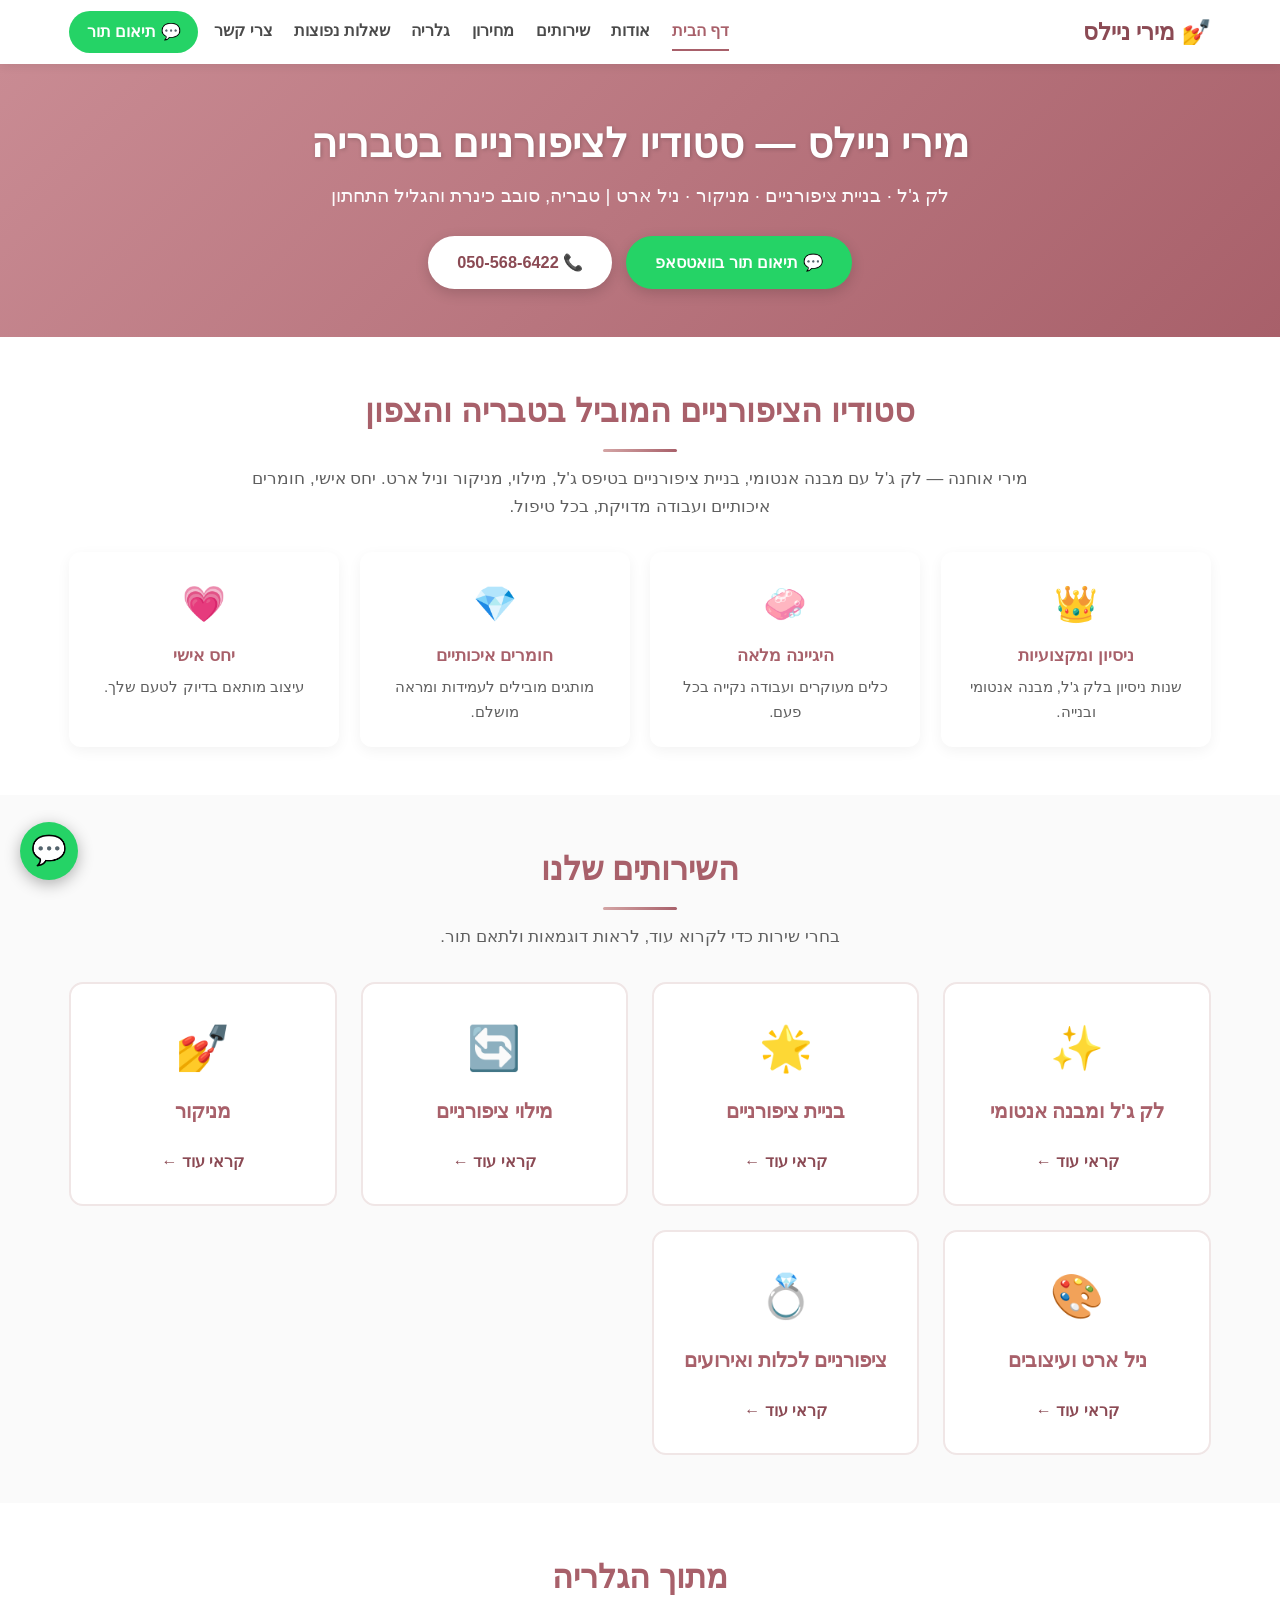
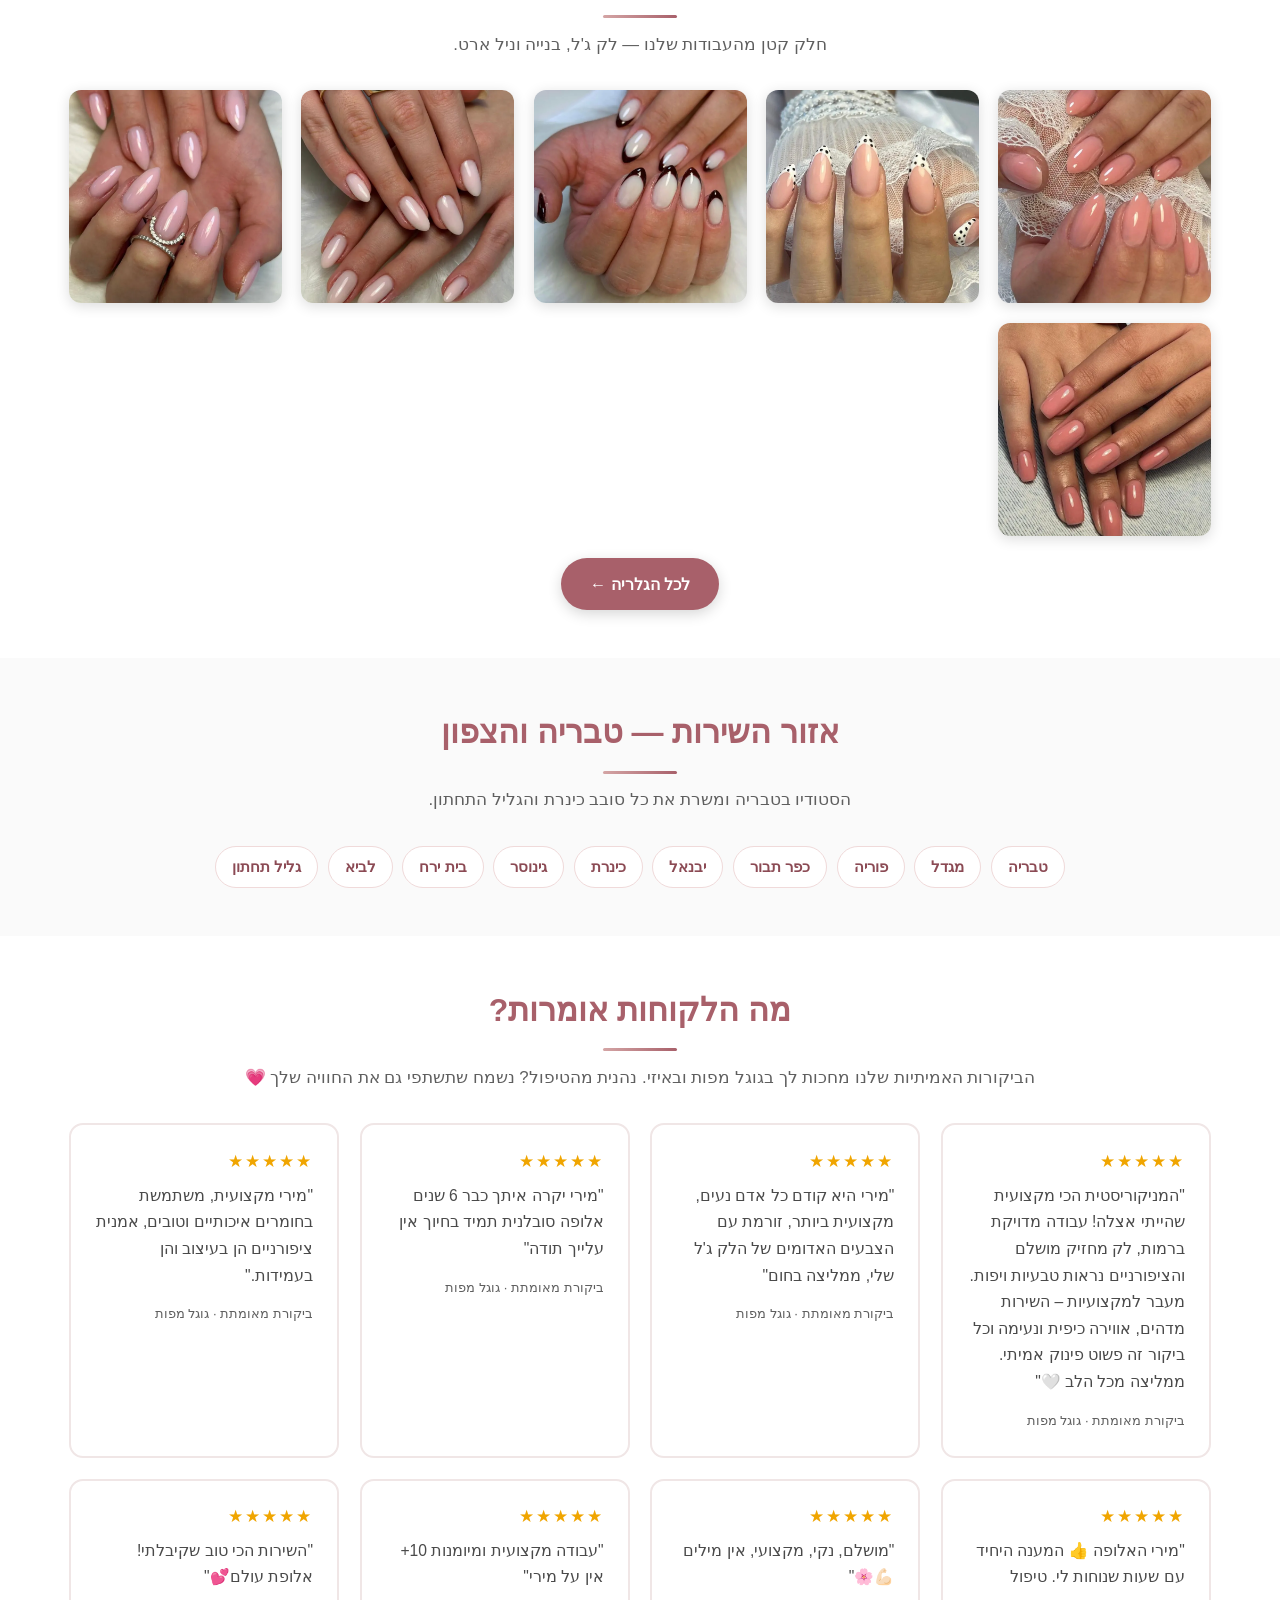
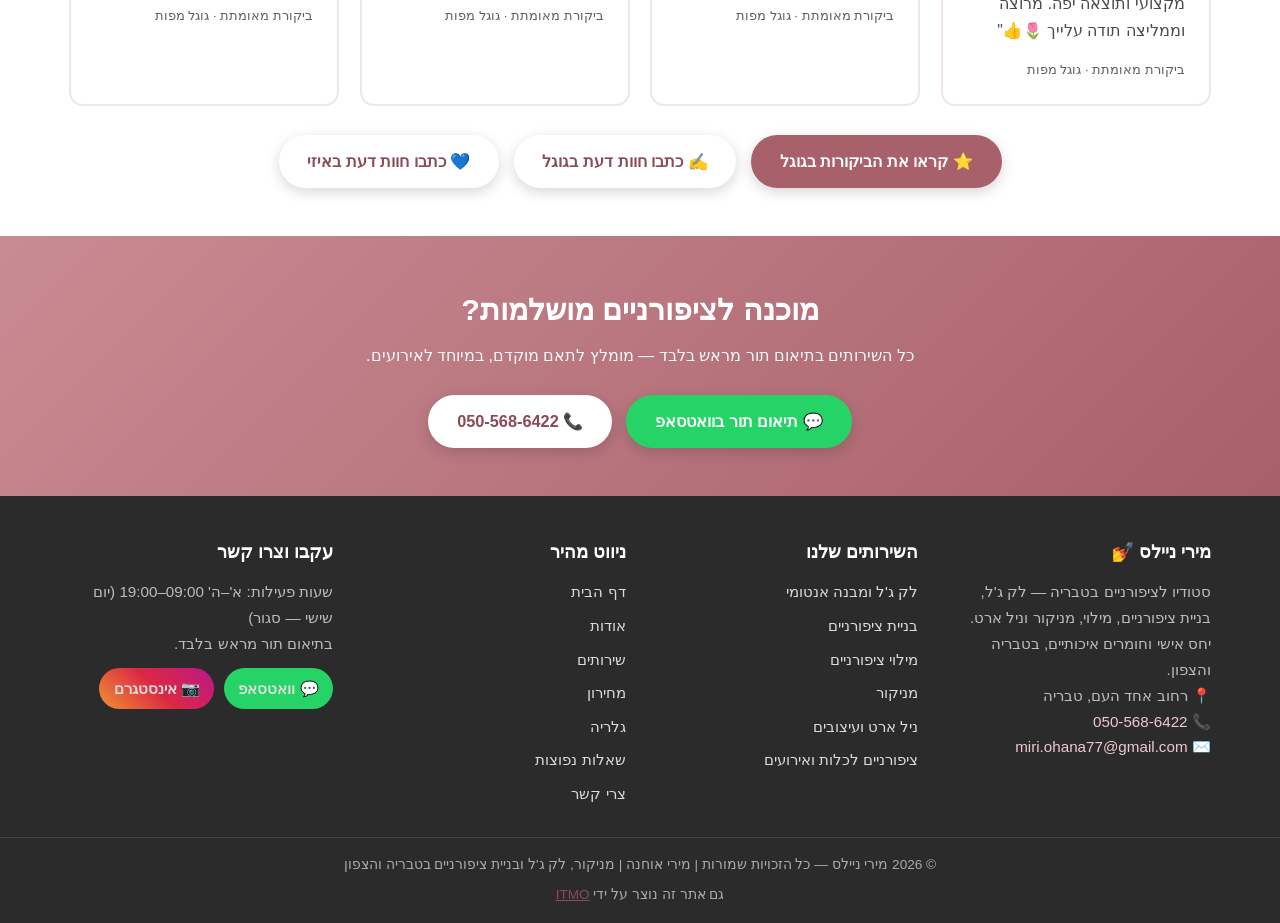
<file: index.html>
<!DOCTYPE html>
<html lang="he" dir="rtl">
<head>
<meta charset="UTF-8">
<meta name="viewport" content="width=device-width, initial-scale=1.0">
<meta name="theme-color" content="#a8606a">
<title>מירי ניילס טבריה | לק ג'ל, בניית ציפורניים ומניקור מקצועי בטבריה והצפון</title>
<meta name="description" content="מירי ניילס – סטודיו לציפורניים בטבריה. לק ג'ל עם מבנה אנטומי, בניית ציפורניים בטיפס ג'ל, מילוי, מניקור וניל ארט. יחס אישי וחומרים איכותיים. טבריה, כינרת והגליל. תור: 050-568-6422">
<meta name="keywords" content="מירי ניילס, לק ג'ל טבריה, בניית ציפורניים טבריה, מניקור טבריה, מילוי ציפורניים טבריה, ניל ארט טבריה, מבנה אנטומי, טיפס ג'ל, מירי אוחנה, סטודיו ציפורניים טבריה, לק ג'ל צפון">
<meta name="author" content="מירי אוחנה - מירי ניילס">
<meta name="robots" content="index, follow, max-image-preview:large">
<meta name="geo.region" content="IL-Z">
<meta name="geo.placename" content="טבריה">
<meta name="geo.position" content="32.7940;35.5315">
<meta name="ICBM" content="32.7940, 35.5315">
<link rel="canonical" href="https://www.miri-nails.co.il/">
<meta property="og:type" content="website">
<meta property="og:locale" content="he_IL">
<meta property="og:site_name" content="מירי ניילס">
<meta property="og:url" content="https://www.miri-nails.co.il/">
<meta property="og:title" content="מירי ניילס טבריה | לק ג'ל, בניית ציפורניים ומניקור מקצועי בטבריה והצפון">
<meta property="og:description" content="מירי ניילס – סטודיו לציפורניים בטבריה. לק ג'ל עם מבנה אנטומי, בניית ציפורניים בטיפס ג'ל, מילוי, מניקור וניל ארט. יחס אישי וחומרים איכותיים. טבריה, כינרת והגליל. תור: 050-568-6422">
<meta property="og:image" content="https://www.miri-nails.co.il/11__1_.jpeg">
<meta name="twitter:card" content="summary_large_image">
<meta name="twitter:title" content="מירי ניילס טבריה | לק ג'ל, בניית ציפורניים ומניקור מקצועי בטבריה והצפון">
<meta name="twitter:description" content="מירי ניילס – סטודיו לציפורניים בטבריה. לק ג'ל עם מבנה אנטומי, בניית ציפורניים בטיפס ג'ל, מילוי, מניקור וניל ארט. יחס אישי וחומרים איכותיים. טבריה, כינרת והגליל. תור: 050-568-6422">
<meta name="twitter:image" content="https://www.miri-nails.co.il/11__1_.jpeg">
<link rel="preconnect" href="https://www.googletagmanager.com">
<link rel="icon" href="favicon.ico" sizes="48x48">
<link rel="icon" href="favicon.svg" type="image/svg+xml">
<link rel="icon" type="image/png" sizes="32x32" href="favicon-32.png">
<link rel="apple-touch-icon" href="apple-touch-icon.png">
<link rel="stylesheet" href="style.css">
<script type="application/ld+json">
{
  "@context": "https://schema.org",
  "@type": "NailSalon",
  "@id": "https://www.miri-nails.co.il/#business",
  "name": "מירי ניילס",
  "alternateName": "Miri Nails טבריה",
  "image": "https://www.miri-nails.co.il/11__1_.jpeg",
  "logo": "https://www.miri-nails.co.il/11__1_.jpeg",
  "description": "סטודיו לציפורניים בטבריה — מניקור, לק ג'ל עם מבנה אנטומי, מילוי ובניית ציפורניים בטיפס ג'ל וניל ארט. משרת את טבריה, סובב כינרת והגליל התחתון.",
  "url": "https://www.miri-nails.co.il/",
  "telephone": "+972-50-568-6422",
  "email": "miri.ohana77@gmail.com",
  "priceRange": "₪₪",
  "currenciesAccepted": "ILS",
  "paymentAccepted": "מזומן, אשראי, ביט, העברה בנקאית",
  "inLanguage": "he",
  "openingHoursSpecification": [
    {"@type": "OpeningHoursSpecification", "dayOfWeek": ["Sunday","Monday","Tuesday","Wednesday","Thursday"], "opens": "09:00", "closes": "19:00"}
  ],
  "address": {"@type": "PostalAddress", "streetAddress": "רחוב אחד העם", "addressLocality": "טבריה", "addressRegion": "מחוז הצפון", "addressCountry": "IL"},
  "geo": {"@type": "GeoCoordinates", "latitude": 32.794, "longitude": 35.5315},
  "areaServed": [
    {"@type": "City", "name": "טבריה"},
    {"@type": "City", "name": "מגדל"},
    {"@type": "City", "name": "פוריה"},
    {"@type": "City", "name": "כפר תבור"},
    {"@type": "City", "name": "יבנאל"},
    {"@type": "AdministrativeArea", "name": "סובב כינרת"},
    {"@type": "AdministrativeArea", "name": "גליל תחתון"}
  ],
  "sameAs": ["https://www.instagram.com/miri_ohana5"],
  "founder": {"@type": "Person", "name": "מירי אוחנה"}
}
</script>
<script>
window.addEventListener('load',function(){var s=document.createElement('script');s.src='https://www.googletagmanager.com/gtag/js?id=G-24V7088SF2';s.async=true;document.head.appendChild(s);s.onload=function(){window.dataLayer=window.dataLayer||[];function gtag(){dataLayer.push(arguments);}gtag('js',new Date());gtag('config','G-24V7088SF2');};});
</script>
</head>
<body>
<a href="#main" class="skip-link">דלגו לתוכן</a>
<div class="topbar">
  <div class="wrap">
    <a href="/" class="brand">💅 מירי ניילס</a>
    <button class="navtoggle" aria-label="פתחי תפריט" aria-expanded="false" onclick="toggleNav(this)">☰</button>
    <nav class="mainnav" aria-label="ניווט ראשי">
      <ul>
        <li><a href="/" class="active" aria-current="page">דף הבית</a></li>
        <li><a href="about">אודות</a></li>
        <li><a href="services">שירותים</a></li>
        <li><a href="pricing">מחירון</a></li>
        <li><a href="gallery">גלריה</a></li>
        <li><a href="faq">שאלות נפוצות</a></li>
        <li><a href="contact">צרי קשר</a></li>
      </ul>
    </nav>
    <a href="https://wa.me/972505686422?text=%D7%94%D7%99%D7%99%20%D7%9E%D7%99%D7%A8%D7%99%2C%20%D7%90%D7%A9%D7%9E%D7%97%20%D7%9C%D7%AA%D7%90%D7%9D%20%D7%AA%D7%95%D7%A8" target="_blank" rel="noopener" class="topcta">💬 תיאום תור</a>
  </div>
</div>
<header class="hero">
  <div class="wrap">
    <h1>מירי ניילס — סטודיו לציפורניים בטבריה</h1>
    <p class="hero-sub">לק ג'ל · בניית ציפורניים · מניקור · ניל ארט | טבריה, סובב כינרת והגליל התחתון</p>
    <div class="hero-cta">
      <a href="https://wa.me/972505686422?text=%D7%94%D7%99%D7%99%20%D7%9E%D7%99%D7%A8%D7%99%2C%20%D7%90%D7%A9%D7%9E%D7%97%20%D7%9C%D7%AA%D7%90%D7%9D%20%D7%AA%D7%95%D7%A8" target="_blank" rel="noopener" class="btn wa">💬 תיאום תור בוואטסאפ</a>
      <a href="tel:0505686422" class="btn light">📞 050-568-6422</a>
    </div>
  </div>
</header>
<main id="main">
<section class="alt">
  <div class="wrap">
    <div class="sec-head"><h2>סטודיו הציפורניים המוביל בטבריה והצפון</h2>
    <p>מירי אוחנה — לק ג'ל עם מבנה אנטומי, בניית ציפורניים בטיפס ג'ל, מילוי, מניקור וניל ארט. יחס אישי, חומרים איכותיים ועבודה מדויקת, בכל טיפול.</p></div>
    <div class="why-grid">
      <div class="why"><div class="ic">👑</div><h3>ניסיון ומקצועיות</h3><p>שנות ניסיון בלק ג'ל, מבנה אנטומי ובנייה.</p></div>
      <div class="why"><div class="ic">🧼</div><h3>היגיינה מלאה</h3><p>כלים מעוקרים ועבודה נקייה בכל פעם.</p></div>
      <div class="why"><div class="ic">💎</div><h3>חומרים איכותיים</h3><p>מותגים מובילים לעמידות ומראה מושלם.</p></div>
      <div class="why"><div class="ic">💗</div><h3>יחס אישי</h3><p>עיצוב מותאם בדיוק לטעם שלך.</p></div>
    </div>
  </div>
</section>
<section>
  <div class="wrap">
    <div class="sec-head"><h2>השירותים שלנו</h2><p>בחרי שירות כדי לקרוא עוד, לראות דוגמאות ולתאם תור.</p></div>
    <div class="grid">
      <a class="card" href="lak-gel"><div class="ic">✨</div><h3>לק ג'ל ומבנה אנטומי</h3><span class="more">קראי עוד ←</span></a>
      <a class="card" href="nail-building"><div class="ic">🌟</div><h3>בניית ציפורניים</h3><span class="more">קראי עוד ←</span></a>
      <a class="card" href="fill"><div class="ic">🔄</div><h3>מילוי ציפורניים</h3><span class="more">קראי עוד ←</span></a>
      <a class="card" href="manicure"><div class="ic">💅</div><h3>מניקור</h3><span class="more">קראי עוד ←</span></a>
      <a class="card" href="nail-art"><div class="ic">🎨</div><h3>ניל ארט ועיצובים</h3><span class="more">קראי עוד ←</span></a>
      <a class="card" href="events"><div class="ic">💍</div><h3>ציפורניים לכלות ואירועים</h3><span class="more">קראי עוד ←</span></a>
    </div>
  </div>
</section>
<section class="alt">
  <div class="wrap">
    <div class="sec-head"><h2>מתוך הגלריה</h2><p>חלק קטן מהעבודות שלנו — לק ג'ל, בנייה וניל ארט.</p></div>
    <div class="gallery">
      <div class="gitem"><picture><source srcset="11__1_.webp" type="image/webp"><img src="11__1_.jpeg" alt="לק ג'ל ורוד עדין — מירי ניילס טבריה" loading="eager" fetchpriority="high" width="736" height="906" decoding="async"></picture></div>
      <div class="gitem"><picture><source srcset="11__2_.webp" type="image/webp"><img src="11__2_.jpeg" alt="ניל ארט נקודות שחור לבן — מירי ניילס טבריה" loading="lazy" width="736" height="874" decoding="async"></picture></div>
      <div class="gitem"><picture><source srcset="11__3_.webp" type="image/webp"><img src="11__3_.jpeg" alt="מניקור פראנץ' לבן — בניית ציפורניים טבריה" loading="lazy" width="736" height="910" decoding="async"></picture></div>
      <div class="gitem"><picture><source srcset="11__4_.webp" type="image/webp"><img src="11__4_.jpeg" alt="לק ג'ל ורוד קלאסי — מירי אוחנה טבריה" loading="lazy" width="736" height="917" decoding="async"></picture></div>
      <div class="gitem"><picture><source srcset="11__6_.webp" type="image/webp"><img src="11__6_.jpeg" alt="לק ג'ל ורוד אלגנטי — טיפס ג'ל טבריה" loading="lazy" width="736" height="922" decoding="async"></picture></div>
      <div class="gitem"><picture><source srcset="22__4_.webp" type="image/webp"><img src="22__4_.jpeg" alt="לק ג'ל שחור עם מבנה אנטומי — טבריה" loading="lazy" width="736" height="924" decoding="async"></picture></div>
    </div>
    <p class="center" style="margin-top:1.4rem"><a class="btn rose" href="gallery">לכל הגלריה ←</a></p>
  </div>
</section>
<section>
  <div class="wrap center">
    <div class="sec-head"><h2>אזור השירות — טבריה והצפון</h2><p>הסטודיו בטבריה ומשרת את כל סובב כינרת והגליל התחתון.</p></div>
    <div class="tags"><span class="tag">טבריה</span><span class="tag">מגדל</span><span class="tag">פוריה</span><span class="tag">כפר תבור</span><span class="tag">יבנאל</span><span class="tag">כינרת</span><span class="tag">גינוסר</span><span class="tag">בית ירח</span><span class="tag">לביא</span><span class="tag">גליל תחתון</span></div>
  </div>
</section>
<section class="alt" id="reviews">
  <div class="wrap center">
    <div class="sec-head"><h2>מה הלקוחות אומרות?</h2><p>הביקורות האמיתיות שלנו מחכות לך בגוגל מפות ובאיזי. נהנית מהטיפול? נשמח שתשתפי גם את החוויה שלך 💗</p></div>
    <div class="reviews-grid" id="review-cards">
      <div class="review-card"><div class="review-stars" aria-label="5 כוכבים">★★★★★</div><p>"המניקוריסטית הכי מקצועית שהייתי אצלה! עבודה מדויקת ברמות, לק מחזיק מושלם והציפורניים נראות טבעיות ויפות. מעבר למקצועיות – השירות מדהים, אווירה כיפית ונעימה וכל ביקור זה פשוט פינוק אמיתי. ממליצה מכל הלב 🤍"</p><span class="rsrc">ביקורת מאומתת · גוגל מפות</span></div>
      <div class="review-card"><div class="review-stars" aria-label="5 כוכבים">★★★★★</div><p>"מירי היא קודם כל אדם נעים, מקצועית ביותר, זורמת עם הצבעים האדומים של הלק ג'ל שלי, ממליצה בחום"</p><span class="rsrc">ביקורת מאומתת · גוגל מפות</span></div>
      <div class="review-card"><div class="review-stars" aria-label="5 כוכבים">★★★★★</div><p>"מירי יקרה איתך כבר 6 שנים אלופה סובלנית תמיד בחיוך אין עלייך תודה"</p><span class="rsrc">ביקורת מאומתת · גוגל מפות</span></div>
      <div class="review-card"><div class="review-stars" aria-label="5 כוכבים">★★★★★</div><p>"מירי מקצועית, משתמשת בחומרים איכותיים וטובים, אמנית ציפורניים הן בעיצוב והן בעמידות."</p><span class="rsrc">ביקורת מאומתת · גוגל מפות</span></div>
      <div class="review-card"><div class="review-stars" aria-label="5 כוכבים">★★★★★</div><p>"מירי האלופה 👍 המענה היחיד עם שעות שנוחות לי. טיפול מקצועי ותוצאה יפה. מרוצה וממליצה תודה עלייך 🌷👍"</p><span class="rsrc">ביקורת מאומתת · גוגל מפות</span></div>
      <div class="review-card"><div class="review-stars" aria-label="5 כוכבים">★★★★★</div><p>"מושלם, נקי, מקצועי, אין מילים 💪🏻🌸"</p><span class="rsrc">ביקורת מאומתת · גוגל מפות</span></div>
      <div class="review-card"><div class="review-stars" aria-label="5 כוכבים">★★★★★</div><p>"עבודה מקצועית ומיומנות 10+ אין על מירי"</p><span class="rsrc">ביקורת מאומתת · גוגל מפות</span></div>
      <div class="review-card"><div class="review-stars" aria-label="5 כוכבים">★★★★★</div><p>"השירות הכי טוב שקיבלתי! אלופת עולם💕"</p><span class="rsrc">ביקורת מאומתת · גוגל מפות</span></div>
    </div>
    <div class="hero-cta">
      <a class="btn rose" href="https://share.google/836KP0abVUtYQL7F0" target="_blank" rel="noopener">⭐ קראו את הביקורות בגוגל</a>
      <a class="btn light" href="https://g.page/r/CbZk5v5qaV1TEBM/review" target="_blank" rel="noopener">✍️ כתבו חוות דעת בגוגל</a>
      <a class="btn light" href="https://easy.co.il/page/10104841" target="_blank" rel="noopener">💙 כתבו חוות דעת באיזי</a>
    </div>
  </div>
</section>
<section class="band">
  <div class="wrap center">
    <h2>מוכנה לציפורניים מושלמות?</h2>
    <p>כל השירותים בתיאום תור מראש בלבד — מומלץ לתאם מוקדם, במיוחד לאירועים.</p>
    <div class="hero-cta">
      <a href="https://wa.me/972505686422?text=%D7%94%D7%99%D7%99%20%D7%9E%D7%99%D7%A8%D7%99%2C%20%D7%90%D7%A9%D7%9E%D7%97%20%D7%9C%D7%AA%D7%90%D7%9D%20%D7%AA%D7%95%D7%A8" target="_blank" rel="noopener" class="btn wa">💬 תיאום תור בוואטסאפ</a>
      <a href="tel:0505686422" class="btn light">📞 050-568-6422</a>
    </div>
  </div>
</section>
</main>
<footer>
  <div class="footer-grid">
    <div class="footer-col">
      <h3>מירי ניילס 💅</h3>
      <p>סטודיו לציפורניים בטבריה — לק ג'ל, בניית ציפורניים, מילוי, מניקור וניל ארט. יחס אישי וחומרים איכותיים, בטבריה והצפון.</p>
      <p class="footer-nap">📍 רחוב אחד העם, טבריה<br>📞 <a href="tel:0505686422">050-568-6422</a><br>✉️ <a href="mailto:miri.ohana77@gmail.com">miri.ohana77@gmail.com</a></p>
    </div>
    <div class="footer-col">
      <h3>השירותים שלנו</h3>
      <ul>
          <li><a href="lak-gel">לק ג'ל ומבנה אנטומי</a></li>
          <li><a href="nail-building">בניית ציפורניים</a></li>
          <li><a href="fill">מילוי ציפורניים</a></li>
          <li><a href="manicure">מניקור</a></li>
          <li><a href="nail-art">ניל ארט ועיצובים</a></li>
          <li><a href="events">ציפורניים לכלות ואירועים</a></li>
      </ul>
    </div>
    <div class="footer-col">
      <h3>ניווט מהיר</h3>
      <ul>
          <li><a href="/">דף הבית</a></li>
          <li><a href="about">אודות</a></li>
          <li><a href="services">שירותים</a></li>
          <li><a href="pricing">מחירון</a></li>
          <li><a href="gallery">גלריה</a></li>
          <li><a href="faq">שאלות נפוצות</a></li>
          <li><a href="contact">צרי קשר</a></li>
      </ul>
    </div>
    <div class="footer-col">
      <h3>עקבו וצרו קשר</h3>
      <p>שעות פעילות: א'–ה' 09:00–19:00 (יום שישי — סגור)<br>בתיאום תור מראש בלבד.</p>
      <div class="footer-social">
        <a href="https://wa.me/972505686422?text=%D7%94%D7%99%D7%99%20%D7%9E%D7%99%D7%A8%D7%99%2C%20%D7%90%D7%A9%D7%9E%D7%97%20%D7%9C%D7%AA%D7%90%D7%9D%20%D7%AA%D7%95%D7%A8" target="_blank" rel="noopener" class="fbtn wa">💬 וואטסאפ</a>
        <a href="https://www.instagram.com/miri_ohana5" target="_blank" rel="noopener" class="fbtn ig">📷 אינסטגרם</a>
      </div>
    </div>
  </div>
  <div class="footer-bottom">
    <p>&copy; 2026 מירי ניילס — כל הזכויות שמורות | מירי אוחנה | מניקור, לק ג'ל ובניית ציפורניים בטבריה והצפון</p>
    <p style="margin-top:.5rem">גם אתר זה נוצר על ידי <a href="https://www.itmo.co.il/" target="_blank" rel="noopener">ITMO</a></p>
  </div>
</footer>
<a href="https://wa.me/972505686422?text=%D7%94%D7%99%D7%99%20%D7%9E%D7%99%D7%A8%D7%99%2C%20%D7%90%D7%A9%D7%9E%D7%97%20%D7%9C%D7%AA%D7%90%D7%9D%20%D7%AA%D7%95%D7%A8" target="_blank" rel="noopener" class="float-wa" aria-label="תיאום תור בוואטסאפ">💬</a>
<script src="script.js" defer></script>
</body>
</html>
</file>
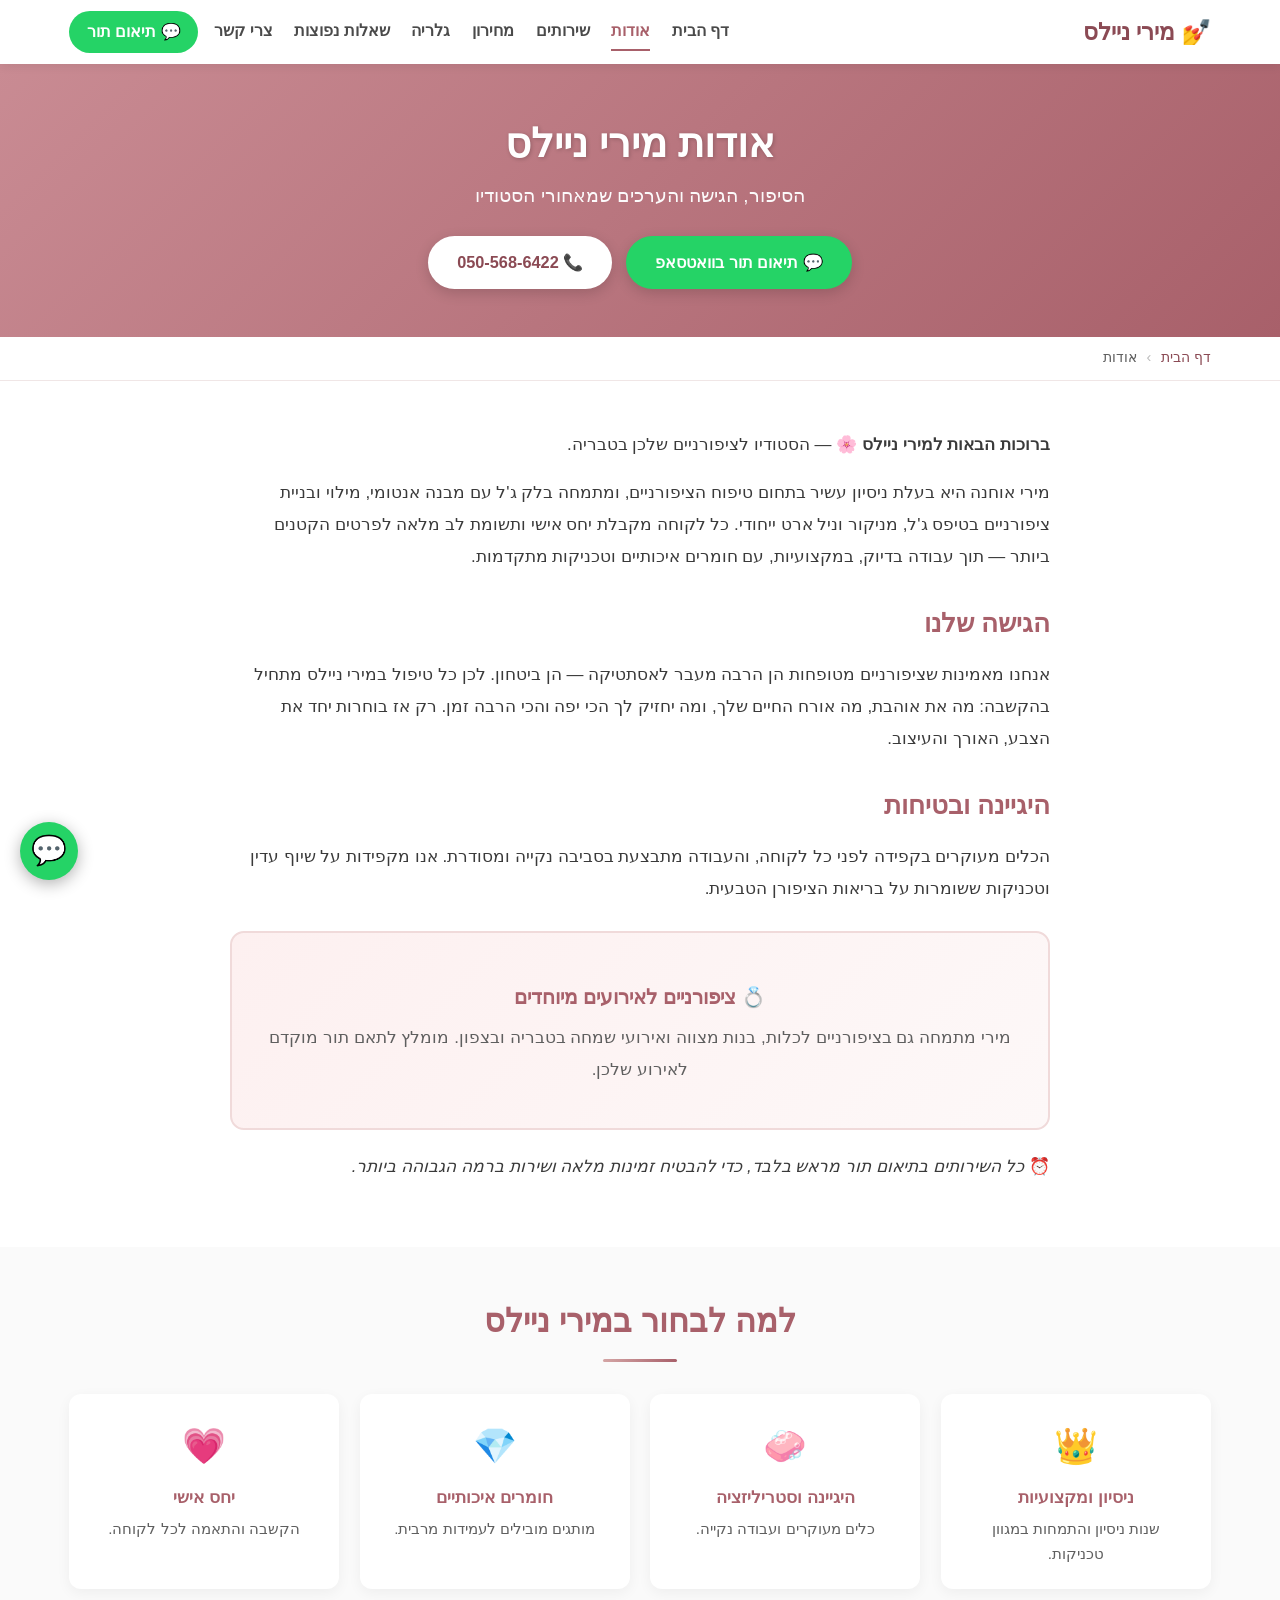
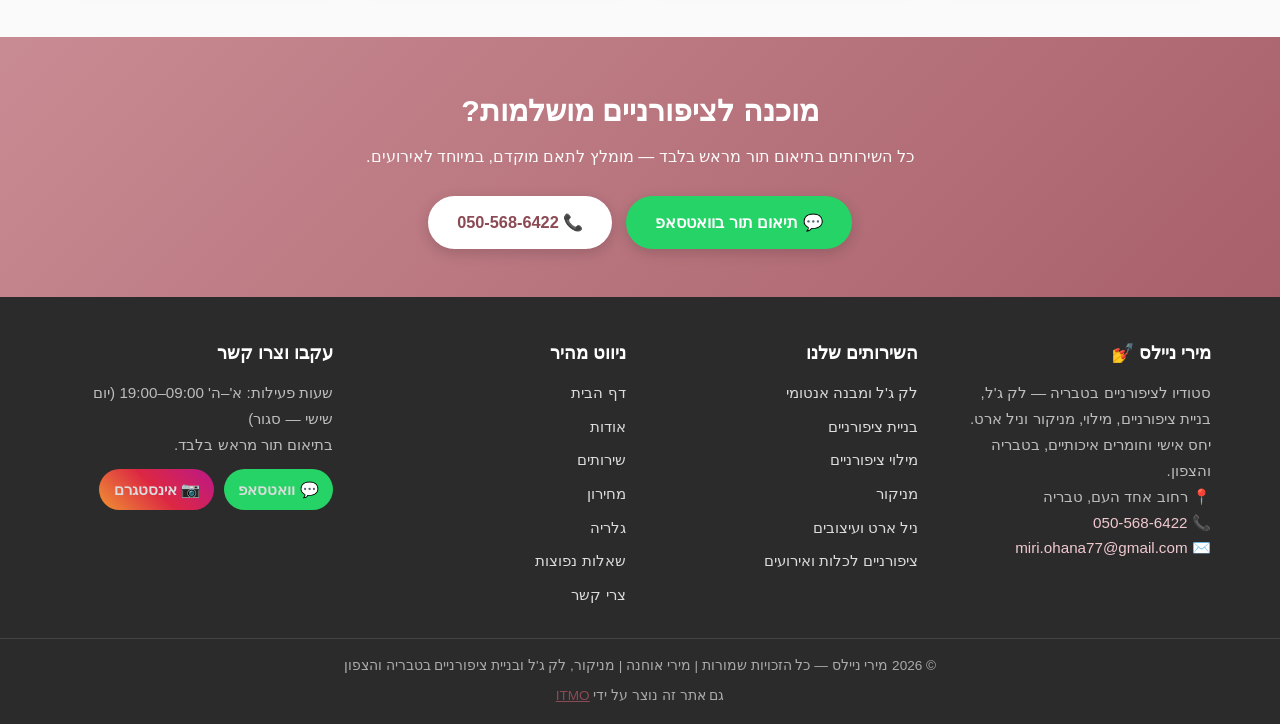
<file: about.html>
<!DOCTYPE html>
<html lang="he" dir="rtl">
<head>
<meta charset="UTF-8">
<meta name="viewport" content="width=device-width, initial-scale=1.0">
<meta name="theme-color" content="#a8606a">
<title>אודות מירי ניילס | סטודיו לציפורניים בטבריה — מירי אוחנה</title>
<meta name="description" content="הכירו את מירי אוחנה ואת סטודיו מירי ניילס בטבריה. ניסיון עשיר בלק ג'ל, מבנה אנטומי, בניית ציפורניים וניל ארט. יחס אישי, היגיינה מלאה וחומרים איכותיים.">
<meta name="keywords" content="אודות מירי ניילס, מירי אוחנה, סטודיו ציפורניים טבריה, מניקוריסטית טבריה, לק ג'ל טבריה">
<meta name="author" content="מירי אוחנה - מירי ניילס">
<meta name="robots" content="index, follow, max-image-preview:large">
<meta name="geo.region" content="IL-Z">
<meta name="geo.placename" content="טבריה">
<meta name="geo.position" content="32.7940;35.5315">
<meta name="ICBM" content="32.7940, 35.5315">
<link rel="canonical" href="https://www.miri-nails.co.il/about">
<meta property="og:type" content="website">
<meta property="og:locale" content="he_IL">
<meta property="og:site_name" content="מירי ניילס">
<meta property="og:url" content="https://www.miri-nails.co.il/about">
<meta property="og:title" content="אודות מירי ניילס | סטודיו לציפורניים בטבריה — מירי אוחנה">
<meta property="og:description" content="הכירו את מירי אוחנה ואת סטודיו מירי ניילס בטבריה. ניסיון עשיר בלק ג'ל, מבנה אנטומי, בניית ציפורניים וניל ארט.">
<meta property="og:image" content="https://www.miri-nails.co.il/11__1_.jpeg">
<meta name="twitter:card" content="summary_large_image">
<meta name="twitter:title" content="אודות מירי ניילס | סטודיו לציפורניים בטבריה">
<meta name="twitter:description" content="הכירו את מירי אוחנה ואת סטודיו מירי ניילס בטבריה.">
<meta name="twitter:image" content="https://www.miri-nails.co.il/11__1_.jpeg">
<link rel="preconnect" href="https://www.googletagmanager.com">
<link rel="icon" href="favicon.ico" sizes="48x48">
<link rel="icon" href="favicon.svg" type="image/svg+xml">
<link rel="icon" type="image/png" sizes="32x32" href="favicon-32.png">
<link rel="apple-touch-icon" href="apple-touch-icon.png">
<link rel="stylesheet" href="style.css">
<script type="application/ld+json">
{
  "@context": "https://schema.org",
  "@type": "NailSalon",
  "@id": "https://www.miri-nails.co.il/#business",
  "name": "מירי ניילס",
  "image": "https://www.miri-nails.co.il/11__1_.jpeg",
  "description": "סטודיו לציפורניים בטבריה — מניקור, לק ג'ל עם מבנה אנטומי, מילוי ובניית ציפורניים בטיפס ג'ל וניל ארט.",
  "url": "https://www.miri-nails.co.il/",
  "telephone": "+972-50-568-6422",
  "address": {"@type": "PostalAddress", "streetAddress": "רחוב אחד העם", "addressLocality": "טבריה", "addressRegion": "מחוז הצפון", "addressCountry": "IL"},
  "sameAs": ["https://www.instagram.com/miri_ohana5"],
  "founder": {"@type": "Person", "name": "מירי אוחנה"}
}
</script>
<script type="application/ld+json">
{
  "@context": "https://schema.org",
  "@type": "BreadcrumbList",
  "itemListElement": [
    {"@type": "ListItem", "position": 1, "name": "דף הבית", "item": "https://www.miri-nails.co.il/"},
    {"@type": "ListItem", "position": 2, "name": "אודות", "item": "https://www.miri-nails.co.il/about"}
  ]
}
</script>
<script>
window.addEventListener('load',function(){var s=document.createElement('script');s.src='https://www.googletagmanager.com/gtag/js?id=G-24V7088SF2';s.async=true;document.head.appendChild(s);s.onload=function(){window.dataLayer=window.dataLayer||[];function gtag(){dataLayer.push(arguments);}gtag('js',new Date());gtag('config','G-24V7088SF2');};});
</script>
</head>
<body>
<a href="#main" class="skip-link">דלגו לתוכן</a>
<div class="topbar">
  <div class="wrap">
    <a href="/" class="brand">💅 מירי ניילס</a>
    <button class="navtoggle" aria-label="פתחי תפריט" aria-expanded="false" onclick="toggleNav(this)">☰</button>
    <nav class="mainnav" aria-label="ניווט ראשי">
      <ul>
        <li><a href="/">דף הבית</a></li>
        <li><a href="about" class="active" aria-current="page">אודות</a></li>
        <li><a href="services">שירותים</a></li>
        <li><a href="pricing">מחירון</a></li>
        <li><a href="gallery">גלריה</a></li>
        <li><a href="faq">שאלות נפוצות</a></li>
        <li><a href="contact">צרי קשר</a></li>
      </ul>
    </nav>
    <a href="https://wa.me/972505686422?text=%D7%94%D7%99%D7%99%20%D7%9E%D7%99%D7%A8%D7%99%2C%20%D7%90%D7%A9%D7%9E%D7%97%20%D7%9C%D7%AA%D7%90%D7%9D%20%D7%AA%D7%95%D7%A8" target="_blank" rel="noopener" class="topcta">💬 תיאום תור</a>
  </div>
</div>
<header class="hero">
  <div class="wrap">
    <h1>אודות מירי ניילס</h1>
    <p class="hero-sub">הסיפור, הגישה והערכים שמאחורי הסטודיו</p>
    <div class="hero-cta">
      <a href="https://wa.me/972505686422?text=%D7%94%D7%99%D7%99%20%D7%9E%D7%99%D7%A8%D7%99%2C%20%D7%90%D7%A9%D7%9E%D7%97%20%D7%9C%D7%AA%D7%90%D7%9D%20%D7%AA%D7%95%D7%A8" target="_blank" rel="noopener" class="btn wa">💬 תיאום תור בוואטסאפ</a>
      <a href="tel:0505686422" class="btn light">📞 050-568-6422</a>
    </div>
  </div>
</header>
<nav class="breadcrumb" aria-label="מיקום בעמוד"><div class="wrap"><a href="/">דף הבית</a> <span class="sep">›</span> <span>אודות</span></div></nav>
<main id="main">
<section class="alt"><div class="wrap"><div class="prose">
  <p><strong>ברוכות הבאות למירי ניילס 🌸</strong> — הסטודיו לציפורניים שלכן בטבריה.</p>
  <p>מירי אוחנה היא בעלת ניסיון עשיר בתחום טיפוח הציפורניים, ומתמחה בלק ג'ל עם מבנה אנטומי, מילוי ובניית ציפורניים בטיפס ג'ל, מניקור וניל ארט ייחודי. כל לקוחה מקבלת יחס אישי ותשומת לב מלאה לפרטים הקטנים ביותר — תוך עבודה בדיוק, במקצועיות, עם חומרים איכותיים וטכניקות מתקדמות.</p>
  <h2>הגישה שלנו</h2>
  <p>אנחנו מאמינות שציפורניים מטופחות הן הרבה מעבר לאסתטיקה — הן ביטחון. לכן כל טיפול במירי ניילס מתחיל בהקשבה: מה את אוהבת, מה אורח החיים שלך, ומה יחזיק לך הכי יפה והכי הרבה זמן. רק אז בוחרות יחד את הצבע, האורך והעיצוב.</p>
  <h2>היגיינה ובטיחות</h2>
  <p>הכלים מעוקרים בקפידה לפני כל לקוחה, והעבודה מתבצעת בסביבה נקייה ומסודרת. אנו מקפידות על שיוף עדין וטכניקות ששומרות על בריאות הציפורן הטבעית.</p>
  <div class="highlight">
    <h3>💍 ציפורניים לאירועים מיוחדים</h3>
    <p>מירי מתמחה גם בציפורניים לכלות, בנות מצווה ואירועי שמחה בטבריה ובצפון. מומלץ לתאם תור מוקדם לאירוע שלכן.</p>
  </div>
  <p style="margin-top:1.3rem">⏰ <em>כל השירותים בתיאום תור מראש בלבד, כדי להבטיח זמינות מלאה ושירות ברמה הגבוהה ביותר.</em></p>
</div></div></section>
<section><div class="wrap"><div class="sec-head"><h2>למה לבחור במירי ניילס</h2></div>
  <div class="why-grid">
    <div class="why"><div class="ic">👑</div><h3>ניסיון ומקצועיות</h3><p>שנות ניסיון והתמחות במגוון טכניקות.</p></div>
    <div class="why"><div class="ic">🧼</div><h3>היגיינה וסטריליזציה</h3><p>כלים מעוקרים ועבודה נקייה.</p></div>
    <div class="why"><div class="ic">💎</div><h3>חומרים איכותיים</h3><p>מותגים מובילים לעמידות מרבית.</p></div>
    <div class="why"><div class="ic">💗</div><h3>יחס אישי</h3><p>הקשבה והתאמה לכל לקוחה.</p></div>
  </div>
</div></section>
<section class="band">
  <div class="wrap center">
    <h2>מוכנה לציפורניים מושלמות?</h2>
    <p>כל השירותים בתיאום תור מראש בלבד — מומלץ לתאם מוקדם, במיוחד לאירועים.</p>
    <div class="hero-cta">
      <a href="https://wa.me/972505686422?text=%D7%94%D7%99%D7%99%20%D7%9E%D7%99%D7%A8%D7%99%2C%20%D7%90%D7%A9%D7%9E%D7%97%20%D7%9C%D7%AA%D7%90%D7%9D%20%D7%AA%D7%95%D7%A8" target="_blank" rel="noopener" class="btn wa">💬 תיאום תור בוואטסאפ</a>
      <a href="tel:0505686422" class="btn light">📞 050-568-6422</a>
    </div>
  </div>
</section>
</main>
<footer>
  <div class="footer-grid">
    <div class="footer-col">
      <h3>מירי ניילס 💅</h3>
      <p>סטודיו לציפורניים בטבריה — לק ג'ל, בניית ציפורניים, מילוי, מניקור וניל ארט. יחס אישי וחומרים איכותיים, בטבריה והצפון.</p>
      <p class="footer-nap">📍 רחוב אחד העם, טבריה<br>📞 <a href="tel:0505686422">050-568-6422</a><br>✉️ <a href="mailto:miri.ohana77@gmail.com">miri.ohana77@gmail.com</a></p>
    </div>
    <div class="footer-col">
      <h3>השירותים שלנו</h3>
      <ul>
          <li><a href="lak-gel">לק ג'ל ומבנה אנטומי</a></li>
          <li><a href="nail-building">בניית ציפורניים</a></li>
          <li><a href="fill">מילוי ציפורניים</a></li>
          <li><a href="manicure">מניקור</a></li>
          <li><a href="nail-art">ניל ארט ועיצובים</a></li>
          <li><a href="events">ציפורניים לכלות ואירועים</a></li>
      </ul>
    </div>
    <div class="footer-col">
      <h3>ניווט מהיר</h3>
      <ul>
          <li><a href="/">דף הבית</a></li>
          <li><a href="about">אודות</a></li>
          <li><a href="services">שירותים</a></li>
          <li><a href="pricing">מחירון</a></li>
          <li><a href="gallery">גלריה</a></li>
          <li><a href="faq">שאלות נפוצות</a></li>
          <li><a href="contact">צרי קשר</a></li>
      </ul>
    </div>
    <div class="footer-col">
      <h3>עקבו וצרו קשר</h3>
      <p>שעות פעילות: א'–ה' 09:00–19:00 (יום שישי — סגור)<br>בתיאום תור מראש בלבד.</p>
      <div class="footer-social">
        <a href="https://wa.me/972505686422?text=%D7%94%D7%99%D7%99%20%D7%9E%D7%99%D7%A8%D7%99%2C%20%D7%90%D7%A9%D7%9E%D7%97%20%D7%9C%D7%AA%D7%90%D7%9D%20%D7%AA%D7%95%D7%A8" target="_blank" rel="noopener" class="fbtn wa">💬 וואטסאפ</a>
        <a href="https://www.instagram.com/miri_ohana5" target="_blank" rel="noopener" class="fbtn ig">📷 אינסטגרם</a>
      </div>
    </div>
  </div>
  <div class="footer-bottom">
    <p>&copy; 2026 מירי ניילס — כל הזכויות שמורות | מירי אוחנה | מניקור, לק ג'ל ובניית ציפורניים בטבריה והצפון</p>
    <p style="margin-top:.5rem">גם אתר זה נוצר על ידי <a href="https://www.itmo.co.il/" target="_blank" rel="noopener">ITMO</a></p>
  </div>
</footer>
<a href="https://wa.me/972505686422?text=%D7%94%D7%99%D7%99%20%D7%9E%D7%99%D7%A8%D7%99%2C%20%D7%90%D7%A9%D7%9E%D7%97%20%D7%9C%D7%AA%D7%90%D7%9D%20%D7%AA%D7%95%D7%A8" target="_blank" rel="noopener" class="float-wa" aria-label="תיאום תור בוואטסאפ">💬</a>
<script src="script.js" defer></script>
</body>
</html>
</file>
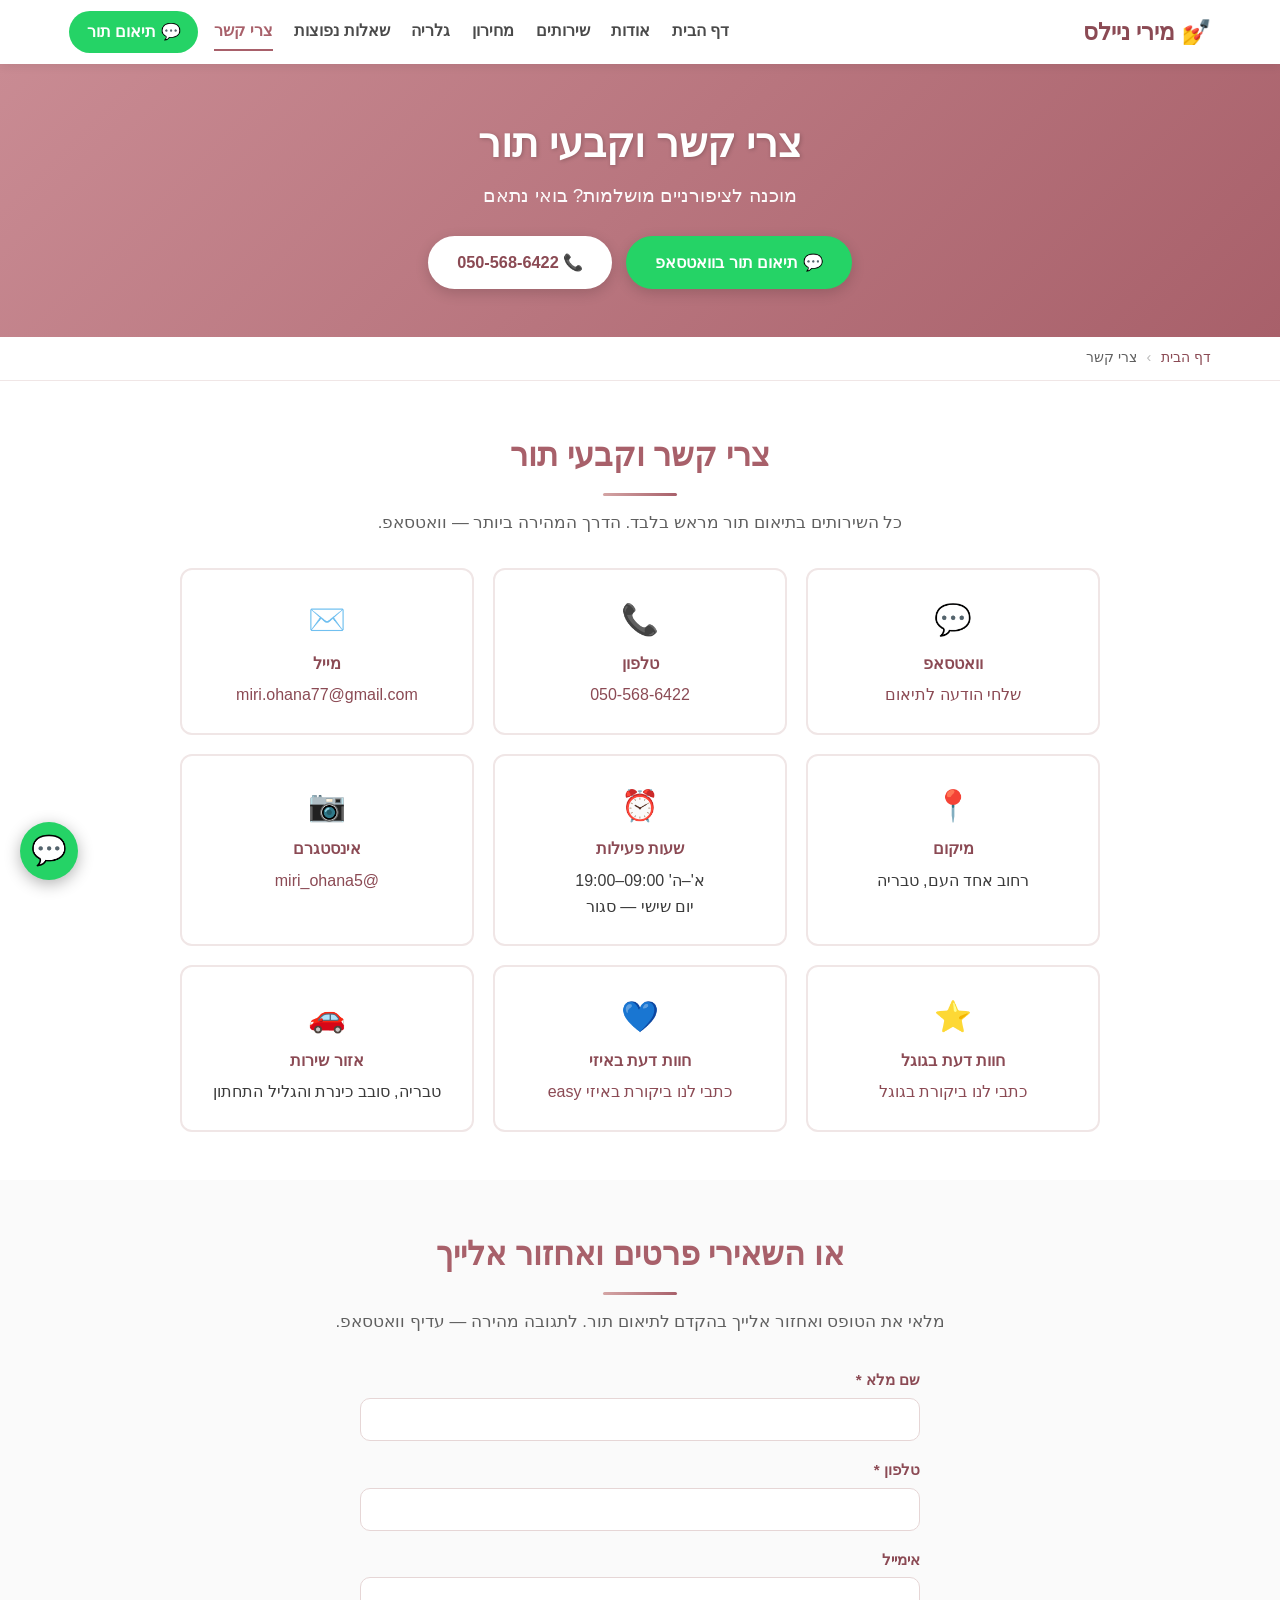
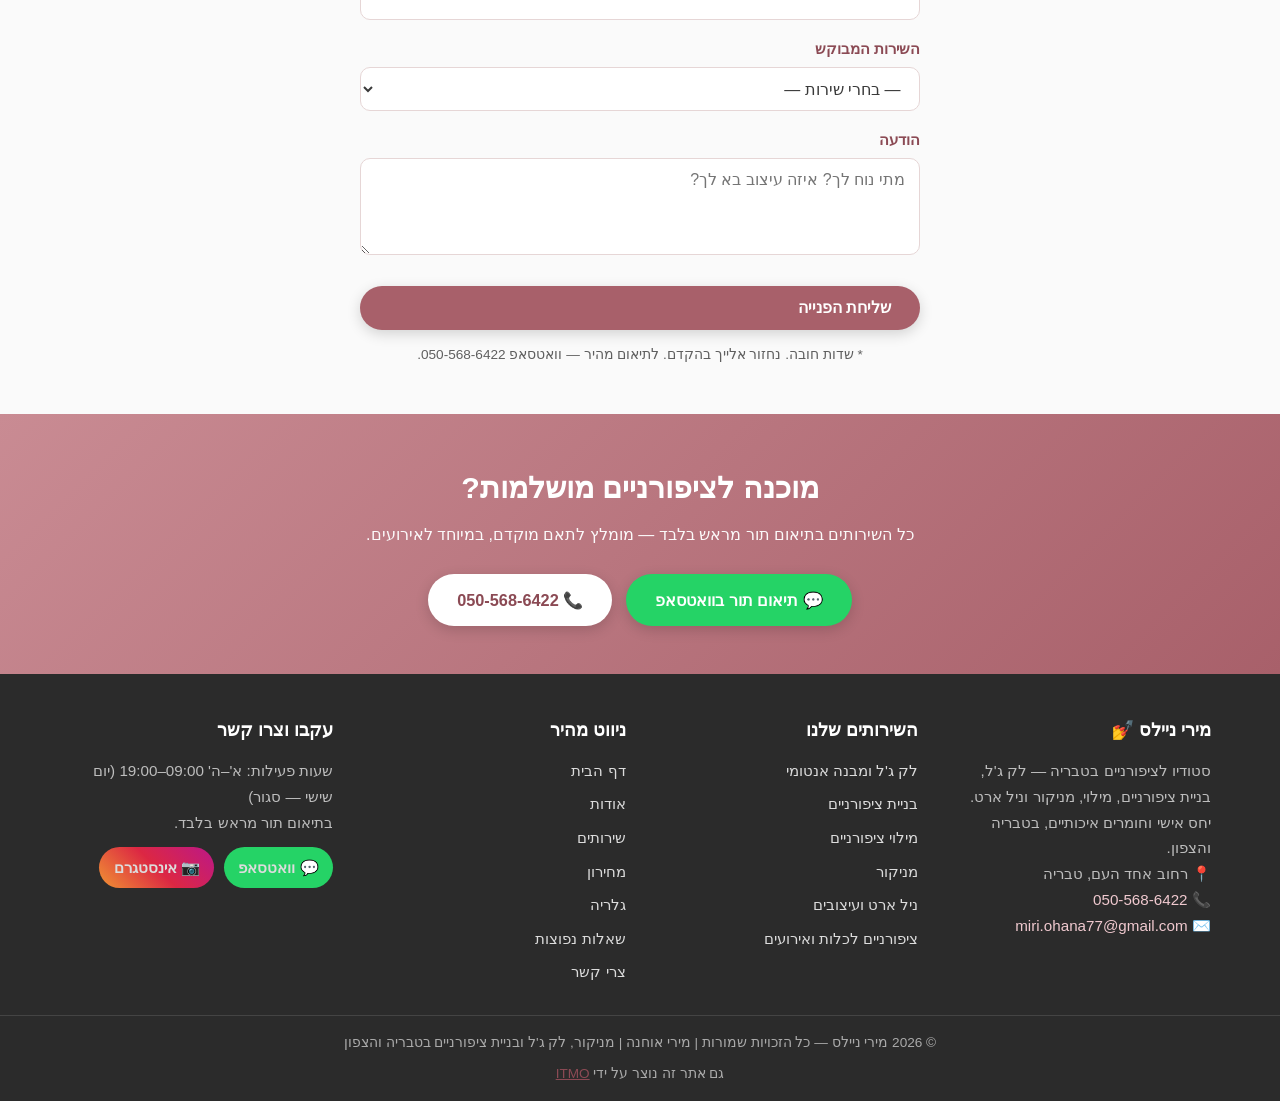
<file: contact.html>
<!DOCTYPE html>
<html lang="he" dir="rtl">
<head>
<meta charset="UTF-8">
<meta name="viewport" content="width=device-width, initial-scale=1.0">
<meta name="theme-color" content="#a8606a">
<title>צרי קשר וקבעי תור | מירי ניילס טבריה — 050-568-6422</title>
<meta name="description" content="תיאום תור למירי ניילס בטבריה: וואטסאפ 050-568-6422, רחוב אחד העם טבריה. שעות פעילות א'–ה' 09:00–19:00, ו' 09:00–13:00. כל השירותים בתיאום מראש.">
<meta name="keywords" content="צור קשר מירי ניילס, תיאום תור ציפורניים טבריה, טלפון מירי ניילס, כתובת מירי ניילס טבריה">
<meta name="author" content="מירי אוחנה - מירי ניילס">
<meta name="robots" content="index, follow, max-image-preview:large">
<meta name="geo.region" content="IL-Z">
<meta name="geo.placename" content="טבריה">
<meta name="geo.position" content="32.7940;35.5315">
<meta name="ICBM" content="32.7940, 35.5315">
<link rel="canonical" href="https://www.miri-nails.co.il/contact">
<meta property="og:type" content="website">
<meta property="og:locale" content="he_IL">
<meta property="og:site_name" content="מירי ניילס">
<meta property="og:url" content="https://www.miri-nails.co.il/contact">
<meta property="og:title" content="צרי קשר וקבעי תור | מירי ניילס טבריה">
<meta property="og:description" content="תיאום תור בוואטסאפ 050-568-6422, רחוב אחד העם טבריה.">
<meta property="og:image" content="https://www.miri-nails.co.il/11__1_.jpeg">
<meta name="twitter:card" content="summary_large_image">
<meta name="twitter:title" content="צרי קשר וקבעי תור | מירי ניילס טבריה">
<meta name="twitter:description" content="תיאום תור בוואטסאפ 050-568-6422.">
<meta name="twitter:image" content="https://www.miri-nails.co.il/11__1_.jpeg">
<link rel="preconnect" href="https://www.googletagmanager.com">
<link rel="icon" href="favicon.ico" sizes="48x48">
<link rel="icon" href="favicon.svg" type="image/svg+xml">
<link rel="icon" type="image/png" sizes="32x32" href="favicon-32.png">
<link rel="apple-touch-icon" href="apple-touch-icon.png">
<link rel="stylesheet" href="style.css">
<script type="application/ld+json">
{
  "@context": "https://schema.org",
  "@type": "NailSalon",
  "@id": "https://www.miri-nails.co.il/#business",
  "name": "מירי ניילס",
  "image": "https://www.miri-nails.co.il/11__1_.jpeg",
  "url": "https://www.miri-nails.co.il/",
  "telephone": "+972-50-568-6422",
  "email": "miri.ohana77@gmail.com",
  "openingHoursSpecification": [
    {"@type": "OpeningHoursSpecification", "dayOfWeek": ["Sunday","Monday","Tuesday","Wednesday","Thursday"], "opens": "09:00", "closes": "19:00"}
  ],
  "address": {"@type": "PostalAddress", "streetAddress": "רחוב אחד העם", "addressLocality": "טבריה", "addressRegion": "מחוז הצפון", "addressCountry": "IL"},
  "geo": {"@type": "GeoCoordinates", "latitude": 32.794, "longitude": 35.5315},
  "sameAs": ["https://www.instagram.com/miri_ohana5"]
}
</script>
<script type="application/ld+json">
{
  "@context": "https://schema.org",
  "@type": "BreadcrumbList",
  "itemListElement": [
    {"@type": "ListItem", "position": 1, "name": "דף הבית", "item": "https://www.miri-nails.co.il/"},
    {"@type": "ListItem", "position": 2, "name": "צרי קשר", "item": "https://www.miri-nails.co.il/contact"}
  ]
}
</script>
<script>
window.addEventListener('load',function(){var s=document.createElement('script');s.src='https://www.googletagmanager.com/gtag/js?id=G-24V7088SF2';s.async=true;document.head.appendChild(s);s.onload=function(){window.dataLayer=window.dataLayer||[];function gtag(){dataLayer.push(arguments);}gtag('js',new Date());gtag('config','G-24V7088SF2');};});
</script>
</head>
<body>
<a href="#main" class="skip-link">דלגו לתוכן</a>
<div class="topbar">
  <div class="wrap">
    <a href="/" class="brand">💅 מירי ניילס</a>
    <button class="navtoggle" aria-label="פתחי תפריט" aria-expanded="false" onclick="toggleNav(this)">☰</button>
    <nav class="mainnav" aria-label="ניווט ראשי">
      <ul>
        <li><a href="/">דף הבית</a></li>
        <li><a href="about">אודות</a></li>
        <li><a href="services">שירותים</a></li>
        <li><a href="pricing">מחירון</a></li>
        <li><a href="gallery">גלריה</a></li>
        <li><a href="faq">שאלות נפוצות</a></li>
        <li><a href="contact" class="active" aria-current="page">צרי קשר</a></li>
      </ul>
    </nav>
    <a href="https://wa.me/972505686422?text=%D7%94%D7%99%D7%99%20%D7%9E%D7%99%D7%A8%D7%99%2C%20%D7%90%D7%A9%D7%9E%D7%97%20%D7%9C%D7%AA%D7%90%D7%9D%20%D7%AA%D7%95%D7%A8" target="_blank" rel="noopener" class="topcta">💬 תיאום תור</a>
  </div>
</div>
<header class="hero">
  <div class="wrap">
    <h1>צרי קשר וקבעי תור</h1>
    <p class="hero-sub">מוכנה לציפורניים מושלמות? בואי נתאם</p>
    <div class="hero-cta">
      <a href="https://wa.me/972505686422?text=%D7%94%D7%99%D7%99%20%D7%9E%D7%99%D7%A8%D7%99%2C%20%D7%90%D7%A9%D7%9E%D7%97%20%D7%9C%D7%AA%D7%90%D7%9D%20%D7%AA%D7%95%D7%A8" target="_blank" rel="noopener" class="btn wa">💬 תיאום תור בוואטסאפ</a>
      <a href="tel:0505686422" class="btn light">📞 050-568-6422</a>
    </div>
  </div>
</header>
<nav class="breadcrumb" aria-label="מיקום בעמוד"><div class="wrap"><a href="/">דף הבית</a> <span class="sep">›</span> <span>צרי קשר</span></div></nav>
<main id="main">
<section class="alt"><div class="wrap">
  <div class="sec-head"><h2>צרי קשר וקבעי תור</h2><p>כל השירותים בתיאום תור מראש בלבד. הדרך המהירה ביותר — וואטסאפ.</p></div>
  <div class="contact-grid">
    <div class="cinfo"><div class="ic">💬</div><strong>וואטסאפ</strong><p><a href="https://wa.me/972505686422?text=%D7%94%D7%99%D7%99%20%D7%9E%D7%99%D7%A8%D7%99%2C%20%D7%90%D7%A9%D7%9E%D7%97%20%D7%9C%D7%AA%D7%90%D7%9D%20%D7%AA%D7%95%D7%A8" target="_blank" rel="noopener">שלחי הודעה לתיאום</a></p></div>
    <div class="cinfo"><div class="ic">📞</div><strong>טלפון</strong><p><a href="tel:0505686422">050-568-6422</a></p></div>
    <div class="cinfo"><div class="ic">✉️</div><strong>מייל</strong><p><a href="mailto:miri.ohana77@gmail.com">miri.ohana77@gmail.com</a></p></div>
    <div class="cinfo"><div class="ic">📍</div><strong>מיקום</strong><p>רחוב אחד העם, טבריה</p></div>
    <div class="cinfo"><div class="ic">⏰</div><strong>שעות פעילות</strong><p>א'–ה' 09:00–19:00<br>יום שישי — סגור</p></div>
    <div class="cinfo"><div class="ic">📷</div><strong>אינסטגרם</strong><p><a href="https://www.instagram.com/miri_ohana5" target="_blank" rel="noopener">@miri_ohana5</a></p></div>
    <div class="cinfo"><div class="ic">⭐</div><strong>חוות דעת בגוגל</strong><p><a href="https://g.page/r/CbZk5v5qaV1TEBM/review" target="_blank" rel="noopener">כתבי לנו ביקורת בגוגל</a></p></div>
    <div class="cinfo"><div class="ic">💙</div><strong>חוות דעת באיזי</strong><p><a href="https://easy.co.il/page/10104841" target="_blank" rel="noopener">כתבי לנו ביקורת באיזי easy</a></p></div>
    <div class="cinfo"><div class="ic">🚗</div><strong>אזור שירות</strong><p>טבריה, סובב כינרת והגליל התחתון</p></div>
  </div>
</div></section>
<section><div class="wrap">
  <div class="sec-head"><h2>או השאירי פרטים ואחזור אלייך</h2><p>מלאי את הטופס ואחזור אלייך בהקדם לתיאום תור. לתגובה מהירה — עדיף וואטסאפ.</p></div>
  <form name="contact" method="POST" data-netlify="true" netlify-honeypot="bot-field" action="/thank-you" class="contact-form">
    <input type="hidden" name="form-name" value="contact">
    <p class="hidden-bot"><label>אל תמלאי שדה זה: <input name="bot-field"></label></p>
    <div class="field"><label for="cf-name">שם מלא *</label><input id="cf-name" type="text" name="name" autocomplete="name" required></div>
    <div class="field"><label for="cf-phone">טלפון *</label><input id="cf-phone" type="tel" name="phone" autocomplete="tel" required></div>
    <div class="field"><label for="cf-email">אימייל</label><input id="cf-email" type="email" name="email" autocomplete="email"></div>
    <div class="field"><label for="cf-service">השירות המבוקש</label>
      <select id="cf-service" name="service">
        <option value="">— בחרי שירות —</option>
        <option>לק ג'ל ומבנה אנטומי</option>
        <option>בניית ציפורניים</option>
        <option>מילוי ציפורניים</option>
        <option>מניקור</option>
        <option>ניל ארט ועיצובים</option>
        <option>ציפורניים לכלה / אירוע</option>
        <option>אחר</option>
      </select>
    </div>
    <div class="field"><label for="cf-msg">הודעה</label><textarea id="cf-msg" name="message" rows="4" placeholder="מתי נוח לך? איזה עיצוב בא לך?"></textarea></div>
    <button type="submit" class="btn rose">שליחת הפנייה</button>
    <p class="form-note">* שדות חובה. נחזור אלייך בהקדם. לתיאום מהיר — וואטסאפ 050-568-6422.</p>
  </form>
</div></section>
<section class="band">
  <div class="wrap center">
    <h2>מוכנה לציפורניים מושלמות?</h2>
    <p>כל השירותים בתיאום תור מראש בלבד — מומלץ לתאם מוקדם, במיוחד לאירועים.</p>
    <div class="hero-cta">
      <a href="https://wa.me/972505686422?text=%D7%94%D7%99%D7%99%20%D7%9E%D7%99%D7%A8%D7%99%2C%20%D7%90%D7%A9%D7%9E%D7%97%20%D7%9C%D7%AA%D7%90%D7%9D%20%D7%AA%D7%95%D7%A8" target="_blank" rel="noopener" class="btn wa">💬 תיאום תור בוואטסאפ</a>
      <a href="tel:0505686422" class="btn light">📞 050-568-6422</a>
    </div>
  </div>
</section>
</main>
<footer>
  <div class="footer-grid">
    <div class="footer-col">
      <h3>מירי ניילס 💅</h3>
      <p>סטודיו לציפורניים בטבריה — לק ג'ל, בניית ציפורניים, מילוי, מניקור וניל ארט. יחס אישי וחומרים איכותיים, בטבריה והצפון.</p>
      <p class="footer-nap">📍 רחוב אחד העם, טבריה<br>📞 <a href="tel:0505686422">050-568-6422</a><br>✉️ <a href="mailto:miri.ohana77@gmail.com">miri.ohana77@gmail.com</a></p>
    </div>
    <div class="footer-col">
      <h3>השירותים שלנו</h3>
      <ul>
          <li><a href="lak-gel">לק ג'ל ומבנה אנטומי</a></li>
          <li><a href="nail-building">בניית ציפורניים</a></li>
          <li><a href="fill">מילוי ציפורניים</a></li>
          <li><a href="manicure">מניקור</a></li>
          <li><a href="nail-art">ניל ארט ועיצובים</a></li>
          <li><a href="events">ציפורניים לכלות ואירועים</a></li>
      </ul>
    </div>
    <div class="footer-col">
      <h3>ניווט מהיר</h3>
      <ul>
          <li><a href="/">דף הבית</a></li>
          <li><a href="about">אודות</a></li>
          <li><a href="services">שירותים</a></li>
          <li><a href="pricing">מחירון</a></li>
          <li><a href="gallery">גלריה</a></li>
          <li><a href="faq">שאלות נפוצות</a></li>
          <li><a href="contact">צרי קשר</a></li>
      </ul>
    </div>
    <div class="footer-col">
      <h3>עקבו וצרו קשר</h3>
      <p>שעות פעילות: א'–ה' 09:00–19:00 (יום שישי — סגור)<br>בתיאום תור מראש בלבד.</p>
      <div class="footer-social">
        <a href="https://wa.me/972505686422?text=%D7%94%D7%99%D7%99%20%D7%9E%D7%99%D7%A8%D7%99%2C%20%D7%90%D7%A9%D7%9E%D7%97%20%D7%9C%D7%AA%D7%90%D7%9D%20%D7%AA%D7%95%D7%A8" target="_blank" rel="noopener" class="fbtn wa">💬 וואטסאפ</a>
        <a href="https://www.instagram.com/miri_ohana5" target="_blank" rel="noopener" class="fbtn ig">📷 אינסטגרם</a>
      </div>
    </div>
  </div>
  <div class="footer-bottom">
    <p>&copy; 2026 מירי ניילס — כל הזכויות שמורות | מירי אוחנה | מניקור, לק ג'ל ובניית ציפורניים בטבריה והצפון</p>
    <p style="margin-top:.5rem">גם אתר זה נוצר על ידי <a href="https://www.itmo.co.il/" target="_blank" rel="noopener">ITMO</a></p>
  </div>
</footer>
<a href="https://wa.me/972505686422?text=%D7%94%D7%99%D7%99%20%D7%9E%D7%99%D7%A8%D7%99%2C%20%D7%90%D7%A9%D7%9E%D7%97%20%D7%9C%D7%AA%D7%90%D7%9D%20%D7%AA%D7%95%D7%A8" target="_blank" rel="noopener" class="float-wa" aria-label="תיאום תור בוואטסאפ">💬</a>
<script src="script.js" defer></script>
</body>
</html>
</file>
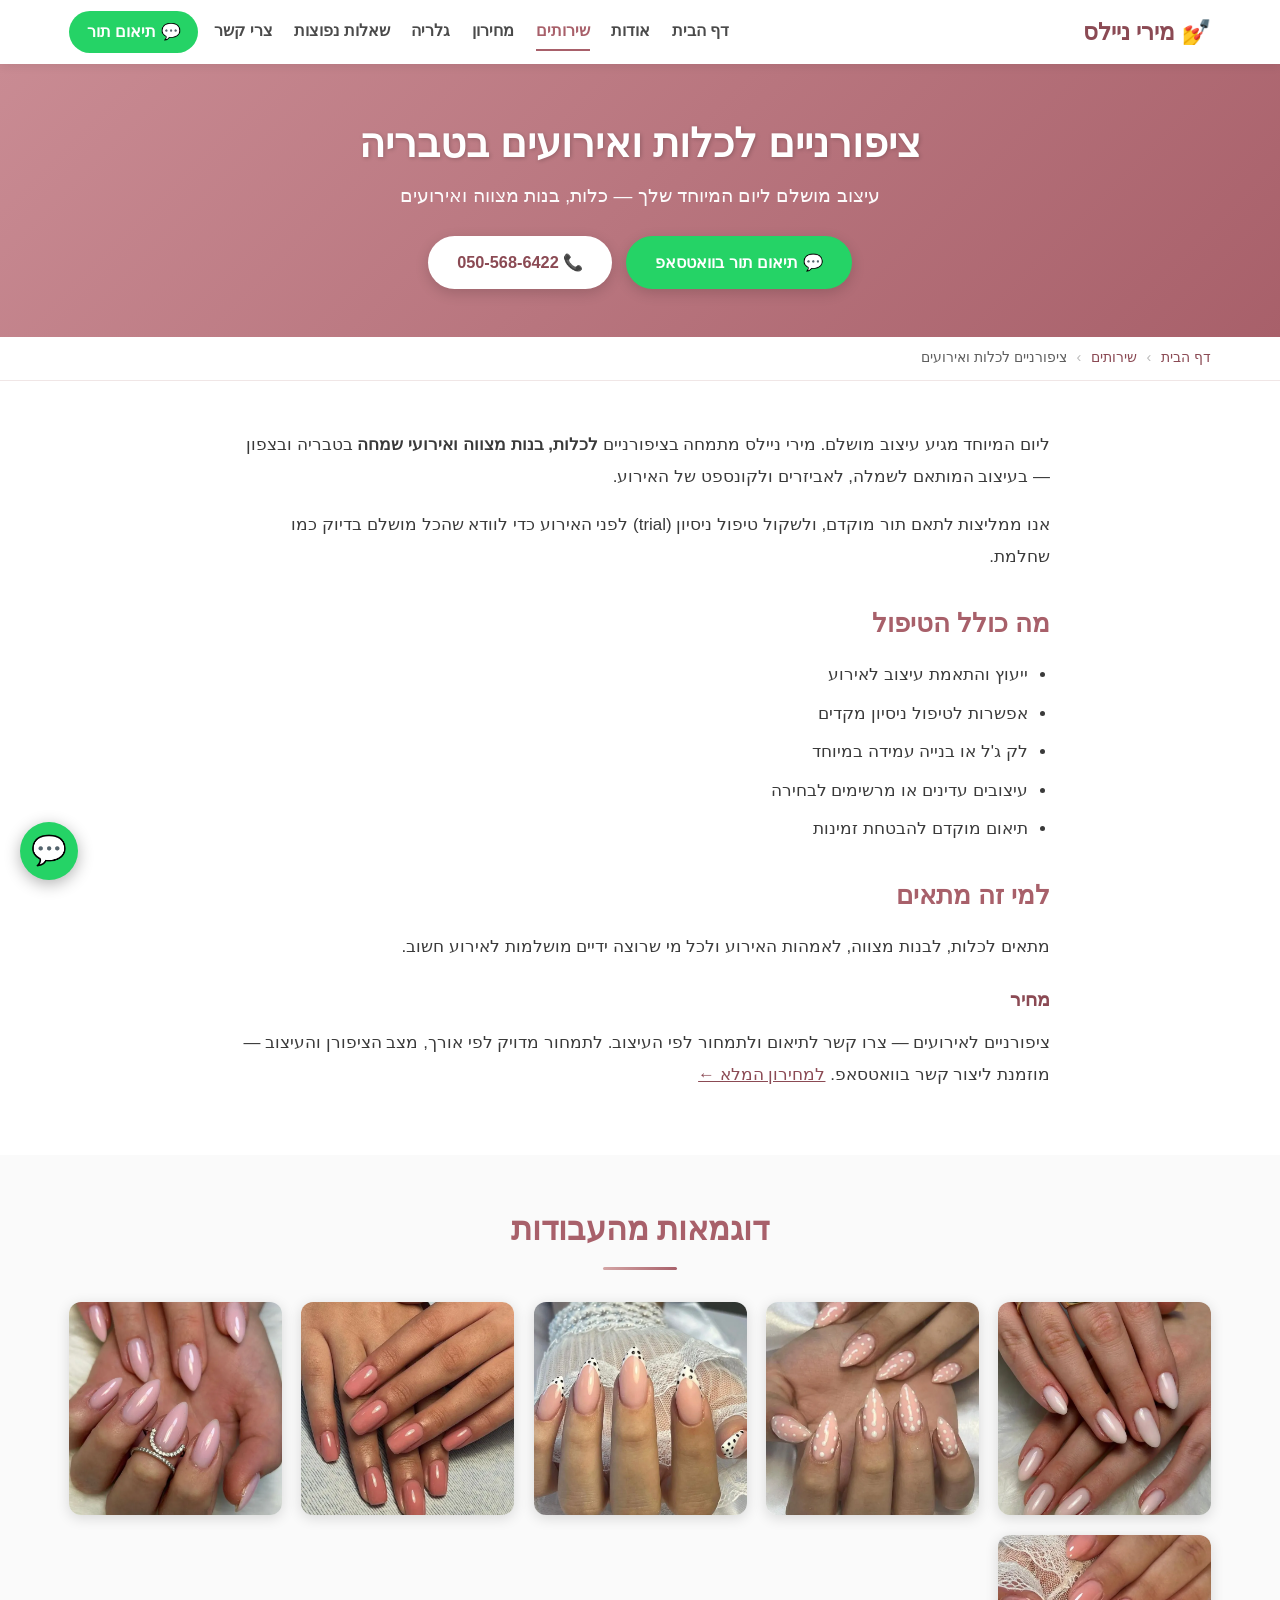
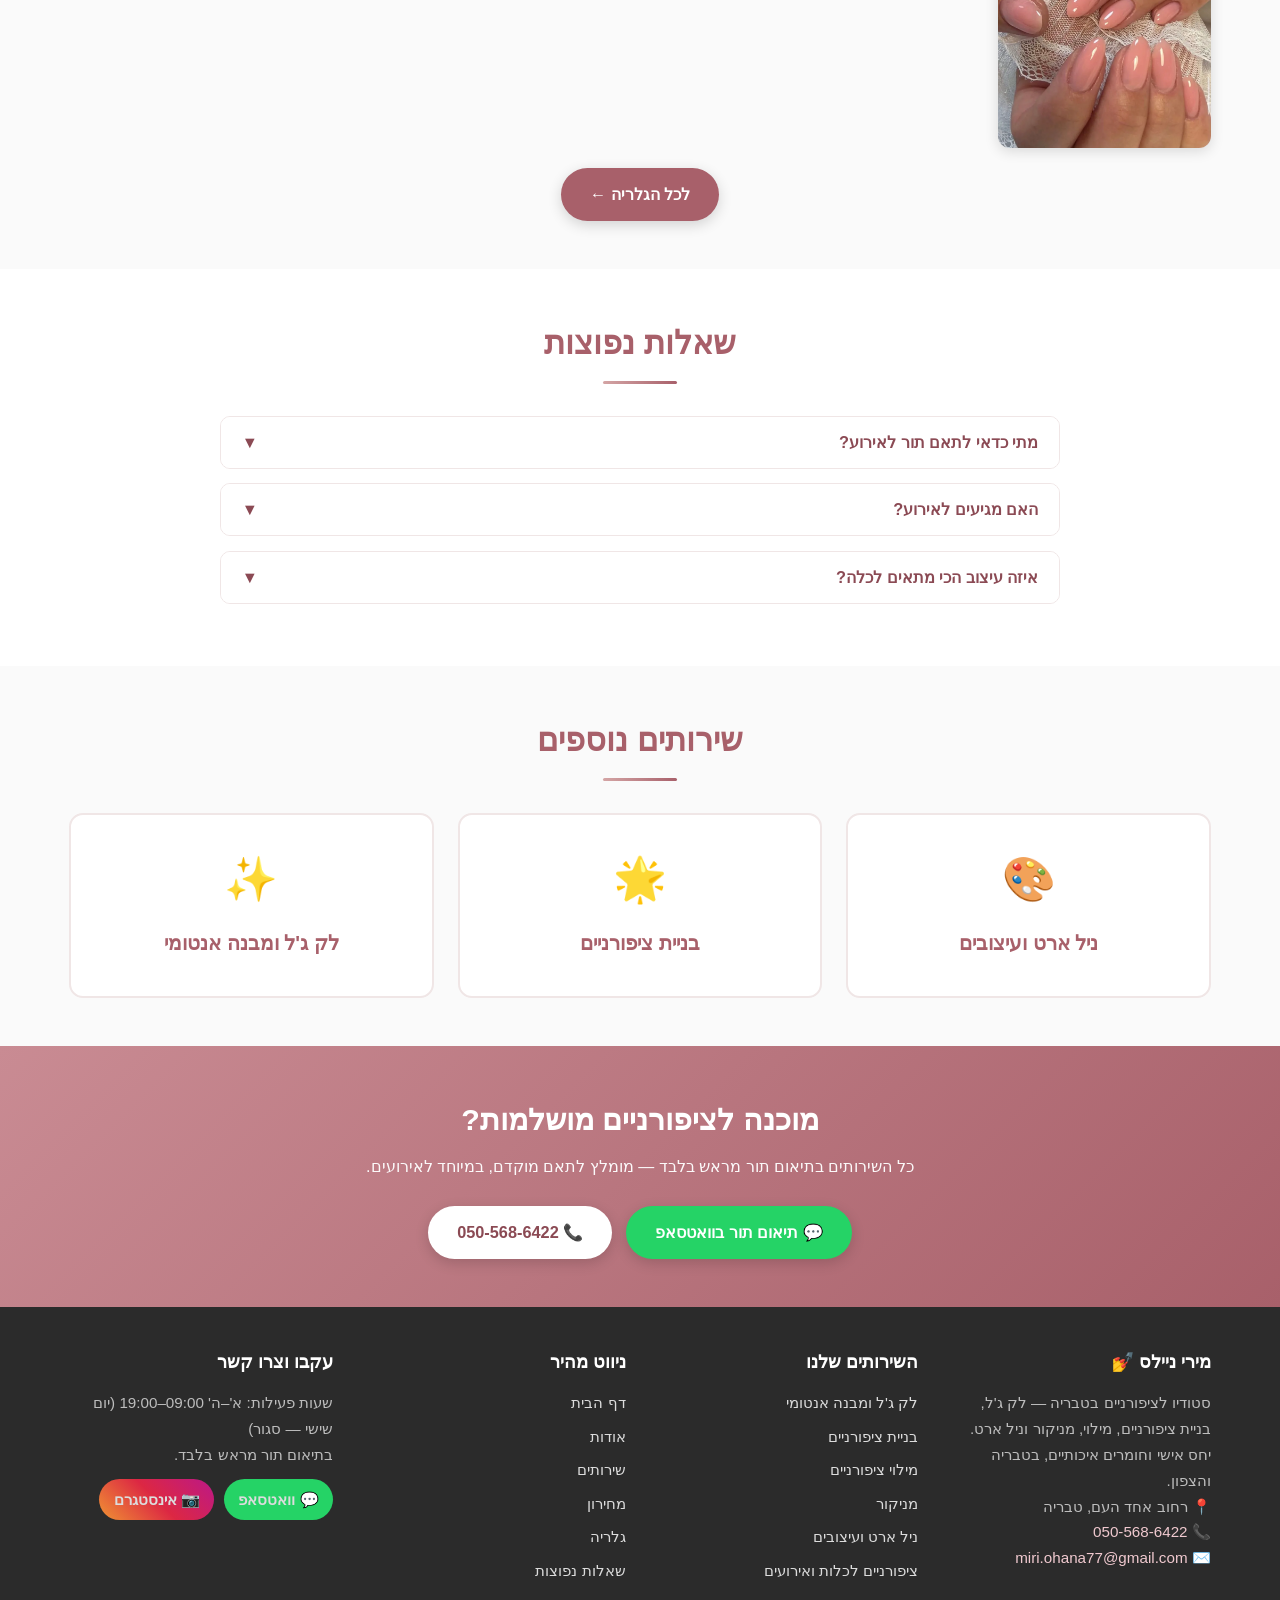
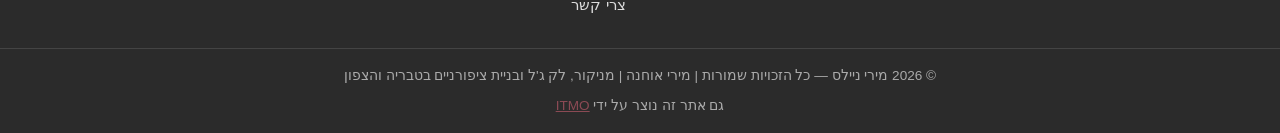
<file: events.html>
<!DOCTYPE html>
<html lang="he" dir="rtl">
<head>
<meta charset="UTF-8">
<meta name="viewport" content="width=device-width, initial-scale=1.0">
<meta name="theme-color" content="#a8606a">
<title>ציפורניים לכלה בטבריה | ציפורניים לאירועים — מירי ניילס</title>
<meta name="description" content="ציפורניים לכלות, בנות מצווה ואירועי שמחה בטבריה והצפון. עיצוב מותאם לשמלה ולקונספט, בתיאום מוקדם. מירי ניילס. תור: 050-568-6422">
<meta name="keywords" content="ציפורניים לכלה טבריה, ציפורניים לאירועים, ציפורניים בת מצווה, מניקור כלה, מירי ניילס">
<meta name="author" content="מירי אוחנה - מירי ניילס">
<meta name="robots" content="index, follow, max-image-preview:large">
<meta name="geo.region" content="IL-Z">
<meta name="geo.placename" content="טבריה">
<meta name="geo.position" content="32.7940;35.5315">
<meta name="ICBM" content="32.7940, 35.5315">
<link rel="canonical" href="https://www.miri-nails.co.il/events">
<meta property="og:type" content="website">
<meta property="og:locale" content="he_IL">
<meta property="og:site_name" content="מירי ניילס">
<meta property="og:url" content="https://www.miri-nails.co.il/events">
<meta property="og:title" content="ציפורניים לכלה בטבריה | ציפורניים לאירועים — מירי ניילס">
<meta property="og:description" content="ציפורניים לכלות, בנות מצווה ואירועי שמחה בטבריה והצפון. תור: 050-568-6422">
<meta property="og:image" content="https://www.miri-nails.co.il/11__4_.jpeg">
<meta name="twitter:card" content="summary_large_image">
<meta name="twitter:title" content="ציפורניים לכלה ולאירועים | מירי ניילס">
<meta name="twitter:description" content="עיצוב מושלם ליום המיוחד שלך.">
<meta name="twitter:image" content="https://www.miri-nails.co.il/11__4_.jpeg">
<link rel="preconnect" href="https://www.googletagmanager.com">
<link rel="icon" href="favicon.ico" sizes="48x48">
<link rel="icon" href="favicon.svg" type="image/svg+xml">
<link rel="icon" type="image/png" sizes="32x32" href="favicon-32.png">
<link rel="apple-touch-icon" href="apple-touch-icon.png">
<link rel="stylesheet" href="style.css">
<script type="application/ld+json">
{
  "@context": "https://schema.org",
  "@type": "Service",
  "name": "ציפורניים לכלות ואירועים",
  "serviceType": "ציפורניים לכלה ולאירועים",
  "description": "ציפורניים לכלות, בנות מצווה ואירועי שמחה בטבריה והצפון. עיצוב מותאם לשמלה ולקונספט, בתיאום מוקדם.",
  "areaServed": ["טבריה", "סובב כינרת", "גליל תחתון"],
  "provider": {"@type": "NailSalon", "name": "מירי ניילס", "telephone": "+972-50-568-6422", "address": {"@type": "PostalAddress", "addressLocality": "טבריה", "addressCountry": "IL"}}
}
</script>
<script type="application/ld+json">
{
  "@context": "https://schema.org",
  "@type": "FAQPage",
  "mainEntity": [
    {"@type": "Question", "name": "מתי כדאי לתאם תור לאירוע?", "acceptedAnswer": {"@type": "Answer", "text": "מומלץ לתאם מוקדם ככל האפשר, במיוחד בעונת החתונות, ולשריין גם טיפול ניסיון."}},
    {"@type": "Question", "name": "האם מגיעים לאירוע?", "acceptedAnswer": {"@type": "Answer", "text": "הטיפול מתבצע בסטודיו בטבריה בתיאום מראש — צרו קשר לתיאום פרטים."}},
    {"@type": "Question", "name": "איזה עיצוב הכי מתאים לכלה?", "acceptedAnswer": {"@type": "Answer", "text": "תלוי בשמלה ובסגנון — נתאים יחד עיצוב עדין או מרשים שישלים את המראה."}}
  ]
}
</script>
<script type="application/ld+json">
{
  "@context": "https://schema.org",
  "@type": "BreadcrumbList",
  "itemListElement": [
    {"@type": "ListItem", "position": 1, "name": "דף הבית", "item": "https://www.miri-nails.co.il/"},
    {"@type": "ListItem", "position": 2, "name": "שירותים", "item": "https://www.miri-nails.co.il/services"},
    {"@type": "ListItem", "position": 3, "name": "ציפורניים לכלות ואירועים", "item": "https://www.miri-nails.co.il/events"}
  ]
}
</script>
<script>
window.addEventListener('load',function(){var s=document.createElement('script');s.src='https://www.googletagmanager.com/gtag/js?id=G-24V7088SF2';s.async=true;document.head.appendChild(s);s.onload=function(){window.dataLayer=window.dataLayer||[];function gtag(){dataLayer.push(arguments);}gtag('js',new Date());gtag('config','G-24V7088SF2');};});
</script>
</head>
<body>
<a href="#main" class="skip-link">דלגו לתוכן</a>
<div class="topbar">
  <div class="wrap">
    <a href="/" class="brand">💅 מירי ניילס</a>
    <button class="navtoggle" aria-label="פתחי תפריט" aria-expanded="false" onclick="toggleNav(this)">☰</button>
    <nav class="mainnav" aria-label="ניווט ראשי">
      <ul>
        <li><a href="/">דף הבית</a></li>
        <li><a href="about">אודות</a></li>
        <li><a href="services" class="active" aria-current="page">שירותים</a></li>
        <li><a href="pricing">מחירון</a></li>
        <li><a href="gallery">גלריה</a></li>
        <li><a href="faq">שאלות נפוצות</a></li>
        <li><a href="contact">צרי קשר</a></li>
      </ul>
    </nav>
    <a href="https://wa.me/972505686422?text=%D7%94%D7%99%D7%99%20%D7%9E%D7%99%D7%A8%D7%99%2C%20%D7%90%D7%A9%D7%9E%D7%97%20%D7%9C%D7%AA%D7%90%D7%9D%20%D7%AA%D7%95%D7%A8" target="_blank" rel="noopener" class="topcta">💬 תיאום תור</a>
  </div>
</div>
<header class="hero">
  <div class="wrap">
    <h1>ציפורניים לכלות ואירועים בטבריה</h1>
    <p class="hero-sub">עיצוב מושלם ליום המיוחד שלך — כלות, בנות מצווה ואירועים</p>
    <div class="hero-cta">
      <a href="https://wa.me/972505686422?text=%D7%94%D7%99%D7%99%20%D7%9E%D7%99%D7%A8%D7%99%2C%20%D7%90%D7%A9%D7%9E%D7%97%20%D7%9C%D7%AA%D7%90%D7%9D%20%D7%AA%D7%95%D7%A8" target="_blank" rel="noopener" class="btn wa">💬 תיאום תור בוואטסאפ</a>
      <a href="tel:0505686422" class="btn light">📞 050-568-6422</a>
    </div>
  </div>
</header>
<nav class="breadcrumb" aria-label="מיקום בעמוד"><div class="wrap"><a href="/">דף הבית</a> <span class="sep">›</span> <a href="services">שירותים</a> <span class="sep">›</span> <span>ציפורניים לכלות ואירועים</span></div></nav>
<main id="main">
<section class="alt"><div class="wrap"><div class="prose">
  <p>ליום המיוחד מגיע עיצוב מושלם. מירי ניילס מתמחה בציפורניים <strong>לכלות, בנות מצווה ואירועי שמחה</strong> בטבריה ובצפון — בעיצוב המותאם לשמלה, לאביזרים ולקונספט של האירוע.</p>
  <p>אנו ממליצות לתאם תור מוקדם, ולשקול טיפול ניסיון (trial) לפני האירוע כדי לוודא שהכל מושלם בדיוק כמו שחלמת.</p>
  <h2>מה כולל הטיפול</h2>
  <ul>
    <li>ייעוץ והתאמת עיצוב לאירוע</li>
    <li>אפשרות לטיפול ניסיון מקדים</li>
    <li>לק ג'ל או בנייה עמידה במיוחד</li>
    <li>עיצובים עדינים או מרשימים לבחירה</li>
    <li>תיאום מוקדם להבטחת זמינות</li>
  </ul>
  <h2>למי זה מתאים</h2>
  <p>מתאים לכלות, לבנות מצווה, לאמהות האירוע ולכל מי שרוצה ידיים מושלמות לאירוע חשוב.</p>
  <h3>מחיר</h3>
  <p>ציפורניים לאירועים — צרו קשר לתיאום ולתמחור לפי העיצוב. לתמחור מדויק לפי אורך, מצב הציפורן והעיצוב — מוזמנת ליצור קשר בוואטסאפ. <a href="pricing">למחירון המלא ←</a></p>
</div></div></section>
<section><div class="wrap"><div class="sec-head"><h2>דוגמאות מהעבודות</h2></div>
<div class="gallery">
<div class="gitem"><picture><source srcset="11__4_.webp" type="image/webp"><img src="11__4_.jpeg" alt="לק ג'ל ורוד קלאסי — מירי אוחנה טבריה" loading="lazy" width="736" height="917" decoding="async"></picture></div>
<div class="gitem"><picture><source srcset="22__2_.webp" type="image/webp"><img src="22__2_.jpeg" alt="לק ג'ל ורוד עם פס למפארד — בניית ציפורניים" loading="lazy" width="736" height="918" decoding="async"></picture></div>
<div class="gitem"><picture><source srcset="11__2_.webp" type="image/webp"><img src="11__2_.jpeg" alt="ניל ארט נקודות שחור לבן — מירי ניילס טבריה" loading="lazy" width="736" height="874" decoding="async"></picture></div>
<div class="gitem"><picture><source srcset="22__4_.webp" type="image/webp"><img src="22__4_.jpeg" alt="לק ג'ל שחור עם מבנה אנטומי — טבריה" loading="lazy" width="736" height="924" decoding="async"></picture></div>
<div class="gitem"><picture><source srcset="11__6_.webp" type="image/webp"><img src="11__6_.jpeg" alt="לק ג'ל ורוד אלגנטי — טיפס ג'ל טבריה" loading="lazy" width="736" height="922" decoding="async"></picture></div>
<div class="gitem"><picture><source srcset="11__1_.webp" type="image/webp"><img src="11__1_.jpeg" alt="לק ג'ל ורוד עדין — מירי ניילס טבריה" loading="lazy" width="736" height="906" decoding="async"></picture></div>
</div>
<p class="center" style="margin-top:1.3rem"><a class="btn rose" href="gallery">לכל הגלריה ←</a></p>
</div></section>
<section class="alt"><div class="wrap"><div class="sec-head"><h2>שאלות נפוצות</h2></div>
<div class="faq">
<div class="faq-item"><button class="faq-q" aria-expanded="false">מתי כדאי לתאם תור לאירוע? <span class="faq-arrow" aria-hidden="true">▼</span></button><div class="faq-a">מומלץ לתאם מוקדם ככל האפשר, במיוחד בעונת החתונות, ולשריין גם טיפול ניסיון.</div></div>
<div class="faq-item"><button class="faq-q" aria-expanded="false">האם מגיעים לאירוע? <span class="faq-arrow" aria-hidden="true">▼</span></button><div class="faq-a">הטיפול מתבצע בסטודיו בטבריה בתיאום מראש — צרו קשר לתיאום פרטים.</div></div>
<div class="faq-item"><button class="faq-q" aria-expanded="false">איזה עיצוב הכי מתאים לכלה? <span class="faq-arrow" aria-hidden="true">▼</span></button><div class="faq-a">תלוי בשמלה ובסגנון — נתאים יחד עיצוב עדין או מרשים שישלים את המראה.</div></div>
</div>
</div></section>
<section><div class="wrap"><div class="sec-head"><h2>שירותים נוספים</h2></div>
<div class="grid">
  <a class="card" href="nail-art"><div class="ic">🎨</div><h3>ניל ארט ועיצובים</h3></a>
  <a class="card" href="nail-building"><div class="ic">🌟</div><h3>בניית ציפורניים</h3></a>
  <a class="card" href="lak-gel"><div class="ic">✨</div><h3>לק ג'ל ומבנה אנטומי</h3></a>
</div>
</div></section>
<section class="band">
  <div class="wrap center">
    <h2>מוכנה לציפורניים מושלמות?</h2>
    <p>כל השירותים בתיאום תור מראש בלבד — מומלץ לתאם מוקדם, במיוחד לאירועים.</p>
    <div class="hero-cta">
      <a href="https://wa.me/972505686422?text=%D7%94%D7%99%D7%99%20%D7%9E%D7%99%D7%A8%D7%99%2C%20%D7%90%D7%A9%D7%9E%D7%97%20%D7%9C%D7%AA%D7%90%D7%9D%20%D7%AA%D7%95%D7%A8" target="_blank" rel="noopener" class="btn wa">💬 תיאום תור בוואטסאפ</a>
      <a href="tel:0505686422" class="btn light">📞 050-568-6422</a>
    </div>
  </div>
</section>
</main>
<footer>
  <div class="footer-grid">
    <div class="footer-col">
      <h3>מירי ניילס 💅</h3>
      <p>סטודיו לציפורניים בטבריה — לק ג'ל, בניית ציפורניים, מילוי, מניקור וניל ארט. יחס אישי וחומרים איכותיים, בטבריה והצפון.</p>
      <p class="footer-nap">📍 רחוב אחד העם, טבריה<br>📞 <a href="tel:0505686422">050-568-6422</a><br>✉️ <a href="mailto:miri.ohana77@gmail.com">miri.ohana77@gmail.com</a></p>
    </div>
    <div class="footer-col">
      <h3>השירותים שלנו</h3>
      <ul>
          <li><a href="lak-gel">לק ג'ל ומבנה אנטומי</a></li>
          <li><a href="nail-building">בניית ציפורניים</a></li>
          <li><a href="fill">מילוי ציפורניים</a></li>
          <li><a href="manicure">מניקור</a></li>
          <li><a href="nail-art">ניל ארט ועיצובים</a></li>
          <li><a href="events">ציפורניים לכלות ואירועים</a></li>
      </ul>
    </div>
    <div class="footer-col">
      <h3>ניווט מהיר</h3>
      <ul>
          <li><a href="/">דף הבית</a></li>
          <li><a href="about">אודות</a></li>
          <li><a href="services">שירותים</a></li>
          <li><a href="pricing">מחירון</a></li>
          <li><a href="gallery">גלריה</a></li>
          <li><a href="faq">שאלות נפוצות</a></li>
          <li><a href="contact">צרי קשר</a></li>
      </ul>
    </div>
    <div class="footer-col">
      <h3>עקבו וצרו קשר</h3>
      <p>שעות פעילות: א'–ה' 09:00–19:00 (יום שישי — סגור)<br>בתיאום תור מראש בלבד.</p>
      <div class="footer-social">
        <a href="https://wa.me/972505686422?text=%D7%94%D7%99%D7%99%20%D7%9E%D7%99%D7%A8%D7%99%2C%20%D7%90%D7%A9%D7%9E%D7%97%20%D7%9C%D7%AA%D7%90%D7%9D%20%D7%AA%D7%95%D7%A8" target="_blank" rel="noopener" class="fbtn wa">💬 וואטסאפ</a>
        <a href="https://www.instagram.com/miri_ohana5" target="_blank" rel="noopener" class="fbtn ig">📷 אינסטגרם</a>
      </div>
    </div>
  </div>
  <div class="footer-bottom">
    <p>&copy; 2026 מירי ניילס — כל הזכויות שמורות | מירי אוחנה | מניקור, לק ג'ל ובניית ציפורניים בטבריה והצפון</p>
    <p style="margin-top:.5rem">גם אתר זה נוצר על ידי <a href="https://www.itmo.co.il/" target="_blank" rel="noopener">ITMO</a></p>
  </div>
</footer>
<a href="https://wa.me/972505686422?text=%D7%94%D7%99%D7%99%20%D7%9E%D7%99%D7%A8%D7%99%2C%20%D7%90%D7%A9%D7%9E%D7%97%20%D7%9C%D7%AA%D7%90%D7%9D%20%D7%AA%D7%95%D7%A8" target="_blank" rel="noopener" class="float-wa" aria-label="תיאום תור בוואטסאפ">💬</a>
<script src="script.js" defer></script>
</body>
</html>
</file>
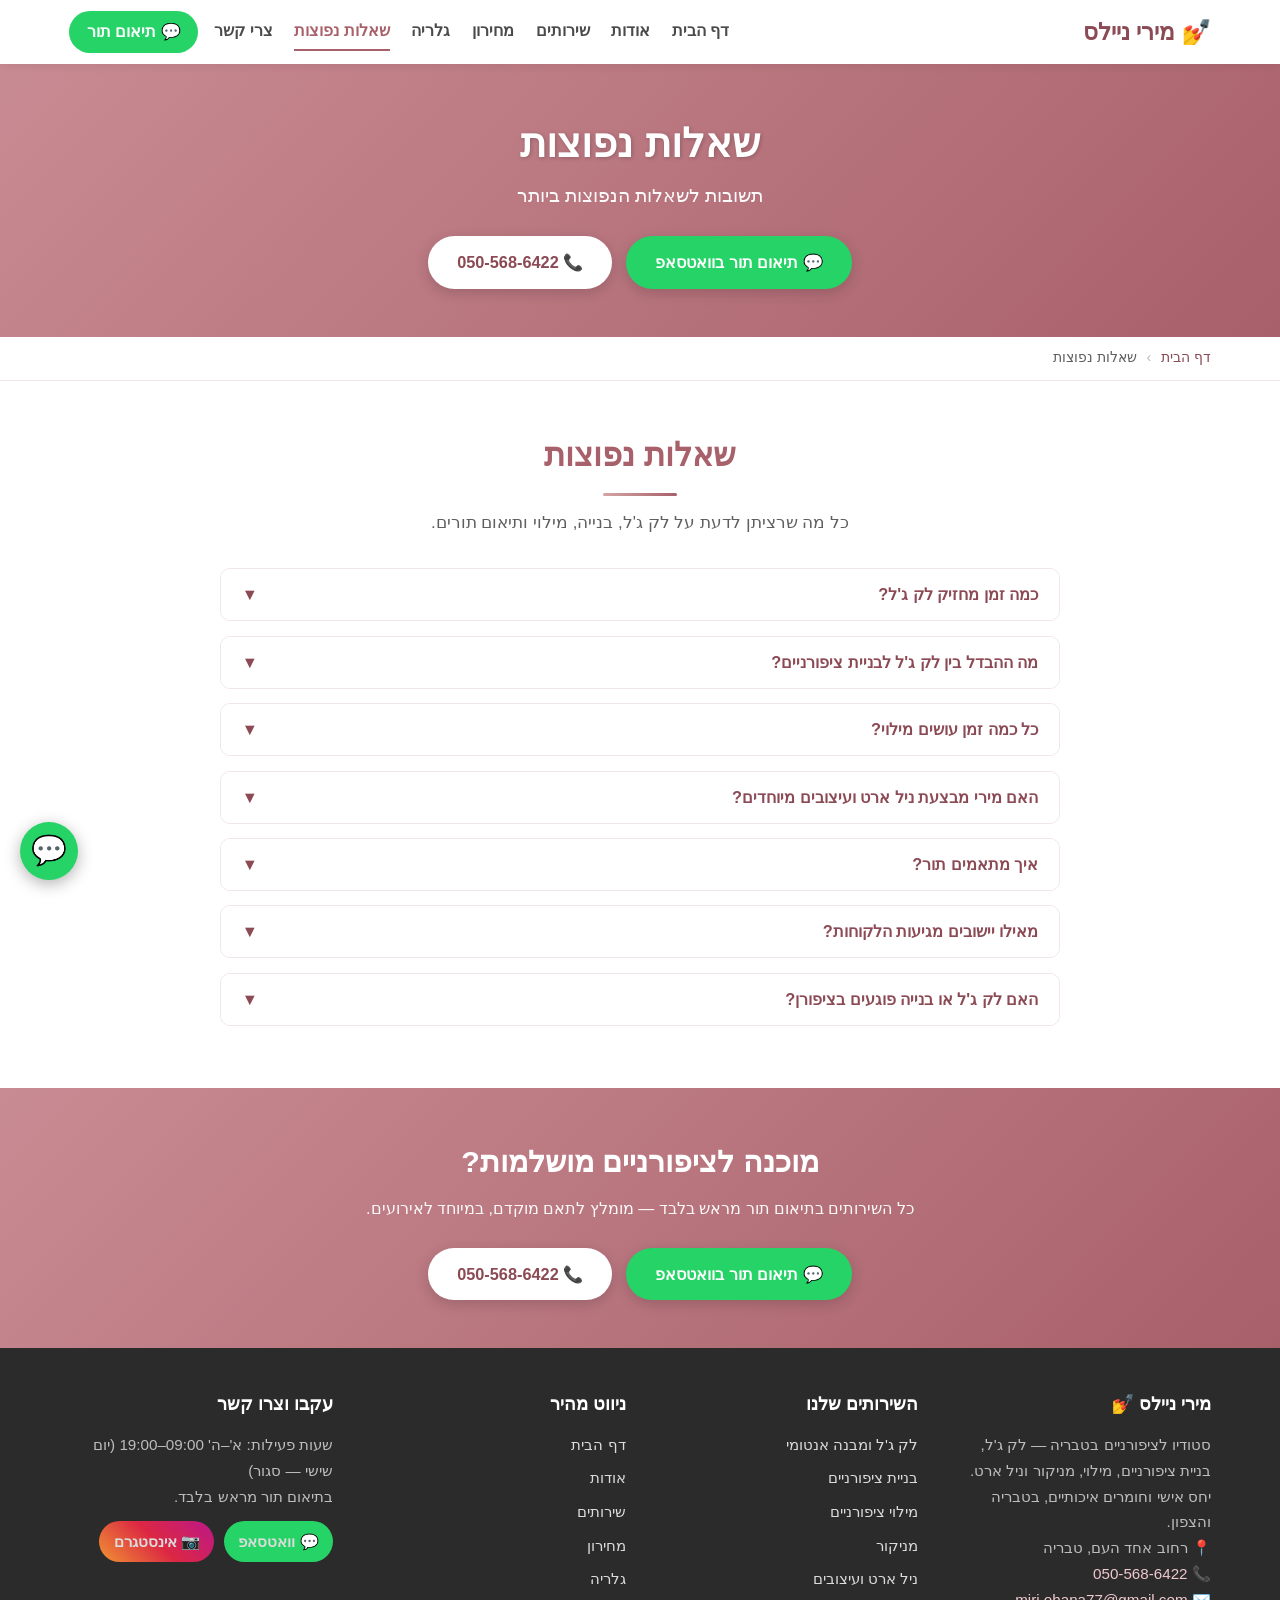
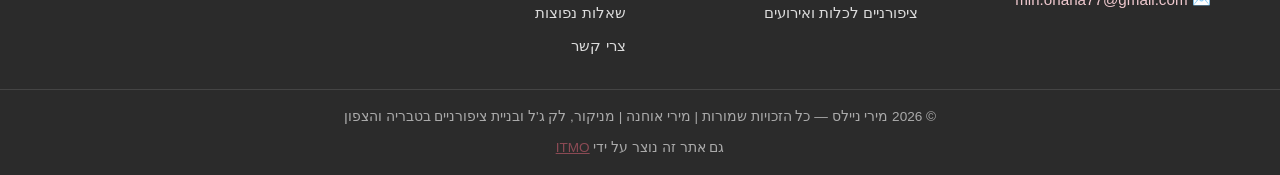
<file: faq.html>
<!DOCTYPE html>
<html lang="he" dir="rtl">
<head>
<meta charset="UTF-8">
<meta name="viewport" content="width=device-width, initial-scale=1.0">
<meta name="theme-color" content="#a8606a">
<title>שאלות נפוצות | מירי ניילס טבריה — לק ג'ל, בנייה ומילוי</title>
<meta name="description" content="תשובות לשאלות נפוצות על לק ג'ל, בניית ציפורניים, מילוי, ניל ארט ותיאום תורים במירי ניילס טבריה.">
<meta name="keywords" content="שאלות נפוצות ציפורניים, כמה מחזיק לק ג'ל, מילוי ציפורניים, מירי ניילס טבריה">
<meta name="author" content="מירי אוחנה - מירי ניילס">
<meta name="robots" content="index, follow, max-image-preview:large">
<meta name="geo.region" content="IL-Z">
<meta name="geo.placename" content="טבריה">
<meta name="geo.position" content="32.7940;35.5315">
<meta name="ICBM" content="32.7940, 35.5315">
<link rel="canonical" href="https://www.miri-nails.co.il/faq">
<meta property="og:type" content="website">
<meta property="og:locale" content="he_IL">
<meta property="og:site_name" content="מירי ניילס">
<meta property="og:url" content="https://www.miri-nails.co.il/faq">
<meta property="og:title" content="שאלות נפוצות | מירי ניילס טבריה">
<meta property="og:description" content="תשובות לשאלות נפוצות על לק ג'ל, בנייה, מילוי ותיאום תורים.">
<meta property="og:image" content="https://www.miri-nails.co.il/11__1_.jpeg">
<meta name="twitter:card" content="summary_large_image">
<meta name="twitter:title" content="שאלות נפוצות | מירי ניילס טבריה">
<meta name="twitter:description" content="כל מה שרציתן לדעת על לק ג'ל, בנייה ומילוי.">
<meta name="twitter:image" content="https://www.miri-nails.co.il/11__1_.jpeg">
<link rel="preconnect" href="https://www.googletagmanager.com">
<link rel="icon" href="favicon.ico" sizes="48x48">
<link rel="icon" href="favicon.svg" type="image/svg+xml">
<link rel="icon" type="image/png" sizes="32x32" href="favicon-32.png">
<link rel="apple-touch-icon" href="apple-touch-icon.png">
<link rel="stylesheet" href="style.css">
<script type="application/ld+json">
{
  "@context": "https://schema.org",
  "@type": "FAQPage",
  "mainEntity": [
    {"@type": "Question", "name": "כמה זמן מחזיק לק ג'ל?", "acceptedAnswer": {"@type": "Answer", "text": "לק ג'ל מחזיק בדרך כלל 2–3 שבועות, תלוי בקצב צמיחת הציפורן ובאורח החיים. עם מבנה אנטומי העמידות גבוהה יותר."}},
    {"@type": "Question", "name": "מה ההבדל בין לק ג'ל לבניית ציפורניים?", "acceptedAnswer": {"@type": "Answer", "text": "לק ג'ל מיועד לציפורניים טבעיות ומחזיק 2–3 שבועות. בניית ציפורניים בטיפס ג'ל מאריכה את הציפורן ומוסיפה חוזק — מתאים למי שרוצה ציפורניים ארוכות וחזקות."}},
    {"@type": "Question", "name": "כל כמה זמן עושים מילוי?", "acceptedAnswer": {"@type": "Answer", "text": "מומלץ מילוי כל 2.5–3 שבועות כדי לשמור על המראה והחוזק של ציפורניים בנויות."}},
    {"@type": "Question", "name": "האם מירי מבצעת ניל ארט ועיצובים מיוחדים?", "acceptedAnswer": {"@type": "Answer", "text": "כן! מירי מתמחה בניל ארט, אומברה, מניקור פראנץ', שיש, אבנים, הדפסים ועיצובים ייחודיים לפי בקשה."}},
    {"@type": "Question", "name": "איך מתאמים תור?", "acceptedAnswer": {"@type": "Answer", "text": "כל השירותים בתיאום תור מראש בלבד. ניתן לתאם בוואטסאפ או בטלפון 050-568-6422. מומלץ לתאם מוקדם, במיוחד לאירועים."}},
    {"@type": "Question", "name": "מאילו יישובים מגיעות הלקוחות?", "acceptedAnswer": {"@type": "Answer", "text": "הסטודיו בטבריה ומשרת את כל סובב כינרת והגליל התחתון — כולל מגדל, פוריה, כפר תבור, יבנאל ויישובי הסביבה."}},
    {"@type": "Question", "name": "האם לק ג'ל או בנייה פוגעים בציפורן?", "acceptedAnswer": {"@type": "Answer", "text": "לא, כשהעבודה נעשית במקצועיות — שיוף עדין והסרה נכונה שומרים על בריאות הציפורן הטבעית."}}
  ]
}
</script>
<script type="application/ld+json">
{
  "@context": "https://schema.org",
  "@type": "BreadcrumbList",
  "itemListElement": [
    {"@type": "ListItem", "position": 1, "name": "דף הבית", "item": "https://www.miri-nails.co.il/"},
    {"@type": "ListItem", "position": 2, "name": "שאלות נפוצות", "item": "https://www.miri-nails.co.il/faq"}
  ]
}
</script>
<script>
window.addEventListener('load',function(){var s=document.createElement('script');s.src='https://www.googletagmanager.com/gtag/js?id=G-24V7088SF2';s.async=true;document.head.appendChild(s);s.onload=function(){window.dataLayer=window.dataLayer||[];function gtag(){dataLayer.push(arguments);}gtag('js',new Date());gtag('config','G-24V7088SF2');};});
</script>
</head>
<body>
<a href="#main" class="skip-link">דלגו לתוכן</a>
<div class="topbar">
  <div class="wrap">
    <a href="/" class="brand">💅 מירי ניילס</a>
    <button class="navtoggle" aria-label="פתחי תפריט" aria-expanded="false" onclick="toggleNav(this)">☰</button>
    <nav class="mainnav" aria-label="ניווט ראשי">
      <ul>
        <li><a href="/">דף הבית</a></li>
        <li><a href="about">אודות</a></li>
        <li><a href="services">שירותים</a></li>
        <li><a href="pricing">מחירון</a></li>
        <li><a href="gallery">גלריה</a></li>
        <li><a href="faq" class="active" aria-current="page">שאלות נפוצות</a></li>
        <li><a href="contact">צרי קשר</a></li>
      </ul>
    </nav>
    <a href="https://wa.me/972505686422?text=%D7%94%D7%99%D7%99%20%D7%9E%D7%99%D7%A8%D7%99%2C%20%D7%90%D7%A9%D7%9E%D7%97%20%D7%9C%D7%AA%D7%90%D7%9D%20%D7%AA%D7%95%D7%A8" target="_blank" rel="noopener" class="topcta">💬 תיאום תור</a>
  </div>
</div>
<header class="hero">
  <div class="wrap">
    <h1>שאלות נפוצות</h1>
    <p class="hero-sub">תשובות לשאלות הנפוצות ביותר</p>
    <div class="hero-cta">
      <a href="https://wa.me/972505686422?text=%D7%94%D7%99%D7%99%20%D7%9E%D7%99%D7%A8%D7%99%2C%20%D7%90%D7%A9%D7%9E%D7%97%20%D7%9C%D7%AA%D7%90%D7%9D%20%D7%AA%D7%95%D7%A8" target="_blank" rel="noopener" class="btn wa">💬 תיאום תור בוואטסאפ</a>
      <a href="tel:0505686422" class="btn light">📞 050-568-6422</a>
    </div>
  </div>
</header>
<nav class="breadcrumb" aria-label="מיקום בעמוד"><div class="wrap"><a href="/">דף הבית</a> <span class="sep">›</span> <span>שאלות נפוצות</span></div></nav>
<main id="main">
<section class="alt"><div class="wrap">
  <div class="sec-head"><h2>שאלות נפוצות</h2><p>כל מה שרציתן לדעת על לק ג'ל, בנייה, מילוי ותיאום תורים.</p></div>
  <div class="faq">
    <div class="faq-item"><button class="faq-q" aria-expanded="false">כמה זמן מחזיק לק ג'ל? <span class="faq-arrow" aria-hidden="true">▼</span></button><div class="faq-a">לק ג'ל מחזיק בדרך כלל 2–3 שבועות, תלוי בקצב צמיחת הציפורן ובאורח החיים. עם מבנה אנטומי העמידות גבוהה יותר.</div></div>
    <div class="faq-item"><button class="faq-q" aria-expanded="false">מה ההבדל בין לק ג'ל לבניית ציפורניים? <span class="faq-arrow" aria-hidden="true">▼</span></button><div class="faq-a">לק ג'ל מיועד לציפורניים טבעיות ומחזיק 2–3 שבועות. בניית ציפורניים בטיפס ג'ל מאריכה את הציפורן ומוסיפה חוזק — מתאים למי שרוצה ציפורניים ארוכות וחזקות.</div></div>
    <div class="faq-item"><button class="faq-q" aria-expanded="false">כל כמה זמן עושים מילוי? <span class="faq-arrow" aria-hidden="true">▼</span></button><div class="faq-a">מומלץ מילוי כל 2.5–3 שבועות כדי לשמור על המראה והחוזק של ציפורניים בנויות.</div></div>
    <div class="faq-item"><button class="faq-q" aria-expanded="false">האם מירי מבצעת ניל ארט ועיצובים מיוחדים? <span class="faq-arrow" aria-hidden="true">▼</span></button><div class="faq-a">כן! מירי מתמחה בניל ארט, אומברה, מניקור פראנץ', שיש, אבנים, הדפסים ועיצובים ייחודיים לפי בקשה.</div></div>
    <div class="faq-item"><button class="faq-q" aria-expanded="false">איך מתאמים תור? <span class="faq-arrow" aria-hidden="true">▼</span></button><div class="faq-a">כל השירותים בתיאום תור מראש בלבד. ניתן לתאם בוואטסאפ או בטלפון 050-568-6422. מומלץ לתאם מוקדם, במיוחד לאירועים.</div></div>
    <div class="faq-item"><button class="faq-q" aria-expanded="false">מאילו יישובים מגיעות הלקוחות? <span class="faq-arrow" aria-hidden="true">▼</span></button><div class="faq-a">הסטודיו בטבריה ומשרת את כל סובב כינרת והגליל התחתון — כולל מגדל, פוריה, כפר תבור, יבנאל ויישובי הסביבה.</div></div>
    <div class="faq-item"><button class="faq-q" aria-expanded="false">האם לק ג'ל או בנייה פוגעים בציפורן? <span class="faq-arrow" aria-hidden="true">▼</span></button><div class="faq-a">לא, כשהעבודה נעשית במקצועיות — שיוף עדין והסרה נכונה שומרים על בריאות הציפורן הטבעית.</div></div>
  </div>
</div></section>
<section class="band">
  <div class="wrap center">
    <h2>מוכנה לציפורניים מושלמות?</h2>
    <p>כל השירותים בתיאום תור מראש בלבד — מומלץ לתאם מוקדם, במיוחד לאירועים.</p>
    <div class="hero-cta">
      <a href="https://wa.me/972505686422?text=%D7%94%D7%99%D7%99%20%D7%9E%D7%99%D7%A8%D7%99%2C%20%D7%90%D7%A9%D7%9E%D7%97%20%D7%9C%D7%AA%D7%90%D7%9D%20%D7%AA%D7%95%D7%A8" target="_blank" rel="noopener" class="btn wa">💬 תיאום תור בוואטסאפ</a>
      <a href="tel:0505686422" class="btn light">📞 050-568-6422</a>
    </div>
  </div>
</section>
</main>
<footer>
  <div class="footer-grid">
    <div class="footer-col">
      <h3>מירי ניילס 💅</h3>
      <p>סטודיו לציפורניים בטבריה — לק ג'ל, בניית ציפורניים, מילוי, מניקור וניל ארט. יחס אישי וחומרים איכותיים, בטבריה והצפון.</p>
      <p class="footer-nap">📍 רחוב אחד העם, טבריה<br>📞 <a href="tel:0505686422">050-568-6422</a><br>✉️ <a href="mailto:miri.ohana77@gmail.com">miri.ohana77@gmail.com</a></p>
    </div>
    <div class="footer-col">
      <h3>השירותים שלנו</h3>
      <ul>
          <li><a href="lak-gel">לק ג'ל ומבנה אנטומי</a></li>
          <li><a href="nail-building">בניית ציפורניים</a></li>
          <li><a href="fill">מילוי ציפורניים</a></li>
          <li><a href="manicure">מניקור</a></li>
          <li><a href="nail-art">ניל ארט ועיצובים</a></li>
          <li><a href="events">ציפורניים לכלות ואירועים</a></li>
      </ul>
    </div>
    <div class="footer-col">
      <h3>ניווט מהיר</h3>
      <ul>
          <li><a href="/">דף הבית</a></li>
          <li><a href="about">אודות</a></li>
          <li><a href="services">שירותים</a></li>
          <li><a href="pricing">מחירון</a></li>
          <li><a href="gallery">גלריה</a></li>
          <li><a href="faq">שאלות נפוצות</a></li>
          <li><a href="contact">צרי קשר</a></li>
      </ul>
    </div>
    <div class="footer-col">
      <h3>עקבו וצרו קשר</h3>
      <p>שעות פעילות: א'–ה' 09:00–19:00 (יום שישי — סגור)<br>בתיאום תור מראש בלבד.</p>
      <div class="footer-social">
        <a href="https://wa.me/972505686422?text=%D7%94%D7%99%D7%99%20%D7%9E%D7%99%D7%A8%D7%99%2C%20%D7%90%D7%A9%D7%9E%D7%97%20%D7%9C%D7%AA%D7%90%D7%9D%20%D7%AA%D7%95%D7%A8" target="_blank" rel="noopener" class="fbtn wa">💬 וואטסאפ</a>
        <a href="https://www.instagram.com/miri_ohana5" target="_blank" rel="noopener" class="fbtn ig">📷 אינסטגרם</a>
      </div>
    </div>
  </div>
  <div class="footer-bottom">
    <p>&copy; 2026 מירי ניילס — כל הזכויות שמורות | מירי אוחנה | מניקור, לק ג'ל ובניית ציפורניים בטבריה והצפון</p>
    <p style="margin-top:.5rem">גם אתר זה נוצר על ידי <a href="https://www.itmo.co.il/" target="_blank" rel="noopener">ITMO</a></p>
  </div>
</footer>
<a href="https://wa.me/972505686422?text=%D7%94%D7%99%D7%99%20%D7%9E%D7%99%D7%A8%D7%99%2C%20%D7%90%D7%A9%D7%9E%D7%97%20%D7%9C%D7%AA%D7%90%D7%9D%20%D7%AA%D7%95%D7%A8" target="_blank" rel="noopener" class="float-wa" aria-label="תיאום תור בוואטסאפ">💬</a>
<script src="script.js" defer></script>
</body>
</html>
</file>
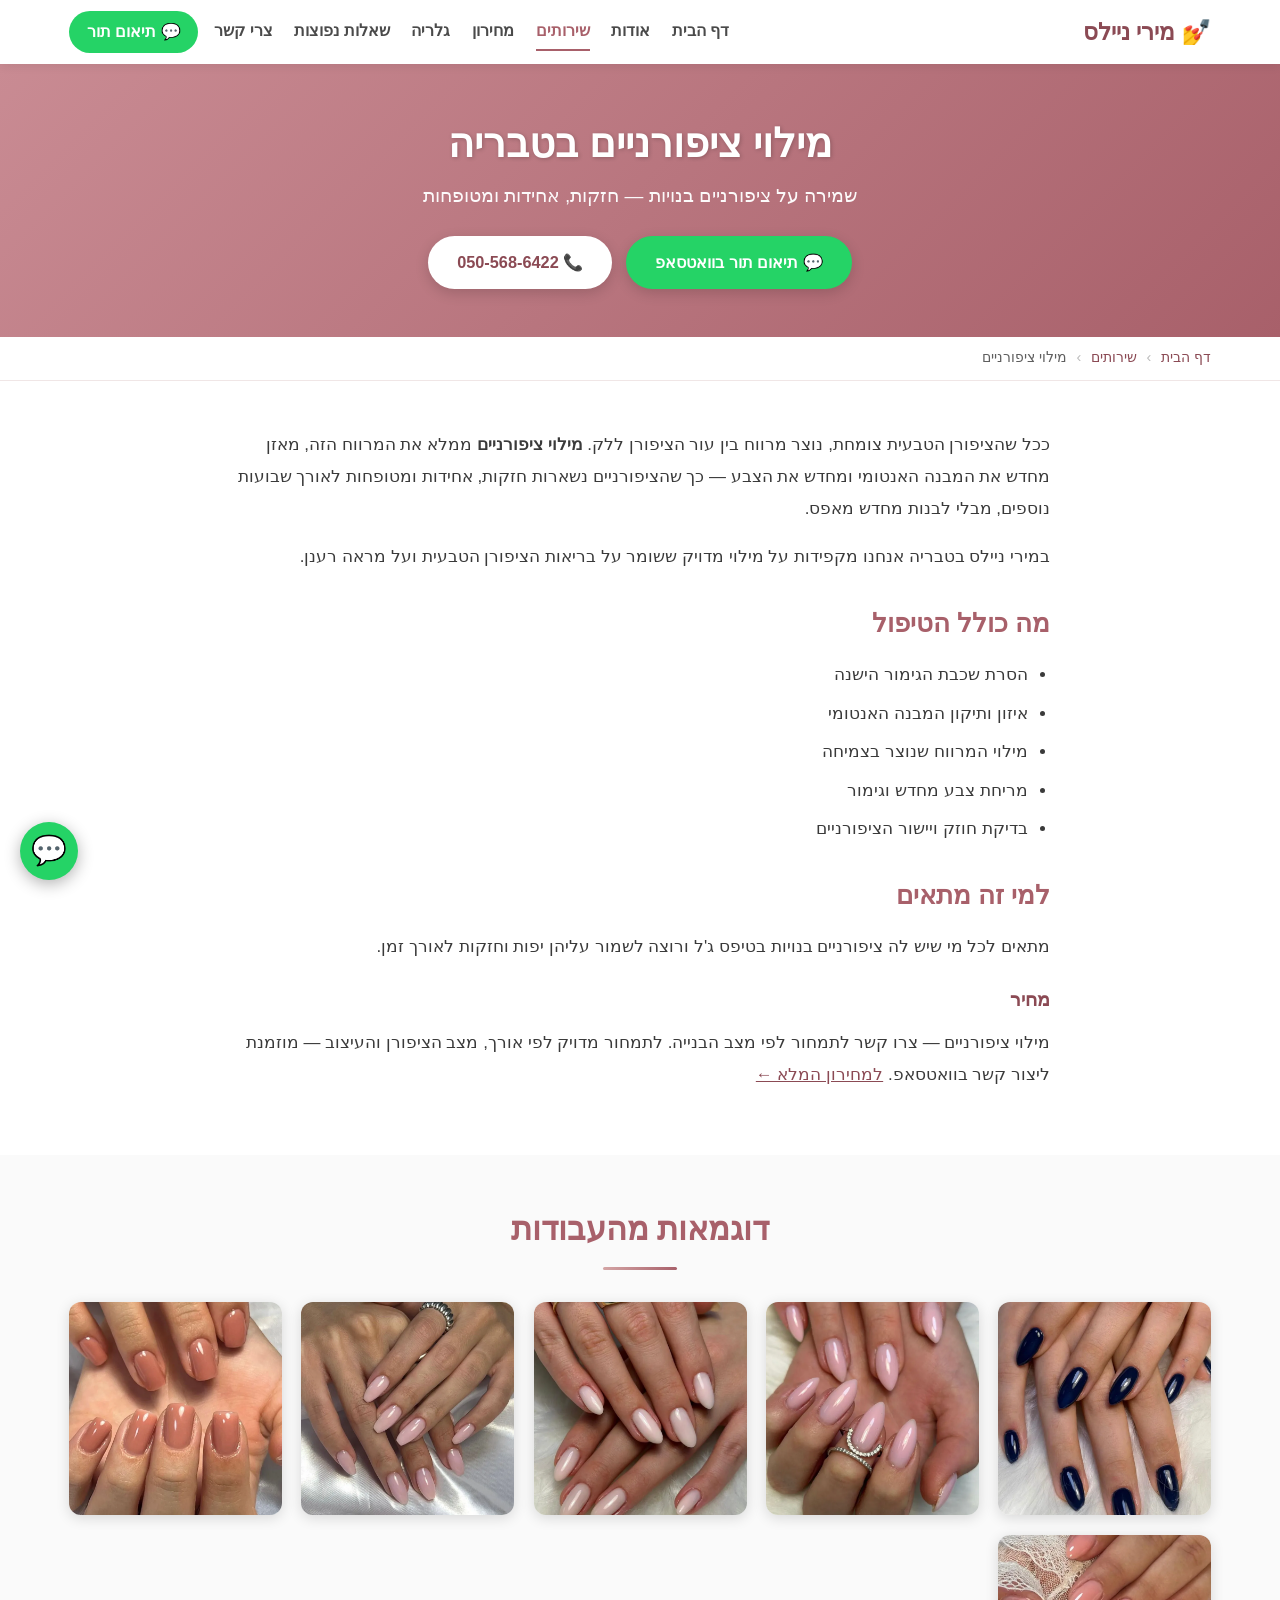
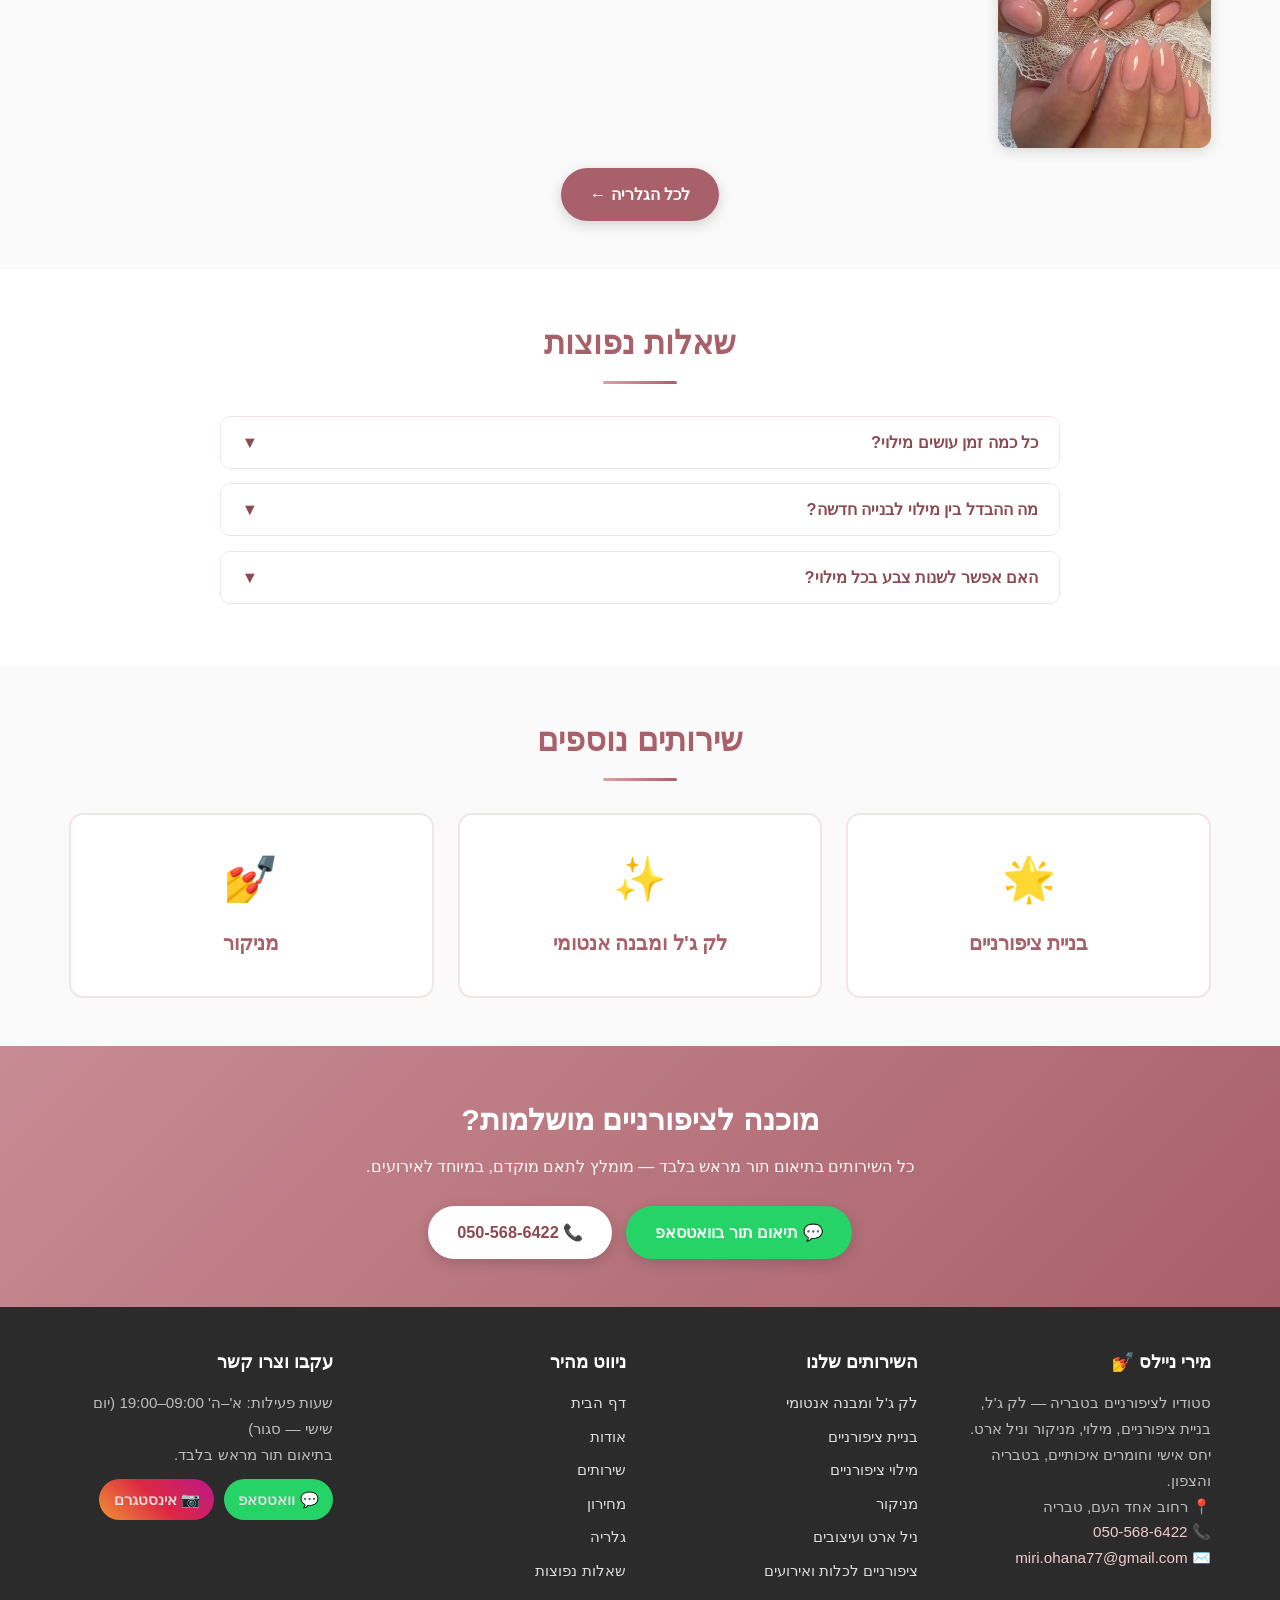
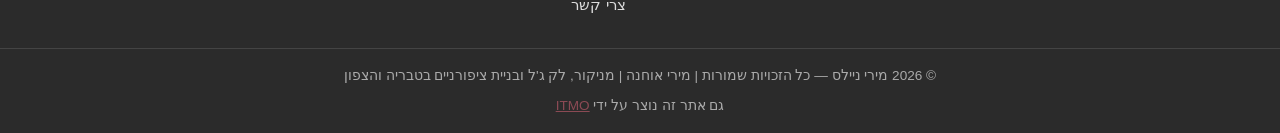
<file: fill.html>
<!DOCTYPE html>
<html lang="he" dir="rtl">
<head>
<meta charset="UTF-8">
<meta name="viewport" content="width=device-width, initial-scale=1.0">
<meta name="theme-color" content="#a8606a">
<title>מילוי ציפורניים בטבריה | מירי ניילס</title>
<meta name="description" content="מילוי מקצועי לציפורניים בנויות בטיפס ג'ל בטבריה — שומר על הציפורן חזקה, אחידה ומטופחת. מירי ניילס. תור: 050-568-6422">
<meta name="keywords" content="מילוי ציפורניים טבריה, מילוי בג'ל, מילוי טיפס ג'ל, מירי ניילס, מילוי ציפורניים מחיר">
<meta name="author" content="מירי אוחנה - מירי ניילס">
<meta name="robots" content="index, follow, max-image-preview:large">
<meta name="geo.region" content="IL-Z">
<meta name="geo.placename" content="טבריה">
<meta name="geo.position" content="32.7940;35.5315">
<meta name="ICBM" content="32.7940, 35.5315">
<link rel="canonical" href="https://www.miri-nails.co.il/fill">
<meta property="og:type" content="website">
<meta property="og:locale" content="he_IL">
<meta property="og:site_name" content="מירי ניילס">
<meta property="og:url" content="https://www.miri-nails.co.il/fill">
<meta property="og:title" content="מילוי ציפורניים בטבריה | מירי ניילס">
<meta property="og:description" content="מילוי מקצועי לציפורניים בנויות — חזקה, אחידה ומטופחת. תור: 050-568-6422">
<meta property="og:image" content="https://www.miri-nails.co.il/11__7_.jpeg">
<meta name="twitter:card" content="summary_large_image">
<meta name="twitter:title" content="מילוי ציפורניים בטבריה | מירי ניילס">
<meta name="twitter:description" content="מילוי מקצועי לציפורניים בנויות.">
<meta name="twitter:image" content="https://www.miri-nails.co.il/11__7_.jpeg">
<link rel="preconnect" href="https://www.googletagmanager.com">
<link rel="icon" href="favicon.ico" sizes="48x48">
<link rel="icon" href="favicon.svg" type="image/svg+xml">
<link rel="icon" type="image/png" sizes="32x32" href="favicon-32.png">
<link rel="apple-touch-icon" href="apple-touch-icon.png">
<link rel="stylesheet" href="style.css">
<script type="application/ld+json">
{
  "@context": "https://schema.org",
  "@type": "Service",
  "name": "מילוי ציפורניים",
  "serviceType": "מילוי ציפורניים בטיפס ג'ל",
  "description": "מילוי מקצועי לציפורניים בנויות בטיפס ג'ל בטבריה — שומר על הציפורן חזקה, אחידה ומטופחת.",
  "areaServed": ["טבריה", "סובב כינרת", "גליל תחתון"],
  "provider": {"@type": "NailSalon", "name": "מירי ניילס", "telephone": "+972-50-568-6422", "address": {"@type": "PostalAddress", "addressLocality": "טבריה", "addressCountry": "IL"}}
}
</script>
<script type="application/ld+json">
{
  "@context": "https://schema.org",
  "@type": "FAQPage",
  "mainEntity": [
    {"@type": "Question", "name": "כל כמה זמן עושים מילוי?", "acceptedAnswer": {"@type": "Answer", "text": "בדרך כלל כל 2.5–3 שבועות, בהתאם לקצב צמיחת הציפורן."}},
    {"@type": "Question", "name": "מה ההבדל בין מילוי לבנייה חדשה?", "acceptedAnswer": {"@type": "Answer", "text": "מילוי משמר את הבנייה הקיימת וזול יותר; בנייה חדשה מתבצעת כשהציפורניים הוסרו לגמרי."}},
    {"@type": "Question", "name": "האם אפשר לשנות צבע בכל מילוי?", "acceptedAnswer": {"@type": "Answer", "text": "כן! בכל מילוי אפשר לבחור צבע ועיצוב חדשים."}}
  ]
}
</script>
<script type="application/ld+json">
{
  "@context": "https://schema.org",
  "@type": "BreadcrumbList",
  "itemListElement": [
    {"@type": "ListItem", "position": 1, "name": "דף הבית", "item": "https://www.miri-nails.co.il/"},
    {"@type": "ListItem", "position": 2, "name": "שירותים", "item": "https://www.miri-nails.co.il/services"},
    {"@type": "ListItem", "position": 3, "name": "מילוי ציפורניים", "item": "https://www.miri-nails.co.il/fill"}
  ]
}
</script>
<script>
window.addEventListener('load',function(){var s=document.createElement('script');s.src='https://www.googletagmanager.com/gtag/js?id=G-24V7088SF2';s.async=true;document.head.appendChild(s);s.onload=function(){window.dataLayer=window.dataLayer||[];function gtag(){dataLayer.push(arguments);}gtag('js',new Date());gtag('config','G-24V7088SF2');};});
</script>
</head>
<body>
<a href="#main" class="skip-link">דלגו לתוכן</a>
<div class="topbar">
  <div class="wrap">
    <a href="/" class="brand">💅 מירי ניילס</a>
    <button class="navtoggle" aria-label="פתחי תפריט" aria-expanded="false" onclick="toggleNav(this)">☰</button>
    <nav class="mainnav" aria-label="ניווט ראשי">
      <ul>
        <li><a href="/">דף הבית</a></li>
        <li><a href="about">אודות</a></li>
        <li><a href="services" class="active" aria-current="page">שירותים</a></li>
        <li><a href="pricing">מחירון</a></li>
        <li><a href="gallery">גלריה</a></li>
        <li><a href="faq">שאלות נפוצות</a></li>
        <li><a href="contact">צרי קשר</a></li>
      </ul>
    </nav>
    <a href="https://wa.me/972505686422?text=%D7%94%D7%99%D7%99%20%D7%9E%D7%99%D7%A8%D7%99%2C%20%D7%90%D7%A9%D7%9E%D7%97%20%D7%9C%D7%AA%D7%90%D7%9D%20%D7%AA%D7%95%D7%A8" target="_blank" rel="noopener" class="topcta">💬 תיאום תור</a>
  </div>
</div>
<header class="hero">
  <div class="wrap">
    <h1>מילוי ציפורניים בטבריה</h1>
    <p class="hero-sub">שמירה על ציפורניים בנויות — חזקות, אחידות ומטופחות</p>
    <div class="hero-cta">
      <a href="https://wa.me/972505686422?text=%D7%94%D7%99%D7%99%20%D7%9E%D7%99%D7%A8%D7%99%2C%20%D7%90%D7%A9%D7%9E%D7%97%20%D7%9C%D7%AA%D7%90%D7%9D%20%D7%AA%D7%95%D7%A8" target="_blank" rel="noopener" class="btn wa">💬 תיאום תור בוואטסאפ</a>
      <a href="tel:0505686422" class="btn light">📞 050-568-6422</a>
    </div>
  </div>
</header>
<nav class="breadcrumb" aria-label="מיקום בעמוד"><div class="wrap"><a href="/">דף הבית</a> <span class="sep">›</span> <a href="services">שירותים</a> <span class="sep">›</span> <span>מילוי ציפורניים</span></div></nav>
<main id="main">
<section class="alt"><div class="wrap"><div class="prose">
  <p>ככל שהציפורן הטבעית צומחת, נוצר מרווח בין עור הציפורן ללק. <strong>מילוי ציפורניים</strong> ממלא את המרווח הזה, מאזן מחדש את המבנה האנטומי ומחדש את הצבע — כך שהציפורניים נשארות חזקות, אחידות ומטופחות לאורך שבועות נוספים, מבלי לבנות מחדש מאפס.</p>
  <p>במירי ניילס בטבריה אנחנו מקפידות על מילוי מדויק ששומר על בריאות הציפורן הטבעית ועל מראה רענן.</p>
  <h2>מה כולל הטיפול</h2>
  <ul>
    <li>הסרת שכבת הגימור הישנה</li>
    <li>איזון ותיקון המבנה האנטומי</li>
    <li>מילוי המרווח שנוצר בצמיחה</li>
    <li>מריחת צבע מחדש וגימור</li>
    <li>בדיקת חוזק ויישור הציפורניים</li>
  </ul>
  <h2>למי זה מתאים</h2>
  <p>מתאים לכל מי שיש לה ציפורניים בנויות בטיפס ג'ל ורוצה לשמור עליהן יפות וחזקות לאורך זמן.</p>
  <h3>מחיר</h3>
  <p>מילוי ציפורניים — צרו קשר לתמחור לפי מצב הבנייה. לתמחור מדויק לפי אורך, מצב הציפורן והעיצוב — מוזמנת ליצור קשר בוואטסאפ. <a href="pricing">למחירון המלא ←</a></p>
</div></div></section>
<section><div class="wrap"><div class="sec-head"><h2>דוגמאות מהעבודות</h2></div>
<div class="gallery">
<div class="gitem"><picture><source srcset="11__7_.webp" type="image/webp"><img src="11__7_.jpeg" alt="לק ג'ל כחול כהה — מילוי ציפורניים טבריה" loading="lazy" width="736" height="941" decoding="async"></picture></div>
<div class="gitem"><picture><source srcset="11__6_.webp" type="image/webp"><img src="11__6_.jpeg" alt="לק ג'ל ורוד אלגנטי — טיפס ג'ל טבריה" loading="lazy" width="736" height="922" decoding="async"></picture></div>
<div class="gitem"><picture><source srcset="11__4_.webp" type="image/webp"><img src="11__4_.jpeg" alt="לק ג'ל ורוד קלאסי — מירי אוחנה טבריה" loading="lazy" width="736" height="917" decoding="async"></picture></div>
<div class="gitem"><picture><source srcset="11__8_.webp" type="image/webp"><img src="11__8_.jpeg" alt="לק ג'ל טבעי ורוד — מבנה אנטומי טבריה" loading="lazy" width="736" height="909" decoding="async"></picture></div>
<div class="gitem"><picture><source srcset="11__10_.webp" type="image/webp"><img src="11__10_.jpeg" alt="לק ג'ל חום אדמדם — מירי אוחנה" loading="lazy" width="736" height="912" decoding="async"></picture></div>
<div class="gitem"><picture><source srcset="11__1_.webp" type="image/webp"><img src="11__1_.jpeg" alt="לק ג'ל ורוד עדין — מירי ניילס טבריה" loading="lazy" width="736" height="906" decoding="async"></picture></div>
</div>
<p class="center" style="margin-top:1.3rem"><a class="btn rose" href="gallery">לכל הגלריה ←</a></p>
</div></section>
<section class="alt"><div class="wrap"><div class="sec-head"><h2>שאלות נפוצות</h2></div>
<div class="faq">
<div class="faq-item"><button class="faq-q" aria-expanded="false">כל כמה זמן עושים מילוי? <span class="faq-arrow" aria-hidden="true">▼</span></button><div class="faq-a">בדרך כלל כל 2.5–3 שבועות, בהתאם לקצב צמיחת הציפורן.</div></div>
<div class="faq-item"><button class="faq-q" aria-expanded="false">מה ההבדל בין מילוי לבנייה חדשה? <span class="faq-arrow" aria-hidden="true">▼</span></button><div class="faq-a">מילוי משמר את הבנייה הקיימת וזול יותר; בנייה חדשה מתבצעת כשהציפורניים הוסרו לגמרי.</div></div>
<div class="faq-item"><button class="faq-q" aria-expanded="false">האם אפשר לשנות צבע בכל מילוי? <span class="faq-arrow" aria-hidden="true">▼</span></button><div class="faq-a">כן! בכל מילוי אפשר לבחור צבע ועיצוב חדשים.</div></div>
</div>
</div></section>
<section><div class="wrap"><div class="sec-head"><h2>שירותים נוספים</h2></div>
<div class="grid">
  <a class="card" href="nail-building"><div class="ic">🌟</div><h3>בניית ציפורניים</h3></a>
  <a class="card" href="lak-gel"><div class="ic">✨</div><h3>לק ג'ל ומבנה אנטומי</h3></a>
  <a class="card" href="manicure"><div class="ic">💅</div><h3>מניקור</h3></a>
</div>
</div></section>
<section class="band">
  <div class="wrap center">
    <h2>מוכנה לציפורניים מושלמות?</h2>
    <p>כל השירותים בתיאום תור מראש בלבד — מומלץ לתאם מוקדם, במיוחד לאירועים.</p>
    <div class="hero-cta">
      <a href="https://wa.me/972505686422?text=%D7%94%D7%99%D7%99%20%D7%9E%D7%99%D7%A8%D7%99%2C%20%D7%90%D7%A9%D7%9E%D7%97%20%D7%9C%D7%AA%D7%90%D7%9D%20%D7%AA%D7%95%D7%A8" target="_blank" rel="noopener" class="btn wa">💬 תיאום תור בוואטסאפ</a>
      <a href="tel:0505686422" class="btn light">📞 050-568-6422</a>
    </div>
  </div>
</section>
</main>
<footer>
  <div class="footer-grid">
    <div class="footer-col">
      <h3>מירי ניילס 💅</h3>
      <p>סטודיו לציפורניים בטבריה — לק ג'ל, בניית ציפורניים, מילוי, מניקור וניל ארט. יחס אישי וחומרים איכותיים, בטבריה והצפון.</p>
      <p class="footer-nap">📍 רחוב אחד העם, טבריה<br>📞 <a href="tel:0505686422">050-568-6422</a><br>✉️ <a href="mailto:miri.ohana77@gmail.com">miri.ohana77@gmail.com</a></p>
    </div>
    <div class="footer-col">
      <h3>השירותים שלנו</h3>
      <ul>
          <li><a href="lak-gel">לק ג'ל ומבנה אנטומי</a></li>
          <li><a href="nail-building">בניית ציפורניים</a></li>
          <li><a href="fill">מילוי ציפורניים</a></li>
          <li><a href="manicure">מניקור</a></li>
          <li><a href="nail-art">ניל ארט ועיצובים</a></li>
          <li><a href="events">ציפורניים לכלות ואירועים</a></li>
      </ul>
    </div>
    <div class="footer-col">
      <h3>ניווט מהיר</h3>
      <ul>
          <li><a href="/">דף הבית</a></li>
          <li><a href="about">אודות</a></li>
          <li><a href="services">שירותים</a></li>
          <li><a href="pricing">מחירון</a></li>
          <li><a href="gallery">גלריה</a></li>
          <li><a href="faq">שאלות נפוצות</a></li>
          <li><a href="contact">צרי קשר</a></li>
      </ul>
    </div>
    <div class="footer-col">
      <h3>עקבו וצרו קשר</h3>
      <p>שעות פעילות: א'–ה' 09:00–19:00 (יום שישי — סגור)<br>בתיאום תור מראש בלבד.</p>
      <div class="footer-social">
        <a href="https://wa.me/972505686422?text=%D7%94%D7%99%D7%99%20%D7%9E%D7%99%D7%A8%D7%99%2C%20%D7%90%D7%A9%D7%9E%D7%97%20%D7%9C%D7%AA%D7%90%D7%9D%20%D7%AA%D7%95%D7%A8" target="_blank" rel="noopener" class="fbtn wa">💬 וואטסאפ</a>
        <a href="https://www.instagram.com/miri_ohana5" target="_blank" rel="noopener" class="fbtn ig">📷 אינסטגרם</a>
      </div>
    </div>
  </div>
  <div class="footer-bottom">
    <p>&copy; 2026 מירי ניילס — כל הזכויות שמורות | מירי אוחנה | מניקור, לק ג'ל ובניית ציפורניים בטבריה והצפון</p>
    <p style="margin-top:.5rem">גם אתר זה נוצר על ידי <a href="https://www.itmo.co.il/" target="_blank" rel="noopener">ITMO</a></p>
  </div>
</footer>
<a href="https://wa.me/972505686422?text=%D7%94%D7%99%D7%99%20%D7%9E%D7%99%D7%A8%D7%99%2C%20%D7%90%D7%A9%D7%9E%D7%97%20%D7%9C%D7%AA%D7%90%D7%9D%20%D7%AA%D7%95%D7%A8" target="_blank" rel="noopener" class="float-wa" aria-label="תיאום תור בוואטסאפ">💬</a>
<script src="script.js" defer></script>
</body>
</html>
</file>
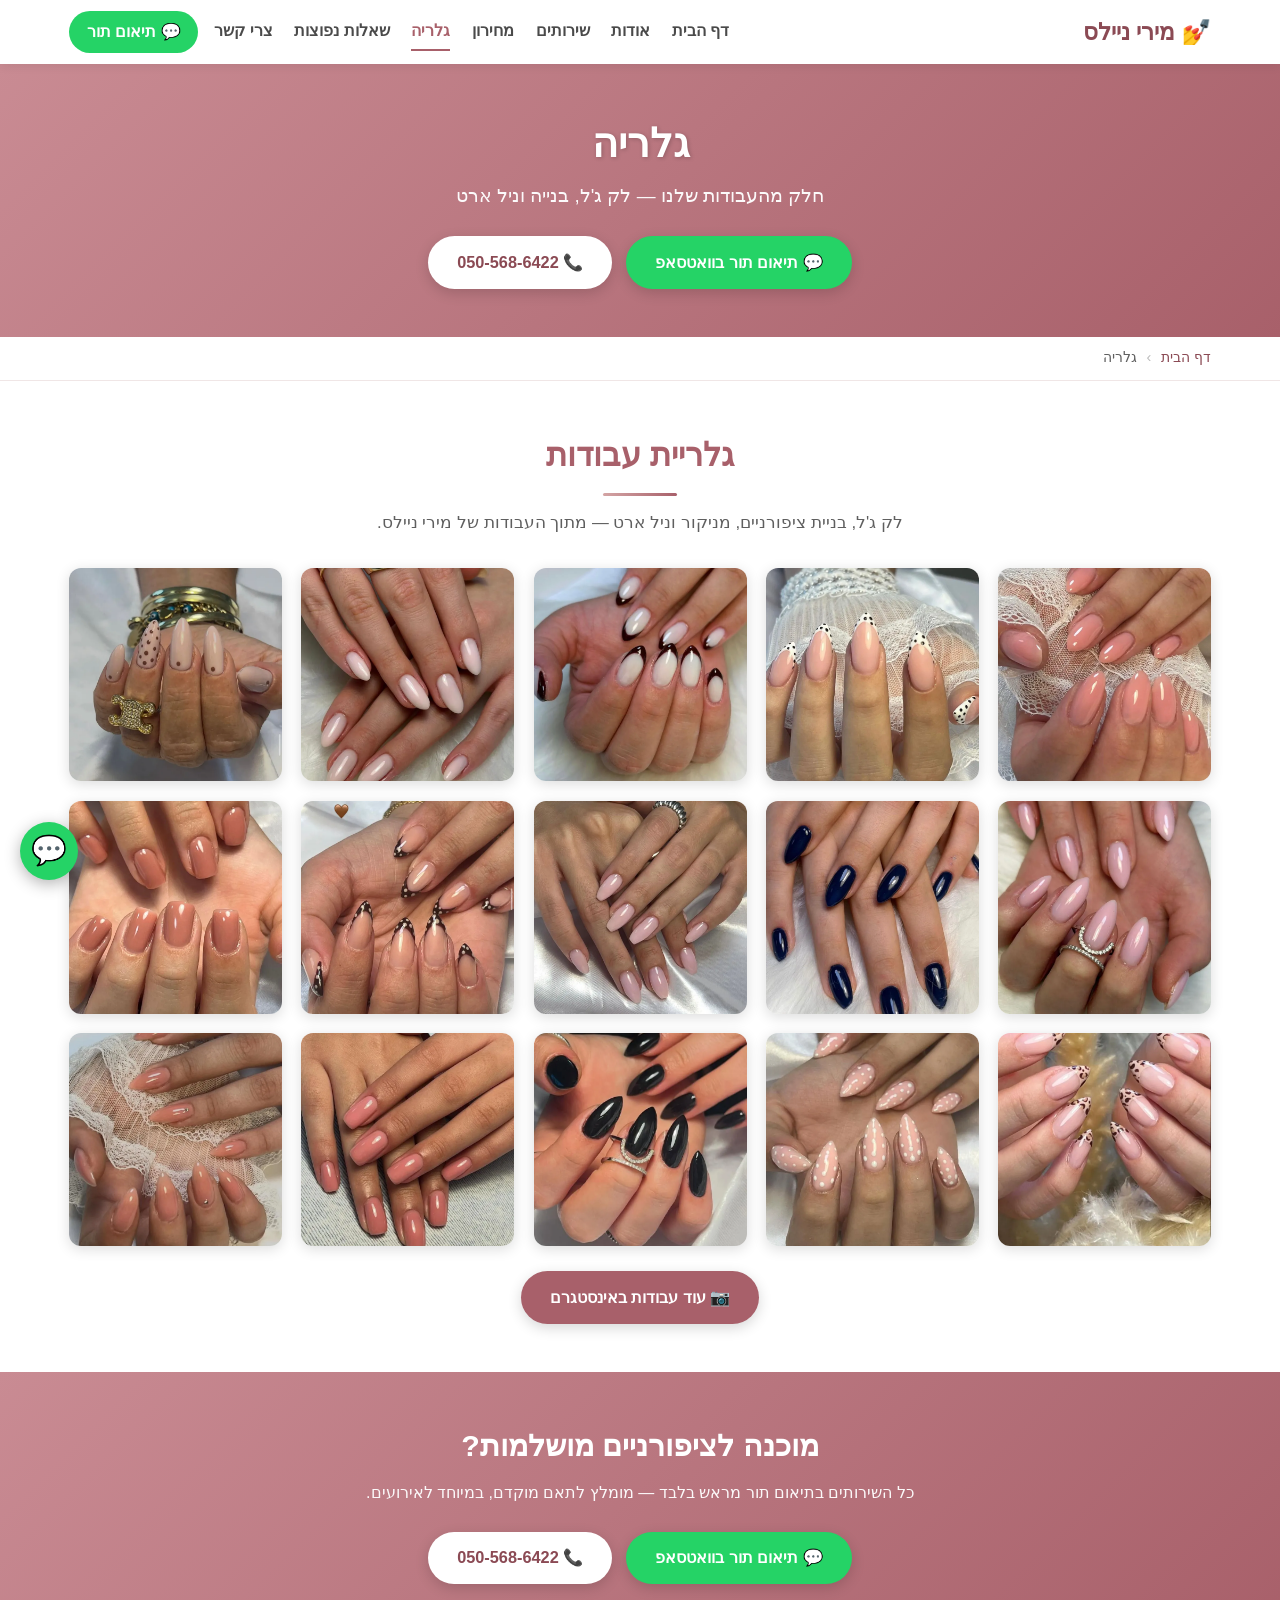
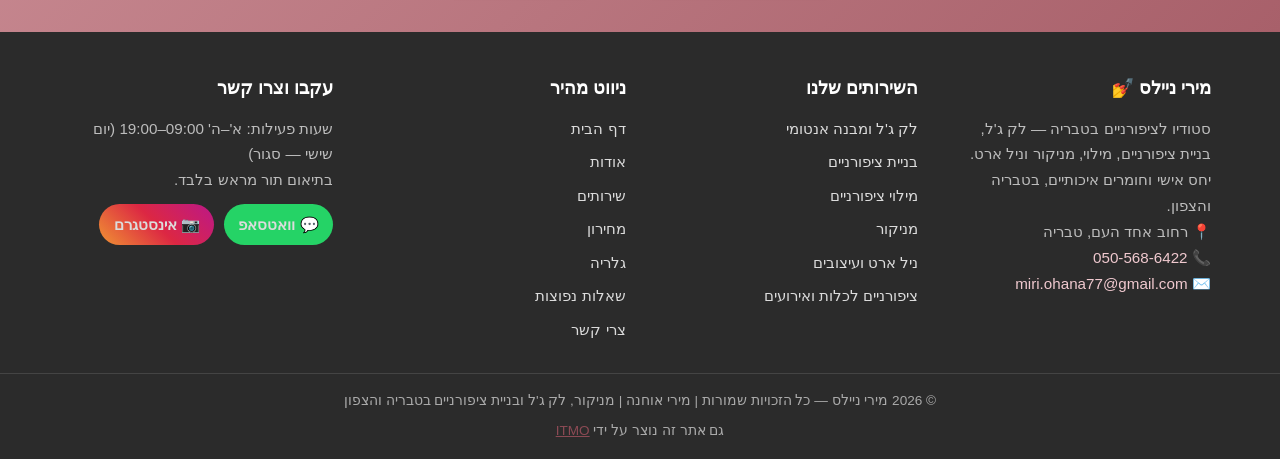
<file: gallery.html>
<!DOCTYPE html>
<html lang="he" dir="rtl">
<head>
<meta charset="UTF-8">
<meta name="viewport" content="width=device-width, initial-scale=1.0">
<meta name="theme-color" content="#a8606a">
<title>גלריה | עבודות ציפורניים של מירי ניילס טבריה</title>
<meta name="description" content="גלריית עבודות של מירי ניילס בטבריה — לק ג'ל, בניית ציפורניים, מניקור פראנץ', אומברה וניל ארט. השראה לעיצוב הבא שלך.">
<meta name="keywords" content="גלריה ציפורניים, עבודות לק ג'ל, ניל ארט טבריה, דוגמאות ציפורניים, מירי ניילס">
<meta name="author" content="מירי אוחנה - מירי ניילס">
<meta name="robots" content="index, follow, max-image-preview:large">
<meta name="geo.region" content="IL-Z">
<meta name="geo.placename" content="טבריה">
<meta name="geo.position" content="32.7940;35.5315">
<meta name="ICBM" content="32.7940, 35.5315">
<link rel="canonical" href="https://www.miri-nails.co.il/gallery">
<meta property="og:type" content="website">
<meta property="og:locale" content="he_IL">
<meta property="og:site_name" content="מירי ניילס">
<meta property="og:url" content="https://www.miri-nails.co.il/gallery">
<meta property="og:title" content="גלריה | עבודות ציפורניים של מירי ניילס טבריה">
<meta property="og:description" content="לק ג'ל, בנייה, מניקור פראנץ', אומברה וניל ארט — השראה לעיצוב הבא שלך.">
<meta property="og:image" content="https://www.miri-nails.co.il/11__1_.jpeg">
<meta name="twitter:card" content="summary_large_image">
<meta name="twitter:title" content="גלריה | מירי ניילס טבריה">
<meta name="twitter:description" content="עבודות לק ג'ל, בנייה וניל ארט.">
<meta name="twitter:image" content="https://www.miri-nails.co.il/11__1_.jpeg">
<link rel="preconnect" href="https://www.googletagmanager.com">
<link rel="preload" as="image" href="11__1_.webp" type="image/webp">
<link rel="icon" href="favicon.ico" sizes="48x48">
<link rel="icon" href="favicon.svg" type="image/svg+xml">
<link rel="icon" type="image/png" sizes="32x32" href="favicon-32.png">
<link rel="apple-touch-icon" href="apple-touch-icon.png">
<link rel="stylesheet" href="style.css">
<script type="application/ld+json">
{
  "@context": "https://schema.org",
  "@type": "BreadcrumbList",
  "itemListElement": [
    {"@type": "ListItem", "position": 1, "name": "דף הבית", "item": "https://www.miri-nails.co.il/"},
    {"@type": "ListItem", "position": 2, "name": "גלריה", "item": "https://www.miri-nails.co.il/gallery"}
  ]
}
</script>
<script>
window.addEventListener('load',function(){var s=document.createElement('script');s.src='https://www.googletagmanager.com/gtag/js?id=G-24V7088SF2';s.async=true;document.head.appendChild(s);s.onload=function(){window.dataLayer=window.dataLayer||[];function gtag(){dataLayer.push(arguments);}gtag('js',new Date());gtag('config','G-24V7088SF2');};});
</script>
</head>
<body>
<a href="#main" class="skip-link">דלגו לתוכן</a>
<div class="topbar">
  <div class="wrap">
    <a href="/" class="brand">💅 מירי ניילס</a>
    <button class="navtoggle" aria-label="פתחי תפריט" aria-expanded="false" onclick="toggleNav(this)">☰</button>
    <nav class="mainnav" aria-label="ניווט ראשי">
      <ul>
        <li><a href="/">דף הבית</a></li>
        <li><a href="about">אודות</a></li>
        <li><a href="services">שירותים</a></li>
        <li><a href="pricing">מחירון</a></li>
        <li><a href="gallery" class="active" aria-current="page">גלריה</a></li>
        <li><a href="faq">שאלות נפוצות</a></li>
        <li><a href="contact">צרי קשר</a></li>
      </ul>
    </nav>
    <a href="https://wa.me/972505686422?text=%D7%94%D7%99%D7%99%20%D7%9E%D7%99%D7%A8%D7%99%2C%20%D7%90%D7%A9%D7%9E%D7%97%20%D7%9C%D7%AA%D7%90%D7%9D%20%D7%AA%D7%95%D7%A8" target="_blank" rel="noopener" class="topcta">💬 תיאום תור</a>
  </div>
</div>
<header class="hero">
  <div class="wrap">
    <h1>גלריה</h1>
    <p class="hero-sub">חלק מהעבודות שלנו — לק ג'ל, בנייה וניל ארט</p>
    <div class="hero-cta">
      <a href="https://wa.me/972505686422?text=%D7%94%D7%99%D7%99%20%D7%9E%D7%99%D7%A8%D7%99%2C%20%D7%90%D7%A9%D7%9E%D7%97%20%D7%9C%D7%AA%D7%90%D7%9D%20%D7%AA%D7%95%D7%A8" target="_blank" rel="noopener" class="btn wa">💬 תיאום תור בוואטסאפ</a>
      <a href="tel:0505686422" class="btn light">📞 050-568-6422</a>
    </div>
  </div>
</header>
<nav class="breadcrumb" aria-label="מיקום בעמוד"><div class="wrap"><a href="/">דף הבית</a> <span class="sep">›</span> <span>גלריה</span></div></nav>
<main id="main">
<section class="alt"><div class="wrap">
  <div class="sec-head"><h2>גלריית עבודות</h2><p>לק ג'ל, בניית ציפורניים, מניקור וניל ארט — מתוך העבודות של מירי ניילס.</p></div>
  <div class="gallery">
    <div class="gitem"><picture><source srcset="11__1_.webp" type="image/webp"><img src="11__1_.jpeg" alt="לק ג'ל ורוד עדין — מירי ניילס טבריה" loading="eager" fetchpriority="high" width="736" height="906" decoding="async"></picture></div>
    <div class="gitem"><picture><source srcset="11__2_.webp" type="image/webp"><img src="11__2_.jpeg" alt="ניל ארט נקודות שחור לבן — מירי ניילס טבריה" loading="lazy" width="736" height="874" decoding="async"></picture></div>
    <div class="gitem"><picture><source srcset="11__3_.webp" type="image/webp"><img src="11__3_.jpeg" alt="מניקור פראנץ' לבן — בניית ציפורניים טבריה" loading="lazy" width="736" height="910" decoding="async"></picture></div>
    <div class="gitem"><picture><source srcset="11__4_.webp" type="image/webp"><img src="11__4_.jpeg" alt="לק ג'ל ורוד קלאסי — מירי אוחנה טבריה" loading="lazy" width="736" height="917" decoding="async"></picture></div>
    <div class="gitem"><picture><source srcset="11__5_.webp" type="image/webp"><img src="11__5_.jpeg" alt="ניל ארט עיצוב נקודות חומות — מירי ניילס" loading="lazy" width="736" height="877" decoding="async"></picture></div>
    <div class="gitem"><picture><source srcset="11__6_.webp" type="image/webp"><img src="11__6_.jpeg" alt="לק ג'ל ורוד אלגנטי — טיפס ג'ל טבריה" loading="lazy" width="736" height="922" decoding="async"></picture></div>
    <div class="gitem"><picture><source srcset="11__7_.webp" type="image/webp"><img src="11__7_.jpeg" alt="לק ג'ל כחול כהה — מילוי ציפורניים טבריה" loading="lazy" width="736" height="941" decoding="async"></picture></div>
    <div class="gitem"><picture><source srcset="11__8_.webp" type="image/webp"><img src="11__8_.jpeg" alt="לק ג'ל טבעי ורוד — מבנה אנטומי טבריה" loading="lazy" width="736" height="909" decoding="async"></picture></div>
    <div class="gitem"><picture><source srcset="11__9_.webp" type="image/webp"><img src="11__9_.jpeg" alt="ניל ארט נקודות על קצוות — מירי ניילס" loading="lazy" width="736" height="907" decoding="async"></picture></div>
    <div class="gitem"><picture><source srcset="11__10_.webp" type="image/webp"><img src="11__10_.jpeg" alt="לק ג'ל חום אדמדם — מירי אוחנה" loading="lazy" width="736" height="912" decoding="async"></picture></div>
    <div class="gitem"><picture><source srcset="22__1_.webp" type="image/webp"><img src="22__1_.jpeg" alt="ניל ארט עיצוב למפארד — מירי ניילס טבריה" loading="lazy" width="736" height="906" decoding="async"></picture></div>
    <div class="gitem"><picture><source srcset="22__2_.webp" type="image/webp"><img src="22__2_.jpeg" alt="לק ג'ל ורוד עם פס למפארד — בניית ציפורניים" loading="lazy" width="736" height="918" decoding="async"></picture></div>
    <div class="gitem"><picture><source srcset="22__3_.webp" type="image/webp"><img src="22__3_.jpeg" alt="ניל ארט נקודות לבנות — טיפס ג'ל מירי ניילס" loading="lazy" width="736" height="914" decoding="async"></picture></div>
    <div class="gitem"><picture><source srcset="22__4_.webp" type="image/webp"><img src="22__4_.jpeg" alt="לק ג'ל שחור עם מבנה אנטומי — טבריה" loading="lazy" width="736" height="924" decoding="async"></picture></div>
    <div class="gitem"><picture><source srcset="22__5_.webp" type="image/webp"><img src="22__5_.jpeg" alt="לק ג'ל אפרסק עדין — מירי ניילס טבריה" loading="lazy" width="736" height="879" decoding="async"></picture></div>
  </div>
  <p class="center" style="margin-top:1.6rem"><a class="btn rose" href="https://www.instagram.com/miri_ohana5" target="_blank" rel="noopener">📷 עוד עבודות באינסטגרם</a></p>
</div></section>
<section class="band">
  <div class="wrap center">
    <h2>מוכנה לציפורניים מושלמות?</h2>
    <p>כל השירותים בתיאום תור מראש בלבד — מומלץ לתאם מוקדם, במיוחד לאירועים.</p>
    <div class="hero-cta">
      <a href="https://wa.me/972505686422?text=%D7%94%D7%99%D7%99%20%D7%9E%D7%99%D7%A8%D7%99%2C%20%D7%90%D7%A9%D7%9E%D7%97%20%D7%9C%D7%AA%D7%90%D7%9D%20%D7%AA%D7%95%D7%A8" target="_blank" rel="noopener" class="btn wa">💬 תיאום תור בוואטסאפ</a>
      <a href="tel:0505686422" class="btn light">📞 050-568-6422</a>
    </div>
  </div>
</section>
</main>
<footer>
  <div class="footer-grid">
    <div class="footer-col">
      <h3>מירי ניילס 💅</h3>
      <p>סטודיו לציפורניים בטבריה — לק ג'ל, בניית ציפורניים, מילוי, מניקור וניל ארט. יחס אישי וחומרים איכותיים, בטבריה והצפון.</p>
      <p class="footer-nap">📍 רחוב אחד העם, טבריה<br>📞 <a href="tel:0505686422">050-568-6422</a><br>✉️ <a href="mailto:miri.ohana77@gmail.com">miri.ohana77@gmail.com</a></p>
    </div>
    <div class="footer-col">
      <h3>השירותים שלנו</h3>
      <ul>
          <li><a href="lak-gel">לק ג'ל ומבנה אנטומי</a></li>
          <li><a href="nail-building">בניית ציפורניים</a></li>
          <li><a href="fill">מילוי ציפורניים</a></li>
          <li><a href="manicure">מניקור</a></li>
          <li><a href="nail-art">ניל ארט ועיצובים</a></li>
          <li><a href="events">ציפורניים לכלות ואירועים</a></li>
      </ul>
    </div>
    <div class="footer-col">
      <h3>ניווט מהיר</h3>
      <ul>
          <li><a href="/">דף הבית</a></li>
          <li><a href="about">אודות</a></li>
          <li><a href="services">שירותים</a></li>
          <li><a href="pricing">מחירון</a></li>
          <li><a href="gallery">גלריה</a></li>
          <li><a href="faq">שאלות נפוצות</a></li>
          <li><a href="contact">צרי קשר</a></li>
      </ul>
    </div>
    <div class="footer-col">
      <h3>עקבו וצרו קשר</h3>
      <p>שעות פעילות: א'–ה' 09:00–19:00 (יום שישי — סגור)<br>בתיאום תור מראש בלבד.</p>
      <div class="footer-social">
        <a href="https://wa.me/972505686422?text=%D7%94%D7%99%D7%99%20%D7%9E%D7%99%D7%A8%D7%99%2C%20%D7%90%D7%A9%D7%9E%D7%97%20%D7%9C%D7%AA%D7%90%D7%9D%20%D7%AA%D7%95%D7%A8" target="_blank" rel="noopener" class="fbtn wa">💬 וואטסאפ</a>
        <a href="https://www.instagram.com/miri_ohana5" target="_blank" rel="noopener" class="fbtn ig">📷 אינסטגרם</a>
      </div>
    </div>
  </div>
  <div class="footer-bottom">
    <p>&copy; 2026 מירי ניילס — כל הזכויות שמורות | מירי אוחנה | מניקור, לק ג'ל ובניית ציפורניים בטבריה והצפון</p>
    <p style="margin-top:.5rem">גם אתר זה נוצר על ידי <a href="https://www.itmo.co.il/" target="_blank" rel="noopener">ITMO</a></p>
  </div>
</footer>
<a href="https://wa.me/972505686422?text=%D7%94%D7%99%D7%99%20%D7%9E%D7%99%D7%A8%D7%99%2C%20%D7%90%D7%A9%D7%9E%D7%97%20%D7%9C%D7%AA%D7%90%D7%9D%20%D7%AA%D7%95%D7%A8" target="_blank" rel="noopener" class="float-wa" aria-label="תיאום תור בוואטסאפ">💬</a>
<script src="script.js" defer></script>
</body>
</html>
</file>
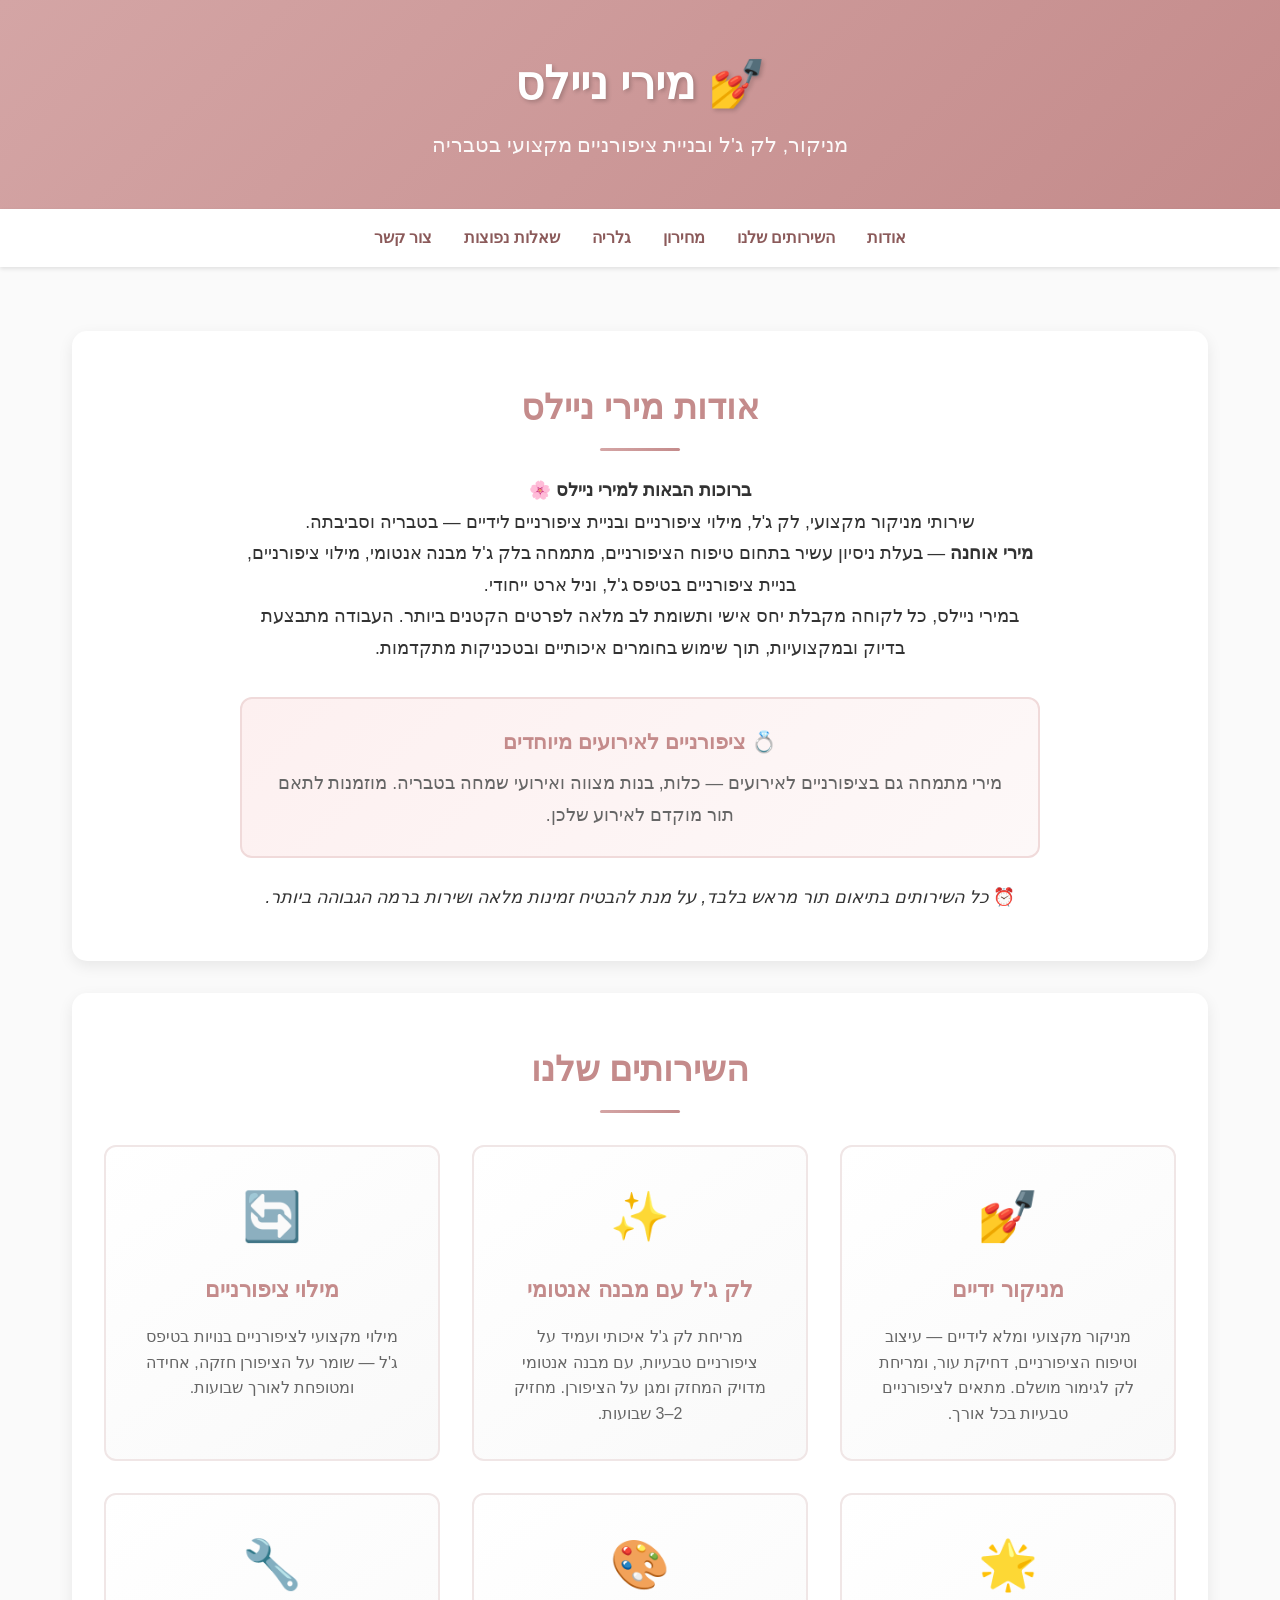
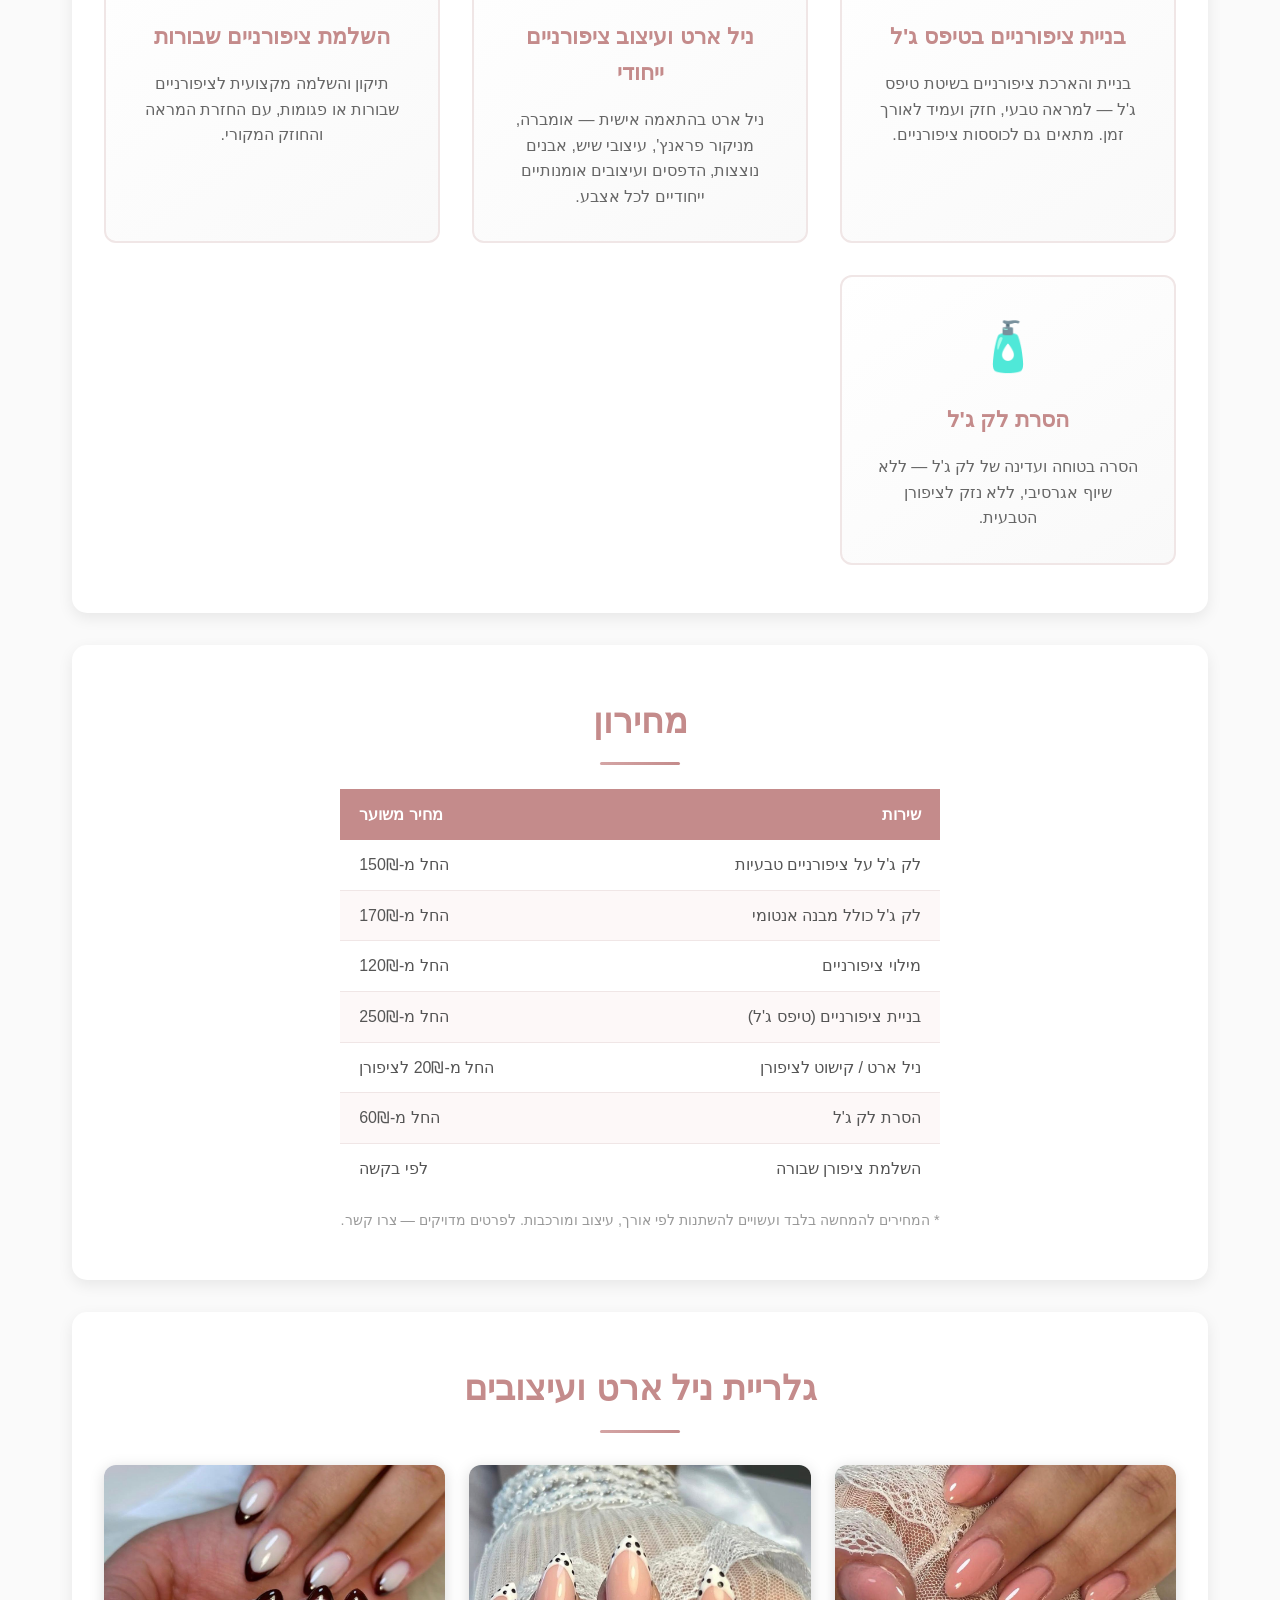
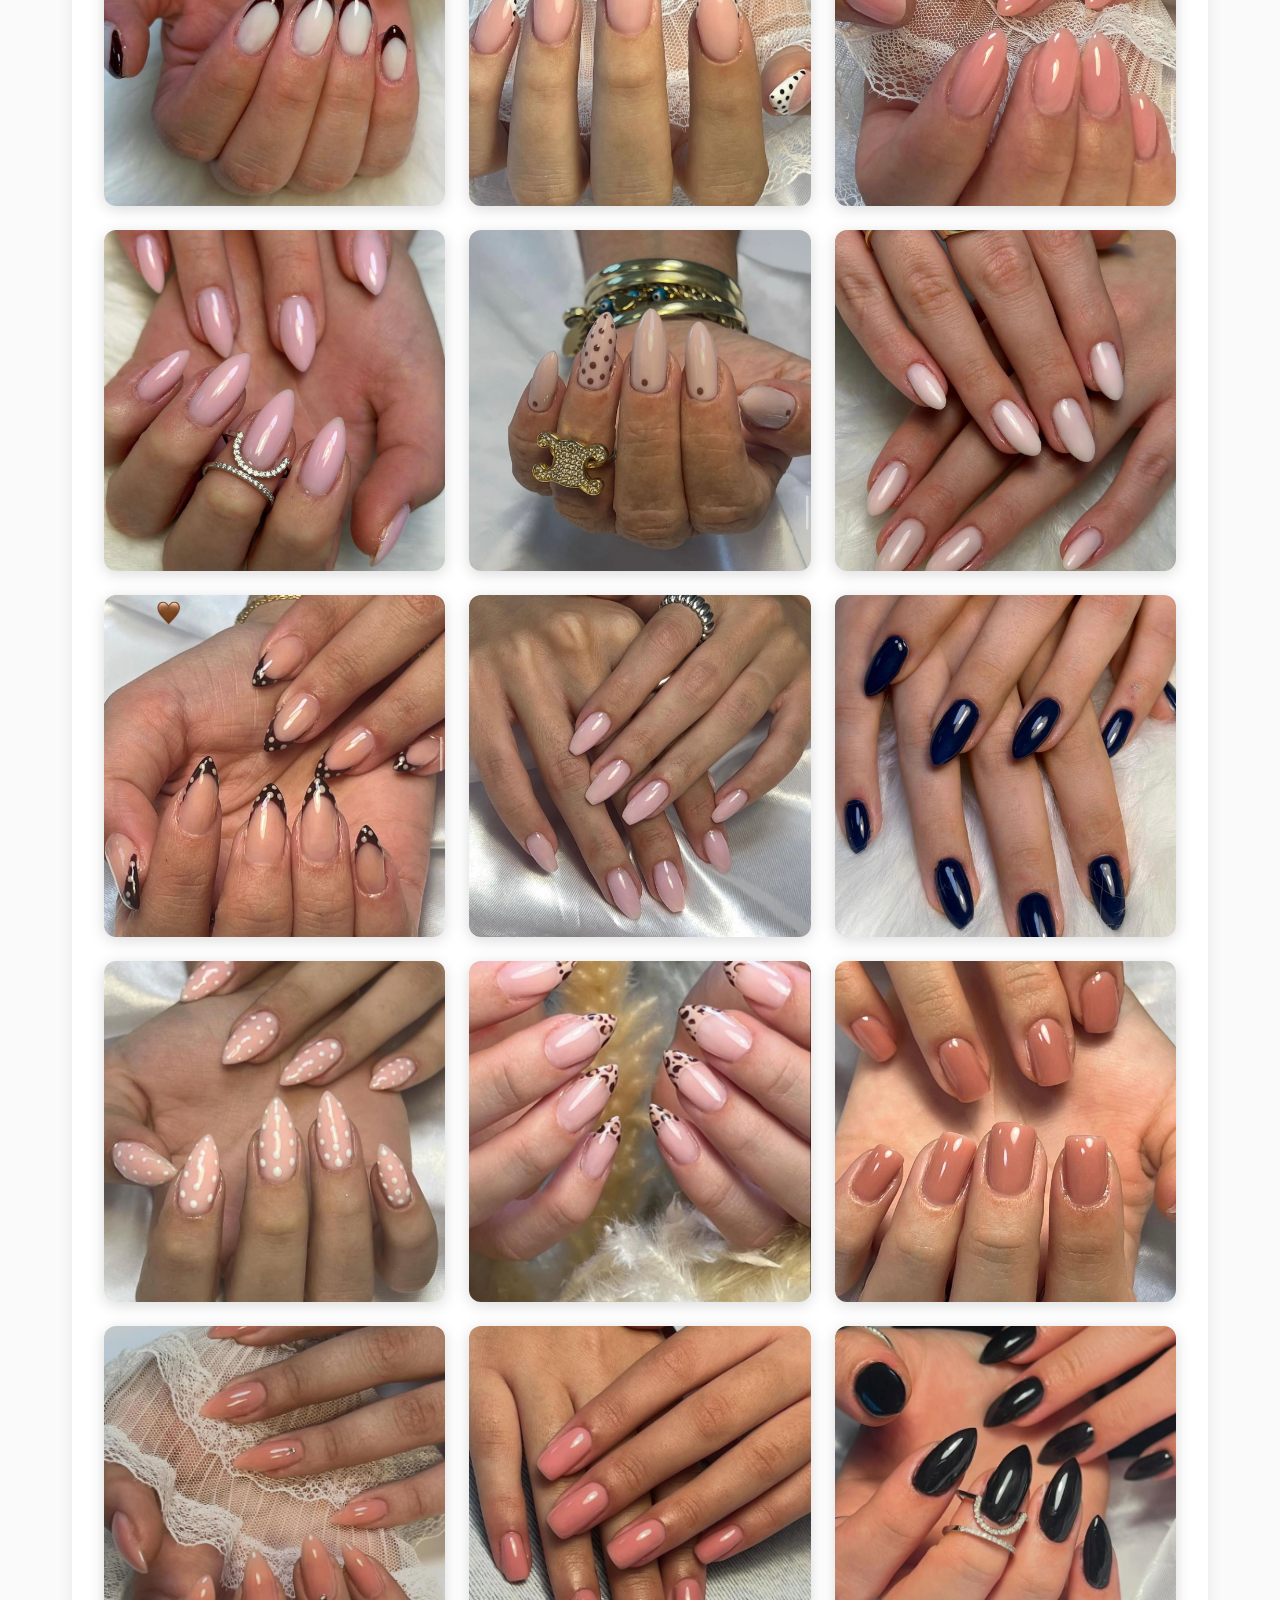
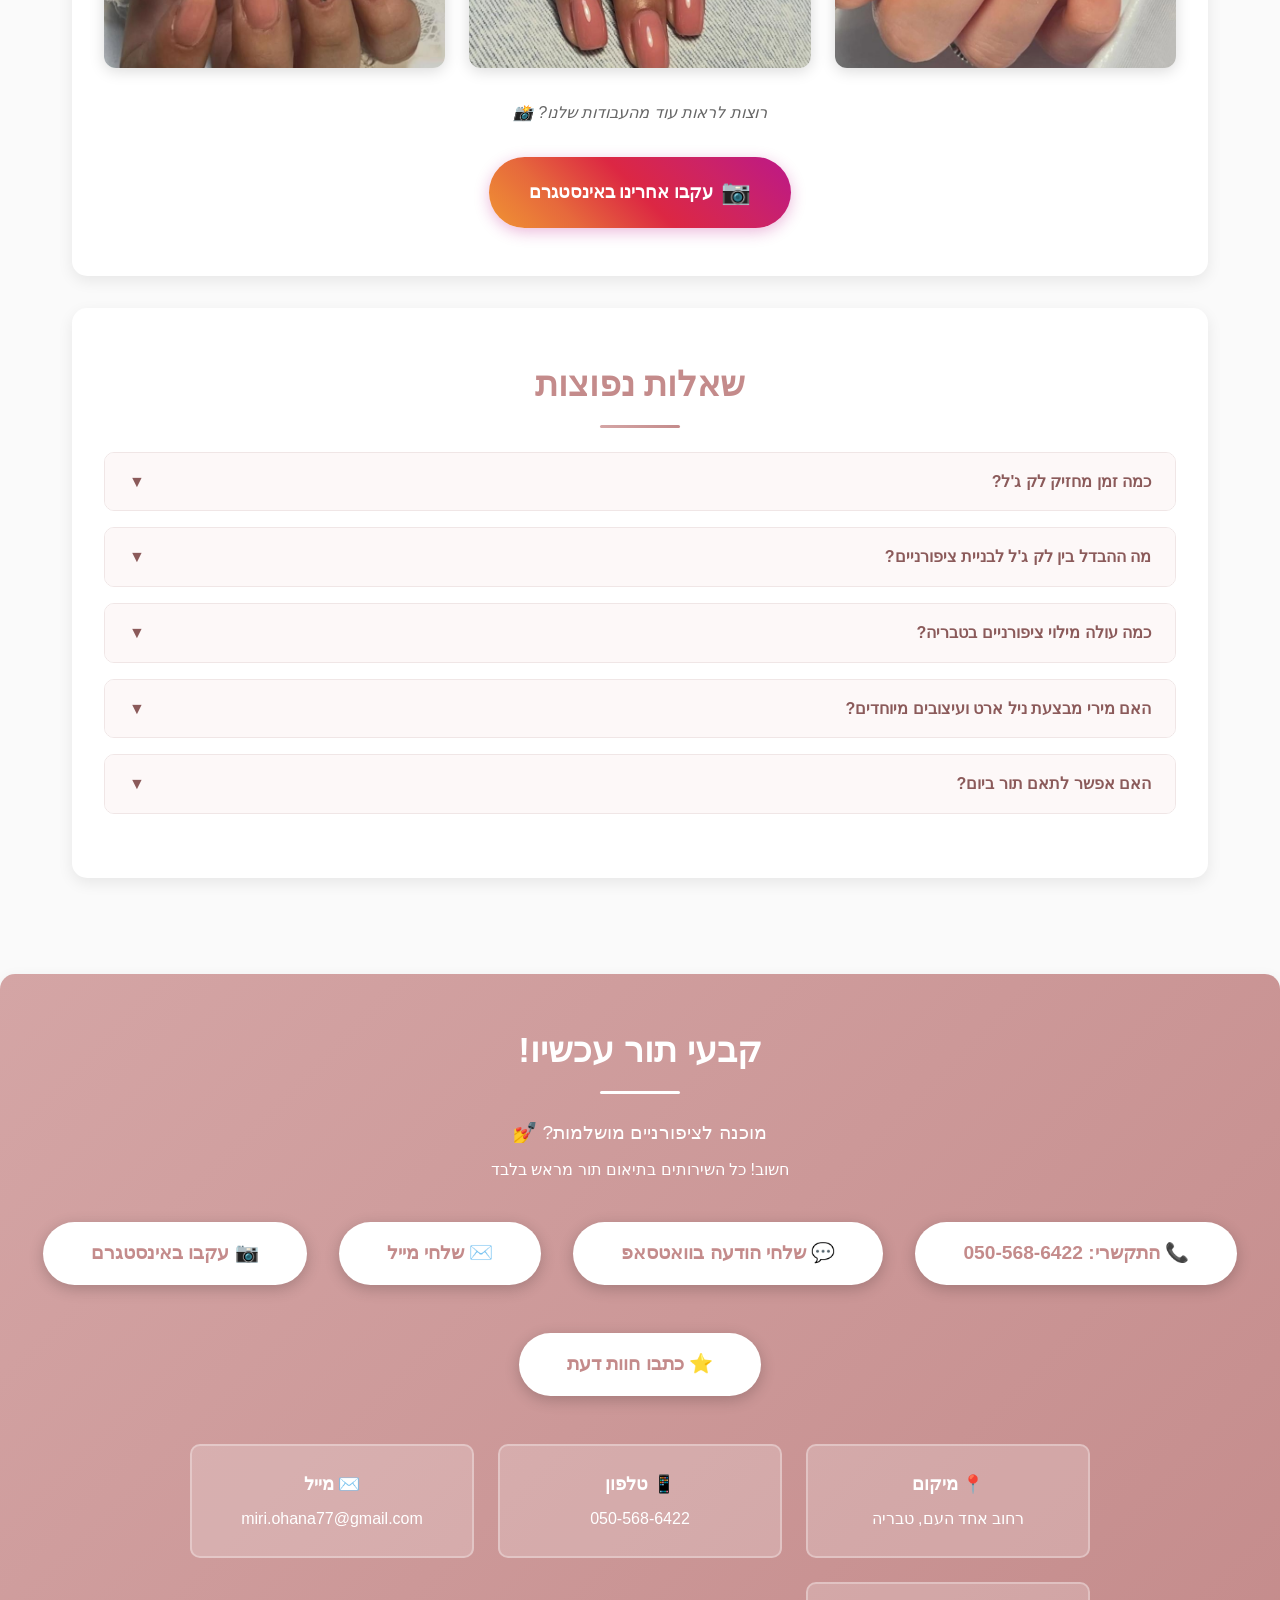
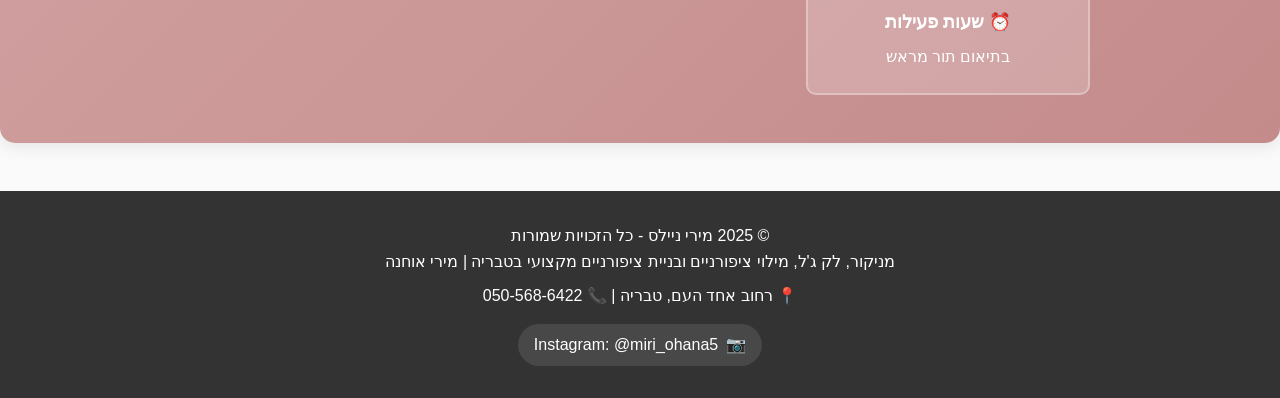
<file: index_backup_20260530.html>
<!DOCTYPE html>
<html lang="he" dir="rtl">
<head>
<meta charset="UTF-8">
<meta name="viewport" content="width=device-width, initial-scale=1.0">

<!-- SEO Meta Tags -->
<title>מירי ניילס - מניקור, לק ג'ל, מילוי ציפורניים ובניית ציפורניים | טבריה</title>
<meta name="description" content="מירי ניילס בטבריה — מניקור מקצועי, לק ג'ל עמיד, מילוי ציפורניים, בניית ציפורניים בטיפס ג'ל, מבנה אנטומי וניל ארט. מירי אוחנה. קביעת תור: 050-568-6422">
<meta name="keywords" content="מניקור טבריה, לק ג'ל טבריה, מילוי ציפורניים טבריה, בניית ציפורניים טבריה, ניל ארט טבריה, אומברה ציפורניים, מניקור פראנץ' טבריה, מבנה אנטומי, טיפס ג'ל, מירי ניילס, מירי אוחנה, הסרת לק ג'ל, ציפורניים לאירועים טבריה, מניקור מקצועי">
<meta name="author" content="מירי אוחנה - מירי ניילס">
<meta name="robots" content="index, follow">
<meta name="language" content="Hebrew">
<link rel="canonical" href="https://www.miri-nails.co.il/">

<!-- Open Graph / Facebook -->
<meta property="og:type" content="website">
<meta property="og:url" content="https://www.miri-nails.co.il/">
<meta property="og:title" content="מירי ניילס - מניקור, לק ג'ל ומילוי ציפורניים מקצועי | טבריה">
<meta property="og:description" content="מניקור, לק ג'ל, מילוי ציפורניים ובניית ציפורניים מקצועית בטבריה. מירי אוחנה — ניסיון עשיר, יחס אישי, חומרים איכותיים.">
<meta property="og:image" content="https://www.miri-nails.co.il/11__1_.jpeg">

<!-- Local Business Schema -->
<script type="application/ld+json">
{
  "@context": "https://schema.org",
  "@type": "BeautySalon",
  "name": "מירי ניילס",
  "image": "https://www.miri-nails.co.il/11__1_.jpeg",
  "description": "מניקור מקצועי, לק ג'ל, מילוי ציפורניים ובניית ציפורניים בטבריה",
  "url": "https://www.miri-nails.co.il/",
  "telephone": "+972-50-568-6422",
  "email": "miri.ohana77@gmail.com",
  "priceRange": "$$",
  "inLanguage": "he",
  "openingHoursSpecification": {
    "@type": "OpeningHoursSpecification",
    "dayOfWeek": ["Monday","Tuesday","Wednesday","Thursday","Friday","Sunday"],
    "description": "בתיאום תור מראש"
  },
  "address": {
    "@type": "PostalAddress",
    "streetAddress": "רחוב אחד העם",
    "addressLocality": "טבריה",
    "addressRegion": "גליל תחתון",
    "addressCountry": "IL"
  },
  "geo": {
    "@type": "GeoCoordinates",
    "latitude": 32.7940,
    "longitude": 35.5315
  },
  "areaServed": ["טבריה","כינרת","גליל תחתון","כינרת"],
  "hasOfferCatalog": {
    "@type": "OfferCatalog",
    "name": "שירותי ציפורניים",
    "itemListElement": [
      {"@type":"Offer","name":"לק ג'ל","price":"150","priceCurrency":"ILS"},
      {"@type":"Offer","name":"מילוי ציפורניים","price":"120","priceCurrency":"ILS"},
      {"@type":"Offer","name":"בניית ציפורניים בטיפס ג'ל","price":"250","priceCurrency":"ILS"},
      {"@type":"Offer","name":"ניל ארט ועיצוב","price":"20","priceCurrency":"ILS"},
      {"@type":"Offer","name":"הסרת לק ג'ל","price":"60","priceCurrency":"ILS"}
    ]
  },
  "sameAs": ["https://www.instagram.com/miri_ohana5"],
  "owner": {
    "@type": "Person",
    "name": "מירי אוחנה"
  }
}
</script>

<!-- FAQ Schema -->
<script type="application/ld+json">
{
  "@context": "https://schema.org",
  "@type": "FAQPage",
  "mainEntity": [
    {
      "@type": "Question",
      "name": "כמה זמן מחזיק לק ג'ל?",
      "acceptedAnswer": {"@type":"Answer","text":"לק ג'ל מחזיק בדרך כלל 2–3 שבועות, תלוי בקצב צמיחת הציפורן ואורח החיים."}
    },
    {
      "@type": "Question",
      "name": "כמה עולה מילוי ציפורניים בטבריה?",
      "acceptedAnswer": {"@type":"Answer","text":"מחיר מילוי ציפורניים במירי ניילס מתחיל מ-120₪. מומלץ ליצור קשר לפרטים עדכניים."}
    },
    {
      "@type": "Question",
      "name": "האם מירי מבצעת ניל ארט ועיצובים מיוחדים?",
      "acceptedAnswer": {"@type":"Answer","text":"כן! מירי מתמחה בניל ארט, אומברה, מניקור פראנץ', קישוטים עם אבנים, הדפסים ועיצובים ייחודיים לפי בקשה."}
    },
    {
      "@type": "Question",
      "name": "האם אפשר לתאם תור ביום?",
      "acceptedAnswer": {"@type":"Answer","text":"כל השירותים ניתנים בתיאום תור מראש בלבד. ניתן לתאם בוואטסאפ או בטלפון 050-568-6422."}
    },
    {
      "@type": "Question",
      "name": "מה ההבדל בין לק ג'ל ובניית ציפורניים?",
      "acceptedAnswer": {"@type":"Answer","text":"לק ג'ל מיועד לציפורניים טבעיות ומחזיק 2–3 שבועות. בניית ציפורניים (טיפס ג'ל) מאריכה את הציפורן ומוסיפה חוזק, מתאים למי שרוצה ציפורניים ארוכות וחזקות."}
    }
  ]
}
</script>

<!-- Google tag (gtag.js) - Deferred Loading -->
<script>
window.addEventListener('load', function() {
  var script = document.createElement('script');
  script.src = 'https://www.googletagmanager.com/gtag/js?id=G-24V7088SF2';
  script.async = true;
  document.head.appendChild(script);
  script.onload = function() {
    window.dataLayer = window.dataLayer || [];
    function gtag(){dataLayer.push(arguments);}
    gtag('js', new Date());
    gtag('config', 'G-24V7088SF2');
  };
});
</script>

<style>
* { margin: 0; padding: 0; box-sizing: border-box; }

body {
  font-family: 'Segoe UI', Tahoma, Geneva, Verdana, sans-serif;
  line-height: 1.6;
  color: #333;
  background: #fafafa;
}

/* Header */
header {
  background: linear-gradient(135deg, #d4a5a5 0%, #c48b8b 100%);
  color: white;
  padding: 3rem 2rem;
  text-align: center;
  box-shadow: 0 4px 6px rgba(0,0,0,0.1);
}
header h1 { font-size: 2.8rem; margin-bottom: 0.5rem; text-shadow: 2px 2px 4px rgba(0,0,0,0.2); }
header p { font-size: 1.3rem; opacity: 0.95; }

/* Navigation */
nav {
  background: white;
  padding: 1rem;
  box-shadow: 0 2px 4px rgba(0,0,0,0.1);
  position: sticky;
  top: 0;
  z-index: 100;
}
nav ul { list-style: none; display: flex; justify-content: center; flex-wrap: wrap; gap: 2rem; }
nav a { color: #8b5a5a; text-decoration: none; font-weight: 600; transition: color 0.3s; }
nav a:hover { color: #6d4545; }

/* Container */
.container { max-width: 1200px; margin: 0 auto; padding: 2rem; }

/* Sections */
section {
  background: white;
  margin: 2rem 0;
  padding: 3rem 2rem;
  border-radius: 15px;
  box-shadow: 0 5px 15px rgba(0,0,0,0.08);
}
section h2 {
  color: #c48b8b;
  font-size: 2.2rem;
  margin-bottom: 1.5rem;
  text-align: center;
  position: relative;
  padding-bottom: 1rem;
}
section h2::after {
  content: '';
  position: absolute;
  bottom: 0;
  right: 50%;
  transform: translateX(50%);
  width: 80px;
  height: 3px;
  background: linear-gradient(90deg, #d4a5a5, #c48b8b);
  border-radius: 2px;
}

/* About */
.about-content { max-width: 800px; margin: 0 auto; text-align: center; font-size: 1.1rem; line-height: 1.8; }

/* Services */
.services-grid {
  display: grid;
  grid-template-columns: repeat(auto-fit, minmax(280px, 1fr));
  gap: 2rem;
  margin-top: 2rem;
}
.service-card {
  background: linear-gradient(145deg, #fff 0%, #f9f9f9 100%);
  padding: 2rem;
  border-radius: 12px;
  text-align: center;
  border: 2px solid #f0e6e6;
  transition: all 0.3s ease;
}
.service-card:hover {
  transform: translateY(-5px);
  box-shadow: 0 8px 20px rgba(196,139,139,0.2);
  border-color: #d4a5a5;
}
.service-icon { font-size: 3rem; margin-bottom: 1rem; }
.service-card h3 { color: #c48b8b; margin-bottom: 1rem; font-size: 1.4rem; }
.service-card p { color: #666; line-height: 1.6; }

/* Pricing */
.pricing-table {
  width: 100%;
  border-collapse: collapse;
  margin-top: 1.5rem;
  font-size: 1rem;
}
.pricing-table th {
  background: #c48b8b;
  color: white;
  padding: 0.8rem 1.2rem;
  text-align: right;
}
.pricing-table td {
  padding: 0.75rem 1.2rem;
  border-bottom: 1px solid #f0e6e6;
  color: #555;
}
.pricing-table tr:nth-child(even) td { background: #fdf8f8; }
.pricing-table tr:last-child td { border-bottom: none; }
.price-note {
  text-align: center;
  color: #999;
  font-size: 0.9rem;
  margin-top: 1rem;
}

/* FAQ */
.faq-list { margin-top: 1.5rem; }
.faq-item {
  border: 1px solid #f0e6e6;
  border-radius: 10px;
  margin-bottom: 1rem;
  overflow: hidden;
}
.faq-question {
  background: #fdf8f8;
  padding: 1rem 1.5rem;
  font-weight: 600;
  color: #8b5a5a;
  cursor: pointer;
  display: flex;
  justify-content: space-between;
  align-items: center;
  user-select: none;
}
.faq-question:hover { background: #f9efef; }
.faq-answer {
  padding: 1rem 1.5rem;
  color: #555;
  line-height: 1.7;
  display: none;
}
.faq-item.open .faq-answer { display: block; }
.faq-arrow { transition: transform 0.3s; font-style: normal; }
.faq-item.open .faq-arrow { transform: rotate(180deg); }

/* Events highlight */
.events-highlight {
  background: linear-gradient(135deg, #fdf0f0 0%, #fdf8f8 100%);
  border: 2px solid #f0dada;
  border-radius: 12px;
  padding: 1.5rem 2rem;
  margin-top: 2rem;
  text-align: center;
}
.events-highlight h3 { color: #c48b8b; margin-bottom: 0.5rem; font-size: 1.3rem; }
.events-highlight p { color: #666; }

/* Gallery */
.gallery-grid {
  display: grid;
  grid-template-columns: repeat(auto-fit, minmax(280px, 1fr));
  gap: 1.5rem;
  margin-top: 2rem;
}
.gallery-item {
  aspect-ratio: 1;
  border-radius: 12px;
  overflow: hidden;
  box-shadow: 0 3px 15px rgba(0,0,0,0.15);
  transition: transform 0.3s;
  cursor: pointer;
}
.gallery-item:hover { transform: scale(1.03); box-shadow: 0 5px 20px rgba(0,0,0,0.2); }
.gallery-item img { width: 100%; height: 100%; object-fit: cover; display: block; }

/* Instagram Button */
.instagram-button {
  display: inline-flex;
  align-items: center;
  gap: 0.5rem;
  background: linear-gradient(45deg, #f09433 0%, #e6683c 25%, #dc2743 50%, #cc2366 75%, #bc1888 100%);
  color: white;
  padding: 1rem 2.5rem;
  border-radius: 50px;
  text-decoration: none;
  font-weight: bold;
  font-size: 1.1rem;
  transition: all 0.3s;
  box-shadow: 0 4px 15px rgba(188,24,136,0.3);
  margin-top: 2rem;
}
.instagram-button:hover { transform: translateY(-3px); box-shadow: 0 6px 20px rgba(188,24,136,0.4); }
.instagram-icon { font-size: 1.5rem; }

/* CTA Section */
.cta-section { background: linear-gradient(135deg, #d4a5a5 0%, #c48b8b 100%); color: white; text-align: center; padding: 3rem 2rem; }
.cta-section h2 { color: white; }
.cta-section h2::after { background: white; }
.cta-button {
  display: inline-block;
  background: white;
  color: #c48b8b;
  padding: 1rem 3rem;
  margin: 1rem 0.5rem;
  border-radius: 50px;
  text-decoration: none;
  font-weight: bold;
  font-size: 1.2rem;
  transition: all 0.3s;
  box-shadow: 0 4px 15px rgba(0,0,0,0.2);
}
.cta-button:hover { transform: translateY(-3px); box-shadow: 0 6px 20px rgba(0,0,0,0.3); }
.cta-buttons { display: flex; flex-wrap: wrap; justify-content: center; gap: 1rem; margin-top: 1.5rem; }

/* Contact Info */
.contact-info {
  display: grid;
  grid-template-columns: repeat(auto-fit, minmax(250px, 1fr));
  gap: 1.5rem;
  max-width: 900px;
  margin: 2rem auto 0;
}
.contact-item {
  background: rgba(255,255,255,0.2);
  padding: 1.5rem;
  border-radius: 10px;
  border: 2px solid rgba(255,255,255,0.3);
  text-align: center;
  transition: all 0.3s;
}
.contact-item:hover { background: rgba(255,255,255,0.3); transform: translateY(-3px); }
.contact-item strong { display: block; margin-bottom: 0.5rem; font-size: 1.1rem; }
.contact-item a { color: white; text-decoration: none; }
.contact-item a:hover { opacity: 0.8; }

/* Social Links */
.social-links { margin-top: 1rem; display: flex; justify-content: center; gap: 1rem; }
.social-link {
  display: inline-flex;
  align-items: center;
  gap: 0.5rem;
  color: white;
  text-decoration: none;
  padding: 0.5rem 1rem;
  border-radius: 25px;
  background: rgba(255,255,255,0.1);
  transition: all 0.3s;
}
.social-link:hover { background: rgba(255,255,255,0.2); transform: translateY(-2px); }

/* Footer */
footer { background: #333; color: white; text-align: center; padding: 2rem; margin-top: 3rem; }

/* Responsive */
@media (max-width: 768px) {
  header h1 { font-size: 2rem; }
  header p { font-size: 1.1rem; }
  nav ul { gap: 1rem; }
  section h2 { font-size: 1.8rem; }
  .services-grid { grid-template-columns: 1fr; }
  .gallery-grid { grid-template-columns: repeat(auto-fit, minmax(150px, 1fr)); }
  .cta-button { font-size: 1rem; padding: 0.8rem 2rem; }
  .contact-info { grid-template-columns: 1fr; }
  .instagram-button { font-size: 1rem; padding: 0.8rem 2rem; }
}
</style>
</head>
<body>

<header>
  <h1>💅 מירי ניילס</h1>
  <p>מניקור, לק ג'ל ובניית ציפורניים מקצועי בטבריה</p>
</header>

<nav>
  <ul>
    <li><a href="#about">אודות</a></li>
    <li><a href="#services">השירותים שלנו</a></li>
    <li><a href="#pricing">מחירון</a></li>
    <li><a href="#gallery">גלריה</a></li>
    <li><a href="#faq">שאלות נפוצות</a></li>
    <li><a href="#contact">צור קשר</a></li>
  </ul>
</nav>

<main>
<div class="container">

  <!-- ABOUT -->
  <section id="about">
    <h2>אודות מירי ניילס</h2>
    <div class="about-content">
      <p><strong>ברוכות הבאות למירי ניילס</strong> 🌸</p>
      <p>שירותי מניקור מקצועי, לק ג'ל, מילוי ציפורניים ובניית ציפורניים לידיים — בטבריה וסביבתה.</p>
      <p><strong>מירי אוחנה</strong> — בעלת ניסיון עשיר בתחום טיפוח הציפורניים, מתמחה בלק ג'ל מבנה אנטומי, מילוי ציפורניים, בניית ציפורניים בטיפס ג'ל, וניל ארט ייחודי.</p>
      <p>במירי ניילס, כל לקוחה מקבלת יחס אישי ותשומת לב מלאה לפרטים הקטנים ביותר. העבודה מתבצעת בדיוק ובמקצועיות, תוך שימוש בחומרים איכותיים ובטכניקות מתקדמות.</p>
      <div class="events-highlight">
        <h3>💍 ציפורניים לאירועים מיוחדים</h3>
        <p>מירי מתמחה גם בציפורניים לאירועים — כלות, בנות מצווה ואירועי שמחה בטבריה. מוזמנות לתאם תור מוקדם לאירוע שלכן.</p>
      </div>
      <p style="margin-top:1.5rem;">⏰ <em>כל השירותים בתיאום תור מראש בלבד, על מנת להבטיח זמינות מלאה ושירות ברמה הגבוהה ביותר.</em></p>
    </div>
  </section>

  <!-- SERVICES -->
  <section id="services">
    <h2>השירותים שלנו</h2>
    <div class="services-grid">

      <div class="service-card">
        <div class="service-icon">💅</div>
        <h3>מניקור ידיים</h3>
        <p>מניקור מקצועי ומלא לידיים — עיצוב וטיפוח הציפורניים, דחיקת עור, ומריחת לק לגימור מושלם. מתאים לציפורניים טבעיות בכל אורך.</p>
      </div>

      <div class="service-card">
        <div class="service-icon">✨</div>
        <h3>לק ג'ל עם מבנה אנטומי</h3>
        <p>מריחת לק ג'ל איכותי ועמיד על ציפורניים טבעיות, עם מבנה אנטומי מדויק המחזק ומגן על הציפורן. מחזיק 2–3 שבועות.</p>
      </div>

      <div class="service-card">
        <div class="service-icon">🔄</div>
        <h3>מילוי ציפורניים</h3>
        <p>מילוי מקצועי לציפורניים בנויות בטיפס ג'ל — שומר על הציפורן חזקה, אחידה ומטופחת לאורך שבועות.</p>
      </div>

      <div class="service-card">
        <div class="service-icon">🌟</div>
        <h3>בניית ציפורניים בטיפס ג'ל</h3>
        <p>בניית והארכת ציפורניים בשיטת טיפס ג'ל — למראה טבעי, חזק ועמיד לאורך זמן. מתאים גם לכוססות ציפורניים.</p>
      </div>

      <div class="service-card">
        <div class="service-icon">🎨</div>
        <h3>ניל ארט ועיצוב ציפורניים ייחודי</h3>
        <p>ניל ארט בהתאמה אישית — אומברה, מניקור פראנץ', עיצובי שיש, אבנים נוצצות, הדפסים ועיצובים אומנותיים ייחודיים לכל אצבע.</p>
      </div>

      <div class="service-card">
        <div class="service-icon">🔧</div>
        <h3>השלמת ציפורניים שבורות</h3>
        <p>תיקון והשלמה מקצועית לציפורניים שבורות או פגומות, עם החזרת המראה והחוזק המקורי.</p>
      </div>

      <div class="service-card">
        <div class="service-icon">🧴</div>
        <h3>הסרת לק ג'ל</h3>
        <p>הסרה בטוחה ועדינה של לק ג'ל — ללא שיוף אגרסיבי, ללא נזק לציפורן הטבעית.</p>
      </div>

    </div>
  </section>

  <!-- PRICING -->
  <section id="pricing">
    <h2>מחירון</h2>
    <div style="max-width: 600px; margin: 0 auto;">
      <table class="pricing-table">
        <thead>
          <tr>
            <th>שירות</th>
            <th style="text-align:left;">מחיר משוער</th>
          </tr>
        </thead>
        <tbody>
          <tr><td>לק ג'ל על ציפורניים טבעיות</td><td style="text-align:left;">החל מ-150₪</td></tr>
          <tr><td>לק ג'ל כולל מבנה אנטומי</td><td style="text-align:left;">החל מ-170₪</td></tr>
          <tr><td>מילוי ציפורניים</td><td style="text-align:left;">החל מ-120₪</td></tr>
          <tr><td>בניית ציפורניים (טיפס ג'ל)</td><td style="text-align:left;">החל מ-250₪</td></tr>
          <tr><td>ניל ארט / קישוט לציפורן</td><td style="text-align:left;">החל מ-20₪ לציפורן</td></tr>
          <tr><td>הסרת לק ג'ל</td><td style="text-align:left;">החל מ-60₪</td></tr>
          <tr><td>השלמת ציפורן שבורה</td><td style="text-align:left;">לפי בקשה</td></tr>
        </tbody>
      </table>
      <p class="price-note">* המחירים להמחשה בלבד ועשויים להשתנות לפי אורך, עיצוב ומורכבות. לפרטים מדויקים — צרו קשר.</p>
    </div>
  </section>

  <!-- GALLERY -->
  <section id="gallery">
    <h2>גלריית ניל ארט ועיצובים</h2>
    <div class="gallery-grid">
      <div class="gallery-item"><img src="11__1_.jpeg" alt="לק ג'ל ורוד עדין — מירי ניילס טבריה" loading="lazy"></div>
      <div class="gallery-item"><img src="11__2_.jpeg" alt="ניל ארט נקודות שחור לבן — מירי ניילס טבריה" loading="lazy"></div>
      <div class="gallery-item"><img src="11__3_.jpeg" alt="מניקור פראנץ' לבן עם קצוות שחורים — בניית ציפורניים טבריה" loading="lazy"></div>
      <div class="gallery-item"><img src="11__4_.jpeg" alt="לק ג'ל ורוד קלאסי — מירי אוחנה טבריה" loading="lazy"></div>
      <div class="gallery-item"><img src="11__5_.jpeg" alt="ניל ארט עיצוב נקודות חומות — מירי ניילס" loading="lazy"></div>
      <div class="gallery-item"><img src="11__6_.jpeg" alt="לק ג'ל ורוד אלגנטי — טיפס ג'ל טבריה" loading="lazy"></div>
      <div class="gallery-item"><img src="11__7_.jpeg" alt="לק ג'ל כחול כהה — מילוי ציפורניים טבריה" loading="lazy"></div>
      <div class="gallery-item"><img src="11__8_.jpeg" alt="לק ג'ל טבעי ורוד עדין — מבנה אנטומי טבריה" loading="lazy"></div>
      <div class="gallery-item"><img src="11__9_.jpeg" alt="ניל ארט נקודות על קצוות — מירי ניילס" loading="lazy"></div>
      <div class="gallery-item"><img src="11__10_.jpeg" alt="לק ג'ל חום אדמדם — מירי אוחנה" loading="lazy"></div>
      <div class="gallery-item"><img src="22__1_.jpeg" alt="ניל ארט עיצוב למפארד — מירי ניילס טבריה" loading="lazy"></div>
      <div class="gallery-item"><img src="22__2_.jpeg" alt="לק ג'ל ורוד עם פס למפארד — בניית ציפורניים טבריה" loading="lazy"></div>
      <div class="gallery-item"><img src="22__3_.jpeg" alt="ניל ארט נקודות לבנות — טיפס ג'ל מירי ניילס" loading="lazy"></div>
      <div class="gallery-item"><img src="22__4_.jpeg" alt="לק ג'ל שחור אלגנטי עם מבנה אנטומי — טבריה" loading="lazy"></div>
      <div class="gallery-item"><img src="22__5_.jpeg" alt="לק ג'ל אפרסק עדין — מירי ניילס טבריה" loading="lazy"></div>
    </div>
    <p style="text-align:center;margin-top:2rem;color:#666;"><em>רוצות לראות עוד מהעבודות שלנו? 📸</em></p>
    <div style="text-align:center;">
      <a href="https://www.instagram.com/miri_ohana5" target="_blank" rel="noopener" class="instagram-button">
        <span class="instagram-icon">📷</span>
        עקבו אחרינו באינסטגרם
      </a>
    </div>
  </section>

  <!-- FAQ -->
  <section id="faq">
    <h2>שאלות נפוצות</h2>
    <div class="faq-list">

      <div class="faq-item">
        <div class="faq-question" onclick="toggleFaq(this)">
          כמה זמן מחזיק לק ג'ל? <span class="faq-arrow">▼</span>
        </div>
        <div class="faq-answer">לק ג'ל מחזיק בדרך כלל 2–3 שבועות, תלוי בקצב צמיחת הציפורן ואורח החיים. עם מבנה אנטומי — עמידות גבוהה יותר.</div>
      </div>

      <div class="faq-item">
        <div class="faq-question" onclick="toggleFaq(this)">
          מה ההבדל בין לק ג'ל לבניית ציפורניים? <span class="faq-arrow">▼</span>
        </div>
        <div class="faq-answer">לק ג'ל מיועד לציפורניים טבעיות ומחזיק 2–3 שבועות. בניית ציפורניים בטיפס ג'ל מאריכה את הציפורן ומוסיפה חוזק — מתאים למי שרוצה ציפורניים ארוכות וחזקות לאורך זמן.</div>
      </div>

      <div class="faq-item">
        <div class="faq-question" onclick="toggleFaq(this)">
          כמה עולה מילוי ציפורניים בטבריה? <span class="faq-arrow">▼</span>
        </div>
        <div class="faq-answer">מחיר מילוי ציפורניים במירי ניילס מתחיל מ-120₪, בהתאם לאורך ומצב הציפורן. ניתן לתאם ולברר פרטים מדויקים דרך וואטסאפ.</div>
      </div>

      <div class="faq-item">
        <div class="faq-question" onclick="toggleFaq(this)">
          האם מירי מבצעת ניל ארט ועיצובים מיוחדים? <span class="faq-arrow">▼</span>
        </div>
        <div class="faq-answer">כן! מירי מתמחה בניל ארט, אומברה, מניקור פראנץ', מניקור שיש, קישוטים עם אבנים, הדפסים ועיצובים ייחודיים לפי בקשה אישית.</div>
      </div>

      <div class="faq-item">
        <div class="faq-question" onclick="toggleFaq(this)">
          האם אפשר לתאם תור ביום? <span class="faq-arrow">▼</span>
        </div>
        <div class="faq-answer">כל השירותים ניתנים בתיאום תור מראש בלבד. ניתן לתאם בוואטסאפ או בטלפון 050-568-6422. מומלץ לתאם מוקדם, במיוחד לאירועים.</div>
      </div>

    </div>
  </section>

</div>

<!-- CTA / CONTACT -->
<section id="contact" class="cta-section">
  <h2>קבעי תור עכשיו!</h2>
  <p style="font-size:1.2rem;margin-top:1rem;">מוכנה לציפורניים מושלמות? 💅</p>
  <p style="margin-top:0.5rem;">חשוב! כל השירותים בתיאום תור מראש בלבד</p>

  <div class="cta-buttons">
    <a href="tel:0505686422" class="cta-button">📞 התקשרי: 050-568-6422</a>
    <a href="https://wa.me/972505686422" target="_blank" rel="noopener" class="cta-button">💬 שלחי הודעה בוואטסאפ</a>
    <a href="mailto:miri.ohana77@gmail.com" class="cta-button">✉️ שלחי מייל</a>
    <a href="https://www.instagram.com/miri_ohana5" target="_blank" rel="noopener" class="cta-button">📷 עקבו באינסטגרם</a>
    <a href="https://g.page/r/CbZk5v5qaV1TEBM/review" target="_blank" rel="noopener" class="cta-button">⭐ כתבו חוות דעת</a>
  </div>

  <div class="contact-info">
    <div class="contact-item">
      <strong>📍 מיקום</strong>
      <p>רחוב אחד העם, טבריה</p>
    </div>
    <div class="contact-item">
      <strong>📱 טלפון</strong>
      <p><a href="tel:0505686422">050-568-6422</a></p>
    </div>
    <div class="contact-item">
      <strong>✉️ מייל</strong>
      <p><a href="mailto:miri.ohana77@gmail.com">miri.ohana77@gmail.com</a></p>
    </div>
    <div class="contact-item">
      <strong>⏰ שעות פעילות</strong>
      <p>בתיאום תור מראש</p>
    </div>
  </div>
</section>
</main>

<footer>
  <p>&copy; 2025 מירי ניילס - כל הזכויות שמורות</p>
  <p>מניקור, לק ג'ל, מילוי ציפורניים ובניית ציפורניים מקצועי בטבריה | מירי אוחנה</p>
  <p style="margin-top:0.5rem;">📍 רחוב אחד העם, טבריה | 📞 050-568-6422</p>
  <div class="social-links">
    <a href="https://www.instagram.com/miri_ohana5" target="_blank" rel="noopener" class="social-link">
      <span>📷</span> Instagram: @miri_ohana5
    </a>
  </div>
</footer>

<script>
function toggleFaq(el) {
  var item = el.parentElement;
  item.classList.toggle('open');
}
</script>

</body>
</html>
</file>
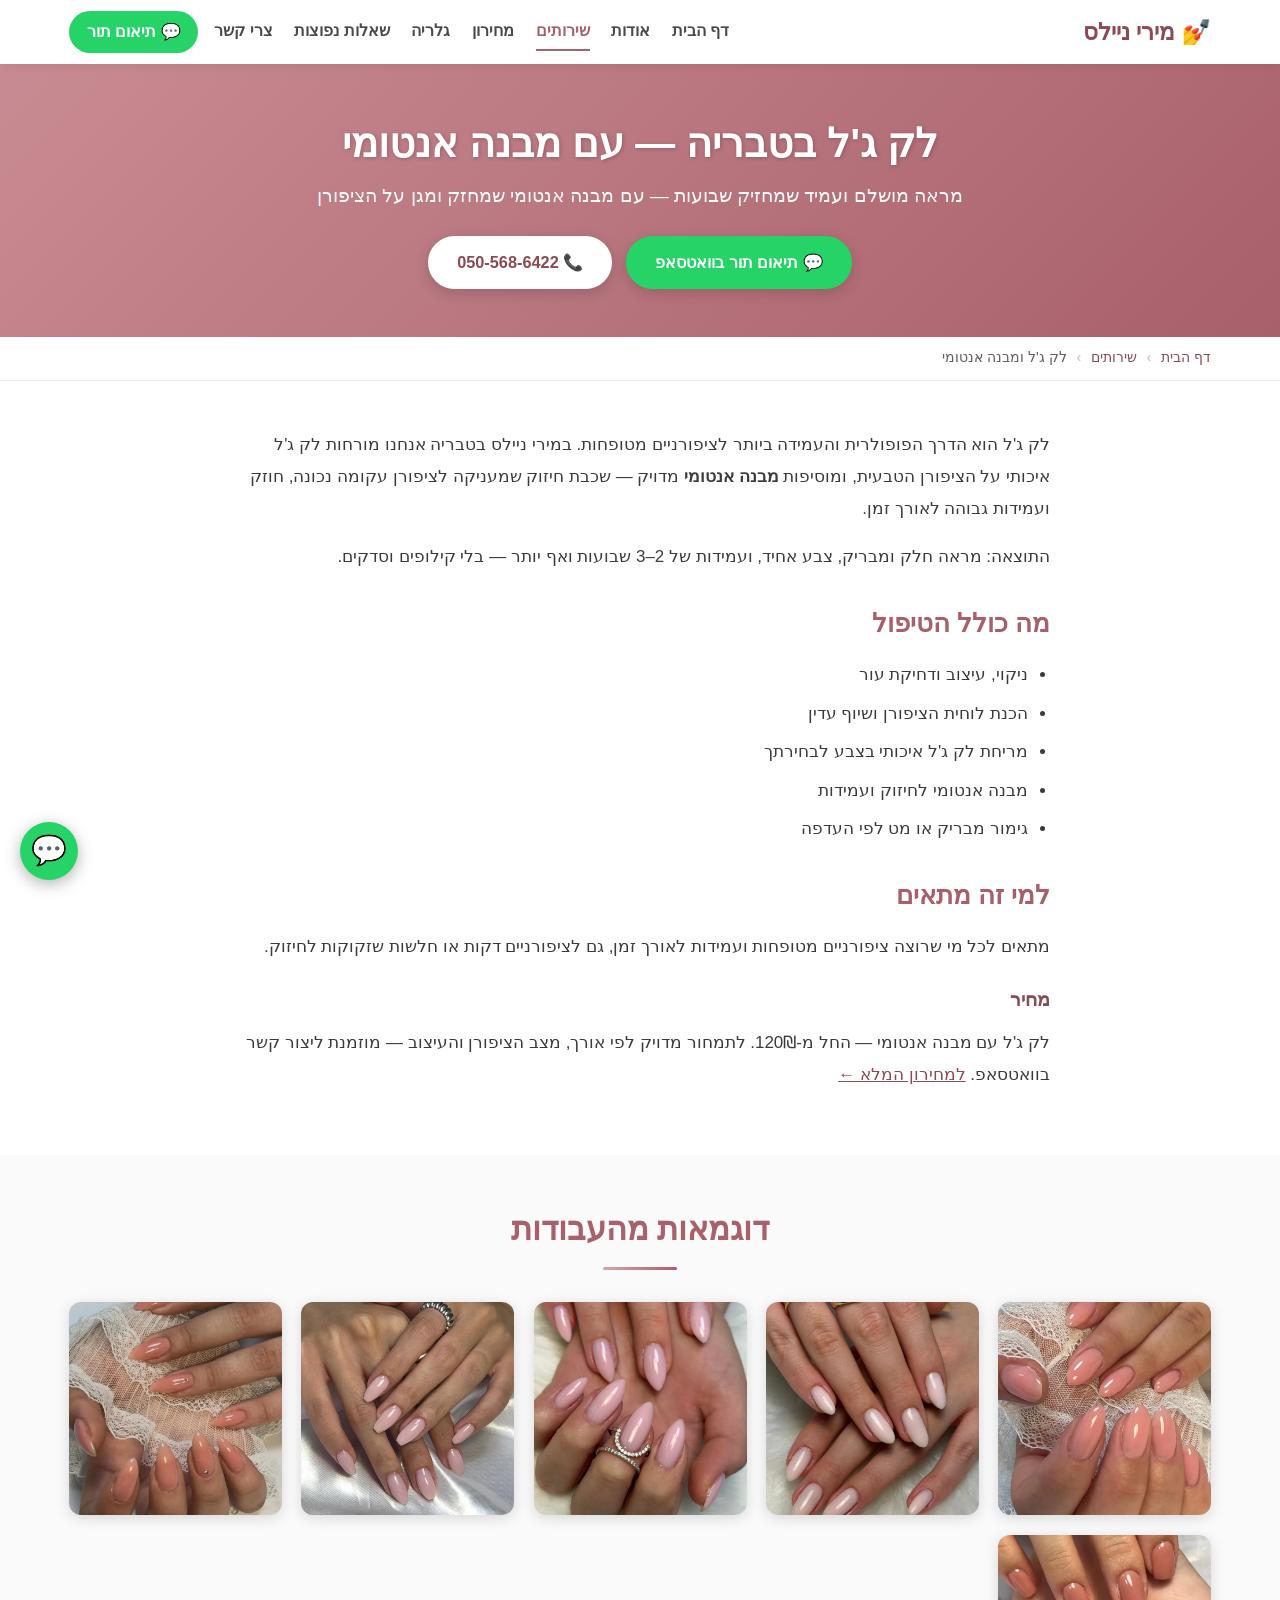
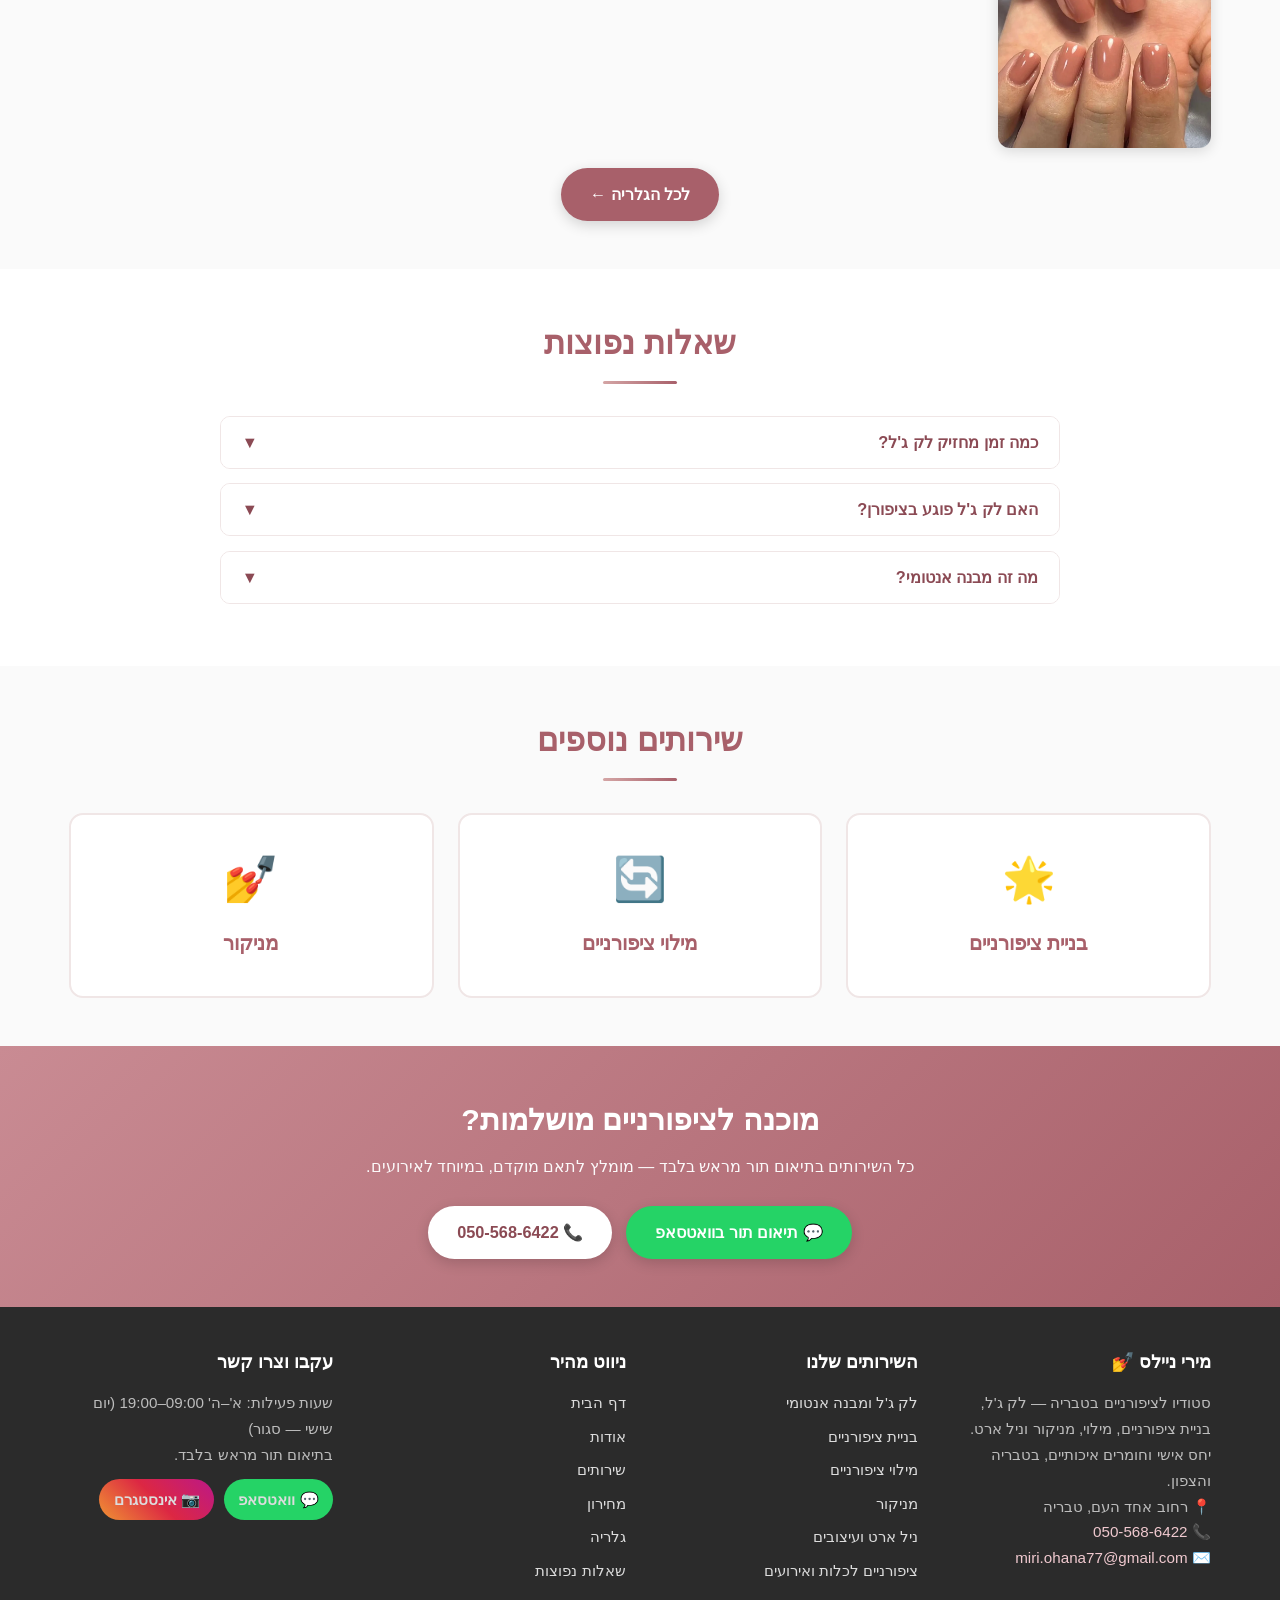
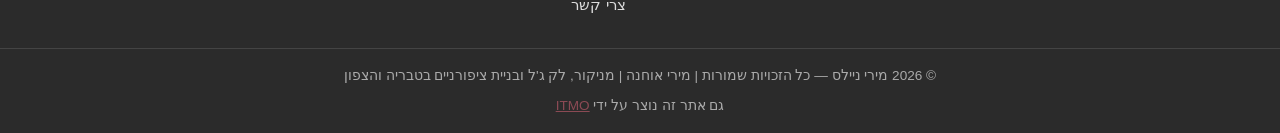
<file: lak-gel.html>
<!DOCTYPE html>
<html lang="he" dir="rtl">
<head>
<meta charset="UTF-8">
<meta name="viewport" content="width=device-width, initial-scale=1.0">
<meta name="theme-color" content="#a8606a">
<title>לק ג'ל בטבריה | לק ג'ל עם מבנה אנטומי — מירי ניילס</title>
<meta name="description" content="לק ג'ל מקצועי ועמיד בטבריה עם מבנה אנטומי המחזק ומגן על הציפורן. מחזיק 2–3 שבועות. מירי ניילס — חומרים איכותיים ויחס אישי. תור: 050-568-6422">
<meta name="keywords" content="לק ג'ל טבריה, לק ג'ל עם מבנה אנטומי, לק ג'ל עמיד, מירי ניילס, לק ג'ל צפון, מניקור לק ג'ל טבריה">
<meta name="author" content="מירי אוחנה - מירי ניילס">
<meta name="robots" content="index, follow, max-image-preview:large">
<meta name="geo.region" content="IL-Z">
<meta name="geo.placename" content="טבריה">
<meta name="geo.position" content="32.7940;35.5315">
<meta name="ICBM" content="32.7940, 35.5315">
<link rel="canonical" href="https://www.miri-nails.co.il/lak-gel">
<meta property="og:type" content="website">
<meta property="og:locale" content="he_IL">
<meta property="og:site_name" content="מירי ניילס">
<meta property="og:url" content="https://www.miri-nails.co.il/lak-gel">
<meta property="og:title" content="לק ג'ל בטבריה | לק ג'ל עם מבנה אנטומי — מירי ניילס">
<meta property="og:description" content="לק ג'ל מקצועי ועמיד בטבריה עם מבנה אנטומי. מחזיק 2–3 שבועות. תור: 050-568-6422">
<meta property="og:image" content="https://www.miri-nails.co.il/11__1_.jpeg">
<meta name="twitter:card" content="summary_large_image">
<meta name="twitter:title" content="לק ג'ל בטבריה | מירי ניילס">
<meta name="twitter:description" content="לק ג'ל עם מבנה אנטומי — עמיד 2–3 שבועות.">
<meta name="twitter:image" content="https://www.miri-nails.co.il/11__1_.jpeg">
<link rel="preconnect" href="https://www.googletagmanager.com">
<link rel="icon" href="favicon.ico" sizes="48x48">
<link rel="icon" href="favicon.svg" type="image/svg+xml">
<link rel="icon" type="image/png" sizes="32x32" href="favicon-32.png">
<link rel="apple-touch-icon" href="apple-touch-icon.png">
<link rel="stylesheet" href="style.css">
<script type="application/ld+json">
{
  "@context": "https://schema.org",
  "@type": "Service",
  "name": "לק ג'ל ומבנה אנטומי",
  "serviceType": "לק ג'ל עם מבנה אנטומי",
  "description": "לק ג'ל מקצועי ועמיד בטבריה עם מבנה אנטומי המחזק ומגן על הציפורן. מחזיק 2–3 שבועות.",
  "areaServed": ["טבריה", "סובב כינרת", "גליל תחתון"],
  "provider": {"@type": "NailSalon", "name": "מירי ניילס", "telephone": "+972-50-568-6422", "address": {"@type": "PostalAddress", "addressLocality": "טבריה", "addressCountry": "IL"}},
  "offers": {"@type": "Offer", "price": "120", "priceCurrency": "ILS"}
}
</script>
<script type="application/ld+json">
{
  "@context": "https://schema.org",
  "@type": "FAQPage",
  "mainEntity": [
    {"@type": "Question", "name": "כמה זמן מחזיק לק ג'ל?", "acceptedAnswer": {"@type": "Answer", "text": "בדרך כלל 2–3 שבועות, תלוי בקצב צמיחת הציפורן ובאורח החיים. עם מבנה אנטומי העמידות גבוהה יותר."}},
    {"@type": "Question", "name": "האם לק ג'ל פוגע בציפורן?", "acceptedAnswer": {"@type": "Answer", "text": "לא, כשהעבודה נעשית נכון — שיוף עדין והסרה מקצועית שומרים על בריאות הציפורן הטבעית."}},
    {"@type": "Question", "name": "מה זה מבנה אנטומי?", "acceptedAnswer": {"@type": "Answer", "text": "שכבת ג'ל המעניקה לציפורן עקומה וחוזק מדויקים, כך שהלק עמיד יותר והציפורן מוגנת."}}
  ]
}
</script>
<script type="application/ld+json">
{
  "@context": "https://schema.org",
  "@type": "BreadcrumbList",
  "itemListElement": [
    {"@type": "ListItem", "position": 1, "name": "דף הבית", "item": "https://www.miri-nails.co.il/"},
    {"@type": "ListItem", "position": 2, "name": "שירותים", "item": "https://www.miri-nails.co.il/services"},
    {"@type": "ListItem", "position": 3, "name": "לק ג'ל ומבנה אנטומי", "item": "https://www.miri-nails.co.il/lak-gel"}
  ]
}
</script>
<script>
window.addEventListener('load',function(){var s=document.createElement('script');s.src='https://www.googletagmanager.com/gtag/js?id=G-24V7088SF2';s.async=true;document.head.appendChild(s);s.onload=function(){window.dataLayer=window.dataLayer||[];function gtag(){dataLayer.push(arguments);}gtag('js',new Date());gtag('config','G-24V7088SF2');};});
</script>
</head>
<body>
<a href="#main" class="skip-link">דלגו לתוכן</a>
<div class="topbar">
  <div class="wrap">
    <a href="/" class="brand">💅 מירי ניילס</a>
    <button class="navtoggle" aria-label="פתחי תפריט" aria-expanded="false" onclick="toggleNav(this)">☰</button>
    <nav class="mainnav" aria-label="ניווט ראשי">
      <ul>
        <li><a href="/">דף הבית</a></li>
        <li><a href="about">אודות</a></li>
        <li><a href="services" class="active" aria-current="page">שירותים</a></li>
        <li><a href="pricing">מחירון</a></li>
        <li><a href="gallery">גלריה</a></li>
        <li><a href="faq">שאלות נפוצות</a></li>
        <li><a href="contact">צרי קשר</a></li>
      </ul>
    </nav>
    <a href="https://wa.me/972505686422?text=%D7%94%D7%99%D7%99%20%D7%9E%D7%99%D7%A8%D7%99%2C%20%D7%90%D7%A9%D7%9E%D7%97%20%D7%9C%D7%AA%D7%90%D7%9D%20%D7%AA%D7%95%D7%A8" target="_blank" rel="noopener" class="topcta">💬 תיאום תור</a>
  </div>
</div>
<header class="hero">
  <div class="wrap">
    <h1>לק ג'ל בטבריה — עם מבנה אנטומי</h1>
    <p class="hero-sub">מראה מושלם ועמיד שמחזיק שבועות — עם מבנה אנטומי שמחזק ומגן על הציפורן</p>
    <div class="hero-cta">
      <a href="https://wa.me/972505686422?text=%D7%94%D7%99%D7%99%20%D7%9E%D7%99%D7%A8%D7%99%2C%20%D7%90%D7%A9%D7%9E%D7%97%20%D7%9C%D7%AA%D7%90%D7%9D%20%D7%AA%D7%95%D7%A8" target="_blank" rel="noopener" class="btn wa">💬 תיאום תור בוואטסאפ</a>
      <a href="tel:0505686422" class="btn light">📞 050-568-6422</a>
    </div>
  </div>
</header>
<nav class="breadcrumb" aria-label="מיקום בעמוד"><div class="wrap"><a href="/">דף הבית</a> <span class="sep">›</span> <a href="services">שירותים</a> <span class="sep">›</span> <span>לק ג'ל ומבנה אנטומי</span></div></nav>
<main id="main">
<section class="alt"><div class="wrap"><div class="prose">
  <p>לק ג'ל הוא הדרך הפופולרית והעמידה ביותר לציפורניים מטופחות. במירי ניילס בטבריה אנחנו מורחות לק ג'ל איכותי על הציפורן הטבעית, ומוסיפות <strong>מבנה אנטומי</strong> מדויק — שכבת חיזוק שמעניקה לציפורן עקומה נכונה, חוזק ועמידות גבוהה לאורך זמן.</p>
  <p>התוצאה: מראה חלק ומבריק, צבע אחיד, ועמידות של 2–3 שבועות ואף יותר — בלי קילופים וסדקים.</p>
  <h2>מה כולל הטיפול</h2>
  <ul>
    <li>ניקוי, עיצוב ודחיקת עור</li>
    <li>הכנת לוחית הציפורן ושיוף עדין</li>
    <li>מריחת לק ג'ל איכותי בצבע לבחירתך</li>
    <li>מבנה אנטומי לחיזוק ועמידות</li>
    <li>גימור מבריק או מט לפי העדפה</li>
  </ul>
  <h2>למי זה מתאים</h2>
  <p>מתאים לכל מי שרוצה ציפורניים מטופחות ועמידות לאורך זמן, גם לציפורניים דקות או חלשות שזקוקות לחיזוק.</p>
  <h3>מחיר</h3>
  <p>לק ג'ל עם מבנה אנטומי — החל מ-120₪. לתמחור מדויק לפי אורך, מצב הציפורן והעיצוב — מוזמנת ליצור קשר בוואטסאפ. <a href="pricing">למחירון המלא ←</a></p>
</div></div></section>
<section><div class="wrap"><div class="sec-head"><h2>דוגמאות מהעבודות</h2></div>
<div class="gallery">
<div class="gitem"><picture><source srcset="11__1_.webp" type="image/webp"><img src="11__1_.jpeg" alt="לק ג'ל ורוד עדין — מירי ניילס טבריה" loading="lazy" width="736" height="906" decoding="async"></picture></div>
<div class="gitem"><picture><source srcset="11__4_.webp" type="image/webp"><img src="11__4_.jpeg" alt="לק ג'ל ורוד קלאסי — מירי אוחנה טבריה" loading="lazy" width="736" height="917" decoding="async"></picture></div>
<div class="gitem"><picture><source srcset="11__6_.webp" type="image/webp"><img src="11__6_.jpeg" alt="לק ג'ל ורוד אלגנטי — טיפס ג'ל טבריה" loading="lazy" width="736" height="922" decoding="async"></picture></div>
<div class="gitem"><picture><source srcset="11__8_.webp" type="image/webp"><img src="11__8_.jpeg" alt="לק ג'ל טבעי ורוד — מבנה אנטומי טבריה" loading="lazy" width="736" height="909" decoding="async"></picture></div>
<div class="gitem"><picture><source srcset="22__5_.webp" type="image/webp"><img src="22__5_.jpeg" alt="לק ג'ל אפרסק עדין — מירי ניילס טבריה" loading="lazy" width="736" height="879" decoding="async"></picture></div>
<div class="gitem"><picture><source srcset="11__10_.webp" type="image/webp"><img src="11__10_.jpeg" alt="לק ג'ל חום אדמדם — מירי אוחנה" loading="lazy" width="736" height="912" decoding="async"></picture></div>
</div>
<p class="center" style="margin-top:1.3rem"><a class="btn rose" href="gallery">לכל הגלריה ←</a></p>
</div></section>
<section class="alt"><div class="wrap"><div class="sec-head"><h2>שאלות נפוצות</h2></div>
<div class="faq">
<div class="faq-item"><button class="faq-q" aria-expanded="false">כמה זמן מחזיק לק ג'ל? <span class="faq-arrow" aria-hidden="true">▼</span></button><div class="faq-a">בדרך כלל 2–3 שבועות, תלוי בקצב צמיחת הציפורן ובאורח החיים. עם מבנה אנטומי העמידות גבוהה יותר.</div></div>
<div class="faq-item"><button class="faq-q" aria-expanded="false">האם לק ג'ל פוגע בציפורן? <span class="faq-arrow" aria-hidden="true">▼</span></button><div class="faq-a">לא, כשהעבודה נעשית נכון — שיוף עדין והסרה מקצועית שומרים על בריאות הציפורן הטבעית.</div></div>
<div class="faq-item"><button class="faq-q" aria-expanded="false">מה זה מבנה אנטומי? <span class="faq-arrow" aria-hidden="true">▼</span></button><div class="faq-a">שכבת ג'ל המעניקה לציפורן עקומה וחוזק מדויקים, כך שהלק עמיד יותר והציפורן מוגנת.</div></div>
</div>
</div></section>
<section><div class="wrap"><div class="sec-head"><h2>שירותים נוספים</h2></div>
<div class="grid">
  <a class="card" href="nail-building"><div class="ic">🌟</div><h3>בניית ציפורניים</h3></a>
  <a class="card" href="fill"><div class="ic">🔄</div><h3>מילוי ציפורניים</h3></a>
  <a class="card" href="manicure"><div class="ic">💅</div><h3>מניקור</h3></a>
</div>
</div></section>
<section class="band">
  <div class="wrap center">
    <h2>מוכנה לציפורניים מושלמות?</h2>
    <p>כל השירותים בתיאום תור מראש בלבד — מומלץ לתאם מוקדם, במיוחד לאירועים.</p>
    <div class="hero-cta">
      <a href="https://wa.me/972505686422?text=%D7%94%D7%99%D7%99%20%D7%9E%D7%99%D7%A8%D7%99%2C%20%D7%90%D7%A9%D7%9E%D7%97%20%D7%9C%D7%AA%D7%90%D7%9D%20%D7%AA%D7%95%D7%A8" target="_blank" rel="noopener" class="btn wa">💬 תיאום תור בוואטסאפ</a>
      <a href="tel:0505686422" class="btn light">📞 050-568-6422</a>
    </div>
  </div>
</section>
</main>
<footer>
  <div class="footer-grid">
    <div class="footer-col">
      <h3>מירי ניילס 💅</h3>
      <p>סטודיו לציפורניים בטבריה — לק ג'ל, בניית ציפורניים, מילוי, מניקור וניל ארט. יחס אישי וחומרים איכותיים, בטבריה והצפון.</p>
      <p class="footer-nap">📍 רחוב אחד העם, טבריה<br>📞 <a href="tel:0505686422">050-568-6422</a><br>✉️ <a href="mailto:miri.ohana77@gmail.com">miri.ohana77@gmail.com</a></p>
    </div>
    <div class="footer-col">
      <h3>השירותים שלנו</h3>
      <ul>
          <li><a href="lak-gel">לק ג'ל ומבנה אנטומי</a></li>
          <li><a href="nail-building">בניית ציפורניים</a></li>
          <li><a href="fill">מילוי ציפורניים</a></li>
          <li><a href="manicure">מניקור</a></li>
          <li><a href="nail-art">ניל ארט ועיצובים</a></li>
          <li><a href="events">ציפורניים לכלות ואירועים</a></li>
      </ul>
    </div>
    <div class="footer-col">
      <h3>ניווט מהיר</h3>
      <ul>
          <li><a href="/">דף הבית</a></li>
          <li><a href="about">אודות</a></li>
          <li><a href="services">שירותים</a></li>
          <li><a href="pricing">מחירון</a></li>
          <li><a href="gallery">גלריה</a></li>
          <li><a href="faq">שאלות נפוצות</a></li>
          <li><a href="contact">צרי קשר</a></li>
      </ul>
    </div>
    <div class="footer-col">
      <h3>עקבו וצרו קשר</h3>
      <p>שעות פעילות: א'–ה' 09:00–19:00 (יום שישי — סגור)<br>בתיאום תור מראש בלבד.</p>
      <div class="footer-social">
        <a href="https://wa.me/972505686422?text=%D7%94%D7%99%D7%99%20%D7%9E%D7%99%D7%A8%D7%99%2C%20%D7%90%D7%A9%D7%9E%D7%97%20%D7%9C%D7%AA%D7%90%D7%9D%20%D7%AA%D7%95%D7%A8" target="_blank" rel="noopener" class="fbtn wa">💬 וואטסאפ</a>
        <a href="https://www.instagram.com/miri_ohana5" target="_blank" rel="noopener" class="fbtn ig">📷 אינסטגרם</a>
      </div>
    </div>
  </div>
  <div class="footer-bottom">
    <p>&copy; 2026 מירי ניילס — כל הזכויות שמורות | מירי אוחנה | מניקור, לק ג'ל ובניית ציפורניים בטבריה והצפון</p>
    <p style="margin-top:.5rem">גם אתר זה נוצר על ידי <a href="https://www.itmo.co.il/" target="_blank" rel="noopener">ITMO</a></p>
  </div>
</footer>
<a href="https://wa.me/972505686422?text=%D7%94%D7%99%D7%99%20%D7%9E%D7%99%D7%A8%D7%99%2C%20%D7%90%D7%A9%D7%9E%D7%97%20%D7%9C%D7%AA%D7%90%D7%9D%20%D7%AA%D7%95%D7%A8" target="_blank" rel="noopener" class="float-wa" aria-label="תיאום תור בוואטסאפ">💬</a>
<script src="script.js" defer></script>
</body>
</html>
</file>
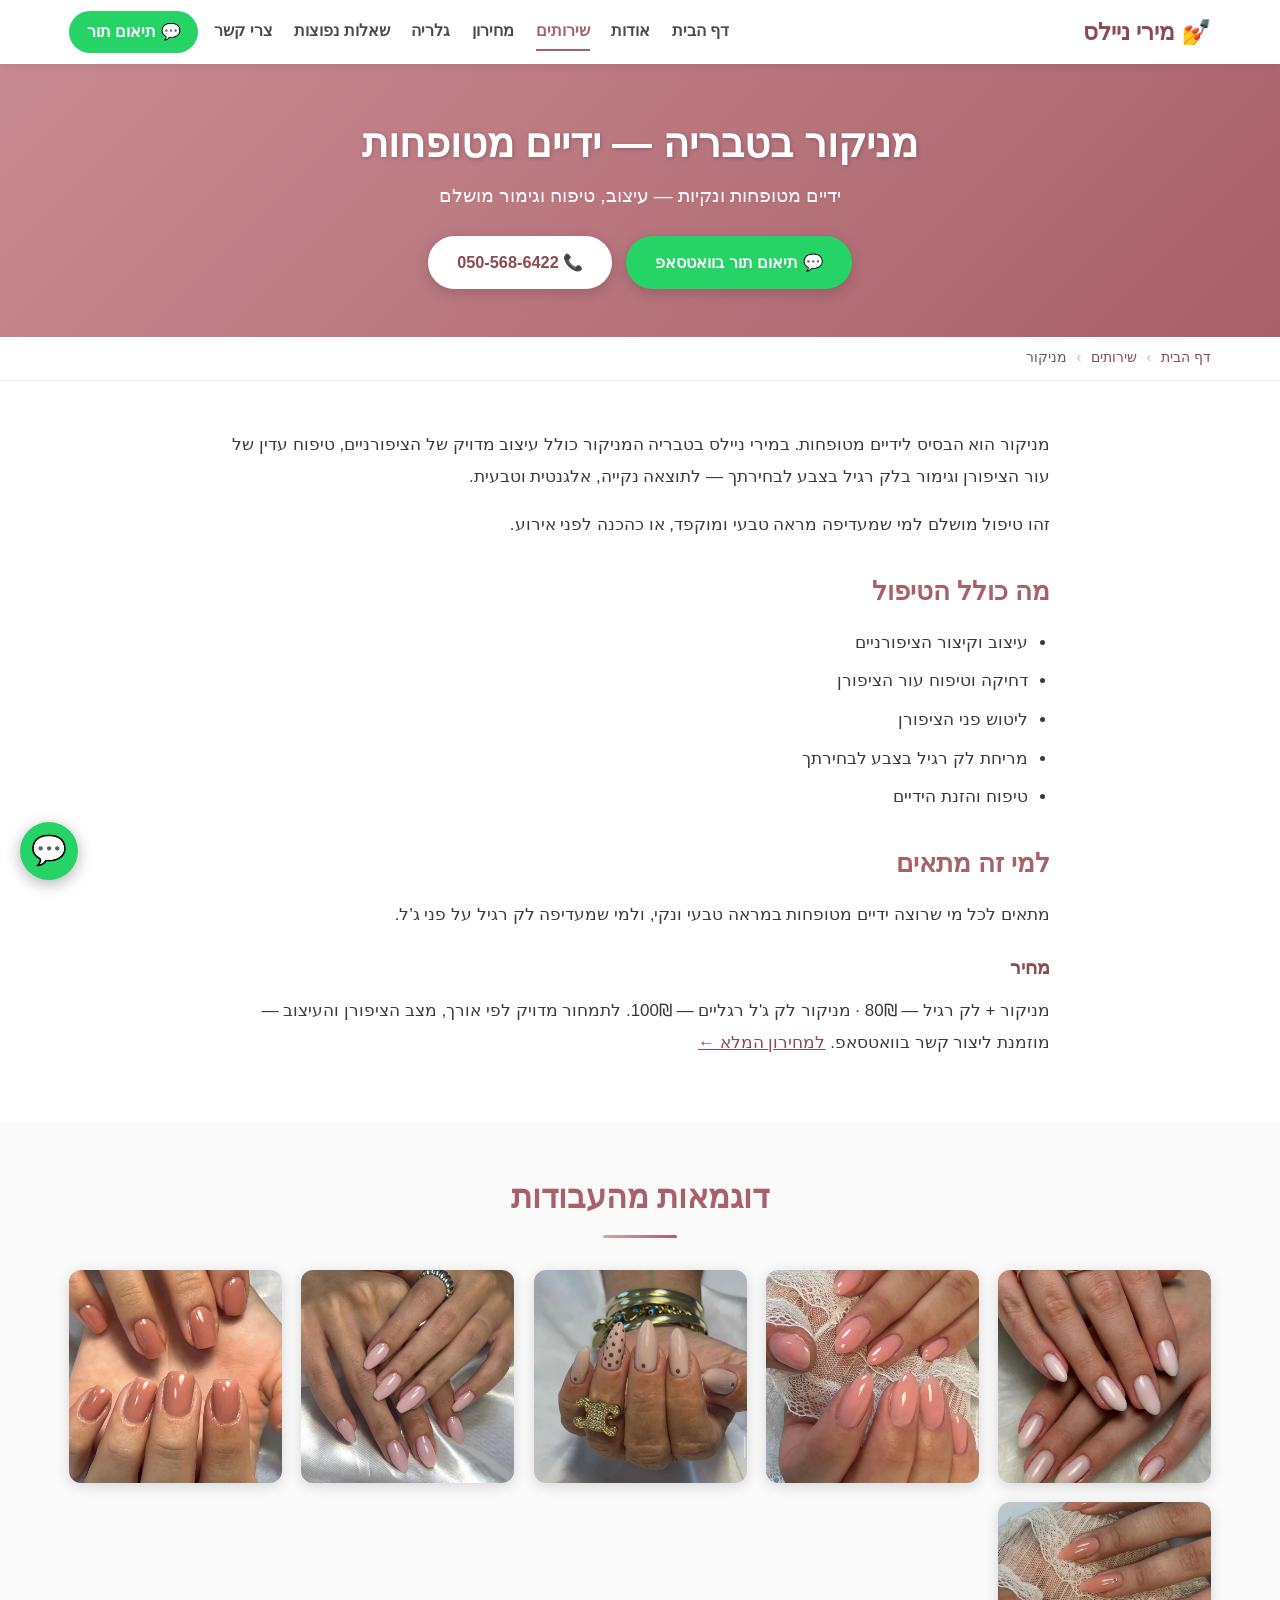
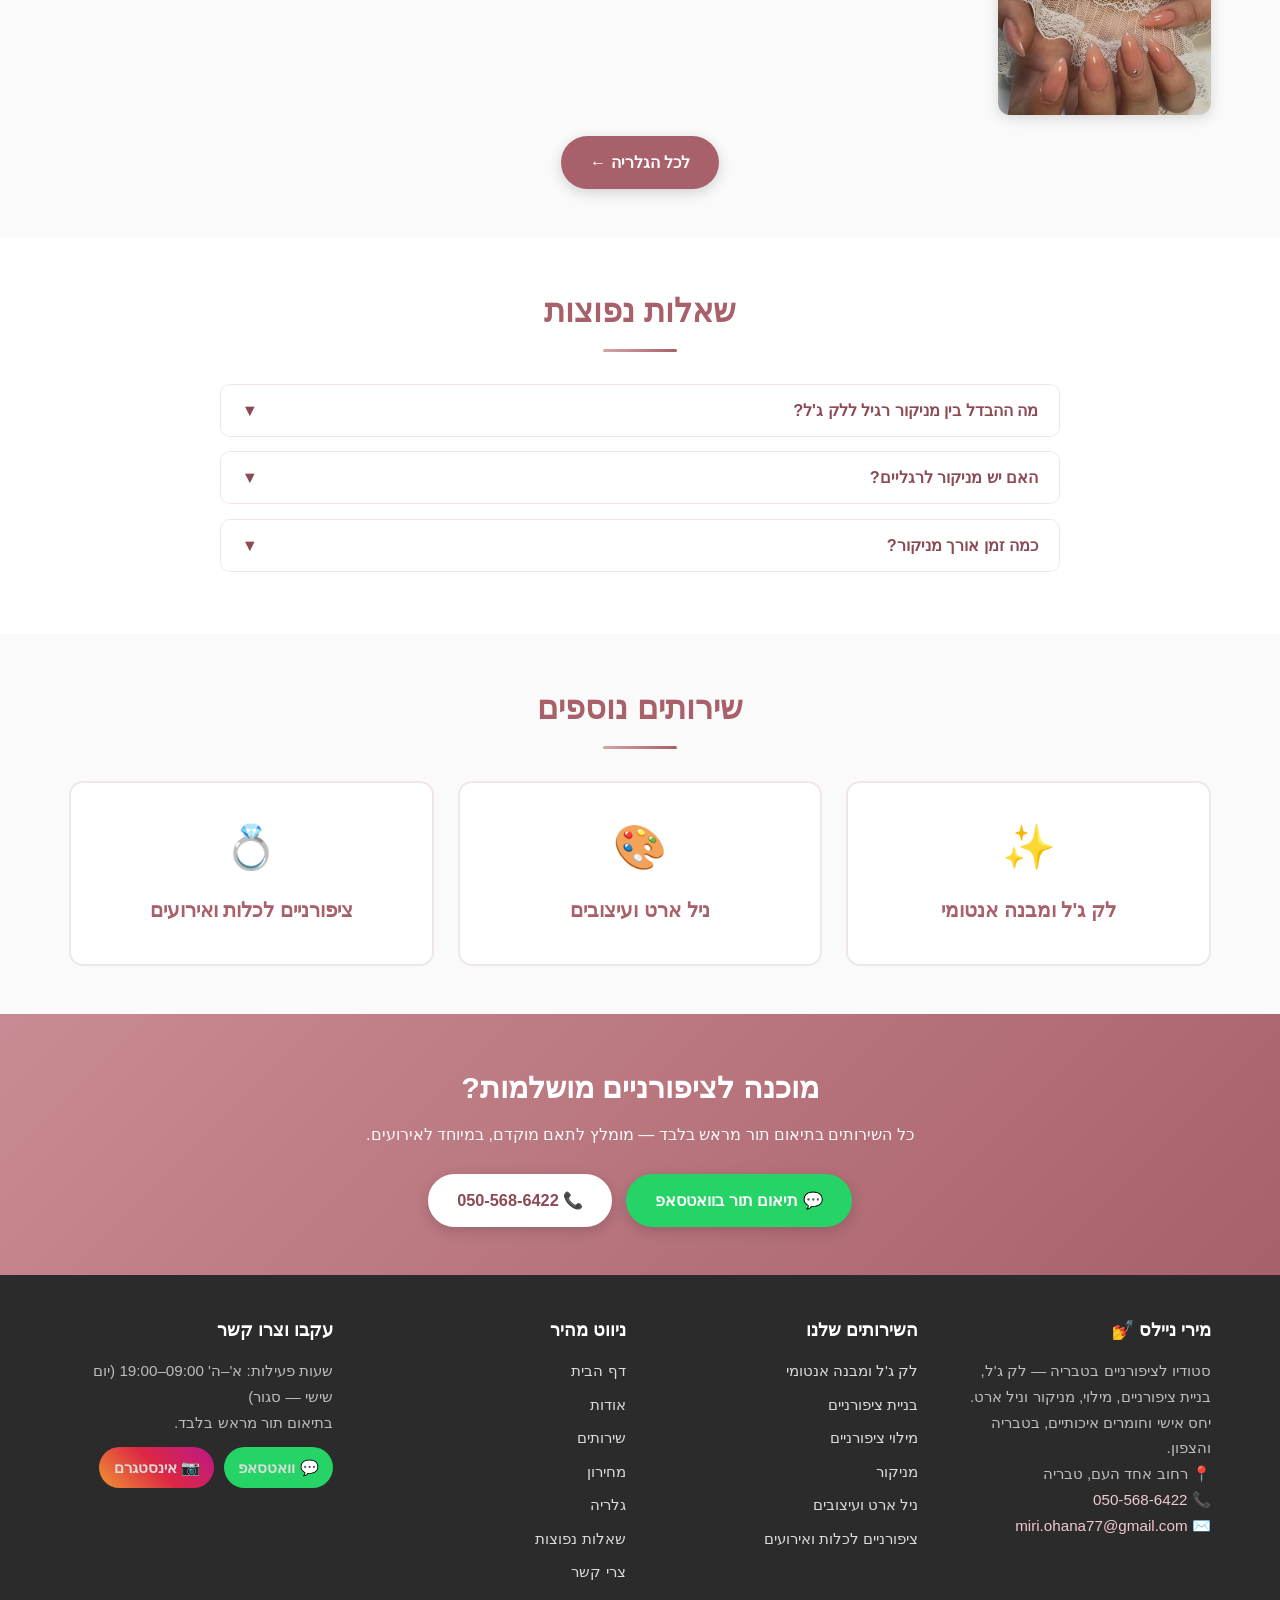
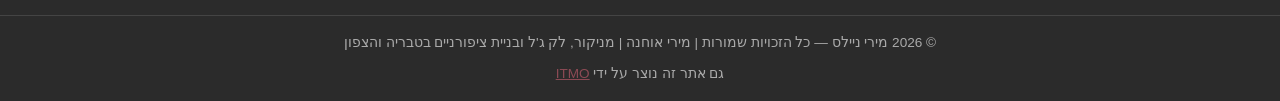
<file: manicure.html>
<!DOCTYPE html>
<html lang="he" dir="rtl">
<head>
<meta charset="UTF-8">
<meta name="viewport" content="width=device-width, initial-scale=1.0">
<meta name="theme-color" content="#a8606a">
<title>מניקור בטבריה | מניקור ידיים ולק רגיל — מירי ניילס</title>
<meta name="description" content="מניקור מקצועי בטבריה — עיצוב וטיפוח ציפורניים, דחיקת עור ולק רגיל לגימור מושלם. מירי ניילס. תור: 050-568-6422">
<meta name="keywords" content="מניקור טבריה, מניקור ידיים, מניקור ולק רגיל, מירי ניילס, מניקור מקצועי טבריה">
<meta name="author" content="מירי אוחנה - מירי ניילס">
<meta name="robots" content="index, follow, max-image-preview:large">
<meta name="geo.region" content="IL-Z">
<meta name="geo.placename" content="טבריה">
<meta name="geo.position" content="32.7940;35.5315">
<meta name="ICBM" content="32.7940, 35.5315">
<link rel="canonical" href="https://www.miri-nails.co.il/manicure">
<meta property="og:type" content="website">
<meta property="og:locale" content="he_IL">
<meta property="og:site_name" content="מירי ניילס">
<meta property="og:url" content="https://www.miri-nails.co.il/manicure">
<meta property="og:title" content="מניקור בטבריה | מניקור ידיים ולק רגיל — מירי ניילס">
<meta property="og:description" content="מניקור מקצועי בטבריה — טיפוח ידיים ולק רגיל לגימור מושלם. תור: 050-568-6422">
<meta property="og:image" content="https://www.miri-nails.co.il/11__4_.jpeg">
<meta name="twitter:card" content="summary_large_image">
<meta name="twitter:title" content="מניקור בטבריה | מירי ניילס">
<meta name="twitter:description" content="מניקור ידיים ולק רגיל לגימור מושלם.">
<meta name="twitter:image" content="https://www.miri-nails.co.il/11__4_.jpeg">
<link rel="preconnect" href="https://www.googletagmanager.com">
<link rel="icon" href="favicon.ico" sizes="48x48">
<link rel="icon" href="favicon.svg" type="image/svg+xml">
<link rel="icon" type="image/png" sizes="32x32" href="favicon-32.png">
<link rel="apple-touch-icon" href="apple-touch-icon.png">
<link rel="stylesheet" href="style.css">
<script type="application/ld+json">
{
  "@context": "https://schema.org",
  "@type": "Service",
  "name": "מניקור",
  "serviceType": "מניקור ידיים ולק רגיל",
  "description": "מניקור מקצועי בטבריה — עיצוב וטיפוח ציפורניים, דחיקת עור ולק רגיל לגימור מושלם.",
  "areaServed": ["טבריה", "סובב כינרת", "גליל תחתון"],
  "provider": {"@type": "NailSalon", "name": "מירי ניילס", "telephone": "+972-50-568-6422", "address": {"@type": "PostalAddress", "addressLocality": "טבריה", "addressCountry": "IL"}},
  "offers": {"@type": "Offer", "price": "80", "priceCurrency": "ILS"}
}
</script>
<script type="application/ld+json">
{
  "@context": "https://schema.org",
  "@type": "FAQPage",
  "mainEntity": [
    {"@type": "Question", "name": "מה ההבדל בין מניקור רגיל ללק ג'ל?", "acceptedAnswer": {"@type": "Answer", "text": "במניקור רגיל הלק מתייבש באוויר ומחזיק מספר ימים; לק ג'ל מתקשה תחת מנורת UV ומחזיק שבועות."}},
    {"@type": "Question", "name": "האם יש מניקור לרגליים?", "acceptedAnswer": {"@type": "Answer", "text": "כן — אנו מציעות גם מניקור לק ג'ל לרגליים."}},
    {"@type": "Question", "name": "כמה זמן אורך מניקור?", "acceptedAnswer": {"@type": "Answer", "text": "בדרך כלל כ-40–60 דקות, בהתאם למצב הציפורניים."}}
  ]
}
</script>
<script type="application/ld+json">
{
  "@context": "https://schema.org",
  "@type": "BreadcrumbList",
  "itemListElement": [
    {"@type": "ListItem", "position": 1, "name": "דף הבית", "item": "https://www.miri-nails.co.il/"},
    {"@type": "ListItem", "position": 2, "name": "שירותים", "item": "https://www.miri-nails.co.il/services"},
    {"@type": "ListItem", "position": 3, "name": "מניקור", "item": "https://www.miri-nails.co.il/manicure"}
  ]
}
</script>
<script>
window.addEventListener('load',function(){var s=document.createElement('script');s.src='https://www.googletagmanager.com/gtag/js?id=G-24V7088SF2';s.async=true;document.head.appendChild(s);s.onload=function(){window.dataLayer=window.dataLayer||[];function gtag(){dataLayer.push(arguments);}gtag('js',new Date());gtag('config','G-24V7088SF2');};});
</script>
</head>
<body>
<a href="#main" class="skip-link">דלגו לתוכן</a>
<div class="topbar">
  <div class="wrap">
    <a href="/" class="brand">💅 מירי ניילס</a>
    <button class="navtoggle" aria-label="פתחי תפריט" aria-expanded="false" onclick="toggleNav(this)">☰</button>
    <nav class="mainnav" aria-label="ניווט ראשי">
      <ul>
        <li><a href="/">דף הבית</a></li>
        <li><a href="about">אודות</a></li>
        <li><a href="services" class="active" aria-current="page">שירותים</a></li>
        <li><a href="pricing">מחירון</a></li>
        <li><a href="gallery">גלריה</a></li>
        <li><a href="faq">שאלות נפוצות</a></li>
        <li><a href="contact">צרי קשר</a></li>
      </ul>
    </nav>
    <a href="https://wa.me/972505686422?text=%D7%94%D7%99%D7%99%20%D7%9E%D7%99%D7%A8%D7%99%2C%20%D7%90%D7%A9%D7%9E%D7%97%20%D7%9C%D7%AA%D7%90%D7%9D%20%D7%AA%D7%95%D7%A8" target="_blank" rel="noopener" class="topcta">💬 תיאום תור</a>
  </div>
</div>
<header class="hero">
  <div class="wrap">
    <h1>מניקור בטבריה — ידיים מטופחות</h1>
    <p class="hero-sub">ידיים מטופחות ונקיות — עיצוב, טיפוח וגימור מושלם</p>
    <div class="hero-cta">
      <a href="https://wa.me/972505686422?text=%D7%94%D7%99%D7%99%20%D7%9E%D7%99%D7%A8%D7%99%2C%20%D7%90%D7%A9%D7%9E%D7%97%20%D7%9C%D7%AA%D7%90%D7%9D%20%D7%AA%D7%95%D7%A8" target="_blank" rel="noopener" class="btn wa">💬 תיאום תור בוואטסאפ</a>
      <a href="tel:0505686422" class="btn light">📞 050-568-6422</a>
    </div>
  </div>
</header>
<nav class="breadcrumb" aria-label="מיקום בעמוד"><div class="wrap"><a href="/">דף הבית</a> <span class="sep">›</span> <a href="services">שירותים</a> <span class="sep">›</span> <span>מניקור</span></div></nav>
<main id="main">
<section class="alt"><div class="wrap"><div class="prose">
  <p>מניקור הוא הבסיס לידיים מטופחות. במירי ניילס בטבריה המניקור כולל עיצוב מדויק של הציפורניים, טיפוח עדין של עור הציפורן וגימור בלק רגיל בצבע לבחירתך — לתוצאה נקייה, אלגנטית וטבעית.</p>
  <p>זהו טיפול מושלם למי שמעדיפה מראה טבעי ומוקפד, או כהכנה לפני אירוע.</p>
  <h2>מה כולל הטיפול</h2>
  <ul>
    <li>עיצוב וקיצור הציפורניים</li>
    <li>דחיקה וטיפוח עור הציפורן</li>
    <li>ליטוש פני הציפורן</li>
    <li>מריחת לק רגיל בצבע לבחירתך</li>
    <li>טיפוח והזנת הידיים</li>
  </ul>
  <h2>למי זה מתאים</h2>
  <p>מתאים לכל מי שרוצה ידיים מטופחות במראה טבעי ונקי, ולמי שמעדיפה לק רגיל על פני ג'ל.</p>
  <h3>מחיר</h3>
  <p>מניקור + לק רגיל — 80₪ · מניקור לק ג'ל רגליים — 100₪. לתמחור מדויק לפי אורך, מצב הציפורן והעיצוב — מוזמנת ליצור קשר בוואטסאפ. <a href="pricing">למחירון המלא ←</a></p>
</div></div></section>
<section><div class="wrap"><div class="sec-head"><h2>דוגמאות מהעבודות</h2></div>
<div class="gallery">
<div class="gitem"><picture><source srcset="11__4_.webp" type="image/webp"><img src="11__4_.jpeg" alt="לק ג'ל ורוד קלאסי — מירי אוחנה טבריה" loading="lazy" width="736" height="917" decoding="async"></picture></div>
<div class="gitem"><picture><source srcset="11__1_.webp" type="image/webp"><img src="11__1_.jpeg" alt="לק ג'ל ורוד עדין — מירי ניילס טבריה" loading="lazy" width="736" height="906" decoding="async"></picture></div>
<div class="gitem"><picture><source srcset="11__5_.webp" type="image/webp"><img src="11__5_.jpeg" alt="ניל ארט עיצוב נקודות חומות — מירי ניילס" loading="lazy" width="736" height="877" decoding="async"></picture></div>
<div class="gitem"><picture><source srcset="11__8_.webp" type="image/webp"><img src="11__8_.jpeg" alt="לק ג'ל טבעי ורוד — מבנה אנטומי טבריה" loading="lazy" width="736" height="909" decoding="async"></picture></div>
<div class="gitem"><picture><source srcset="11__10_.webp" type="image/webp"><img src="11__10_.jpeg" alt="לק ג'ל חום אדמדם — מירי אוחנה" loading="lazy" width="736" height="912" decoding="async"></picture></div>
<div class="gitem"><picture><source srcset="22__5_.webp" type="image/webp"><img src="22__5_.jpeg" alt="לק ג'ל אפרסק עדין — מירי ניילס טבריה" loading="lazy" width="736" height="879" decoding="async"></picture></div>
</div>
<p class="center" style="margin-top:1.3rem"><a class="btn rose" href="gallery">לכל הגלריה ←</a></p>
</div></section>
<section class="alt"><div class="wrap"><div class="sec-head"><h2>שאלות נפוצות</h2></div>
<div class="faq">
<div class="faq-item"><button class="faq-q" aria-expanded="false">מה ההבדל בין מניקור רגיל ללק ג'ל? <span class="faq-arrow" aria-hidden="true">▼</span></button><div class="faq-a">במניקור רגיל הלק מתייבש באוויר ומחזיק מספר ימים; לק ג'ל מתקשה תחת מנורת UV ומחזיק שבועות.</div></div>
<div class="faq-item"><button class="faq-q" aria-expanded="false">האם יש מניקור לרגליים? <span class="faq-arrow" aria-hidden="true">▼</span></button><div class="faq-a">כן — אנו מציעות גם מניקור לק ג'ל לרגליים.</div></div>
<div class="faq-item"><button class="faq-q" aria-expanded="false">כמה זמן אורך מניקור? <span class="faq-arrow" aria-hidden="true">▼</span></button><div class="faq-a">בדרך כלל כ-40–60 דקות, בהתאם למצב הציפורניים.</div></div>
</div>
</div></section>
<section><div class="wrap"><div class="sec-head"><h2>שירותים נוספים</h2></div>
<div class="grid">
  <a class="card" href="lak-gel"><div class="ic">✨</div><h3>לק ג'ל ומבנה אנטומי</h3></a>
  <a class="card" href="nail-art"><div class="ic">🎨</div><h3>ניל ארט ועיצובים</h3></a>
  <a class="card" href="events"><div class="ic">💍</div><h3>ציפורניים לכלות ואירועים</h3></a>
</div>
</div></section>
<section class="band">
  <div class="wrap center">
    <h2>מוכנה לציפורניים מושלמות?</h2>
    <p>כל השירותים בתיאום תור מראש בלבד — מומלץ לתאם מוקדם, במיוחד לאירועים.</p>
    <div class="hero-cta">
      <a href="https://wa.me/972505686422?text=%D7%94%D7%99%D7%99%20%D7%9E%D7%99%D7%A8%D7%99%2C%20%D7%90%D7%A9%D7%9E%D7%97%20%D7%9C%D7%AA%D7%90%D7%9D%20%D7%AA%D7%95%D7%A8" target="_blank" rel="noopener" class="btn wa">💬 תיאום תור בוואטסאפ</a>
      <a href="tel:0505686422" class="btn light">📞 050-568-6422</a>
    </div>
  </div>
</section>
</main>
<footer>
  <div class="footer-grid">
    <div class="footer-col">
      <h3>מירי ניילס 💅</h3>
      <p>סטודיו לציפורניים בטבריה — לק ג'ל, בניית ציפורניים, מילוי, מניקור וניל ארט. יחס אישי וחומרים איכותיים, בטבריה והצפון.</p>
      <p class="footer-nap">📍 רחוב אחד העם, טבריה<br>📞 <a href="tel:0505686422">050-568-6422</a><br>✉️ <a href="mailto:miri.ohana77@gmail.com">miri.ohana77@gmail.com</a></p>
    </div>
    <div class="footer-col">
      <h3>השירותים שלנו</h3>
      <ul>
          <li><a href="lak-gel">לק ג'ל ומבנה אנטומי</a></li>
          <li><a href="nail-building">בניית ציפורניים</a></li>
          <li><a href="fill">מילוי ציפורניים</a></li>
          <li><a href="manicure">מניקור</a></li>
          <li><a href="nail-art">ניל ארט ועיצובים</a></li>
          <li><a href="events">ציפורניים לכלות ואירועים</a></li>
      </ul>
    </div>
    <div class="footer-col">
      <h3>ניווט מהיר</h3>
      <ul>
          <li><a href="/">דף הבית</a></li>
          <li><a href="about">אודות</a></li>
          <li><a href="services">שירותים</a></li>
          <li><a href="pricing">מחירון</a></li>
          <li><a href="gallery">גלריה</a></li>
          <li><a href="faq">שאלות נפוצות</a></li>
          <li><a href="contact">צרי קשר</a></li>
      </ul>
    </div>
    <div class="footer-col">
      <h3>עקבו וצרו קשר</h3>
      <p>שעות פעילות: א'–ה' 09:00–19:00 (יום שישי — סגור)<br>בתיאום תור מראש בלבד.</p>
      <div class="footer-social">
        <a href="https://wa.me/972505686422?text=%D7%94%D7%99%D7%99%20%D7%9E%D7%99%D7%A8%D7%99%2C%20%D7%90%D7%A9%D7%9E%D7%97%20%D7%9C%D7%AA%D7%90%D7%9D%20%D7%AA%D7%95%D7%A8" target="_blank" rel="noopener" class="fbtn wa">💬 וואטסאפ</a>
        <a href="https://www.instagram.com/miri_ohana5" target="_blank" rel="noopener" class="fbtn ig">📷 אינסטגרם</a>
      </div>
    </div>
  </div>
  <div class="footer-bottom">
    <p>&copy; 2026 מירי ניילס — כל הזכויות שמורות | מירי אוחנה | מניקור, לק ג'ל ובניית ציפורניים בטבריה והצפון</p>
    <p style="margin-top:.5rem">גם אתר זה נוצר על ידי <a href="https://www.itmo.co.il/" target="_blank" rel="noopener">ITMO</a></p>
  </div>
</footer>
<a href="https://wa.me/972505686422?text=%D7%94%D7%99%D7%99%20%D7%9E%D7%99%D7%A8%D7%99%2C%20%D7%90%D7%A9%D7%9E%D7%97%20%D7%9C%D7%AA%D7%90%D7%9D%20%D7%AA%D7%95%D7%A8" target="_blank" rel="noopener" class="float-wa" aria-label="תיאום תור בוואטסאפ">💬</a>
<script src="script.js" defer></script>
</body>
</html>
</file>
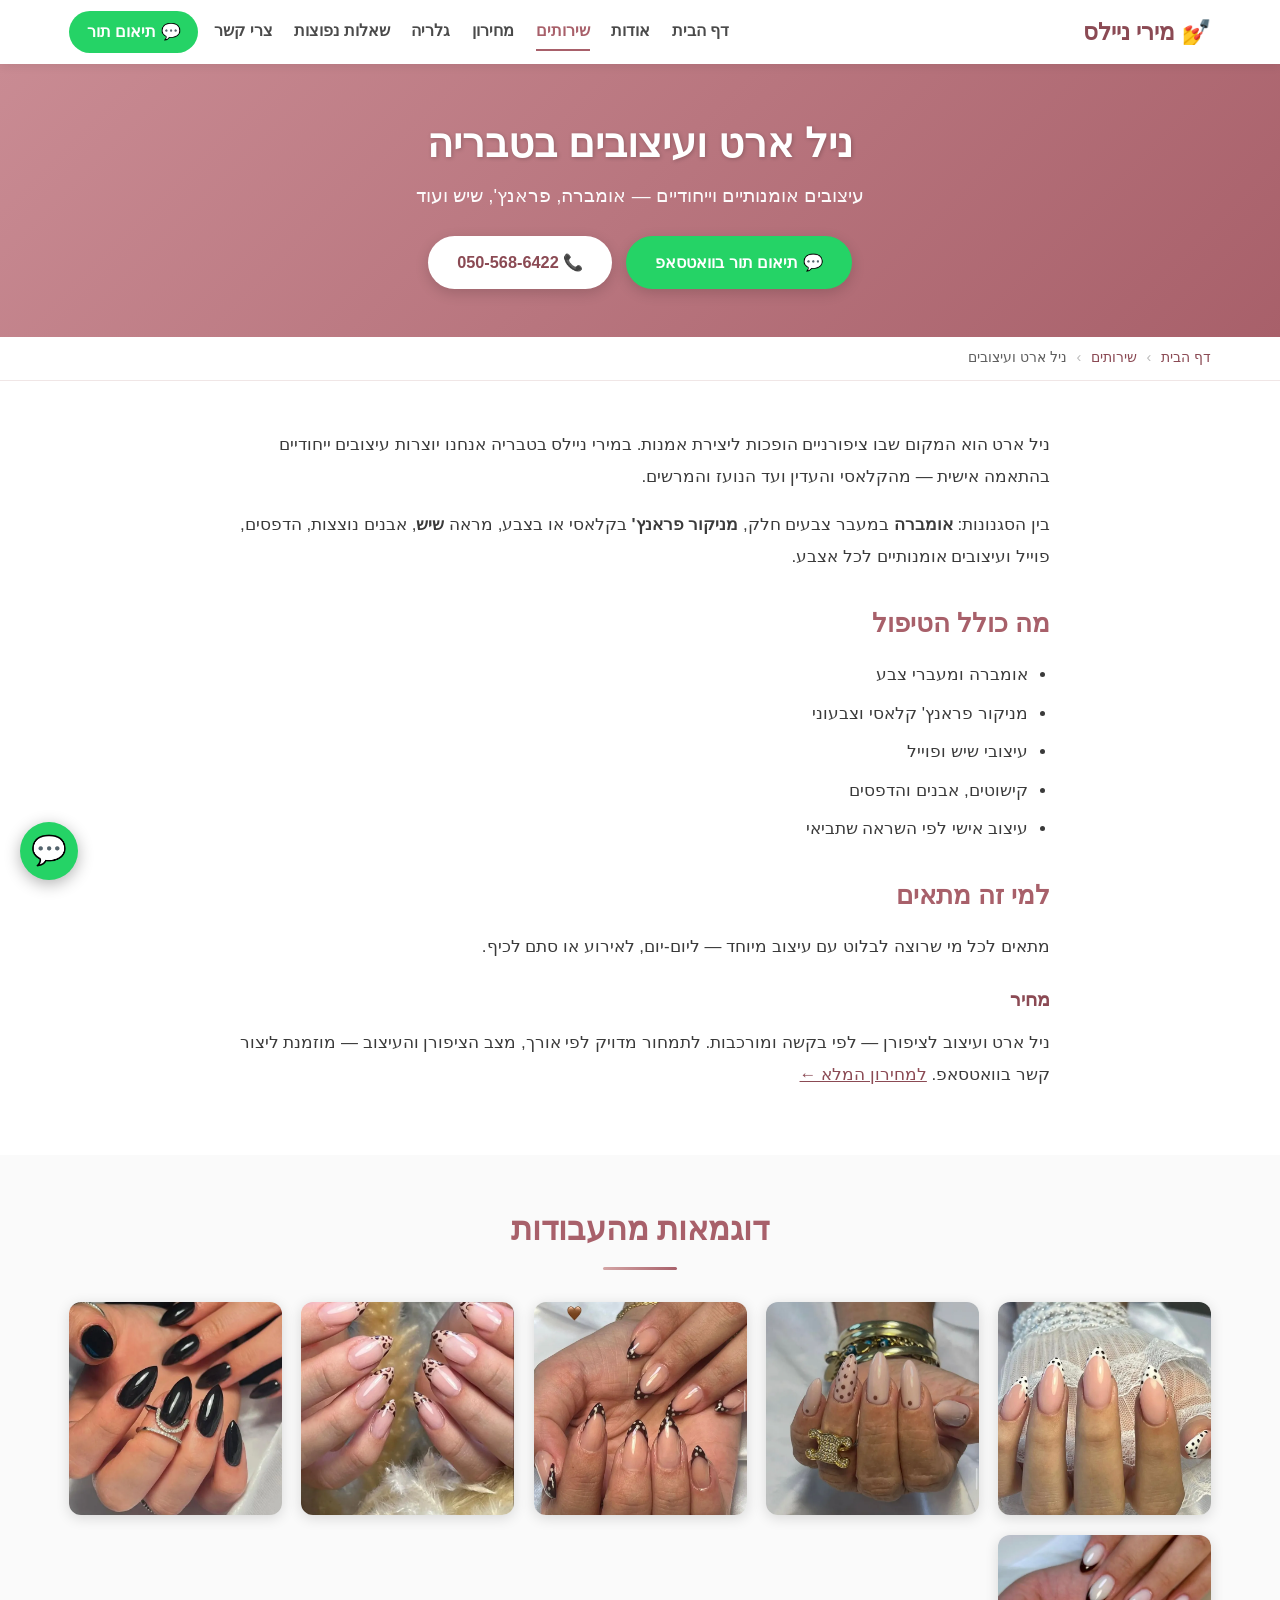
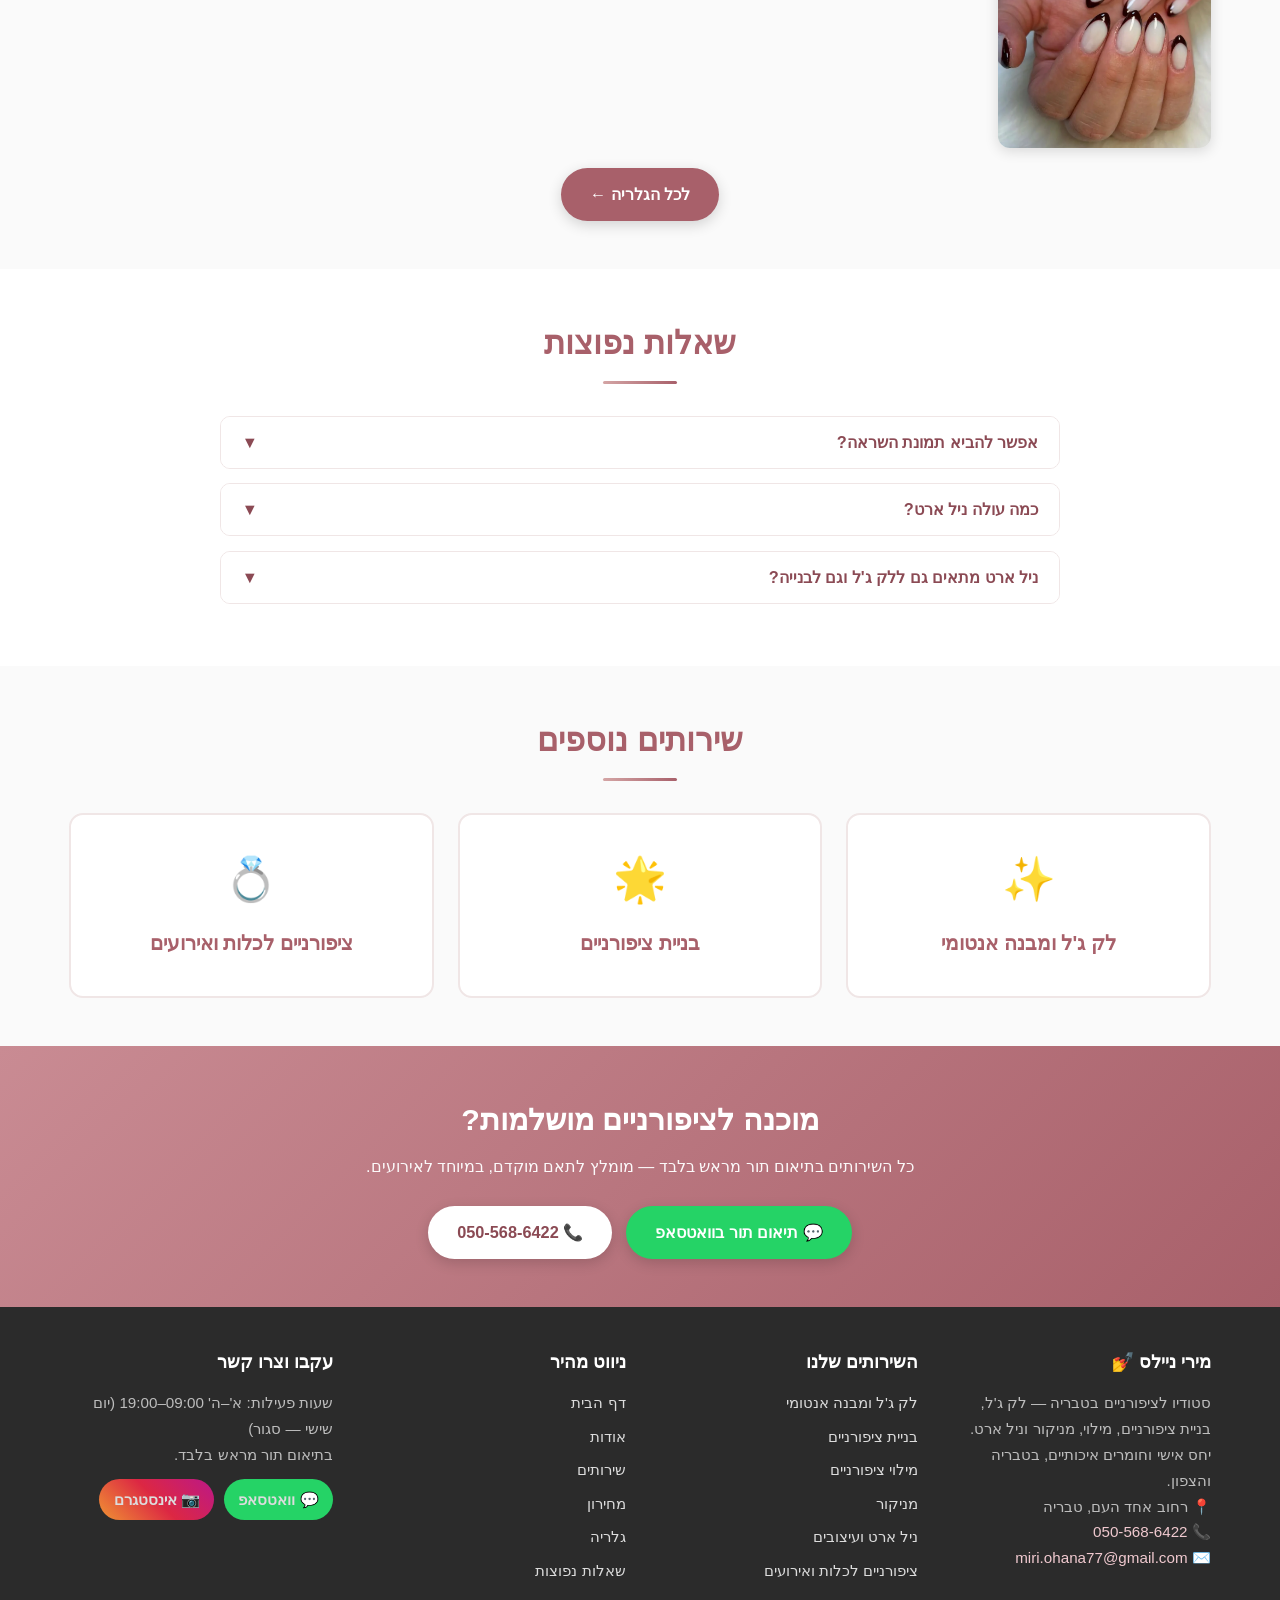
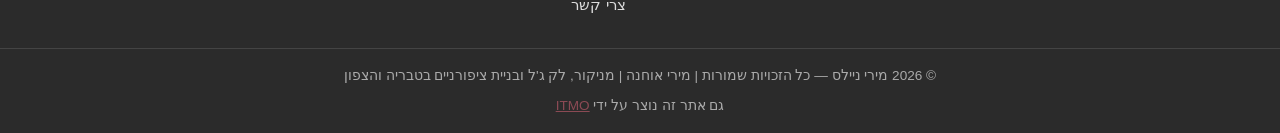
<file: nail-art.html>
<!DOCTYPE html>
<html lang="he" dir="rtl">
<head>
<meta charset="UTF-8">
<meta name="viewport" content="width=device-width, initial-scale=1.0">
<meta name="theme-color" content="#a8606a">
<title>ניל ארט בטבריה | אומברה, פראנץ' ועיצובים — מירי ניילס</title>
<meta name="description" content="ניל ארט ועיצובי ציפורניים ייחודיים בטבריה — אומברה, מניקור פראנץ', שיש, אבנים, הדפסים ועיצובים אישיים. מירי ניילס. תור: 050-568-6422">
<meta name="keywords" content="ניל ארט טבריה, אומברה ציפורניים, מניקור פראנץ' טבריה, עיצוב ציפורניים, מירי ניילס, ניל ארט אומנותי">
<meta name="author" content="מירי אוחנה - מירי ניילס">
<meta name="robots" content="index, follow, max-image-preview:large">
<meta name="geo.region" content="IL-Z">
<meta name="geo.placename" content="טבריה">
<meta name="geo.position" content="32.7940;35.5315">
<meta name="ICBM" content="32.7940, 35.5315">
<link rel="canonical" href="https://www.miri-nails.co.il/nail-art">
<meta property="og:type" content="website">
<meta property="og:locale" content="he_IL">
<meta property="og:site_name" content="מירי ניילס">
<meta property="og:url" content="https://www.miri-nails.co.il/nail-art">
<meta property="og:title" content="ניל ארט בטבריה | אומברה, פראנץ' ועיצובים — מירי ניילס">
<meta property="og:description" content="ניל ארט ועיצובי ציפורניים ייחודיים בטבריה — אומברה, פראנץ', שיש ועוד. תור: 050-568-6422">
<meta property="og:image" content="https://www.miri-nails.co.il/11__2_.jpeg">
<meta name="twitter:card" content="summary_large_image">
<meta name="twitter:title" content="ניל ארט בטבריה | מירי ניילס">
<meta name="twitter:description" content="עיצובים אומנותיים — אומברה, פראנץ', שיש ועוד.">
<meta name="twitter:image" content="https://www.miri-nails.co.il/11__2_.jpeg">
<link rel="preconnect" href="https://www.googletagmanager.com">
<link rel="icon" href="favicon.ico" sizes="48x48">
<link rel="icon" href="favicon.svg" type="image/svg+xml">
<link rel="icon" type="image/png" sizes="32x32" href="favicon-32.png">
<link rel="apple-touch-icon" href="apple-touch-icon.png">
<link rel="stylesheet" href="style.css">
<script type="application/ld+json">
{
  "@context": "https://schema.org",
  "@type": "Service",
  "name": "ניל ארט ועיצובים",
  "serviceType": "ניל ארט ועיצוב ציפורניים",
  "description": "ניל ארט ועיצובי ציפורניים ייחודיים בטבריה — אומברה, מניקור פראנץ', שיש, אבנים, הדפסים ועיצובים אישיים.",
  "areaServed": ["טבריה", "סובב כינרת", "גליל תחתון"],
  "provider": {"@type": "NailSalon", "name": "מירי ניילס", "telephone": "+972-50-568-6422", "address": {"@type": "PostalAddress", "addressLocality": "טבריה", "addressCountry": "IL"}}
}
</script>
<script type="application/ld+json">
{
  "@context": "https://schema.org",
  "@type": "FAQPage",
  "mainEntity": [
    {"@type": "Question", "name": "אפשר להביא תמונת השראה?", "acceptedAnswer": {"@type": "Answer", "text": "בהחלט! מוזמנת להביא תמונה ונתאים יחד את העיצוב."}},
    {"@type": "Question", "name": "כמה עולה ניל ארט?", "acceptedAnswer": {"@type": "Answer", "text": "התמחור לפי מורכבות ומספר האצבעות — צרו קשר לפרטים."}},
    {"@type": "Question", "name": "ניל ארט מתאים גם ללק ג'ל וגם לבנייה?", "acceptedAnswer": {"@type": "Answer", "text": "כן, אפשר להוסיף עיצובים לכל סוג טיפול."}}
  ]
}
</script>
<script type="application/ld+json">
{
  "@context": "https://schema.org",
  "@type": "BreadcrumbList",
  "itemListElement": [
    {"@type": "ListItem", "position": 1, "name": "דף הבית", "item": "https://www.miri-nails.co.il/"},
    {"@type": "ListItem", "position": 2, "name": "שירותים", "item": "https://www.miri-nails.co.il/services"},
    {"@type": "ListItem", "position": 3, "name": "ניל ארט ועיצובים", "item": "https://www.miri-nails.co.il/nail-art"}
  ]
}
</script>
<script>
window.addEventListener('load',function(){var s=document.createElement('script');s.src='https://www.googletagmanager.com/gtag/js?id=G-24V7088SF2';s.async=true;document.head.appendChild(s);s.onload=function(){window.dataLayer=window.dataLayer||[];function gtag(){dataLayer.push(arguments);}gtag('js',new Date());gtag('config','G-24V7088SF2');};});
</script>
</head>
<body>
<a href="#main" class="skip-link">דלגו לתוכן</a>
<div class="topbar">
  <div class="wrap">
    <a href="/" class="brand">💅 מירי ניילס</a>
    <button class="navtoggle" aria-label="פתחי תפריט" aria-expanded="false" onclick="toggleNav(this)">☰</button>
    <nav class="mainnav" aria-label="ניווט ראשי">
      <ul>
        <li><a href="/">דף הבית</a></li>
        <li><a href="about">אודות</a></li>
        <li><a href="services" class="active" aria-current="page">שירותים</a></li>
        <li><a href="pricing">מחירון</a></li>
        <li><a href="gallery">גלריה</a></li>
        <li><a href="faq">שאלות נפוצות</a></li>
        <li><a href="contact">צרי קשר</a></li>
      </ul>
    </nav>
    <a href="https://wa.me/972505686422?text=%D7%94%D7%99%D7%99%20%D7%9E%D7%99%D7%A8%D7%99%2C%20%D7%90%D7%A9%D7%9E%D7%97%20%D7%9C%D7%AA%D7%90%D7%9D%20%D7%AA%D7%95%D7%A8" target="_blank" rel="noopener" class="topcta">💬 תיאום תור</a>
  </div>
</div>
<header class="hero">
  <div class="wrap">
    <h1>ניל ארט ועיצובים בטבריה</h1>
    <p class="hero-sub">עיצובים אומנותיים וייחודיים — אומברה, פראנץ', שיש ועוד</p>
    <div class="hero-cta">
      <a href="https://wa.me/972505686422?text=%D7%94%D7%99%D7%99%20%D7%9E%D7%99%D7%A8%D7%99%2C%20%D7%90%D7%A9%D7%9E%D7%97%20%D7%9C%D7%AA%D7%90%D7%9D%20%D7%AA%D7%95%D7%A8" target="_blank" rel="noopener" class="btn wa">💬 תיאום תור בוואטסאפ</a>
      <a href="tel:0505686422" class="btn light">📞 050-568-6422</a>
    </div>
  </div>
</header>
<nav class="breadcrumb" aria-label="מיקום בעמוד"><div class="wrap"><a href="/">דף הבית</a> <span class="sep">›</span> <a href="services">שירותים</a> <span class="sep">›</span> <span>ניל ארט ועיצובים</span></div></nav>
<main id="main">
<section class="alt"><div class="wrap"><div class="prose">
  <p>ניל ארט הוא המקום שבו ציפורניים הופכות ליצירת אמנות. במירי ניילס בטבריה אנחנו יוצרות עיצובים ייחודיים בהתאמה אישית — מהקלאסי והעדין ועד הנועז והמרשים.</p>
  <p>בין הסגנונות: <strong>אומברה</strong> במעבר צבעים חלק, <strong>מניקור פראנץ'</strong> בקלאסי או בצבע, מראה <strong>שיש</strong>, אבנים נוצצות, הדפסים, פוייל ועיצובים אומנותיים לכל אצבע.</p>
  <h2>מה כולל הטיפול</h2>
  <ul>
    <li>אומברה ומעברי צבע</li>
    <li>מניקור פראנץ' קלאסי וצבעוני</li>
    <li>עיצובי שיש ופוייל</li>
    <li>קישוטים, אבנים והדפסים</li>
    <li>עיצוב אישי לפי השראה שתביאי</li>
  </ul>
  <h2>למי זה מתאים</h2>
  <p>מתאים לכל מי שרוצה לבלוט עם עיצוב מיוחד — ליום-יום, לאירוע או סתם לכיף.</p>
  <h3>מחיר</h3>
  <p>ניל ארט ועיצוב לציפורן — לפי בקשה ומורכבות. לתמחור מדויק לפי אורך, מצב הציפורן והעיצוב — מוזמנת ליצור קשר בוואטסאפ. <a href="pricing">למחירון המלא ←</a></p>
</div></div></section>
<section><div class="wrap"><div class="sec-head"><h2>דוגמאות מהעבודות</h2></div>
<div class="gallery">
<div class="gitem"><picture><source srcset="11__2_.webp" type="image/webp"><img src="11__2_.jpeg" alt="ניל ארט נקודות שחור לבן — מירי ניילס טבריה" loading="lazy" width="736" height="874" decoding="async"></picture></div>
<div class="gitem"><picture><source srcset="11__5_.webp" type="image/webp"><img src="11__5_.jpeg" alt="ניל ארט עיצוב נקודות חומות — מירי ניילס" loading="lazy" width="736" height="877" decoding="async"></picture></div>
<div class="gitem"><picture><source srcset="11__9_.webp" type="image/webp"><img src="11__9_.jpeg" alt="ניל ארט נקודות על קצוות — מירי ניילס" loading="lazy" width="736" height="907" decoding="async"></picture></div>
<div class="gitem"><picture><source srcset="22__1_.webp" type="image/webp"><img src="22__1_.jpeg" alt="ניל ארט עיצוב למפארד — מירי ניילס טבריה" loading="lazy" width="736" height="906" decoding="async"></picture></div>
<div class="gitem"><picture><source srcset="22__3_.webp" type="image/webp"><img src="22__3_.jpeg" alt="ניל ארט נקודות לבנות — טיפס ג'ל מירי ניילס" loading="lazy" width="736" height="914" decoding="async"></picture></div>
<div class="gitem"><picture><source srcset="11__3_.webp" type="image/webp"><img src="11__3_.jpeg" alt="מניקור פראנץ' לבן — בניית ציפורניים טבריה" loading="lazy" width="736" height="910" decoding="async"></picture></div>
</div>
<p class="center" style="margin-top:1.3rem"><a class="btn rose" href="gallery">לכל הגלריה ←</a></p>
</div></section>
<section class="alt"><div class="wrap"><div class="sec-head"><h2>שאלות נפוצות</h2></div>
<div class="faq">
<div class="faq-item"><button class="faq-q" aria-expanded="false">אפשר להביא תמונת השראה? <span class="faq-arrow" aria-hidden="true">▼</span></button><div class="faq-a">בהחלט! מוזמנת להביא תמונה ונתאים יחד את העיצוב.</div></div>
<div class="faq-item"><button class="faq-q" aria-expanded="false">כמה עולה ניל ארט? <span class="faq-arrow" aria-hidden="true">▼</span></button><div class="faq-a">התמחור לפי מורכבות ומספר האצבעות — צרו קשר לפרטים.</div></div>
<div class="faq-item"><button class="faq-q" aria-expanded="false">ניל ארט מתאים גם ללק ג'ל וגם לבנייה? <span class="faq-arrow" aria-hidden="true">▼</span></button><div class="faq-a">כן, אפשר להוסיף עיצובים לכל סוג טיפול.</div></div>
</div>
</div></section>
<section><div class="wrap"><div class="sec-head"><h2>שירותים נוספים</h2></div>
<div class="grid">
  <a class="card" href="lak-gel"><div class="ic">✨</div><h3>לק ג'ל ומבנה אנטומי</h3></a>
  <a class="card" href="nail-building"><div class="ic">🌟</div><h3>בניית ציפורניים</h3></a>
  <a class="card" href="events"><div class="ic">💍</div><h3>ציפורניים לכלות ואירועים</h3></a>
</div>
</div></section>
<section class="band">
  <div class="wrap center">
    <h2>מוכנה לציפורניים מושלמות?</h2>
    <p>כל השירותים בתיאום תור מראש בלבד — מומלץ לתאם מוקדם, במיוחד לאירועים.</p>
    <div class="hero-cta">
      <a href="https://wa.me/972505686422?text=%D7%94%D7%99%D7%99%20%D7%9E%D7%99%D7%A8%D7%99%2C%20%D7%90%D7%A9%D7%9E%D7%97%20%D7%9C%D7%AA%D7%90%D7%9D%20%D7%AA%D7%95%D7%A8" target="_blank" rel="noopener" class="btn wa">💬 תיאום תור בוואטסאפ</a>
      <a href="tel:0505686422" class="btn light">📞 050-568-6422</a>
    </div>
  </div>
</section>
</main>
<footer>
  <div class="footer-grid">
    <div class="footer-col">
      <h3>מירי ניילס 💅</h3>
      <p>סטודיו לציפורניים בטבריה — לק ג'ל, בניית ציפורניים, מילוי, מניקור וניל ארט. יחס אישי וחומרים איכותיים, בטבריה והצפון.</p>
      <p class="footer-nap">📍 רחוב אחד העם, טבריה<br>📞 <a href="tel:0505686422">050-568-6422</a><br>✉️ <a href="mailto:miri.ohana77@gmail.com">miri.ohana77@gmail.com</a></p>
    </div>
    <div class="footer-col">
      <h3>השירותים שלנו</h3>
      <ul>
          <li><a href="lak-gel">לק ג'ל ומבנה אנטומי</a></li>
          <li><a href="nail-building">בניית ציפורניים</a></li>
          <li><a href="fill">מילוי ציפורניים</a></li>
          <li><a href="manicure">מניקור</a></li>
          <li><a href="nail-art">ניל ארט ועיצובים</a></li>
          <li><a href="events">ציפורניים לכלות ואירועים</a></li>
      </ul>
    </div>
    <div class="footer-col">
      <h3>ניווט מהיר</h3>
      <ul>
          <li><a href="/">דף הבית</a></li>
          <li><a href="about">אודות</a></li>
          <li><a href="services">שירותים</a></li>
          <li><a href="pricing">מחירון</a></li>
          <li><a href="gallery">גלריה</a></li>
          <li><a href="faq">שאלות נפוצות</a></li>
          <li><a href="contact">צרי קשר</a></li>
      </ul>
    </div>
    <div class="footer-col">
      <h3>עקבו וצרו קשר</h3>
      <p>שעות פעילות: א'–ה' 09:00–19:00 (יום שישי — סגור)<br>בתיאום תור מראש בלבד.</p>
      <div class="footer-social">
        <a href="https://wa.me/972505686422?text=%D7%94%D7%99%D7%99%20%D7%9E%D7%99%D7%A8%D7%99%2C%20%D7%90%D7%A9%D7%9E%D7%97%20%D7%9C%D7%AA%D7%90%D7%9D%20%D7%AA%D7%95%D7%A8" target="_blank" rel="noopener" class="fbtn wa">💬 וואטסאפ</a>
        <a href="https://www.instagram.com/miri_ohana5" target="_blank" rel="noopener" class="fbtn ig">📷 אינסטגרם</a>
      </div>
    </div>
  </div>
  <div class="footer-bottom">
    <p>&copy; 2026 מירי ניילס — כל הזכויות שמורות | מירי אוחנה | מניקור, לק ג'ל ובניית ציפורניים בטבריה והצפון</p>
    <p style="margin-top:.5rem">גם אתר זה נוצר על ידי <a href="https://www.itmo.co.il/" target="_blank" rel="noopener">ITMO</a></p>
  </div>
</footer>
<a href="https://wa.me/972505686422?text=%D7%94%D7%99%D7%99%20%D7%9E%D7%99%D7%A8%D7%99%2C%20%D7%90%D7%A9%D7%9E%D7%97%20%D7%9C%D7%AA%D7%90%D7%9D%20%D7%AA%D7%95%D7%A8" target="_blank" rel="noopener" class="float-wa" aria-label="תיאום תור בוואטסאפ">💬</a>
<script src="script.js" defer></script>
</body>
</html>
</file>
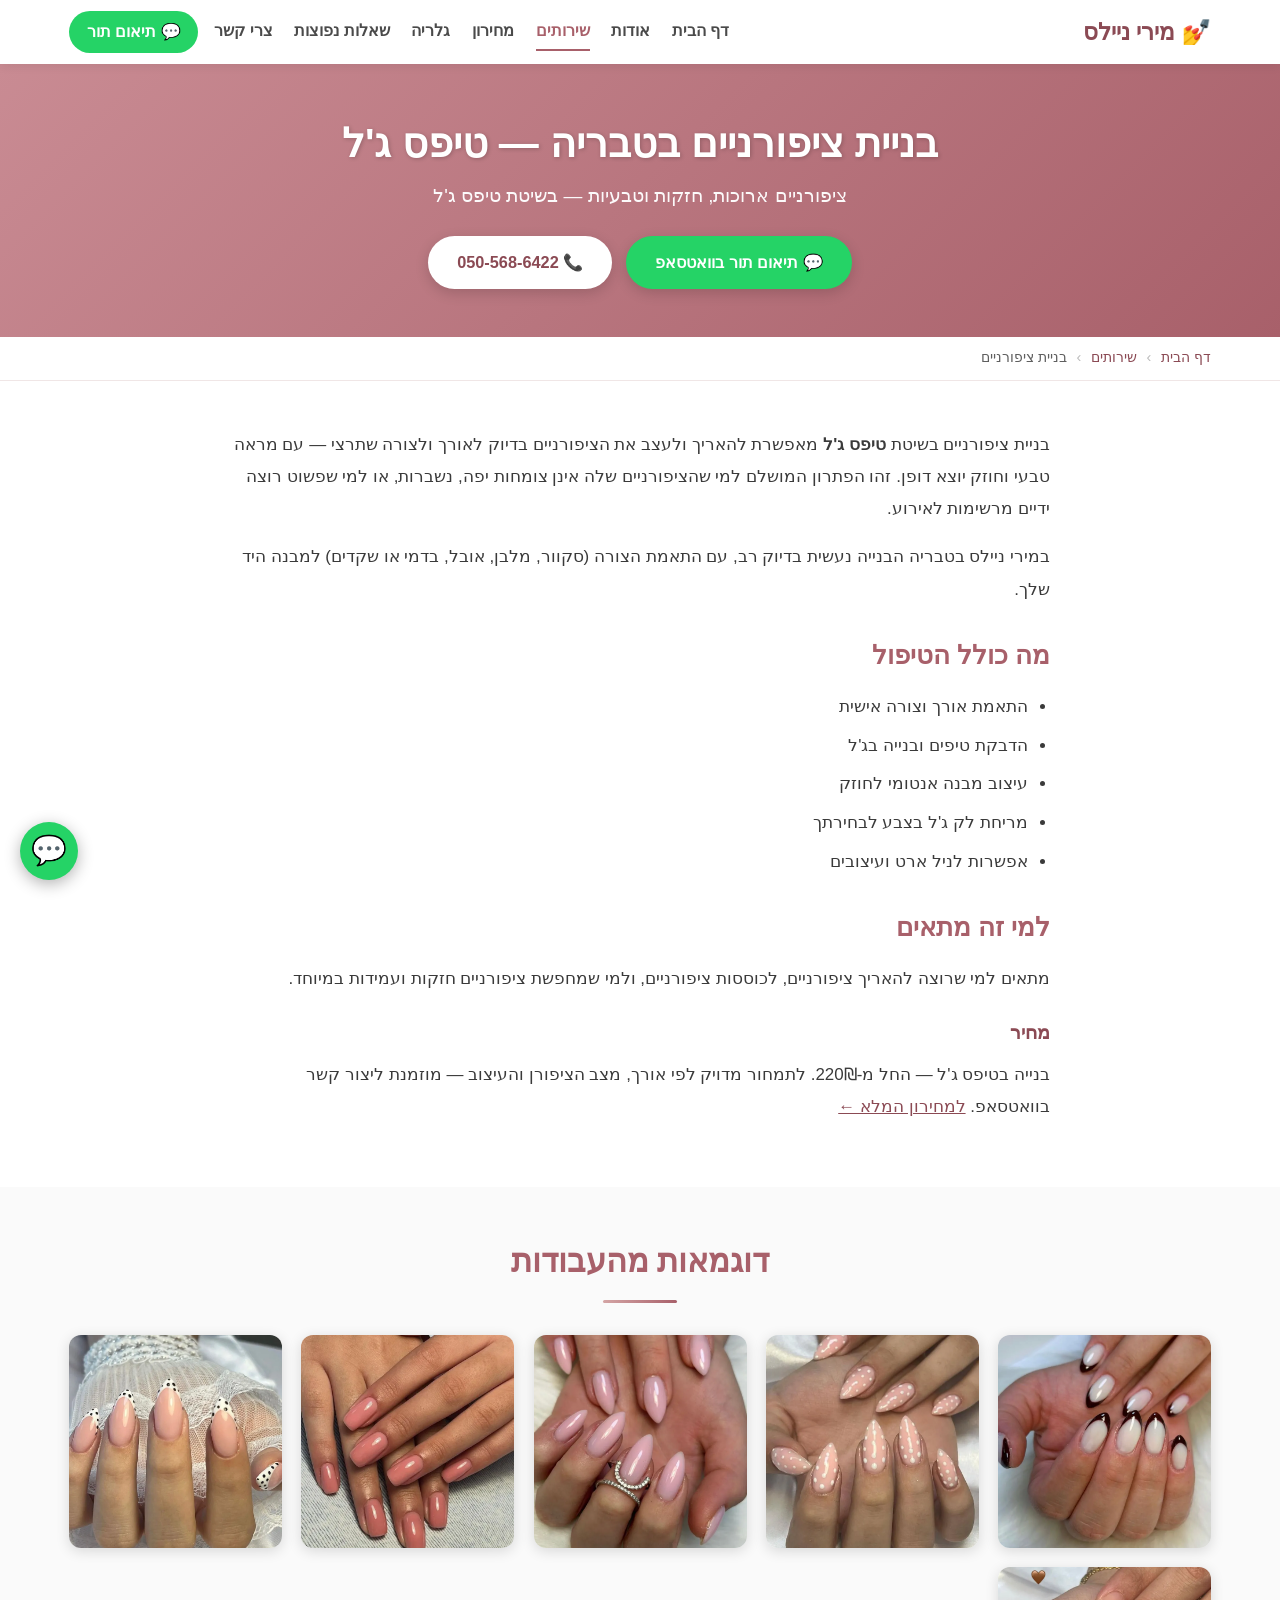
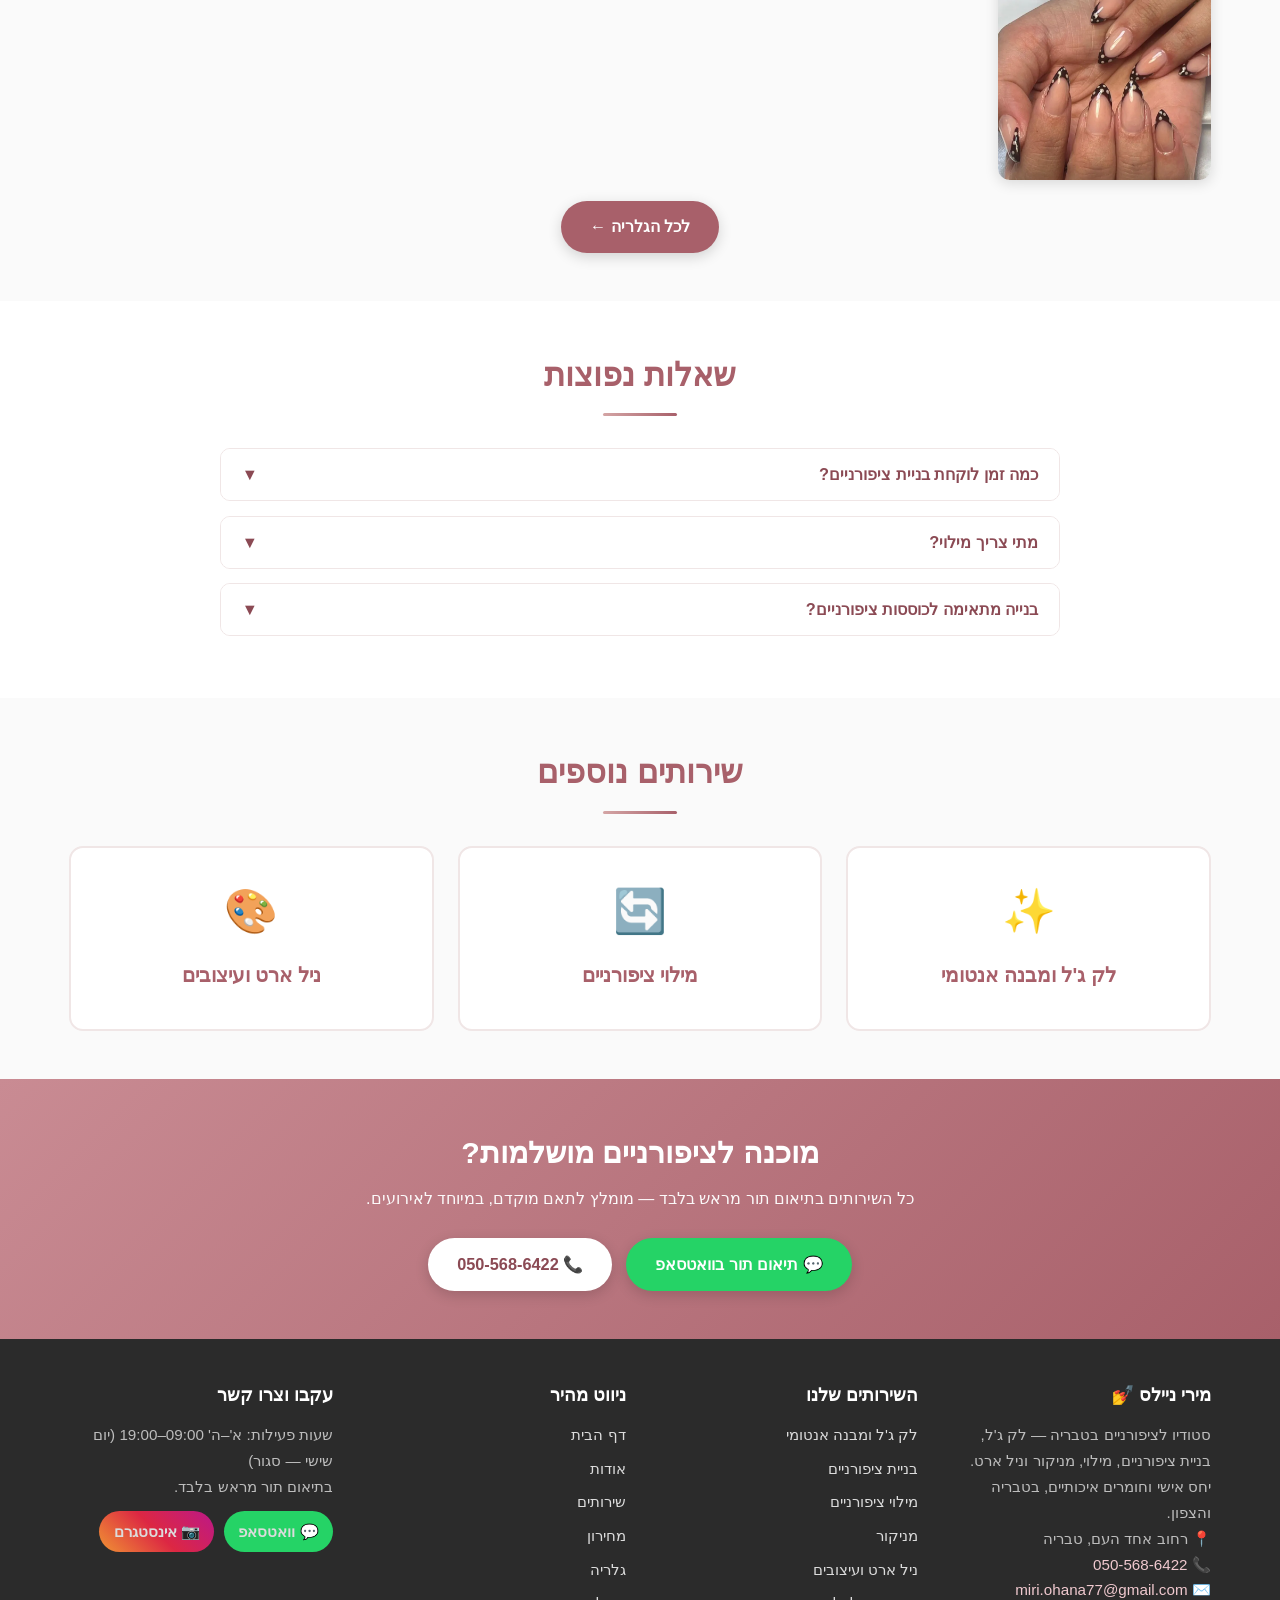
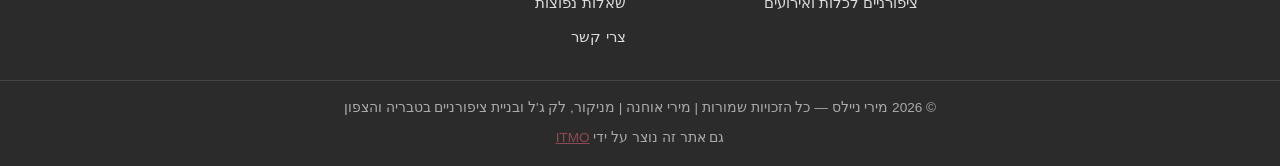
<file: nail-building.html>
<!DOCTYPE html>
<html lang="he" dir="rtl">
<head>
<meta charset="UTF-8">
<meta name="viewport" content="width=device-width, initial-scale=1.0">
<meta name="theme-color" content="#a8606a">
<title>בניית ציפורניים בטבריה | טיפס ג'ל — מירי ניילס</title>
<meta name="description" content="בניית והארכת ציפורניים בטיפס ג'ל בטבריה — מראה טבעי, חזק ועמיד. מתאים גם לכוססות ציפורניים. מירי ניילס. תור: 050-568-6422">
<meta name="keywords" content="בניית ציפורניים טבריה, טיפס ג'ל, הארכת ציפורניים, בנייה בג'ל, מירי ניילס, ציפורניים מלאכותיות טבריה">
<meta name="author" content="מירי אוחנה - מירי ניילס">
<meta name="robots" content="index, follow, max-image-preview:large">
<meta name="geo.region" content="IL-Z">
<meta name="geo.placename" content="טבריה">
<meta name="geo.position" content="32.7940;35.5315">
<meta name="ICBM" content="32.7940, 35.5315">
<link rel="canonical" href="https://www.miri-nails.co.il/nail-building">
<meta property="og:type" content="website">
<meta property="og:locale" content="he_IL">
<meta property="og:site_name" content="מירי ניילס">
<meta property="og:url" content="https://www.miri-nails.co.il/nail-building">
<meta property="og:title" content="בניית ציפורניים בטבריה | טיפס ג'ל — מירי ניילס">
<meta property="og:description" content="בניית והארכת ציפורניים בטיפס ג'ל בטבריה — מראה טבעי, חזק ועמיד. תור: 050-568-6422">
<meta property="og:image" content="https://www.miri-nails.co.il/11__3_.jpeg">
<meta name="twitter:card" content="summary_large_image">
<meta name="twitter:title" content="בניית ציפורניים בטבריה | מירי ניילס">
<meta name="twitter:description" content="הארכה בטיפס ג'ל — טבעי, חזק ועמיד.">
<meta name="twitter:image" content="https://www.miri-nails.co.il/11__3_.jpeg">
<link rel="preconnect" href="https://www.googletagmanager.com">
<link rel="icon" href="favicon.ico" sizes="48x48">
<link rel="icon" href="favicon.svg" type="image/svg+xml">
<link rel="icon" type="image/png" sizes="32x32" href="favicon-32.png">
<link rel="apple-touch-icon" href="apple-touch-icon.png">
<link rel="stylesheet" href="style.css">
<script type="application/ld+json">
{
  "@context": "https://schema.org",
  "@type": "Service",
  "name": "בניית ציפורניים",
  "serviceType": "בניית ציפורניים בטיפס ג'ל",
  "description": "בניית והארכת ציפורניים בטיפס ג'ל בטבריה — מראה טבעי, חזק ועמיד.",
  "areaServed": ["טבריה", "סובב כינרת", "גליל תחתון"],
  "provider": {"@type": "NailSalon", "name": "מירי ניילס", "telephone": "+972-50-568-6422", "address": {"@type": "PostalAddress", "addressLocality": "טבריה", "addressCountry": "IL"}},
  "offers": {"@type": "Offer", "price": "220", "priceCurrency": "ILS"}
}
</script>
<script type="application/ld+json">
{
  "@context": "https://schema.org",
  "@type": "FAQPage",
  "mainEntity": [
    {"@type": "Question", "name": "כמה זמן לוקחת בניית ציפורניים?", "acceptedAnswer": {"@type": "Answer", "text": "בנייה ראשונית אורכת בדרך כלל שעה וחצי עד שעתיים, בהתאם לאורך ולעיצוב."}},
    {"@type": "Question", "name": "מתי צריך מילוי?", "acceptedAnswer": {"@type": "Answer", "text": "מומלץ מילוי כל 2.5–3 שבועות כדי לשמור על המראה והחוזק."}},
    {"@type": "Question", "name": "בנייה מתאימה לכוססות ציפורניים?", "acceptedAnswer": {"@type": "Answer", "text": "בהחלט — הבנייה מספקת בסיס חזק ומסייעת לגמילה מכסיסת ציפורניים."}}
  ]
}
</script>
<script type="application/ld+json">
{
  "@context": "https://schema.org",
  "@type": "BreadcrumbList",
  "itemListElement": [
    {"@type": "ListItem", "position": 1, "name": "דף הבית", "item": "https://www.miri-nails.co.il/"},
    {"@type": "ListItem", "position": 2, "name": "שירותים", "item": "https://www.miri-nails.co.il/services"},
    {"@type": "ListItem", "position": 3, "name": "בניית ציפורניים", "item": "https://www.miri-nails.co.il/nail-building"}
  ]
}
</script>
<script>
window.addEventListener('load',function(){var s=document.createElement('script');s.src='https://www.googletagmanager.com/gtag/js?id=G-24V7088SF2';s.async=true;document.head.appendChild(s);s.onload=function(){window.dataLayer=window.dataLayer||[];function gtag(){dataLayer.push(arguments);}gtag('js',new Date());gtag('config','G-24V7088SF2');};});
</script>
</head>
<body>
<a href="#main" class="skip-link">דלגו לתוכן</a>
<div class="topbar">
  <div class="wrap">
    <a href="/" class="brand">💅 מירי ניילס</a>
    <button class="navtoggle" aria-label="פתחי תפריט" aria-expanded="false" onclick="toggleNav(this)">☰</button>
    <nav class="mainnav" aria-label="ניווט ראשי">
      <ul>
        <li><a href="/">דף הבית</a></li>
        <li><a href="about">אודות</a></li>
        <li><a href="services" class="active" aria-current="page">שירותים</a></li>
        <li><a href="pricing">מחירון</a></li>
        <li><a href="gallery">גלריה</a></li>
        <li><a href="faq">שאלות נפוצות</a></li>
        <li><a href="contact">צרי קשר</a></li>
      </ul>
    </nav>
    <a href="https://wa.me/972505686422?text=%D7%94%D7%99%D7%99%20%D7%9E%D7%99%D7%A8%D7%99%2C%20%D7%90%D7%A9%D7%9E%D7%97%20%D7%9C%D7%AA%D7%90%D7%9D%20%D7%AA%D7%95%D7%A8" target="_blank" rel="noopener" class="topcta">💬 תיאום תור</a>
  </div>
</div>
<header class="hero">
  <div class="wrap">
    <h1>בניית ציפורניים בטבריה — טיפס ג'ל</h1>
    <p class="hero-sub">ציפורניים ארוכות, חזקות וטבעיות — בשיטת טיפס ג'ל</p>
    <div class="hero-cta">
      <a href="https://wa.me/972505686422?text=%D7%94%D7%99%D7%99%20%D7%9E%D7%99%D7%A8%D7%99%2C%20%D7%90%D7%A9%D7%9E%D7%97%20%D7%9C%D7%AA%D7%90%D7%9D%20%D7%AA%D7%95%D7%A8" target="_blank" rel="noopener" class="btn wa">💬 תיאום תור בוואטסאפ</a>
      <a href="tel:0505686422" class="btn light">📞 050-568-6422</a>
    </div>
  </div>
</header>
<nav class="breadcrumb" aria-label="מיקום בעמוד"><div class="wrap"><a href="/">דף הבית</a> <span class="sep">›</span> <a href="services">שירותים</a> <span class="sep">›</span> <span>בניית ציפורניים</span></div></nav>
<main id="main">
<section class="alt"><div class="wrap"><div class="prose">
  <p>בניית ציפורניים בשיטת <strong>טיפס ג'ל</strong> מאפשרת להאריך ולעצב את הציפורניים בדיוק לאורך ולצורה שתרצי — עם מראה טבעי וחוזק יוצא דופן. זהו הפתרון המושלם למי שהציפורניים שלה אינן צומחות יפה, נשברות, או למי שפשוט רוצה ידיים מרשימות לאירוע.</p>
  <p>במירי ניילס בטבריה הבנייה נעשית בדיוק רב, עם התאמת הצורה (סקוור, מלבן, אובל, בדמי או שקדים) למבנה היד שלך.</p>
  <h2>מה כולל הטיפול</h2>
  <ul>
    <li>התאמת אורך וצורה אישית</li>
    <li>הדבקת טיפים ובנייה בג'ל</li>
    <li>עיצוב מבנה אנטומי לחוזק</li>
    <li>מריחת לק ג'ל בצבע לבחירתך</li>
    <li>אפשרות לניל ארט ועיצובים</li>
  </ul>
  <h2>למי זה מתאים</h2>
  <p>מתאים למי שרוצה להאריך ציפורניים, לכוססות ציפורניים, ולמי שמחפשת ציפורניים חזקות ועמידות במיוחד.</p>
  <h3>מחיר</h3>
  <p>בנייה בטיפס ג'ל — החל מ-220₪. לתמחור מדויק לפי אורך, מצב הציפורן והעיצוב — מוזמנת ליצור קשר בוואטסאפ. <a href="pricing">למחירון המלא ←</a></p>
</div></div></section>
<section><div class="wrap"><div class="sec-head"><h2>דוגמאות מהעבודות</h2></div>
<div class="gallery">
<div class="gitem"><picture><source srcset="11__3_.webp" type="image/webp"><img src="11__3_.jpeg" alt="מניקור פראנץ' לבן — בניית ציפורניים טבריה" loading="lazy" width="736" height="910" decoding="async"></picture></div>
<div class="gitem"><picture><source srcset="22__2_.webp" type="image/webp"><img src="22__2_.jpeg" alt="לק ג'ל ורוד עם פס למפארד — בניית ציפורניים" loading="lazy" width="736" height="918" decoding="async"></picture></div>
<div class="gitem"><picture><source srcset="11__6_.webp" type="image/webp"><img src="11__6_.jpeg" alt="לק ג'ל ורוד אלגנטי — טיפס ג'ל טבריה" loading="lazy" width="736" height="922" decoding="async"></picture></div>
<div class="gitem"><picture><source srcset="22__4_.webp" type="image/webp"><img src="22__4_.jpeg" alt="לק ג'ל שחור עם מבנה אנטומי — טבריה" loading="lazy" width="736" height="924" decoding="async"></picture></div>
<div class="gitem"><picture><source srcset="11__2_.webp" type="image/webp"><img src="11__2_.jpeg" alt="ניל ארט נקודות שחור לבן — מירי ניילס טבריה" loading="lazy" width="736" height="874" decoding="async"></picture></div>
<div class="gitem"><picture><source srcset="11__9_.webp" type="image/webp"><img src="11__9_.jpeg" alt="ניל ארט נקודות על קצוות — מירי ניילס" loading="lazy" width="736" height="907" decoding="async"></picture></div>
</div>
<p class="center" style="margin-top:1.3rem"><a class="btn rose" href="gallery">לכל הגלריה ←</a></p>
</div></section>
<section class="alt"><div class="wrap"><div class="sec-head"><h2>שאלות נפוצות</h2></div>
<div class="faq">
<div class="faq-item"><button class="faq-q" aria-expanded="false">כמה זמן לוקחת בניית ציפורניים? <span class="faq-arrow" aria-hidden="true">▼</span></button><div class="faq-a">בנייה ראשונית אורכת בדרך כלל שעה וחצי עד שעתיים, בהתאם לאורך ולעיצוב.</div></div>
<div class="faq-item"><button class="faq-q" aria-expanded="false">מתי צריך מילוי? <span class="faq-arrow" aria-hidden="true">▼</span></button><div class="faq-a">מומלץ מילוי כל 2.5–3 שבועות כדי לשמור על המראה והחוזק.</div></div>
<div class="faq-item"><button class="faq-q" aria-expanded="false">בנייה מתאימה לכוססות ציפורניים? <span class="faq-arrow" aria-hidden="true">▼</span></button><div class="faq-a">בהחלט — הבנייה מספקת בסיס חזק ומסייעת לגמילה מכסיסת ציפורניים.</div></div>
</div>
</div></section>
<section><div class="wrap"><div class="sec-head"><h2>שירותים נוספים</h2></div>
<div class="grid">
  <a class="card" href="lak-gel"><div class="ic">✨</div><h3>לק ג'ל ומבנה אנטומי</h3></a>
  <a class="card" href="fill"><div class="ic">🔄</div><h3>מילוי ציפורניים</h3></a>
  <a class="card" href="nail-art"><div class="ic">🎨</div><h3>ניל ארט ועיצובים</h3></a>
</div>
</div></section>
<section class="band">
  <div class="wrap center">
    <h2>מוכנה לציפורניים מושלמות?</h2>
    <p>כל השירותים בתיאום תור מראש בלבד — מומלץ לתאם מוקדם, במיוחד לאירועים.</p>
    <div class="hero-cta">
      <a href="https://wa.me/972505686422?text=%D7%94%D7%99%D7%99%20%D7%9E%D7%99%D7%A8%D7%99%2C%20%D7%90%D7%A9%D7%9E%D7%97%20%D7%9C%D7%AA%D7%90%D7%9D%20%D7%AA%D7%95%D7%A8" target="_blank" rel="noopener" class="btn wa">💬 תיאום תור בוואטסאפ</a>
      <a href="tel:0505686422" class="btn light">📞 050-568-6422</a>
    </div>
  </div>
</section>
</main>
<footer>
  <div class="footer-grid">
    <div class="footer-col">
      <h3>מירי ניילס 💅</h3>
      <p>סטודיו לציפורניים בטבריה — לק ג'ל, בניית ציפורניים, מילוי, מניקור וניל ארט. יחס אישי וחומרים איכותיים, בטבריה והצפון.</p>
      <p class="footer-nap">📍 רחוב אחד העם, טבריה<br>📞 <a href="tel:0505686422">050-568-6422</a><br>✉️ <a href="mailto:miri.ohana77@gmail.com">miri.ohana77@gmail.com</a></p>
    </div>
    <div class="footer-col">
      <h3>השירותים שלנו</h3>
      <ul>
          <li><a href="lak-gel">לק ג'ל ומבנה אנטומי</a></li>
          <li><a href="nail-building">בניית ציפורניים</a></li>
          <li><a href="fill">מילוי ציפורניים</a></li>
          <li><a href="manicure">מניקור</a></li>
          <li><a href="nail-art">ניל ארט ועיצובים</a></li>
          <li><a href="events">ציפורניים לכלות ואירועים</a></li>
      </ul>
    </div>
    <div class="footer-col">
      <h3>ניווט מהיר</h3>
      <ul>
          <li><a href="/">דף הבית</a></li>
          <li><a href="about">אודות</a></li>
          <li><a href="services">שירותים</a></li>
          <li><a href="pricing">מחירון</a></li>
          <li><a href="gallery">גלריה</a></li>
          <li><a href="faq">שאלות נפוצות</a></li>
          <li><a href="contact">צרי קשר</a></li>
      </ul>
    </div>
    <div class="footer-col">
      <h3>עקבו וצרו קשר</h3>
      <p>שעות פעילות: א'–ה' 09:00–19:00 (יום שישי — סגור)<br>בתיאום תור מראש בלבד.</p>
      <div class="footer-social">
        <a href="https://wa.me/972505686422?text=%D7%94%D7%99%D7%99%20%D7%9E%D7%99%D7%A8%D7%99%2C%20%D7%90%D7%A9%D7%9E%D7%97%20%D7%9C%D7%AA%D7%90%D7%9D%20%D7%AA%D7%95%D7%A8" target="_blank" rel="noopener" class="fbtn wa">💬 וואטסאפ</a>
        <a href="https://www.instagram.com/miri_ohana5" target="_blank" rel="noopener" class="fbtn ig">📷 אינסטגרם</a>
      </div>
    </div>
  </div>
  <div class="footer-bottom">
    <p>&copy; 2026 מירי ניילס — כל הזכויות שמורות | מירי אוחנה | מניקור, לק ג'ל ובניית ציפורניים בטבריה והצפון</p>
    <p style="margin-top:.5rem">גם אתר זה נוצר על ידי <a href="https://www.itmo.co.il/" target="_blank" rel="noopener">ITMO</a></p>
  </div>
</footer>
<a href="https://wa.me/972505686422?text=%D7%94%D7%99%D7%99%20%D7%9E%D7%99%D7%A8%D7%99%2C%20%D7%90%D7%A9%D7%9E%D7%97%20%D7%9C%D7%AA%D7%90%D7%9D%20%D7%AA%D7%95%D7%A8" target="_blank" rel="noopener" class="float-wa" aria-label="תיאום תור בוואטסאפ">💬</a>
<script src="script.js" defer></script>
</body>
</html>
</file>
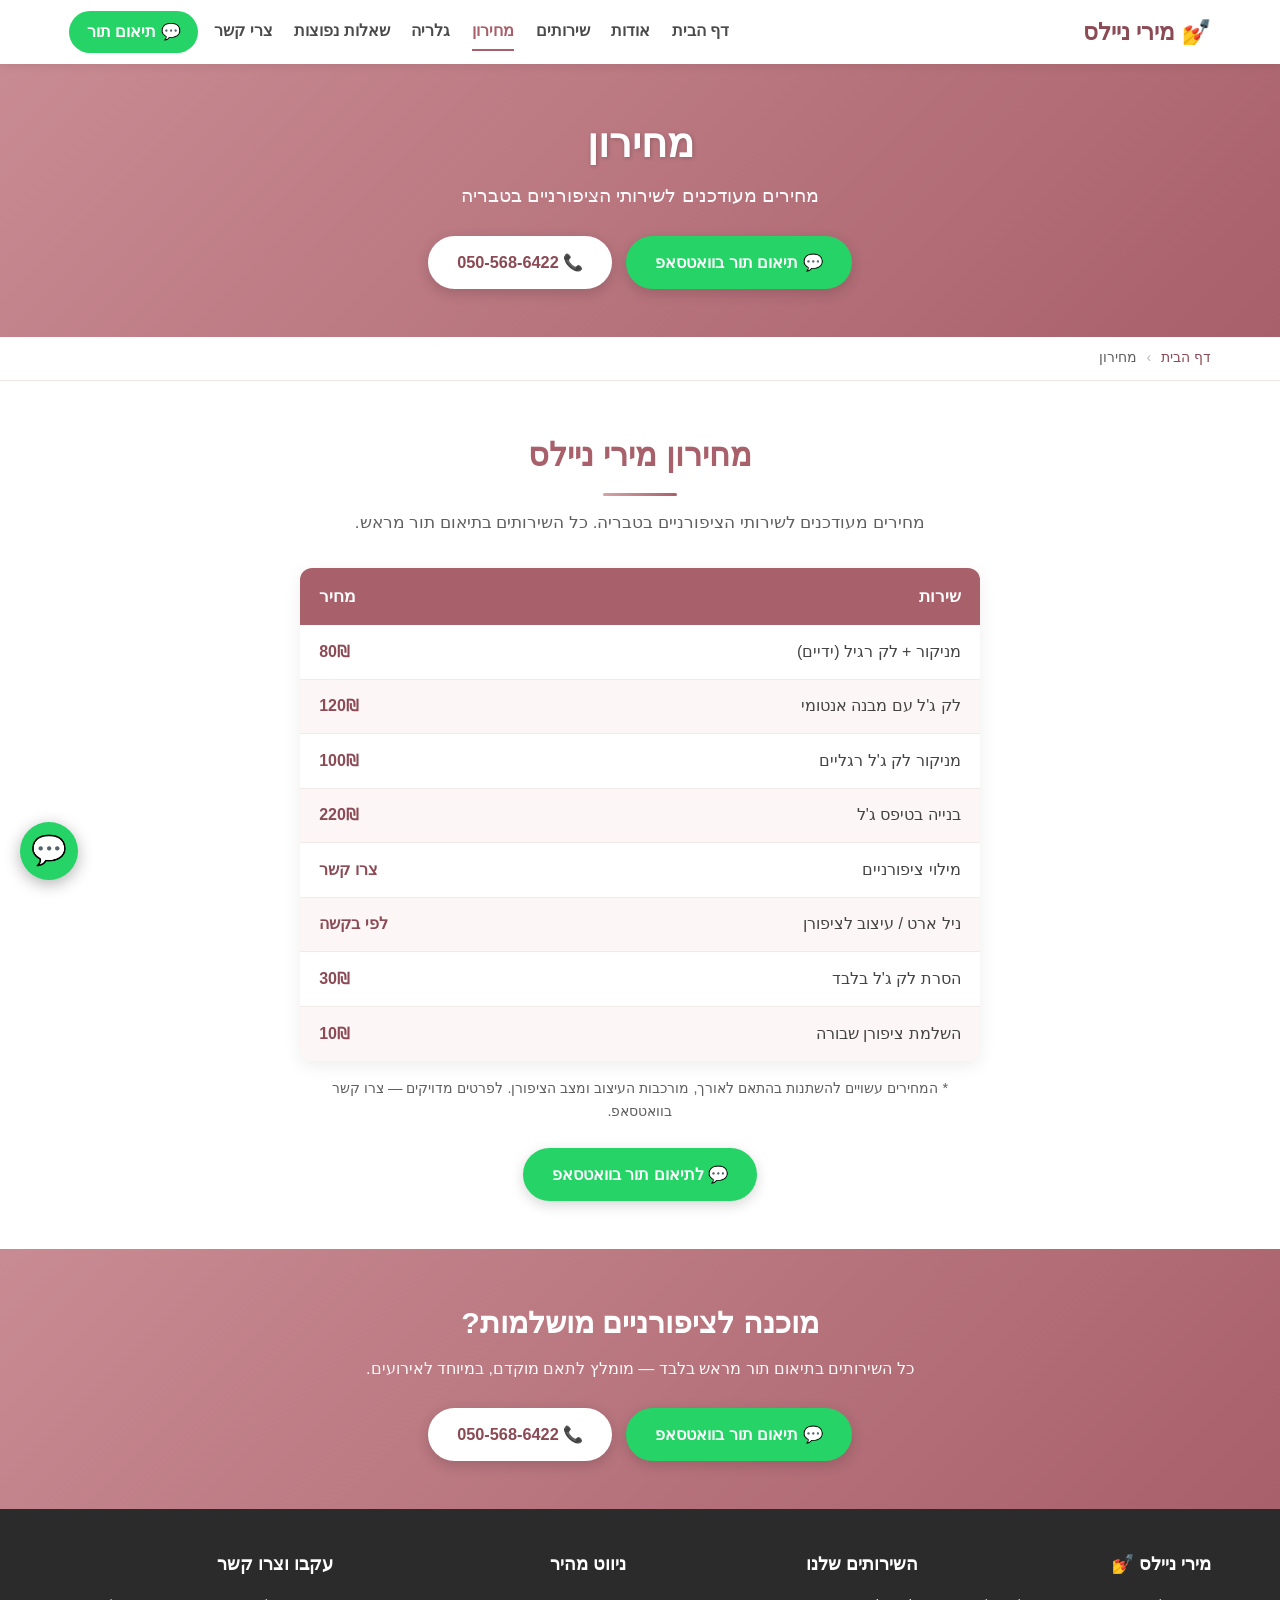
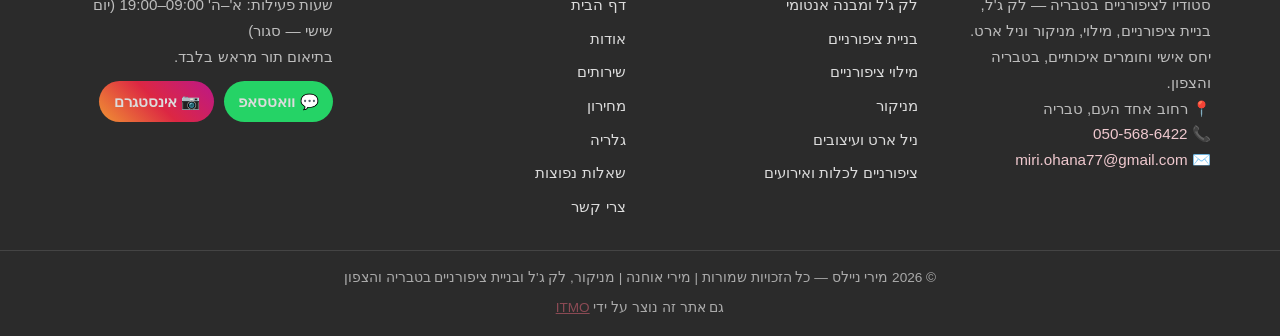
<file: pricing.html>
<!DOCTYPE html>
<html lang="he" dir="rtl">
<head>
<meta charset="UTF-8">
<meta name="viewport" content="width=device-width, initial-scale=1.0">
<meta name="theme-color" content="#a8606a">
<title>מחירון | מירי ניילס טבריה — לק ג'ל, בנייה, מניקור ועוד</title>
<meta name="description" content="מחירון מעודכן של מירי ניילס בטבריה: מניקור + לק רגיל 80₪, לק ג'ל עם מבנה אנטומי 120₪, לק ג'ל רגליים 100₪, בנייה בטיפס ג'ל 220₪, הסרת לק ג'ל 30₪ ועוד.">
<meta name="keywords" content="מחירון מירי ניילס, מחיר לק ג'ל טבריה, מחיר בניית ציפורניים, מחיר מניקור טבריה, מחיר מילוי ציפורניים">
<meta name="author" content="מירי אוחנה - מירי ניילס">
<meta name="robots" content="index, follow, max-image-preview:large">
<meta name="geo.region" content="IL-Z">
<meta name="geo.placename" content="טבריה">
<meta name="geo.position" content="32.7940;35.5315">
<meta name="ICBM" content="32.7940, 35.5315">
<link rel="canonical" href="https://www.miri-nails.co.il/pricing">
<meta property="og:type" content="website">
<meta property="og:locale" content="he_IL">
<meta property="og:site_name" content="מירי ניילס">
<meta property="og:url" content="https://www.miri-nails.co.il/pricing">
<meta property="og:title" content="מחירון | מירי ניילס טבריה">
<meta property="og:description" content="מחירון מעודכן של מירי ניילס בטבריה — לק ג'ל, בנייה, מניקור ועוד.">
<meta property="og:image" content="https://www.miri-nails.co.il/11__1_.jpeg">
<meta name="twitter:card" content="summary_large_image">
<meta name="twitter:title" content="מחירון | מירי ניילס טבריה">
<meta name="twitter:description" content="מחירון מעודכן — לק ג'ל, בנייה, מניקור ועוד.">
<meta name="twitter:image" content="https://www.miri-nails.co.il/11__1_.jpeg">
<link rel="preconnect" href="https://www.googletagmanager.com">
<link rel="icon" href="favicon.ico" sizes="48x48">
<link rel="icon" href="favicon.svg" type="image/svg+xml">
<link rel="icon" type="image/png" sizes="32x32" href="favicon-32.png">
<link rel="apple-touch-icon" href="apple-touch-icon.png">
<link rel="stylesheet" href="style.css">
<script type="application/ld+json">
{
  "@context": "https://schema.org",
  "@type": "NailSalon",
  "@id": "https://www.miri-nails.co.il/#business",
  "name": "מירי ניילס",
  "image": "https://www.miri-nails.co.il/11__1_.jpeg",
  "url": "https://www.miri-nails.co.il/",
  "telephone": "+972-50-568-6422",
  "priceRange": "₪₪",
  "address": {"@type": "PostalAddress", "addressLocality": "טבריה", "addressCountry": "IL"},
  "hasOfferCatalog": {
    "@type": "OfferCatalog",
    "name": "מחירון שירותי ציפורניים",
    "itemListElement": [
      {"@type": "Offer", "itemOffered": {"@type": "Service", "name": "מניקור + לק רגיל"}, "price": "80", "priceCurrency": "ILS"},
      {"@type": "Offer", "itemOffered": {"@type": "Service", "name": "לק ג'ל עם מבנה אנטומי"}, "price": "120", "priceCurrency": "ILS"},
      {"@type": "Offer", "itemOffered": {"@type": "Service", "name": "מניקור לק ג'ל רגליים"}, "price": "100", "priceCurrency": "ILS"},
      {"@type": "Offer", "itemOffered": {"@type": "Service", "name": "בנייה בטיפס ג'ל"}, "price": "220", "priceCurrency": "ILS"},
      {"@type": "Offer", "itemOffered": {"@type": "Service", "name": "הסרת לק ג'ל בלבד"}, "price": "30", "priceCurrency": "ILS"},
      {"@type": "Offer", "itemOffered": {"@type": "Service", "name": "השלמת ציפורן שבורה"}, "price": "10", "priceCurrency": "ILS"}
    ]
  }
}
</script>
<script type="application/ld+json">
{
  "@context": "https://schema.org",
  "@type": "BreadcrumbList",
  "itemListElement": [
    {"@type": "ListItem", "position": 1, "name": "דף הבית", "item": "https://www.miri-nails.co.il/"},
    {"@type": "ListItem", "position": 2, "name": "מחירון", "item": "https://www.miri-nails.co.il/pricing"}
  ]
}
</script>
<script>
window.addEventListener('load',function(){var s=document.createElement('script');s.src='https://www.googletagmanager.com/gtag/js?id=G-24V7088SF2';s.async=true;document.head.appendChild(s);s.onload=function(){window.dataLayer=window.dataLayer||[];function gtag(){dataLayer.push(arguments);}gtag('js',new Date());gtag('config','G-24V7088SF2');};});
</script>
</head>
<body>
<a href="#main" class="skip-link">דלגו לתוכן</a>
<div class="topbar">
  <div class="wrap">
    <a href="/" class="brand">💅 מירי ניילס</a>
    <button class="navtoggle" aria-label="פתחי תפריט" aria-expanded="false" onclick="toggleNav(this)">☰</button>
    <nav class="mainnav" aria-label="ניווט ראשי">
      <ul>
        <li><a href="/">דף הבית</a></li>
        <li><a href="about">אודות</a></li>
        <li><a href="services">שירותים</a></li>
        <li><a href="pricing" class="active" aria-current="page">מחירון</a></li>
        <li><a href="gallery">גלריה</a></li>
        <li><a href="faq">שאלות נפוצות</a></li>
        <li><a href="contact">צרי קשר</a></li>
      </ul>
    </nav>
    <a href="https://wa.me/972505686422?text=%D7%94%D7%99%D7%99%20%D7%9E%D7%99%D7%A8%D7%99%2C%20%D7%90%D7%A9%D7%9E%D7%97%20%D7%9C%D7%AA%D7%90%D7%9D%20%D7%AA%D7%95%D7%A8" target="_blank" rel="noopener" class="topcta">💬 תיאום תור</a>
  </div>
</div>
<header class="hero">
  <div class="wrap">
    <h1>מחירון</h1>
    <p class="hero-sub">מחירים מעודכנים לשירותי הציפורניים בטבריה</p>
    <div class="hero-cta">
      <a href="https://wa.me/972505686422?text=%D7%94%D7%99%D7%99%20%D7%9E%D7%99%D7%A8%D7%99%2C%20%D7%90%D7%A9%D7%9E%D7%97%20%D7%9C%D7%AA%D7%90%D7%9D%20%D7%AA%D7%95%D7%A8" target="_blank" rel="noopener" class="btn wa">💬 תיאום תור בוואטסאפ</a>
      <a href="tel:0505686422" class="btn light">📞 050-568-6422</a>
    </div>
  </div>
</header>
<nav class="breadcrumb" aria-label="מיקום בעמוד"><div class="wrap"><a href="/">דף הבית</a> <span class="sep">›</span> <span>מחירון</span></div></nav>
<main id="main">
<section class="alt"><div class="wrap">
  <div class="sec-head"><h2>מחירון מירי ניילס</h2><p>מחירים מעודכנים לשירותי הציפורניים בטבריה. כל השירותים בתיאום תור מראש.</p></div>
  <table class="pricing"><thead><tr><th>שירות</th><th class="l">מחיר</th></tr></thead><tbody>
<tr><td>מניקור + לק רגיל (ידיים)</td><td class="l">80₪</td></tr>
<tr><td>לק ג'ל עם מבנה אנטומי</td><td class="l">120₪</td></tr>
<tr><td>מניקור לק ג'ל רגליים</td><td class="l">100₪</td></tr>
<tr><td>בנייה בטיפס ג'ל</td><td class="l">220₪</td></tr>
<tr><td>מילוי ציפורניים</td><td class="l">צרו קשר</td></tr>
<tr><td>ניל ארט / עיצוב לציפורן</td><td class="l">לפי בקשה</td></tr>
<tr><td>הסרת לק ג'ל בלבד</td><td class="l">30₪</td></tr>
<tr><td>השלמת ציפורן שבורה</td><td class="l">10₪</td></tr>
</tbody></table>
<p class="price-note">* המחירים עשויים להשתנות בהתאם לאורך, מורכבות העיצוב ומצב הציפורן. לפרטים מדויקים — צרו קשר בוואטסאפ.</p>
  <p class="center" style="margin-top:1.5rem"><a class="btn wa" href="https://wa.me/972505686422?text=%D7%94%D7%99%D7%99%20%D7%9E%D7%99%D7%A8%D7%99%2C%20%D7%90%D7%A9%D7%9E%D7%97%20%D7%9C%D7%AA%D7%90%D7%9D%20%D7%AA%D7%95%D7%A8" target="_blank" rel="noopener">💬 לתיאום תור בוואטסאפ</a></p>
</div></section>
<section class="band">
  <div class="wrap center">
    <h2>מוכנה לציפורניים מושלמות?</h2>
    <p>כל השירותים בתיאום תור מראש בלבד — מומלץ לתאם מוקדם, במיוחד לאירועים.</p>
    <div class="hero-cta">
      <a href="https://wa.me/972505686422?text=%D7%94%D7%99%D7%99%20%D7%9E%D7%99%D7%A8%D7%99%2C%20%D7%90%D7%A9%D7%9E%D7%97%20%D7%9C%D7%AA%D7%90%D7%9D%20%D7%AA%D7%95%D7%A8" target="_blank" rel="noopener" class="btn wa">💬 תיאום תור בוואטסאפ</a>
      <a href="tel:0505686422" class="btn light">📞 050-568-6422</a>
    </div>
  </div>
</section>
</main>
<footer>
  <div class="footer-grid">
    <div class="footer-col">
      <h3>מירי ניילס 💅</h3>
      <p>סטודיו לציפורניים בטבריה — לק ג'ל, בניית ציפורניים, מילוי, מניקור וניל ארט. יחס אישי וחומרים איכותיים, בטבריה והצפון.</p>
      <p class="footer-nap">📍 רחוב אחד העם, טבריה<br>📞 <a href="tel:0505686422">050-568-6422</a><br>✉️ <a href="mailto:miri.ohana77@gmail.com">miri.ohana77@gmail.com</a></p>
    </div>
    <div class="footer-col">
      <h3>השירותים שלנו</h3>
      <ul>
          <li><a href="lak-gel">לק ג'ל ומבנה אנטומי</a></li>
          <li><a href="nail-building">בניית ציפורניים</a></li>
          <li><a href="fill">מילוי ציפורניים</a></li>
          <li><a href="manicure">מניקור</a></li>
          <li><a href="nail-art">ניל ארט ועיצובים</a></li>
          <li><a href="events">ציפורניים לכלות ואירועים</a></li>
      </ul>
    </div>
    <div class="footer-col">
      <h3>ניווט מהיר</h3>
      <ul>
          <li><a href="/">דף הבית</a></li>
          <li><a href="about">אודות</a></li>
          <li><a href="services">שירותים</a></li>
          <li><a href="pricing">מחירון</a></li>
          <li><a href="gallery">גלריה</a></li>
          <li><a href="faq">שאלות נפוצות</a></li>
          <li><a href="contact">צרי קשר</a></li>
      </ul>
    </div>
    <div class="footer-col">
      <h3>עקבו וצרו קשר</h3>
      <p>שעות פעילות: א'–ה' 09:00–19:00 (יום שישי — סגור)<br>בתיאום תור מראש בלבד.</p>
      <div class="footer-social">
        <a href="https://wa.me/972505686422?text=%D7%94%D7%99%D7%99%20%D7%9E%D7%99%D7%A8%D7%99%2C%20%D7%90%D7%A9%D7%9E%D7%97%20%D7%9C%D7%AA%D7%90%D7%9D%20%D7%AA%D7%95%D7%A8" target="_blank" rel="noopener" class="fbtn wa">💬 וואטסאפ</a>
        <a href="https://www.instagram.com/miri_ohana5" target="_blank" rel="noopener" class="fbtn ig">📷 אינסטגרם</a>
      </div>
    </div>
  </div>
  <div class="footer-bottom">
    <p>&copy; 2026 מירי ניילס — כל הזכויות שמורות | מירי אוחנה | מניקור, לק ג'ל ובניית ציפורניים בטבריה והצפון</p>
    <p style="margin-top:.5rem">גם אתר זה נוצר על ידי <a href="https://www.itmo.co.il/" target="_blank" rel="noopener">ITMO</a></p>
  </div>
</footer>
<a href="https://wa.me/972505686422?text=%D7%94%D7%99%D7%99%20%D7%9E%D7%99%D7%A8%D7%99%2C%20%D7%90%D7%A9%D7%9E%D7%97%20%D7%9C%D7%AA%D7%90%D7%9D%20%D7%AA%D7%95%D7%A8" target="_blank" rel="noopener" class="float-wa" aria-label="תיאום תור בוואטסאפ">💬</a>
<script src="script.js" defer></script>
</body>
</html>
</file>
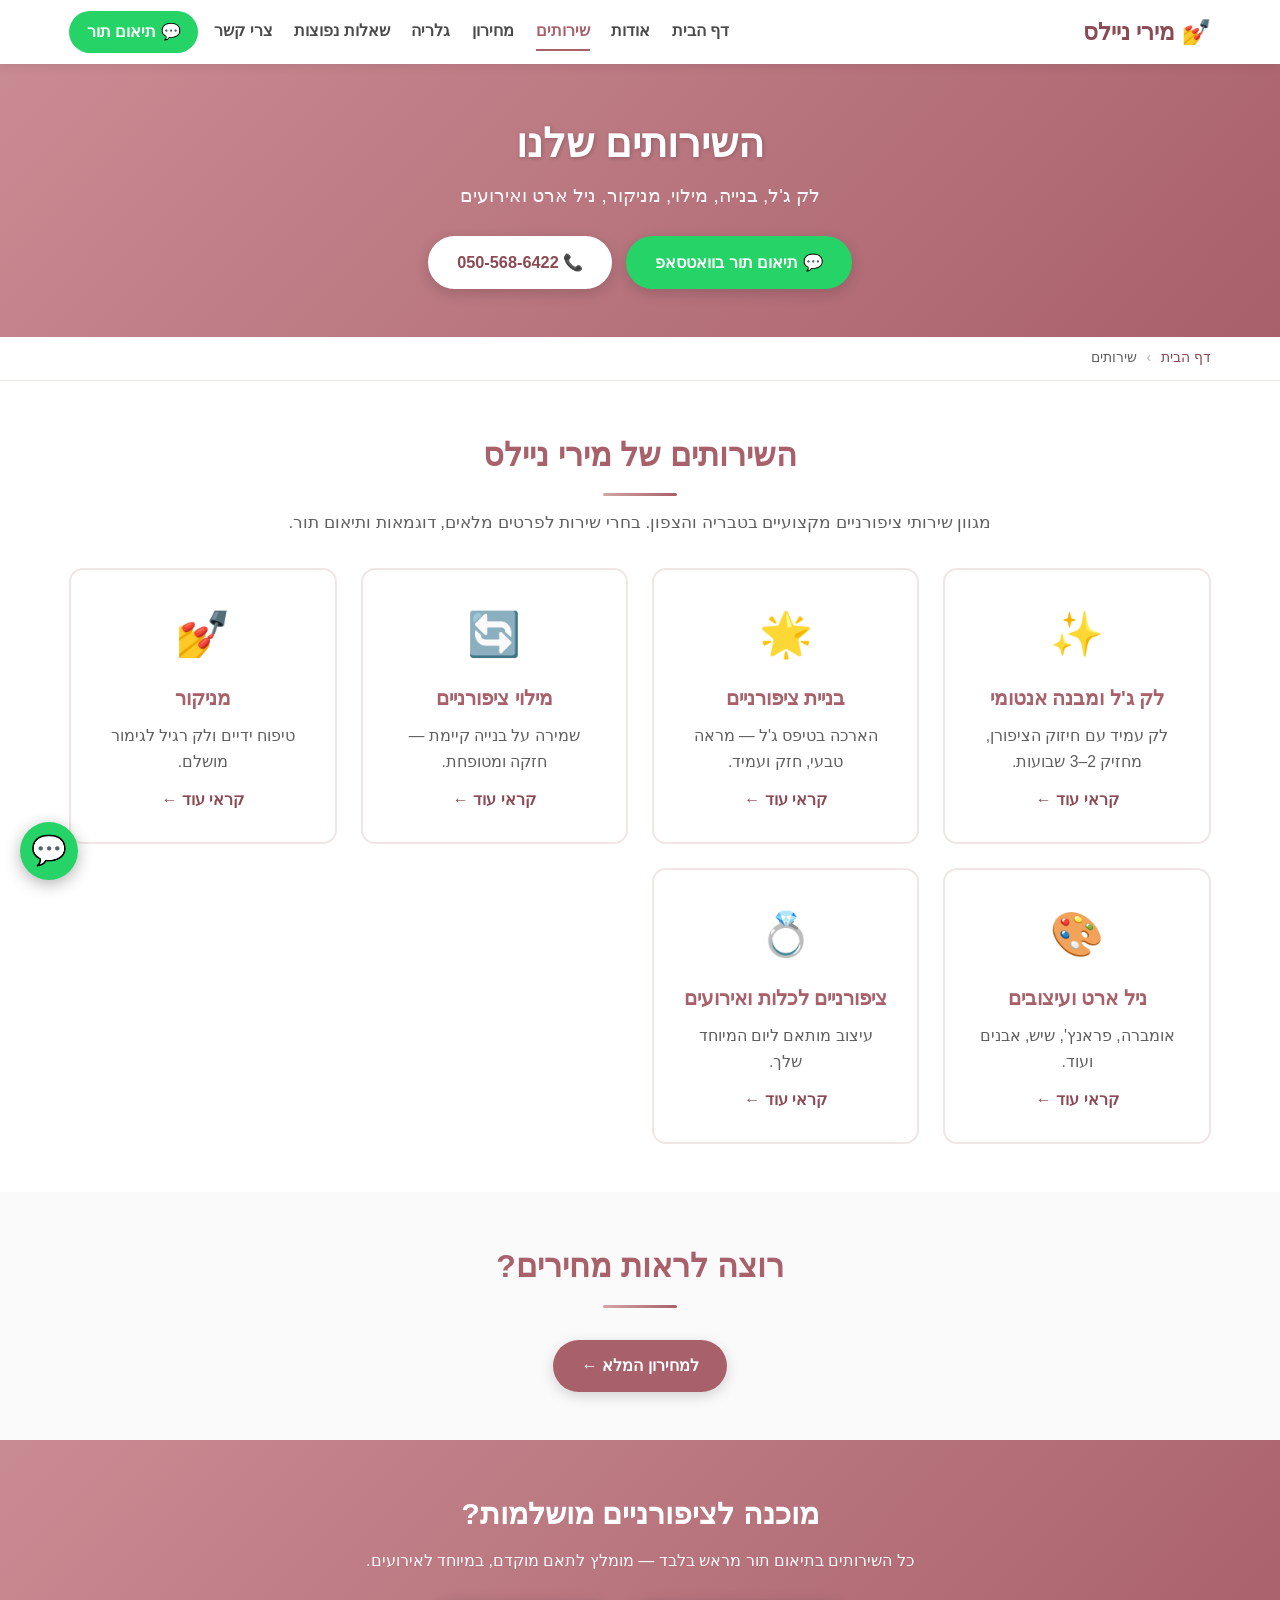
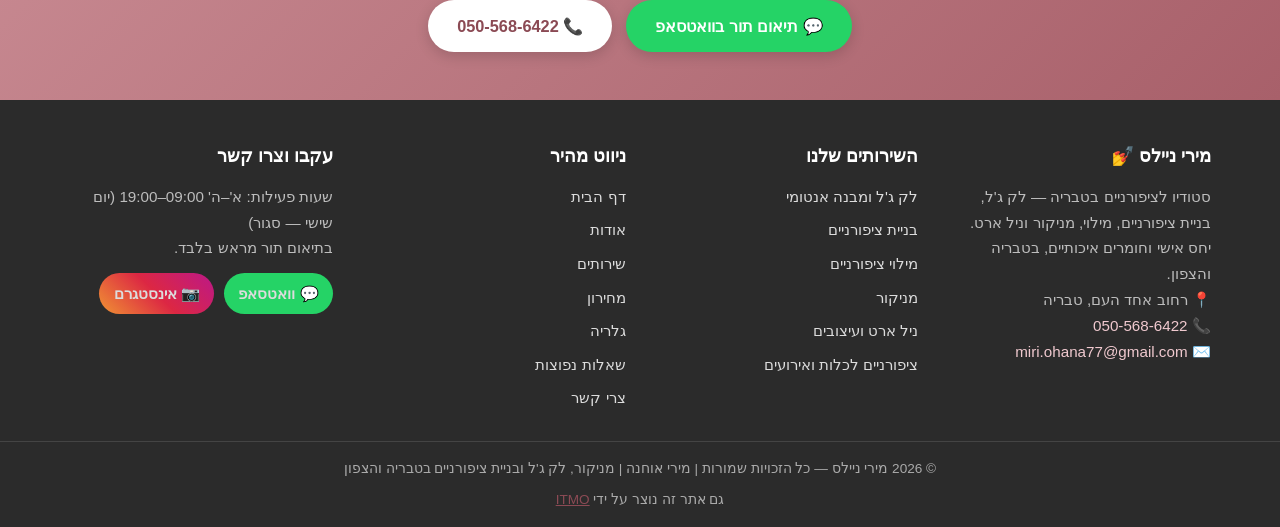
<file: services.html>
<!DOCTYPE html>
<html lang="he" dir="rtl">
<head>
<meta charset="UTF-8">
<meta name="viewport" content="width=device-width, initial-scale=1.0">
<meta name="theme-color" content="#a8606a">
<title>שירותי ציפורניים בטבריה | מירי ניילס — לק ג'ל, בנייה, מניקור וניל ארט</title>
<meta name="description" content="כל שירותי הציפורניים של מירי ניילס בטבריה: לק ג'ל עם מבנה אנטומי, בניית ציפורניים בטיפס ג'ל, מילוי, מניקור, ניל ארט וציפורניים לאירועים.">
<meta name="keywords" content="שירותי ציפורניים טבריה, לק ג'ל, בניית ציפורניים, מילוי, מניקור, ניל ארט, מירי ניילס">
<meta name="author" content="מירי אוחנה - מירי ניילס">
<meta name="robots" content="index, follow, max-image-preview:large">
<meta name="geo.region" content="IL-Z">
<meta name="geo.placename" content="טבריה">
<meta name="geo.position" content="32.7940;35.5315">
<meta name="ICBM" content="32.7940, 35.5315">
<link rel="canonical" href="https://www.miri-nails.co.il/services">
<meta property="og:type" content="website">
<meta property="og:locale" content="he_IL">
<meta property="og:site_name" content="מירי ניילס">
<meta property="og:url" content="https://www.miri-nails.co.il/services">
<meta property="og:title" content="שירותי ציפורניים בטבריה | מירי ניילס">
<meta property="og:description" content="לק ג'ל, בניית ציפורניים, מילוי, מניקור, ניל ארט וציפורניים לאירועים בטבריה והצפון.">
<meta property="og:image" content="https://www.miri-nails.co.il/11__1_.jpeg">
<meta name="twitter:card" content="summary_large_image">
<meta name="twitter:title" content="שירותי ציפורניים בטבריה | מירי ניילס">
<meta name="twitter:description" content="לק ג'ל, בנייה, מילוי, מניקור, ניל ארט ואירועים.">
<meta name="twitter:image" content="https://www.miri-nails.co.il/11__1_.jpeg">
<link rel="preconnect" href="https://www.googletagmanager.com">
<link rel="icon" href="favicon.ico" sizes="48x48">
<link rel="icon" href="favicon.svg" type="image/svg+xml">
<link rel="icon" type="image/png" sizes="32x32" href="favicon-32.png">
<link rel="apple-touch-icon" href="apple-touch-icon.png">
<link rel="stylesheet" href="style.css">
<script type="application/ld+json">
{
  "@context": "https://schema.org",
  "@type": "NailSalon",
  "@id": "https://www.miri-nails.co.il/#business",
  "name": "מירי ניילס",
  "image": "https://www.miri-nails.co.il/11__1_.jpeg",
  "url": "https://www.miri-nails.co.il/",
  "telephone": "+972-50-568-6422",
  "address": {"@type": "PostalAddress", "streetAddress": "רחוב אחד העם", "addressLocality": "טבריה", "addressRegion": "מחוז הצפון", "addressCountry": "IL"},
  "sameAs": ["https://www.instagram.com/miri_ohana5"]
}
</script>
<script type="application/ld+json">
{
  "@context": "https://schema.org",
  "@type": "BreadcrumbList",
  "itemListElement": [
    {"@type": "ListItem", "position": 1, "name": "דף הבית", "item": "https://www.miri-nails.co.il/"},
    {"@type": "ListItem", "position": 2, "name": "שירותים", "item": "https://www.miri-nails.co.il/services"}
  ]
}
</script>
<script>
window.addEventListener('load',function(){var s=document.createElement('script');s.src='https://www.googletagmanager.com/gtag/js?id=G-24V7088SF2';s.async=true;document.head.appendChild(s);s.onload=function(){window.dataLayer=window.dataLayer||[];function gtag(){dataLayer.push(arguments);}gtag('js',new Date());gtag('config','G-24V7088SF2');};});
</script>
</head>
<body>
<a href="#main" class="skip-link">דלגו לתוכן</a>
<div class="topbar">
  <div class="wrap">
    <a href="/" class="brand">💅 מירי ניילס</a>
    <button class="navtoggle" aria-label="פתחי תפריט" aria-expanded="false" onclick="toggleNav(this)">☰</button>
    <nav class="mainnav" aria-label="ניווט ראשי">
      <ul>
        <li><a href="/">דף הבית</a></li>
        <li><a href="about">אודות</a></li>
        <li><a href="services" class="active" aria-current="page">שירותים</a></li>
        <li><a href="pricing">מחירון</a></li>
        <li><a href="gallery">גלריה</a></li>
        <li><a href="faq">שאלות נפוצות</a></li>
        <li><a href="contact">צרי קשר</a></li>
      </ul>
    </nav>
    <a href="https://wa.me/972505686422?text=%D7%94%D7%99%D7%99%20%D7%9E%D7%99%D7%A8%D7%99%2C%20%D7%90%D7%A9%D7%9E%D7%97%20%D7%9C%D7%AA%D7%90%D7%9D%20%D7%AA%D7%95%D7%A8" target="_blank" rel="noopener" class="topcta">💬 תיאום תור</a>
  </div>
</div>
<header class="hero">
  <div class="wrap">
    <h1>השירותים שלנו</h1>
    <p class="hero-sub">לק ג'ל, בנייה, מילוי, מניקור, ניל ארט ואירועים</p>
    <div class="hero-cta">
      <a href="https://wa.me/972505686422?text=%D7%94%D7%99%D7%99%20%D7%9E%D7%99%D7%A8%D7%99%2C%20%D7%90%D7%A9%D7%9E%D7%97%20%D7%9C%D7%AA%D7%90%D7%9D%20%D7%AA%D7%95%D7%A8" target="_blank" rel="noopener" class="btn wa">💬 תיאום תור בוואטסאפ</a>
      <a href="tel:0505686422" class="btn light">📞 050-568-6422</a>
    </div>
  </div>
</header>
<nav class="breadcrumb" aria-label="מיקום בעמוד"><div class="wrap"><a href="/">דף הבית</a> <span class="sep">›</span> <span>שירותים</span></div></nav>
<main id="main">
<section class="alt"><div class="wrap">
  <div class="sec-head"><h2>השירותים של מירי ניילס</h2><p>מגוון שירותי ציפורניים מקצועיים בטבריה והצפון. בחרי שירות לפרטים מלאים, דוגמאות ותיאום תור.</p></div>
  <div class="grid">
    <a class="card" href="lak-gel"><div class="ic">✨</div><h3>לק ג'ל ומבנה אנטומי</h3><p>לק עמיד עם חיזוק הציפורן, מחזיק 2–3 שבועות.</p><span class="more">קראי עוד ←</span></a>
    <a class="card" href="nail-building"><div class="ic">🌟</div><h3>בניית ציפורניים</h3><p>הארכה בטיפס ג'ל — מראה טבעי, חזק ועמיד.</p><span class="more">קראי עוד ←</span></a>
    <a class="card" href="fill"><div class="ic">🔄</div><h3>מילוי ציפורניים</h3><p>שמירה על בנייה קיימת — חזקה ומטופחת.</p><span class="more">קראי עוד ←</span></a>
    <a class="card" href="manicure"><div class="ic">💅</div><h3>מניקור</h3><p>טיפוח ידיים ולק רגיל לגימור מושלם.</p><span class="more">קראי עוד ←</span></a>
    <a class="card" href="nail-art"><div class="ic">🎨</div><h3>ניל ארט ועיצובים</h3><p>אומברה, פראנץ', שיש, אבנים ועוד.</p><span class="more">קראי עוד ←</span></a>
    <a class="card" href="events"><div class="ic">💍</div><h3>ציפורניים לכלות ואירועים</h3><p>עיצוב מותאם ליום המיוחד שלך.</p><span class="more">קראי עוד ←</span></a>
  </div>
</div></section>
<section><div class="wrap center">
  <div class="sec-head"><h2>רוצה לראות מחירים?</h2></div>
  <p><a class="btn rose" href="pricing">למחירון המלא ←</a></p>
</div></section>
<section class="band">
  <div class="wrap center">
    <h2>מוכנה לציפורניים מושלמות?</h2>
    <p>כל השירותים בתיאום תור מראש בלבד — מומלץ לתאם מוקדם, במיוחד לאירועים.</p>
    <div class="hero-cta">
      <a href="https://wa.me/972505686422?text=%D7%94%D7%99%D7%99%20%D7%9E%D7%99%D7%A8%D7%99%2C%20%D7%90%D7%A9%D7%9E%D7%97%20%D7%9C%D7%AA%D7%90%D7%9D%20%D7%AA%D7%95%D7%A8" target="_blank" rel="noopener" class="btn wa">💬 תיאום תור בוואטסאפ</a>
      <a href="tel:0505686422" class="btn light">📞 050-568-6422</a>
    </div>
  </div>
</section>
</main>
<footer>
  <div class="footer-grid">
    <div class="footer-col">
      <h3>מירי ניילס 💅</h3>
      <p>סטודיו לציפורניים בטבריה — לק ג'ל, בניית ציפורניים, מילוי, מניקור וניל ארט. יחס אישי וחומרים איכותיים, בטבריה והצפון.</p>
      <p class="footer-nap">📍 רחוב אחד העם, טבריה<br>📞 <a href="tel:0505686422">050-568-6422</a><br>✉️ <a href="mailto:miri.ohana77@gmail.com">miri.ohana77@gmail.com</a></p>
    </div>
    <div class="footer-col">
      <h3>השירותים שלנו</h3>
      <ul>
          <li><a href="lak-gel">לק ג'ל ומבנה אנטומי</a></li>
          <li><a href="nail-building">בניית ציפורניים</a></li>
          <li><a href="fill">מילוי ציפורניים</a></li>
          <li><a href="manicure">מניקור</a></li>
          <li><a href="nail-art">ניל ארט ועיצובים</a></li>
          <li><a href="events">ציפורניים לכלות ואירועים</a></li>
      </ul>
    </div>
    <div class="footer-col">
      <h3>ניווט מהיר</h3>
      <ul>
          <li><a href="/">דף הבית</a></li>
          <li><a href="about">אודות</a></li>
          <li><a href="services">שירותים</a></li>
          <li><a href="pricing">מחירון</a></li>
          <li><a href="gallery">גלריה</a></li>
          <li><a href="faq">שאלות נפוצות</a></li>
          <li><a href="contact">צרי קשר</a></li>
      </ul>
    </div>
    <div class="footer-col">
      <h3>עקבו וצרו קשר</h3>
      <p>שעות פעילות: א'–ה' 09:00–19:00 (יום שישי — סגור)<br>בתיאום תור מראש בלבד.</p>
      <div class="footer-social">
        <a href="https://wa.me/972505686422?text=%D7%94%D7%99%D7%99%20%D7%9E%D7%99%D7%A8%D7%99%2C%20%D7%90%D7%A9%D7%9E%D7%97%20%D7%9C%D7%AA%D7%90%D7%9D%20%D7%AA%D7%95%D7%A8" target="_blank" rel="noopener" class="fbtn wa">💬 וואטסאפ</a>
        <a href="https://www.instagram.com/miri_ohana5" target="_blank" rel="noopener" class="fbtn ig">📷 אינסטגרם</a>
      </div>
    </div>
  </div>
  <div class="footer-bottom">
    <p>&copy; 2026 מירי ניילס — כל הזכויות שמורות | מירי אוחנה | מניקור, לק ג'ל ובניית ציפורניים בטבריה והצפון</p>
    <p style="margin-top:.5rem">גם אתר זה נוצר על ידי <a href="https://www.itmo.co.il/" target="_blank" rel="noopener">ITMO</a></p>
  </div>
</footer>
<a href="https://wa.me/972505686422?text=%D7%94%D7%99%D7%99%20%D7%9E%D7%99%D7%A8%D7%99%2C%20%D7%90%D7%A9%D7%9E%D7%97%20%D7%9C%D7%AA%D7%90%D7%9D%20%D7%AA%D7%95%D7%A8" target="_blank" rel="noopener" class="float-wa" aria-label="תיאום תור בוואטסאפ">💬</a>
<script src="script.js" defer></script>
</body>
</html>
</file>
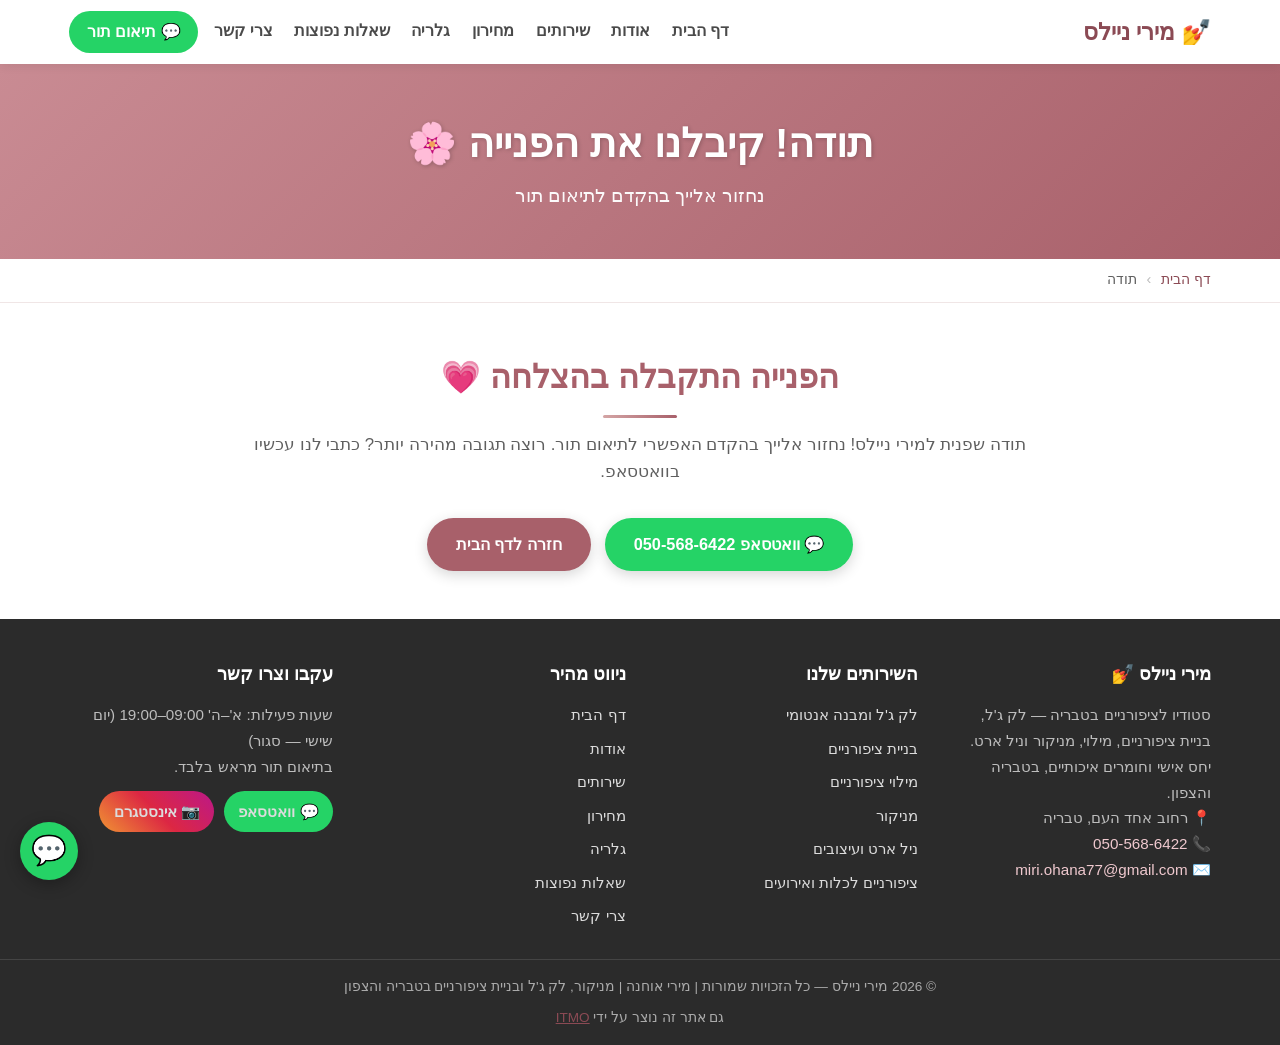
<file: thank-you.html>
<!DOCTYPE html>
<html lang="he" dir="rtl">
<head>
<meta charset="UTF-8">
<meta name="viewport" content="width=device-width, initial-scale=1.0">
<meta name="theme-color" content="#a8606a">
<title>תודה! קיבלנו את הפנייה | מירי ניילס</title>
<meta name="description" content="תודה שפנית למירי ניילס. קיבלנו את הפנייה ונחזור אלייך בהקדם לתיאום תור.">
<meta name="keywords" content="צור קשר מירי ניילס, תיאום תור ציפורניים טבריה, טלפון מירי ניילס, כתובת מירי ניילס טבריה">
<meta name="author" content="מירי אוחנה - מירי ניילס">
<meta name="robots" content="noindex, follow">
<meta name="geo.region" content="IL-Z">
<meta name="geo.placename" content="טבריה">
<meta name="geo.position" content="32.7940;35.5315">
<meta name="ICBM" content="32.7940, 35.5315">
<link rel="canonical" href="https://www.miri-nails.co.il/thank-you">
<meta property="og:type" content="website">
<meta property="og:locale" content="he_IL">
<meta property="og:site_name" content="מירי ניילס">
<meta property="og:url" content="https://www.miri-nails.co.il/thank-you">
<meta property="og:title" content="תודה! קיבלנו את הפנייה | מירי ניילס">
<meta property="og:description" content="תיאום תור בוואטסאפ 050-568-6422, רחוב אחד העם טבריה.">
<meta property="og:image" content="https://www.miri-nails.co.il/11__1_.jpeg">
<meta name="twitter:card" content="summary_large_image">
<meta name="twitter:title" content="תודה! קיבלנו את הפנייה | מירי ניילס">
<meta name="twitter:description" content="תיאום תור בוואטסאפ 050-568-6422.">
<meta name="twitter:image" content="https://www.miri-nails.co.il/11__1_.jpeg">
<link rel="preconnect" href="https://www.googletagmanager.com">
<link rel="icon" href="favicon.ico" sizes="48x48">
<link rel="icon" href="favicon.svg" type="image/svg+xml">
<link rel="icon" type="image/png" sizes="32x32" href="favicon-32.png">
<link rel="apple-touch-icon" href="apple-touch-icon.png">
<link rel="stylesheet" href="style.css">
<script>
window.addEventListener('load',function(){var s=document.createElement('script');s.src='https://www.googletagmanager.com/gtag/js?id=G-24V7088SF2';s.async=true;document.head.appendChild(s);s.onload=function(){window.dataLayer=window.dataLayer||[];function gtag(){dataLayer.push(arguments);}gtag('js',new Date());gtag('config','G-24V7088SF2');};});
</script>
</head>
<body>
<a href="#main" class="skip-link">דלגו לתוכן</a>
<div class="topbar">
  <div class="wrap">
    <a href="/" class="brand">💅 מירי ניילס</a>
    <button class="navtoggle" aria-label="פתחי תפריט" aria-expanded="false" onclick="toggleNav(this)">☰</button>
    <nav class="mainnav" aria-label="ניווט ראשי">
      <ul>
        <li><a href="/">דף הבית</a></li>
        <li><a href="about">אודות</a></li>
        <li><a href="services">שירותים</a></li>
        <li><a href="pricing">מחירון</a></li>
        <li><a href="gallery">גלריה</a></li>
        <li><a href="faq">שאלות נפוצות</a></li>
        <li><a href="contact">צרי קשר</a></li>
      </ul>
    </nav>
    <a href="https://wa.me/972505686422?text=%D7%94%D7%99%D7%99%20%D7%9E%D7%99%D7%A8%D7%99%2C%20%D7%90%D7%A9%D7%9E%D7%97%20%D7%9C%D7%AA%D7%90%D7%9D%20%D7%AA%D7%95%D7%A8" target="_blank" rel="noopener" class="topcta">💬 תיאום תור</a>
  </div>
</div>
<header class="hero">
  <div class="wrap">
    <h1>תודה! קיבלנו את הפנייה 🌸</h1>
    <p class="hero-sub">נחזור אלייך בהקדם לתיאום תור</p>
  </div>
</header>
<nav class="breadcrumb" aria-label="מיקום בעמוד"><div class="wrap"><a href="/">דף הבית</a> <span class="sep">›</span> <span>תודה</span></div></nav>
<main id="main">
<section class="alt"><div class="wrap center">
  <div class="sec-head"><h2>הפנייה התקבלה בהצלחה 💗</h2><p>תודה שפנית למירי ניילס! נחזור אלייך בהקדם האפשרי לתיאום תור. רוצה תגובה מהירה יותר? כתבי לנו עכשיו בוואטסאפ.</p></div>
  <div class="hero-cta">
    <a href="https://wa.me/972505686422?text=%D7%94%D7%99%D7%99%20%D7%9E%D7%99%D7%A8%D7%99%2C%20%D7%90%D7%A9%D7%9E%D7%97%20%D7%9C%D7%AA%D7%90%D7%9D%20%D7%AA%D7%95%D7%A8" target="_blank" rel="noopener" class="btn wa">💬 וואטסאפ 050-568-6422</a>
    <a href="/" class="btn rose">חזרה לדף הבית</a>
  </div>
</div></section>
</main>
<footer>
  <div class="footer-grid">
    <div class="footer-col">
      <h3>מירי ניילס 💅</h3>
      <p>סטודיו לציפורניים בטבריה — לק ג'ל, בניית ציפורניים, מילוי, מניקור וניל ארט. יחס אישי וחומרים איכותיים, בטבריה והצפון.</p>
      <p class="footer-nap">📍 רחוב אחד העם, טבריה<br>📞 <a href="tel:0505686422">050-568-6422</a><br>✉️ <a href="mailto:miri.ohana77@gmail.com">miri.ohana77@gmail.com</a></p>
    </div>
    <div class="footer-col">
      <h3>השירותים שלנו</h3>
      <ul>
          <li><a href="lak-gel">לק ג'ל ומבנה אנטומי</a></li>
          <li><a href="nail-building">בניית ציפורניים</a></li>
          <li><a href="fill">מילוי ציפורניים</a></li>
          <li><a href="manicure">מניקור</a></li>
          <li><a href="nail-art">ניל ארט ועיצובים</a></li>
          <li><a href="events">ציפורניים לכלות ואירועים</a></li>
      </ul>
    </div>
    <div class="footer-col">
      <h3>ניווט מהיר</h3>
      <ul>
          <li><a href="/">דף הבית</a></li>
          <li><a href="about">אודות</a></li>
          <li><a href="services">שירותים</a></li>
          <li><a href="pricing">מחירון</a></li>
          <li><a href="gallery">גלריה</a></li>
          <li><a href="faq">שאלות נפוצות</a></li>
          <li><a href="contact">צרי קשר</a></li>
      </ul>
    </div>
    <div class="footer-col">
      <h3>עקבו וצרו קשר</h3>
      <p>שעות פעילות: א'–ה' 09:00–19:00 (יום שישי — סגור)<br>בתיאום תור מראש בלבד.</p>
      <div class="footer-social">
        <a href="https://wa.me/972505686422?text=%D7%94%D7%99%D7%99%20%D7%9E%D7%99%D7%A8%D7%99%2C%20%D7%90%D7%A9%D7%9E%D7%97%20%D7%9C%D7%AA%D7%90%D7%9D%20%D7%AA%D7%95%D7%A8" target="_blank" rel="noopener" class="fbtn wa">💬 וואטסאפ</a>
        <a href="https://www.instagram.com/miri_ohana5" target="_blank" rel="noopener" class="fbtn ig">📷 אינסטגרם</a>
      </div>
    </div>
  </div>
  <div class="footer-bottom">
    <p>&copy; 2026 מירי ניילס — כל הזכויות שמורות | מירי אוחנה | מניקור, לק ג'ל ובניית ציפורניים בטבריה והצפון</p>
    <p style="margin-top:.5rem">גם אתר זה נוצר על ידי <a href="https://www.itmo.co.il/" target="_blank" rel="noopener">ITMO</a></p>
  </div>
</footer>
<a href="https://wa.me/972505686422?text=%D7%94%D7%99%D7%99%20%D7%9E%D7%99%D7%A8%D7%99%2C%20%D7%90%D7%A9%D7%9E%D7%97%20%D7%9C%D7%AA%D7%90%D7%9D%20%D7%AA%D7%95%D7%A8" target="_blank" rel="noopener" class="float-wa" aria-label="תיאום תור בוואטסאפ">💬</a>
<script src="script.js" defer></script>
</body>
</html>
</file>
<file: style.css>
*{margin:0;padding:0;box-sizing:border-box}
:root{--rose:#a8606a;--rose-dark:#8b4a54;--rose-soft:#d4a5a5;--rose-bg:#fdf6f6;--text:#3a3a3a;--muted:#5f5f5f;--gold:#c9a24a}
html{scroll-behavior:smooth;scroll-padding-top:90px}
body{font-family:'Segoe UI',Tahoma,Geneva,Verdana,sans-serif;line-height:1.65;color:var(--text);background:#fafafa}
img{max-width:100%}
a{color:var(--rose-dark)}
.wrap{max-width:1180px;margin:0 auto;padding:0 1.2rem}
.center{text-align:center}
.skip-link{position:absolute;right:-999px;top:0;background:var(--rose-dark);color:#fff;padding:.75rem 1.25rem;z-index:1000;border-radius:0 0 8px 0}
.skip-link:focus{right:0}
/* TOPBAR (fixed/consistent) */
.topbar{background:#fff;box-shadow:0 2px 10px rgba(0,0,0,.07);position:sticky;top:0;z-index:300}
.topbar .wrap{display:flex;align-items:center;gap:1rem;min-height:64px}
.brand{font-size:1.45rem;font-weight:800;color:var(--rose-dark);text-decoration:none;white-space:nowrap}
.mainnav{margin-inline-start:auto}
.mainnav ul{list-style:none;display:flex;gap:1.35rem;align-items:center}
.mainnav>ul>li{display:flex;align-items:center}
.mainnav a{color:#4a4a4a;text-decoration:none;font-weight:600;padding:.3rem 0;border-bottom:2px solid transparent;transition:.2s}
.mainnav a:hover,.mainnav a:focus{color:var(--rose);border-bottom-color:var(--rose-soft)}
.mainnav a.active{color:var(--rose);border-bottom-color:var(--rose)}
.topcta{background:#25D366;color:#fff;text-decoration:none;font-weight:700;padding:.5rem 1.1rem;border-radius:50px;white-space:nowrap;transition:.2s}
.topcta:hover{filter:brightness(.95);transform:translateY(-1px)}
.navtoggle{display:none;background:none;border:none;font-size:1.6rem;color:var(--rose-dark);cursor:pointer}
/* SERVICES DROPDOWN */
.mainnav .has-sub{position:relative}
.sub-toggle{background:none;border:none;color:inherit;font:inherit;font-size:.78rem;cursor:pointer;padding:0 .25rem;line-height:1;pointer-events:none}
.submenu{list-style:none;margin:0;padding:.4rem 0;position:absolute;top:100%;right:0;min-width:235px;background:#fff;box-shadow:0 10px 24px rgba(0,0,0,.13);border-radius:0 0 12px 12px;display:none;z-index:320}
.has-sub:hover .submenu,.has-sub:focus-within .submenu{display:block}
.submenu li{margin:0}
.submenu a{display:block;padding:.62rem 1.1rem;color:#4a4a4a;font-weight:600;border:none;white-space:nowrap}
.submenu a:hover,.submenu a:focus{color:var(--rose);background:var(--rose-bg);border:none}
/* HERO */
.hero{background:linear-gradient(135deg,#c98b93 0%,#a8606a 100%);color:#fff;text-align:center;padding:3.4rem 1rem 3rem}
.hero h1{font-size:2.5rem;margin-bottom:.7rem;text-shadow:1px 1px 4px rgba(0,0,0,.22);line-height:1.25}
.hero-sub{font-size:1.18rem;opacity:.97;max-width:760px;margin:0 auto}
.hero-cta{margin-top:1.6rem;display:flex;flex-wrap:wrap;gap:.9rem;justify-content:center}
.btn{display:inline-flex;align-items:center;gap:.45rem;padding:.8rem 1.8rem;border-radius:50px;font-weight:700;font-size:1.02rem;text-decoration:none;transition:.25s;box-shadow:0 4px 14px rgba(0,0,0,.16)}
.btn.wa{background:#25D366;color:#fff}
.btn.light{background:#fff;color:var(--rose-dark)}
.btn.rose{background:var(--rose);color:#fff}
.btn:hover{transform:translateY(-3px);box-shadow:0 7px 20px rgba(0,0,0,.24)}
/* BREADCRUMB */
.breadcrumb{background:#fff;border-bottom:1px solid #f0e6e6;font-size:.9rem}
.breadcrumb .wrap{padding-top:.6rem;padding-bottom:.6rem;color:var(--muted)}
.breadcrumb a{color:var(--rose-dark);text-decoration:none}
.breadcrumb a:hover{text-decoration:underline}
.breadcrumb .sep{margin:0 .35rem;color:#bbb}
/* SECTIONS */
section{padding:3rem 0}
section.alt{background:#fff}
.sec-head{text-align:center;max-width:820px;margin:0 auto 2rem}
.sec-head h2{color:var(--rose);font-size:2rem;margin-bottom:.8rem;position:relative;padding-bottom:.9rem}
.sec-head h2::after{content:'';position:absolute;bottom:0;right:50%;transform:translateX(50%);width:74px;height:3px;background:linear-gradient(90deg,var(--rose-soft),var(--rose));border-radius:2px}
.sec-head p{color:var(--muted);font-size:1.05rem}
.prose{max-width:820px;margin:0 auto;font-size:1.06rem;line-height:1.9}
.prose h2{color:var(--rose);font-size:1.6rem;margin:1.6rem 0 .7rem}
.prose h3{color:var(--rose-dark);font-size:1.2rem;margin:1.2rem 0 .5rem}
.prose p{margin-bottom:1rem}
.prose ul{margin:0 1.4rem 1.1rem}
.prose li{margin-bottom:.4rem}
/* CARDS GRID */
.grid{display:grid;grid-template-columns:repeat(auto-fit,minmax(260px,1fr));gap:1.5rem}
.card{background:#fff;border:2px solid #f0e6e6;border-radius:14px;padding:1.8rem;text-align:center;transition:.3s;text-decoration:none;color:inherit;display:block}
.card:hover{transform:translateY(-5px);box-shadow:0 10px 24px rgba(168,96,106,.18);border-color:var(--rose-soft)}
.card .ic{font-size:2.7rem;margin-bottom:.7rem}
.card h3{color:var(--rose);font-size:1.25rem;margin-bottom:.5rem}
.card p{color:var(--muted);font-size:.98rem}
.card .more{display:inline-block;margin-top:.8rem;color:var(--rose-dark);font-weight:700}
/* WHY */
.why-grid{display:grid;grid-template-columns:repeat(auto-fit,minmax(200px,1fr));gap:1.3rem}
.why{background:#fff;border-radius:12px;padding:1.4rem;text-align:center;box-shadow:0 4px 14px rgba(0,0,0,.05)}
.why .ic{font-size:2.2rem;margin-bottom:.5rem}
.why h3{color:var(--rose);font-size:1.08rem;margin-bottom:.3rem}
.why p{color:var(--muted);font-size:.95rem}
/* PRICING */
.pricing{max-width:680px;margin:0 auto;border-collapse:collapse;width:100%;background:#fff;border-radius:12px;overflow:hidden;box-shadow:0 5px 18px rgba(0,0,0,.07)}
.pricing th{background:var(--rose);color:#fff;padding:.9rem 1.2rem;text-align:right;font-size:1.05rem}
.pricing th.l{text-align:left}
.pricing td{padding:.85rem 1.2rem;border-bottom:1px solid #f3e9e9;color:#444}
.pricing td.l{text-align:left;font-weight:700;color:var(--rose-dark);white-space:nowrap}
.pricing tr:nth-child(even) td{background:var(--rose-bg)}
.pricing tr:last-child td{border-bottom:none}
.price-note{text-align:center;color:var(--muted);font-size:.9rem;margin-top:1rem;max-width:680px;margin-inline:auto}
/* GALLERY */
.gallery{display:grid;grid-template-columns:repeat(auto-fit,minmax(210px,1fr));gap:1.2rem}
.gitem{aspect-ratio:1;border-radius:12px;overflow:hidden;box-shadow:0 3px 14px rgba(0,0,0,.14);transition:.3s}
.gitem:hover{transform:scale(1.03);box-shadow:0 6px 20px rgba(0,0,0,.2)}
.gitem img{width:100%;height:100%;object-fit:cover;display:block}
/* AREA TAGS */
.tags{display:flex;flex-wrap:wrap;justify-content:center;gap:.6rem;margin-top:1.4rem}
.tag{background:#fff;color:var(--rose-dark);border:1px solid #f0dada;padding:.45rem 1rem;border-radius:50px;font-weight:600;font-size:.95rem}
/* FAQ */
.faq{max-width:840px;margin:0 auto}
.faq-item{background:#fff;border:1px solid #f0e6e6;border-radius:10px;margin-bottom:.9rem;overflow:hidden}
.faq-q{width:100%;background:#fff;padding:1rem 1.3rem;font-weight:700;color:var(--rose-dark);cursor:pointer;display:flex;justify-content:space-between;align-items:center;border:none;text-align:right;font-size:1.02rem;font-family:inherit}
.faq-q:hover{background:var(--rose-bg)}
.faq-a{padding:0 1.3rem;color:#4a4a4a;max-height:0;overflow:hidden;transition:max-height .3s ease,padding .3s ease}
.faq-item.open .faq-a{padding:1rem 1.3rem;max-height:500px}
.faq-arrow{transition:transform .3s}
.faq-item.open .faq-arrow{transform:rotate(180deg)}
/* REVIEWS */
.reviews-grid{display:grid;grid-template-columns:repeat(auto-fit,minmax(250px,1fr));gap:1.3rem;margin-bottom:1.8rem;text-align:right}
.review-card{background:#fff;border:2px solid #f0e6e6;border-radius:14px;padding:1.4rem 1.5rem}
.review-stars{color:#f0a500;font-size:1.05rem;letter-spacing:2px;margin-bottom:.45rem}
.review-card p{color:#4a4a4a;font-size:.98rem;line-height:1.7;margin-bottom:.7rem}
.review-card .rname{color:var(--rose-dark);font-weight:700;font-size:.92rem}
.review-card .rsrc{color:var(--muted);font-size:.82rem}
/* BAND */
.band{background:linear-gradient(135deg,#c98b93,#a8606a);color:#fff;text-align:center}
.band h2{font-size:1.9rem;margin-bottom:.6rem}
.band p{opacity:.96;max-width:680px;margin:0 auto}
/* EVENTS HIGHLIGHT */
.highlight{background:linear-gradient(135deg,#fdf0f0,#fdf8f8);border:2px solid #f0dada;border-radius:14px;padding:1.6rem 1.8rem;text-align:center;max-width:820px;margin:1.6rem auto 0}
.highlight h3{color:var(--rose);margin-bottom:.4rem;font-size:1.25rem}
.highlight p{color:var(--muted)}
/* CONTACT */
.contact-grid{display:grid;grid-template-columns:repeat(auto-fit,minmax(230px,1fr));gap:1.2rem;max-width:920px;margin:0 auto}
.cinfo{background:#fff;border:2px solid #f0e6e6;border-radius:12px;padding:1.5rem;text-align:center}
.cinfo .ic{font-size:1.9rem;margin-bottom:.4rem}
.cinfo strong{display:block;color:var(--rose-dark);margin-bottom:.3rem}
.cinfo a{color:var(--rose-dark);text-decoration:none}
/* FOOTER */
footer{background:#2b2b2b;color:#e8e8e8;margin-top:0}
.footer-grid{max-width:1180px;margin:0 auto;padding:2.6rem 1.2rem 1.4rem;display:grid;grid-template-columns:repeat(auto-fit,minmax(220px,1fr));gap:1.8rem}
.footer-col h3{color:#fff;font-size:1.1rem;margin-bottom:.8rem}
.footer-col p{color:#bdbdbd;font-size:.95rem;line-height:1.7}
.footer-col ul{list-style:none}
.footer-col li{margin-bottom:.45rem}
.footer-col a{color:#dcdcdc;text-decoration:none;font-size:.95rem}
.footer-col a:hover{color:#f0c9cf;text-decoration:underline}
.footer-nap a{color:#f0c9cf}
.footer-social{display:flex;flex-wrap:wrap;gap:.6rem;margin-top:.7rem}
.fbtn{text-decoration:none;color:#fff;padding:.5rem .9rem;border-radius:40px;font-weight:700;font-size:.9rem}
.fbtn.wa{background:#25D366}
.fbtn.ig{background:linear-gradient(45deg,#f09433,#dc2743,#bc1888)}
.footer-bottom{border-top:1px solid #444;text-align:center;padding:1rem;color:#aaa;font-size:.85rem}
/* CONTACT FORM */
.contact-form{max-width:560px;margin:0 auto;text-align:right}
.contact-form .field{margin-bottom:1rem}
.contact-form label{display:block;margin-bottom:.35rem;font-weight:600;color:var(--rose-dark);font-size:.95rem}
.contact-form input,.contact-form select,.contact-form textarea{width:100%;padding:.72rem .9rem;border:1.5px solid #e6d6d6;border-radius:10px;font-family:inherit;font-size:1rem;background:#fff;color:var(--text)}
.contact-form input:focus,.contact-form select:focus,.contact-form textarea:focus{outline:none;border-color:var(--rose);box-shadow:0 0 0 3px rgba(168,96,106,.12)}
.contact-form textarea{resize:vertical}
.contact-form button{margin-top:.4rem;cursor:pointer;border:none;width:100%}
.contact-form .form-note{margin-top:.85rem;color:var(--muted);font-size:.85rem;text-align:center}
.hidden-bot{display:none}
/* FLOAT WA */
.float-wa{position:fixed;bottom:20px;left:20px;z-index:250;background:#25D366;color:#fff;width:58px;height:58px;border-radius:50%;display:flex;align-items:center;justify-content:center;font-size:1.8rem;box-shadow:0 4px 16px rgba(0,0,0,.3);text-decoration:none;transition:.25s}
.float-wa:hover{transform:scale(1.08)}
/* RESPONSIVE */
@media(max-width:860px){
  .navtoggle{display:block;margin-inline-start:auto;order:2}
  .topcta{order:3;padding:.45rem .9rem;font-size:.92rem}
  .mainnav{order:4;flex-basis:100%;display:none;margin:0}
  .topbar .wrap{flex-wrap:wrap}
  .mainnav.open{display:block}
  .mainnav ul{flex-direction:column;gap:0;padding:.4rem 0 .7rem}
  .mainnav>ul>li{display:block;border-bottom:1px solid #f3eaea;position:relative}
  .mainnav>ul>li>a{display:block;padding:.9rem .2rem}
  /* dropdown becomes an inline accordion on mobile */
  .sub-toggle{pointer-events:auto;position:absolute;top:.6rem;left:0;font-size:1.2rem;padding:.3rem .55rem;color:var(--rose-dark)}
  .has-sub:hover .submenu,.has-sub:focus-within .submenu{display:none}
  .submenu{position:static;box-shadow:none;border-radius:0;min-width:0;padding:0 0 .4rem;background:transparent}
  .mainnav .has-sub .submenu.open{display:block}
  .submenu a{padding:.65rem 1rem;font-weight:600}
  .hero{padding:2.6rem 1rem 2.4rem}
  .hero h1{font-size:1.8rem}
  .hero-sub{font-size:1.05rem}
}
</file>
